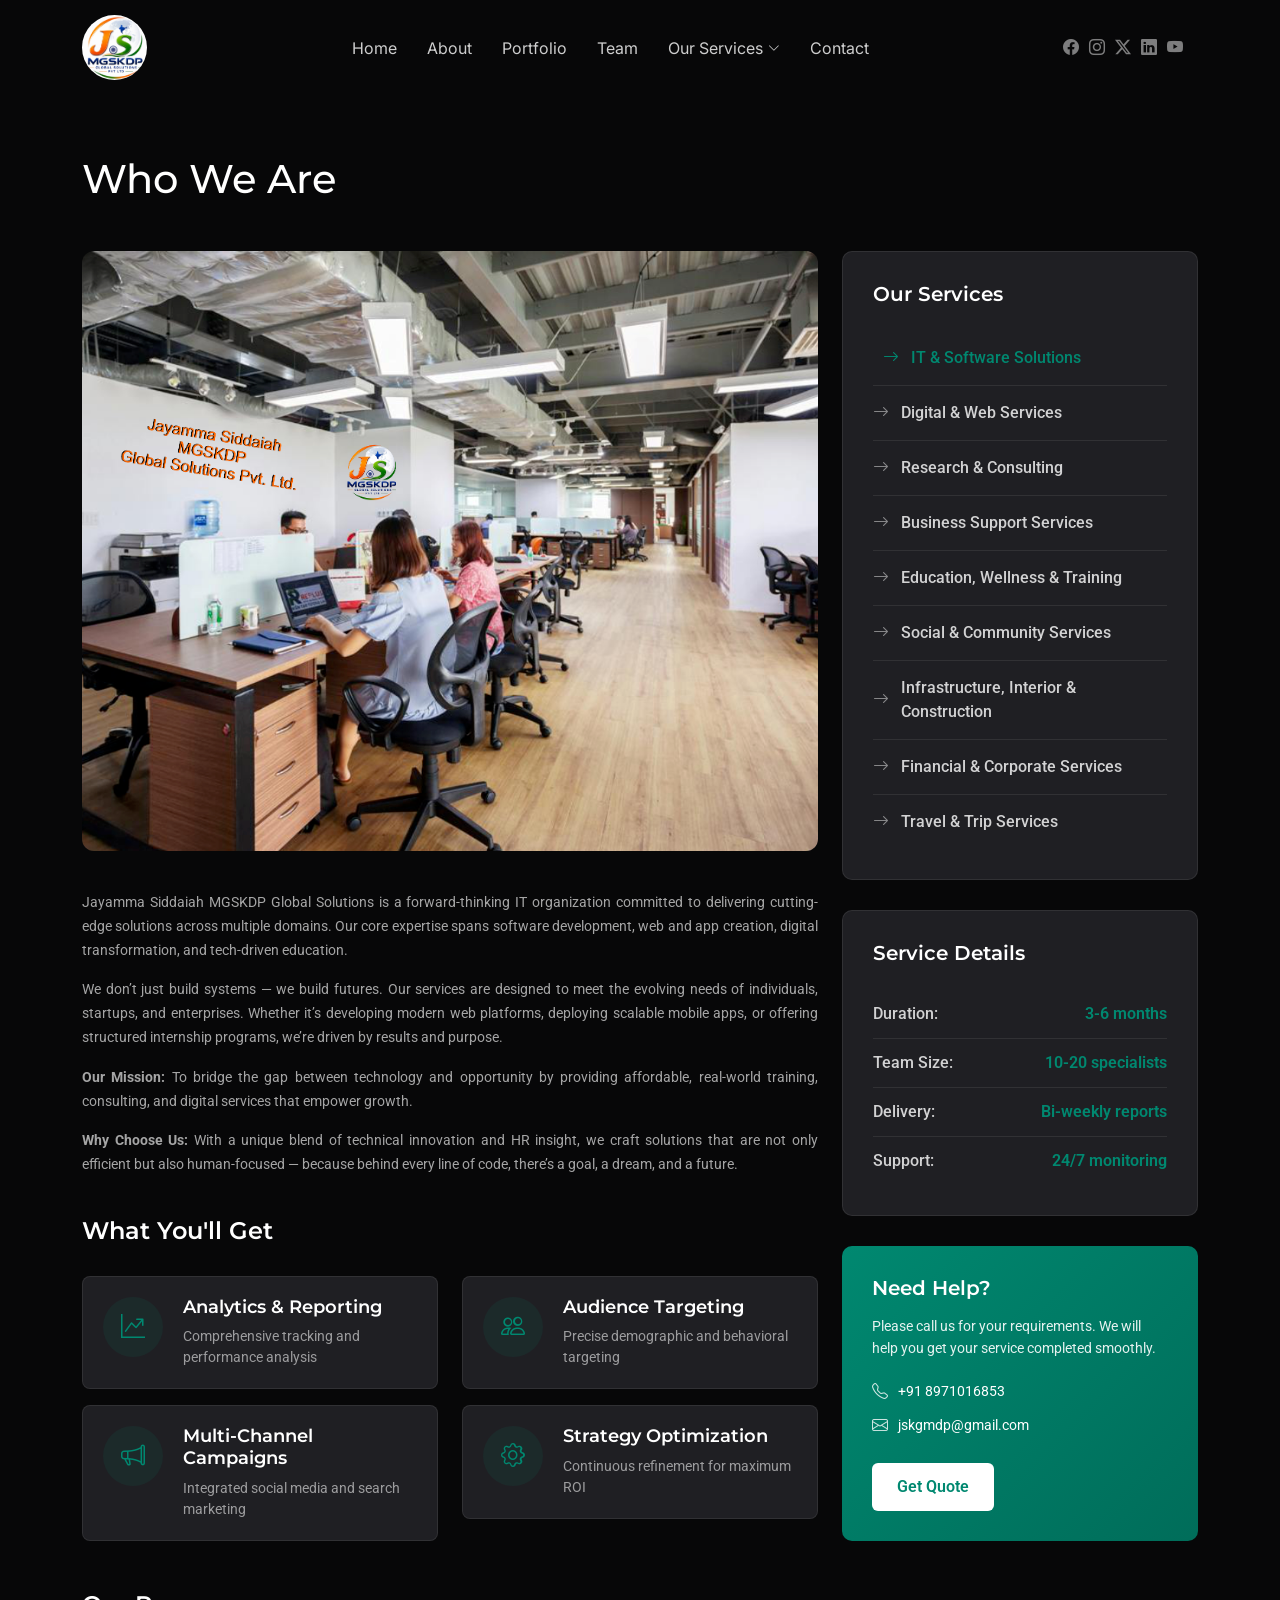
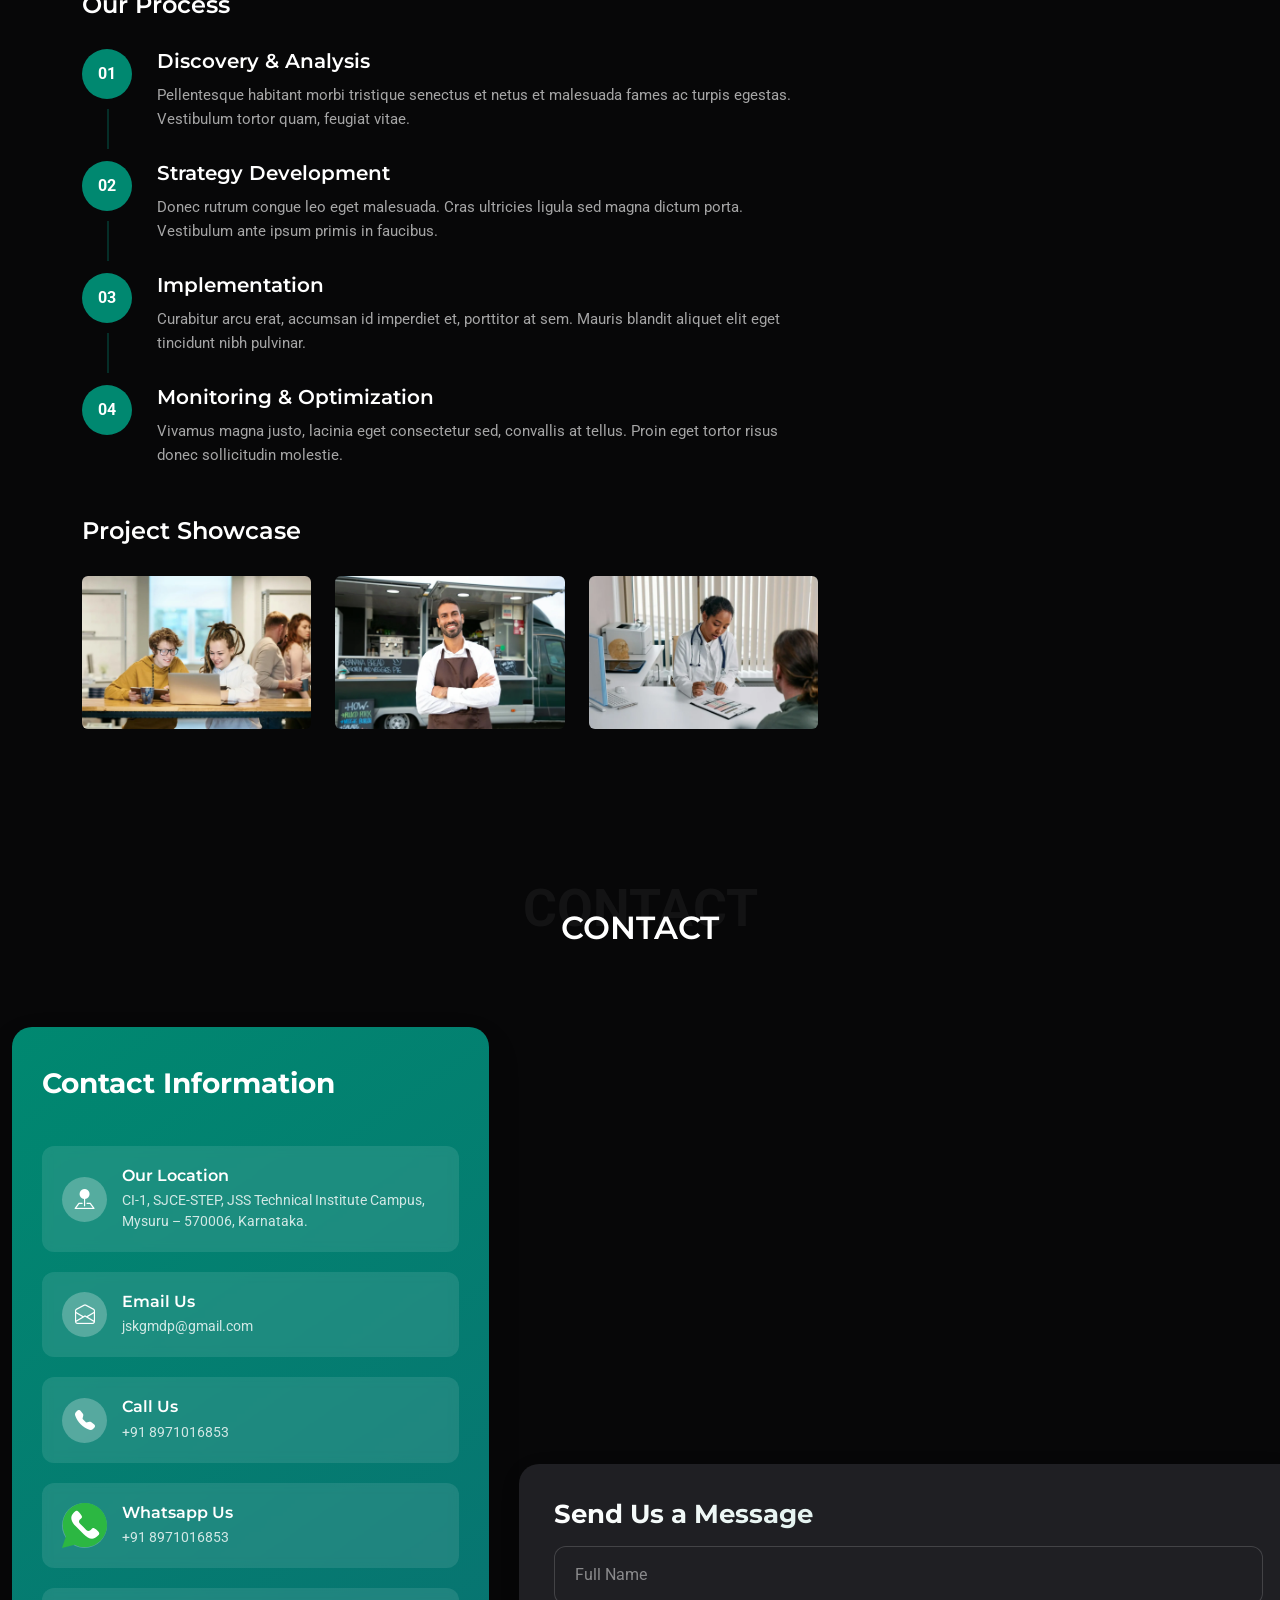
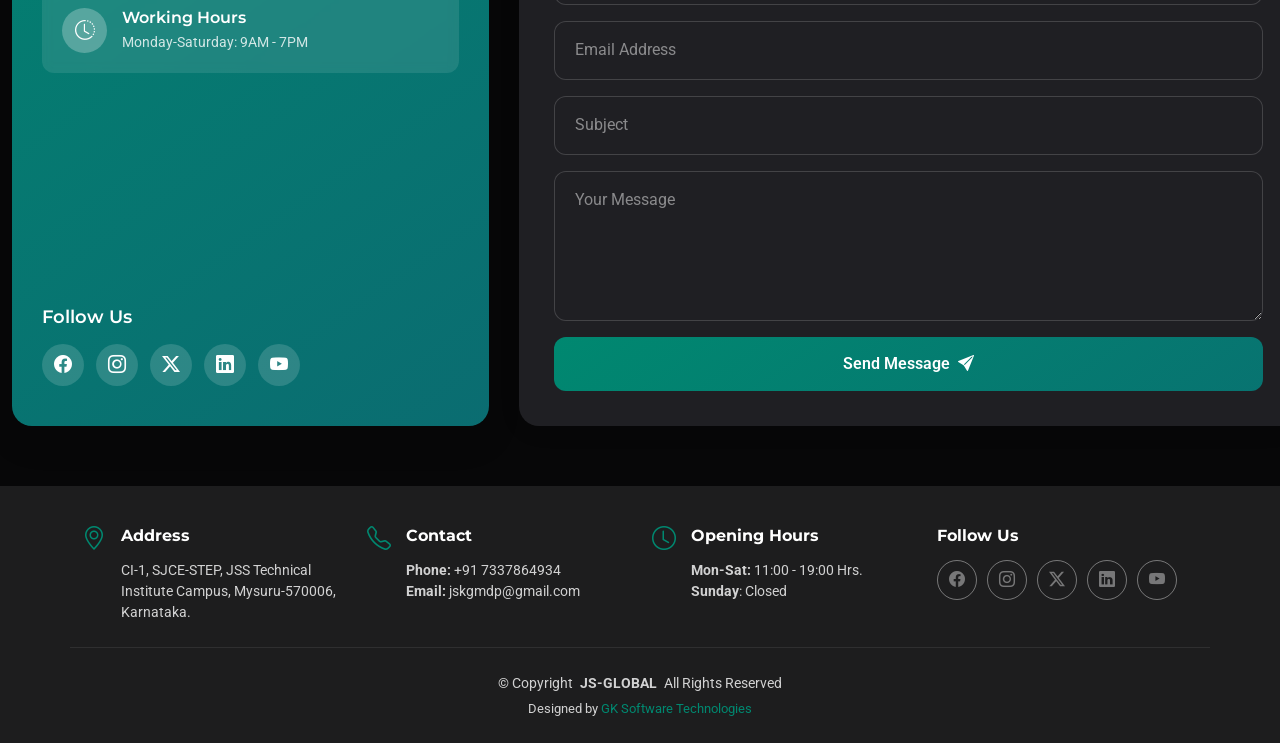
<file: about.html>
<!DOCTYPE html>
<html lang="en">

<head>
  <meta charset="utf-8">
  <meta content="width=device-width, initial-scale=1.0" name="viewport">
  <title>JS Global- Innovative Business Solutions for Tomorrow</title>
  <meta name="description" content="">
  <meta name="keywords" content="">

  <!-- Favicons -->
  <link href="assets/img/favicon.png" rel="icon">
  <link href="assets/img/apple-touch-icon.png" rel="apple-touch-icon">

  <!-- Fonts -->
  <link href="https://fonts.googleapis.com" rel="preconnect">
  <link href="https://fonts.gstatic.com" rel="preconnect" crossorigin>
  <link href="https://fonts.googleapis.com/css2?family=Roboto:ital,wght@0,100;0,300;0,400;0,500;0,700;0,900;1,100;1,300;1,400;1,500;1,700;1,900&family=Montserrat:ital,wght@0,100;0,200;0,300;0,400;0,500;0,600;0,700;0,800;0,900;1,100;1,200;1,300;1,400;1,500;1,600;1,700;1,800;1,900&family=Inter:wght@100;200;300;400;500;600;700;800;900&display=swap" rel="stylesheet">

  <!-- Vendor CSS Files -->
  <link href="assets/vendor/bootstrap/css/bootstrap.min.css" rel="stylesheet">
  <link href="assets/vendor/bootstrap-icons/bootstrap-icons.css" rel="stylesheet">
  <link href="assets/vendor/aos/aos.css" rel="stylesheet">
  <link href="assets/vendor/glightbox/css/glightbox.min.css" rel="stylesheet">
  <link href="assets/vendor/swiper/swiper-bundle.min.css" rel="stylesheet">

  <!-- Main CSS File -->
  <link href="assets/css/main.css" rel="stylesheet">

  <!-- =======================================================
  * Template Name: Nexa
  * Template URL: https://bootstrapmade.com/nexa-bootstrap-agency-template/
  * Updated: Aug 19 2025 with Bootstrap v5.3.7
  * Author: BootstrapMade.com
  * License: https://bootstrapmade.com/license/
  ======================================================== -->
</head>

<body class="service-details-page">

  <header id="header" class="header d-flex align-items-center sticky-top">
    <div class="container position-relative d-flex align-items-center justify-content-between">

      <a href="index.html" class="logo d-flex align-items-center me-auto me-xl-0">
        <!-- Uncomment the line below if you also wish to use an image logo -->
        <img src="assets/images/jslogonew.jpeg" alt="">
        <!-- <h1 class="sitename">Nexa</h1> -->
      </a>

      <nav id="navmenu" class="navmenu">
        <ul>
          <li><a href="index.html" class="active">Home</a></li>
          <li><a href="#about">About</a></li>
          <li><a href="#portfolio">Portfolio</a></li>
          <li><a href="#team">Team</a></li>
             <li class="dropdown"><a href="#"><span>Our Services</span> <i class="bi bi-chevron-down toggle-dropdown"></i></a>
            <ul>
               <li><a href="it-software.html">IT & Software Solutions</a></li>
              <li><a href="digital-web.html">Digital & Web Services</a></li>
              <li><a href="research-consult.html">Research & Consulting</a></li>
              <li><a href="business-support.html">Business Support Services</a></li>
              <li><a href="education-wellness.html">Education, Wellness & Training</a></li>
              <li><a href="social-community.html">Social & Community Services</a></li>
              <li><a href="infrastructure-construction.html">Infrastructure, Interior & Construction</a></li>
              <li><a href="financial-service.html">Financial & Corporate Services</a></li>
               <li><a href="travel-services.html">Travel & Trip Services</a></li>
            </ul>
          </li>
          <li><a href="#contact">Contact</a></li>
        </ul>
        <i class="mobile-nav-toggle d-xl-none bi bi-list"></i>
      </nav>

      <div class="header-social-links">
       <a href="https://www.facebook.com/profile.php?id=61589741126124"><i class="bi bi-facebook"></i></a>
            <a href="https://www.instagram.com/jaya12052026/"><i class="bi bi-instagram"></i></a>
               <a href="#"><i class="bi bi-twitter-x"></i></a>
                <a href="#"><i class="bi bi-linkedin"></i></a>
                <a href="#"><i class="bi bi-youtube"></i></a>
      </div>

    </div>
  </header>

  <main class="main">

    <!-- Page Title -->
    <!-- <div class="page-title light-background">
      <div class="container d-lg-flex justify-content-between align-items-center">
        <h1 class="mb-2 mb-lg-0">Who We Are</h1>
        <nav class="breadcrumbs">
          <ol>
            <li><a href="index.html">Home</a></li>
            <li class="current">Service Details</li>
          </ol>
        </nav>
      </div>
    </div> -->
    <!-- End Page Title -->

    <!-- Service Details Section -->
    <section id="service-details" class="service-details section">

      <div class="container" data-aos="fade-up" data-aos-delay="100">

        <div class="row gy-5">
          <h1 class="mb-2 mb-lg-0">Who We Are</h1>

          <div class="col-lg-8" data-aos="fade-up" data-aos-delay="200">
            <div class="service-hero">
              <img src="assets/images/about-js.png" alt="" class="img-fluid">
              <!-- <div class="service-badge">
                <span>Premium Service</span>
              </div> -->
            </div>

            <div class="service-content">
              <div class="service-header">
                <!-- <h2>About Us</h2> -->
                <p class="service-intro" style="text-align: justify;">Jayamma Siddaiah MGSKDP Global Solutions is a forward-thinking IT organization committed to delivering cutting-edge solutions across multiple domains. Our core expertise spans software development, web and app creation, digital transformation, and tech-driven education.</p>
                  <p class="service-intro" style="text-align: justify;">We don’t just build systems — we build futures. Our services are designed to meet the evolving needs of individuals, startups, and enterprises. Whether it’s developing modern web platforms, deploying scalable mobile apps, or offering structured internship programs, we’re driven by results and purpose.</p>
                    <p class="service-intro" style="text-align: justify;"> <strong>Our Mission:</strong> To bridge the gap between technology and opportunity by providing affordable, real-world training, consulting, and digital services that empower growth.</p>
                       <p class="service-intro" style="text-align: justify;"><strong> Why Choose Us:</strong> With a unique blend of technical innovation and HR insight, we craft solutions that are not only efficient but also human-focused — because behind every line of code, there’s a goal, a dream, and a future.</p>
              </div>

              <div class="service-features">
                <h4>What You'll Get</h4>
                <div class="row gy-3">
                  <div class="col-md-6">
                    <div class="feature-item">
                      <div class="feature-icon">
                        <i class="bi bi-graph-up-arrow"></i>
                      </div>
                      <div class="feature-content">
                        <h5>Analytics &amp; Reporting</h5>
                        <p>Comprehensive tracking and performance analysis</p>
                      </div>
                    </div>
                  </div>
                  <div class="col-md-6">
                    <div class="feature-item">
                      <div class="feature-icon">
                        <i class="bi bi-people"></i>
                      </div>
                      <div class="feature-content">
                        <h5>Audience Targeting</h5>
                        <p>Precise demographic and behavioral targeting</p>
                      </div>
                    </div>
                  </div>
                  <div class="col-md-6">
                    <div class="feature-item">
                      <div class="feature-icon">
                        <i class="bi bi-megaphone"></i>
                      </div>
                      <div class="feature-content">
                        <h5>Multi-Channel Campaigns</h5>
                        <p>Integrated social media and search marketing</p>
                      </div>
                    </div>
                  </div>
                  <div class="col-md-6">
                    <div class="feature-item">
                      <div class="feature-icon">
                        <i class="bi bi-gear"></i>
                      </div>
                      <div class="feature-content">
                        <h5>Strategy Optimization</h5>
                        <p>Continuous refinement for maximum ROI</p>
                      </div>
                    </div>
                  </div>
                </div>
              </div>

              <div class="service-process">
                <h4>Our Process</h4>
                <div class="process-steps">
                  <div class="process-step">
                    <div class="step-number">01</div>
                    <div class="step-content">
                      <h5>Discovery &amp; Analysis</h5>
                      <p>Pellentesque habitant morbi tristique senectus et netus et malesuada fames ac turpis egestas. Vestibulum tortor quam, feugiat vitae.</p>
                    </div>
                  </div>
                  <div class="process-step">
                    <div class="step-number">02</div>
                    <div class="step-content">
                      <h5>Strategy Development</h5>
                      <p>Donec rutrum congue leo eget malesuada. Cras ultricies ligula sed magna dictum porta. Vestibulum ante ipsum primis in faucibus.</p>
                    </div>
                  </div>
                  <div class="process-step">
                    <div class="step-number">03</div>
                    <div class="step-content">
                      <h5>Implementation</h5>
                      <p>Curabitur arcu erat, accumsan id imperdiet et, porttitor at sem. Mauris blandit aliquet elit eget tincidunt nibh pulvinar.</p>
                    </div>
                  </div>
                  <div class="process-step">
                    <div class="step-number">04</div>
                    <div class="step-content">
                      <h5>Monitoring &amp; Optimization</h5>
                      <p>Vivamus magna justo, lacinia eget consectetur sed, convallis at tellus. Proin eget tortor risus donec sollicitudin molestie.</p>
                    </div>
                  </div>
                </div>
              </div>

              <div class="service-gallery" data-aos="fade-up" data-aos-delay="300">
                <h4>Project Showcase</h4>
                <div class="row gy-3">
                  <div class="col-md-4">
                    <img src="assets/img/services/services-2.webp" alt="" class="img-fluid rounded">
                  </div>
                  <div class="col-md-4">
                    <img src="assets/img/services/services-8.webp" alt="" class="img-fluid rounded">
                  </div>
                  <div class="col-md-4">
                    <img src="assets/img/services/services-11.webp" alt="" class="img-fluid rounded">
                  </div>
                  </div>
              </div>
            </div>
          </div>

          <div class="col-lg-4" data-aos="fade-up" data-aos-delay="400">
            <div class="service-sidebar">

              <div class="service-menu">
                <h4>Our Services</h4>
                <div class="menu-list">
                  <a href="it-software.html" class="menu-item active">
                    <i class="bi bi-arrow-right"></i>
                    <span>IT & Software Solutions</span>
                  </a>
                  <a href="digital-web.html" class="menu-item">
                    <i class="bi bi-arrow-right"></i>
                    <span>Digital & Web Services</span>
                  </a>
                  <a href="research-consult.html" class="menu-item">
                    <i class="bi bi-arrow-right"></i>
                    <span>Research & Consulting</span>
                  </a>
                  <a href="business-support.html" class="menu-item">
                    <i class="bi bi-arrow-right"></i>
                    <span>Business Support Services</span>
                  </a>
                  <a href="education-wellness.html" class="menu-item">
                    <i class="bi bi-arrow-right"></i>
                    <span>Education, Wellness & Training</span>
                  </a>
                       <a href="social-community.html" class="menu-item">
                    <i class="bi bi-arrow-right"></i>
                    <span>Social & Community Services</span>
                  </a>
                       <a href="infrastructure-construction.html" class="menu-item">
                    <i class="bi bi-arrow-right"></i>
                    <span>Infrastructure, Interior & Construction</span>
                  </a>
                       <a href="financial-service.html" class="menu-item">
                    <i class="bi bi-arrow-right"></i>
                    <span>Financial & Corporate Services</span>
                  </a>
                         <a href="travel-services.html" class="menu-item">
                    <i class="bi bi-arrow-right"></i>
                    <span>Travel & Trip Services</span>
                  </a>
                </div>
              </div>

              <div class="service-info">
                <h4>Service Details</h4>
                <div class="info-list">
                  <div class="info-item">
                    <span class="info-label">Duration:</span>
                    <span class="info-value">3-6 months</span>
                  </div>
                  <div class="info-item">
                    <span class="info-label">Team Size:</span>
                    <span class="info-value">10-20 specialists</span>
                  </div>
                  <div class="info-item">
                    <span class="info-label">Delivery:</span>
                    <span class="info-value">Bi-weekly reports</span>
                  </div>
                  <div class="info-item">
                    <span class="info-label">Support:</span>
                    <span class="info-value">24/7 monitoring</span>
                  </div>
                </div>
              </div>

              <div class="contact-card">
                <div class="contact-content">
                  <h4>Need Help?</h4>
                  <p>Please call us for your requirements. We will help you get your service completed smoothly.
</p>
                  <div class="contact-info">
                    <div class="contact-item">
                      <i class="bi bi-telephone"></i>
                      <span>+91 8971016853</span>
                    </div>
                    <div class="contact-item">
                      <i class="bi bi-envelope"></i>
                      <span>jskgmdp@gmail.com</span>
                    </div>
                  </div>
                  <a href="#" class="btn btn-primary">Get Quote</a>
                </div>
              </div>

            </div>
          </div>

        </div>

      </div>

    </section><!-- /Service Details Section -->

    
    <!-- Contact Section -->
    <section id="contact" class="contact section">
      <!-- Section Title -->
      <div class="container section-title" data-aos="fade-up">
        <span class="description-title">Contact</span>
        <h2>Contact</h2>
        <!-- <p>Necessitatibus eius consequatur ex aliquid fuga eum quidem sint consectetur velit</p> -->
      </div><!-- End Section Title -->

      <div class="container">
        <div class="contact-wrapper">
          <div class="contact-info-panel">
            <div class="contact-info-header">
              <h3>Contact Information</h3>
              <!-- <p>Dignissimos deleniti accusamus rerum voluptate. Dignissimos rerum sit maiores reiciendis voluptate inventore ut.</p> -->
            </div>

            <div class="contact-info-cards">
              <div class="info-card">
                <div class="icon-container">
                  <i class="bi bi-pin-map-fill"></i>
                </div>
                <div class="card-content">
                  <h4>Our Location</h4>
                  <p>CI-1, SJCE-STEP, JSS Technical Institute Campus, Mysuru – 570006, Karnataka.</p>
                </div>
              </div>

              <a href="mailto:jskgmdp@gmail.com" class="call-card">
              <div class="info-card">
                <div class="icon-container">
                  <i class="bi bi-envelope-open"></i>
                </div>
                <div class="card-content">
                  <h4>Email Us</h4>
                  <p>jskgmdp@gmail.com</p>
                </div>
              </div></a>

              <a href="tel:+918971016853" class="call-card">
              <div class="info-card">
                <div class="icon-container">
                  <i class="bi bi-telephone-fill"></i>
                </div>

                <div class="card-content">
                  <h4>Call Us</h4>

                  <p>+91 8971016853</p>
                </div>
              </div> </a>

              <a href="https://wa.me/918971016853?text=Hi,%20I%20am%20interested%20in%20your%20services.%20Please%20provide%20more%20details."
                            class="call-card"
                            target="_blank">
              <div class="info-card">
                <div class="icon-container">
                  <svg version="1.1" id="Capa_1" xmlns="http://www.w3.org/2000/svg" xmlns:xlink="http://www.w3.org/1999/xlink" x="0px" y="0px"
	                      viewBox="0 0 58 58" style="enable-background:new 0 0 58 58;" xml:space="preserve">
                    <g>
	                    <path style="fill:#2CB742;" d="M0,58l4.988-14.963C2.457,38.78,1,33.812,1,28.5C1,12.76,13.76,0,29.5,0S58,12.76,58,28.5
		                        S45.24,57,29.5,57c-4.789,0-9.299-1.187-13.26-3.273L0,58z"/>
	                    <path style="fill:#FFFFFF;" d="M47.683,37.985c-1.316-2.487-6.169-5.331-6.169-5.331c-1.098-0.626-2.423-0.696-3.049,0.42
                            c0,0-1.577,1.891-1.978,2.163c-1.832,1.241-3.529,1.193-5.242-0.52l-3.981-3.981l-3.981-3.981c-1.713-1.713-1.761-3.41-0.52-5.242
                            c0.272-0.401,2.163-1.978,2.163-1.978c1.116-0.627,1.046-1.951,0.42-3.049c0,0-2.844-4.853-5.331-6.169
                            c-1.058-0.56-2.357-0.364-3.203,0.482l-1.758,1.758c-5.577,5.577-2.831,11.873,2.746,17.45l5.097,5.097l5.097,5.097
                            c5.577,5.577,11.873,8.323,17.45,2.746l1.758-1.758C48.048,40.341,48.243,39.042,47.683,37.985z"/>
                        </g>
                  </svg>
                </div>
                <div class="card-content">
                  <h4>Whatsapp Us</h4>
                  <p>+91 8971016853</p>
                </div>
              </div>  </a>
              


              <div class="info-card">
                <div class="icon-container">
                  <i class="bi bi-clock-history"></i>
                </div>
                <div class="card-content">
                  <h4>Working Hours</h4>
                  <p>Monday-Saturday: 9AM - 7PM</p>
                </div>
              </div>
            </div>

            <div class="social-links-panel">
              <h5>Follow Us</h5>
              <div class="social-icons">
                <a href="https://www.facebook.com/profile.php?id=61589741126124"><i class="bi bi-facebook"></i></a>
                        <a href="https://www.instagram.com/jaya12052026/"><i class="bi bi-instagram"></i></a>
                      <a href="#"><i class="bi bi-twitter-x"></i></a>
                <a href="#"><i class="bi bi-linkedin"></i></a>
                <a href="#"><i class="bi bi-youtube"></i></a>
              </div>
            </div>
          </div>
          <div class="contact-form-panel">
<div class="map-container">
  <iframe
   src="https://www.google.com/maps/embed?pb=!1m18!1m12!1m3!1d3897.9906392015014!2d76.61071902478491!3d12.316416728904521!2m3!1f0!2f0!3f0!3m2!1i1024!2i768!4f13.1!3m3!1m2!1s0x3baf7b67b7b7609b%3A0xb265f428562cf9ef!2sSJCE-STEP!5e0!3m2!1sen!2sin!4v1779540775762!5m2!1sen!2sin" width="600" height="450" style="border:0;" allowfullscreen="" loading="lazy" referrerpolicy="no-referrer-when-downgrade">
  </iframe>  
  <style>
  .map-container iframe {
    border-radius: 15px;
    border: 0;
    }
</style>
</div>
      <div class="form-container">
              <h3>Send Us a Message</h3>
              
              <form action="https://api.web3forms.com/submit" method="POST">
                <input type="hidden" name="access_key" value="e2772ad6-9057-434c-86b8-b969ebd08cb9">
                
                <div class="form-floating mb-3">
                  <input type="text" class="form-control" id="nameInput" name="name" placeholder="Full Name" required="">
                  <label for="nameInput">Full Name</label>
                </div>

                <div class="form-floating mb-3">
                  <input type="email" class="form-control" id="emailInput" name="email" placeholder="Email Address" required="">
                  <label for="emailInput">Email Address</label>
                </div>

                <div class="form-floating mb-3">
                  <input type="text" class="form-control" id="subjectInput" name="subject" placeholder="Subject" required="">
                  <label for="subjectInput">Subject</label>
                </div>

                <div class="form-floating mb-3">
                  <textarea class="form-control" id="messageInput" name="message" rows="5" placeholder="Your Message" style="height: 150px" required=""></textarea>
                  <label for="messageInput">Your Message</label>
                </div>

                <div class="d-grid">
                  <button type="submit" class="btn-submit">
                    Send Message <i class="bi bi-send-fill ms-2"></i>
                  </button>
                </div>

              </form>
            </div>
          </div>
        </div>
      </div>
    </section><!-- /Contact Section -->
  </main>

  <footer id="footer" class="footer light-background">

    <div class="container">
      <div class="row gy-3">
        <div class="col-lg-3 col-md-6 d-flex">
          <i class="bi bi-geo-alt icon"></i>
          <div class="address">
            <h4>Address</h4>
            <p>CI-1, SJCE-STEP, JSS Technical Institute Campus, Mysuru-570006, Karnataka.</p>
            <p></p>
            <p></p>
          </div>

        </div>

        <div class="col-lg-3 col-md-6 d-flex">
          <i class="bi bi-telephone icon"></i>
          <div>
            <h4>Contact</h4>
            <p>
              <strong>Phone:</strong> <span>+91 7337864934</span><br>
              <strong>Email:</strong> <span>jskgmdp@gmail.com</span><br>
            </p>
          </div>
        </div>

        <div class="col-lg-3 col-md-6 d-flex">
          <i class="bi bi-clock icon"></i>
          <div>
            <h4>Opening Hours</h4>
            <p>
              <strong>Mon-Sat:</strong> <span>11:00 - 19:00 Hrs.</span><br>
              <strong>Sunday</strong>: <span>Closed</span>
            </p>
          </div>
        </div>

        <div class="col-lg-3 col-md-6">
          <h4>Follow Us</h4>
          <div class="social-links d-flex">
                  <a href="https://www.facebook.com/profile.php?id=61589741126124"><i class="bi bi-facebook"></i></a>
                        <a href="https://www.instagram.com/jaya12052026/"><i class="bi bi-instagram"></i></a>
                      <a href="#"><i class="bi bi-twitter-x"></i></a>
                <a href="#"><i class="bi bi-linkedin"></i></a>
                <a href="#"><i class="bi bi-youtube"></i></a>
          </div>
        </div>

      </div>
    </div>

    <div class="container copyright text-center mt-4">
      <p>© <span>Copyright</span> <strong class="px-1 sitename">JS-GLOBAL</strong> <span>All Rights Reserved</span></p>
      <div class="credits">
        <!-- All the links in the footer should remain intact. -->
        <!-- You can delete the links only if you've purchased the pro version. -->
        <!-- Licensing information: https://bootstrapmade.com/license/ -->
        <!-- Purchase the pro version with working PHP/AJAX contact form: [buy-url] -->
        Designed by <a href="https://www.gksoftwaretechnologies.com/">GK Software Technologies</a>
      </div>
    </div>

  </footer>

  <!-- Scroll Top -->
  <a href="#" id="scroll-top" class="scroll-top d-flex align-items-center justify-content-center"></a>
<!-- <i class="bi bi-arrow-up-short"></i> -->

  <!-- Preloader -->
  <div id="preloader"></div>

  <!-- Vendor JS Files -->
  <script src="assets/vendor/bootstrap/js/bootstrap.bundle.min.js"></script>
  <script src="assets/vendor/php-email-form/validate.js"></script>
  <script src="assets/vendor/aos/aos.js"></script>
  <script src="assets/vendor/glightbox/js/glightbox.min.js"></script>
  <script src="assets/vendor/purecounter/purecounter_vanilla.js"></script>
  <script src="assets/vendor/swiper/swiper-bundle.min.js"></script>
  <script src="assets/vendor/imagesloaded/imagesloaded.pkgd.min.js"></script>
  <script src="assets/vendor/isotope-layout/isotope.pkgd.min.js"></script>

  <!-- Main JS File -->
  <script src="assets/js/main.js"></script>

</body>

</html>
</file>
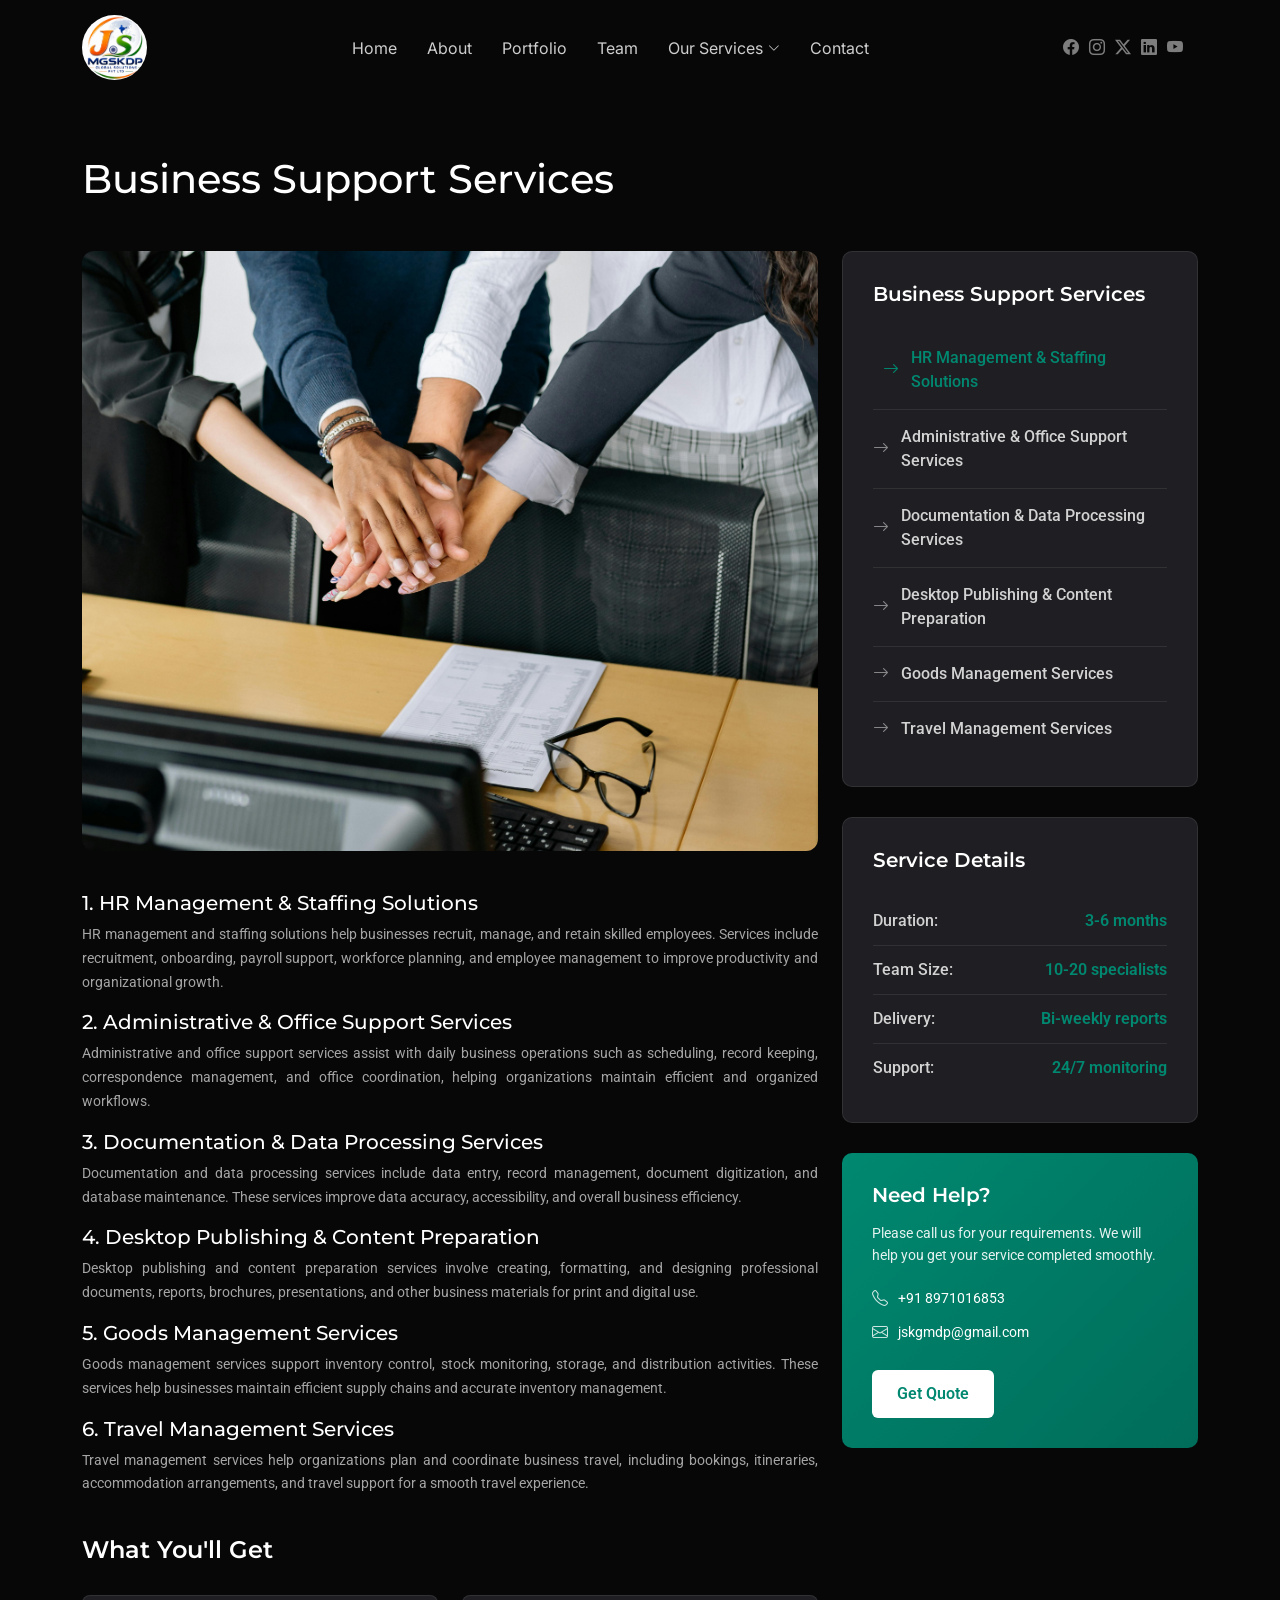
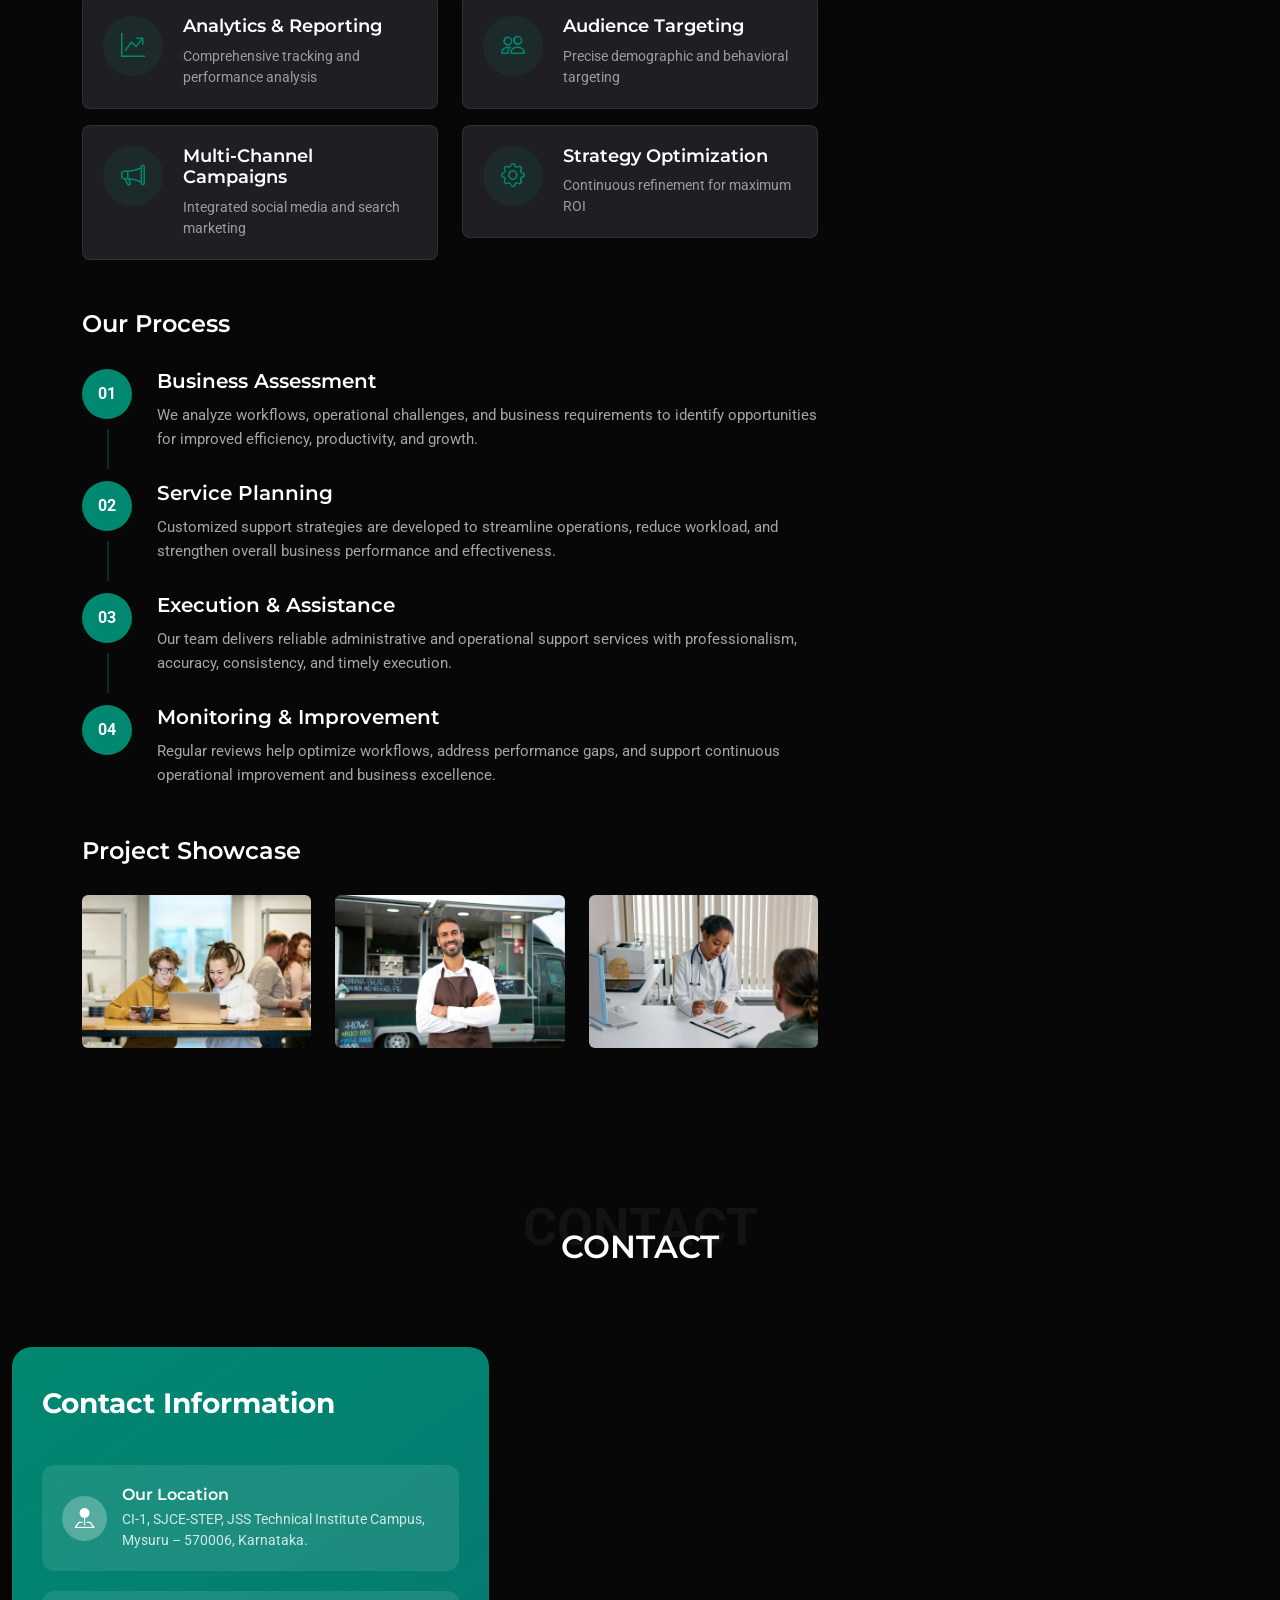
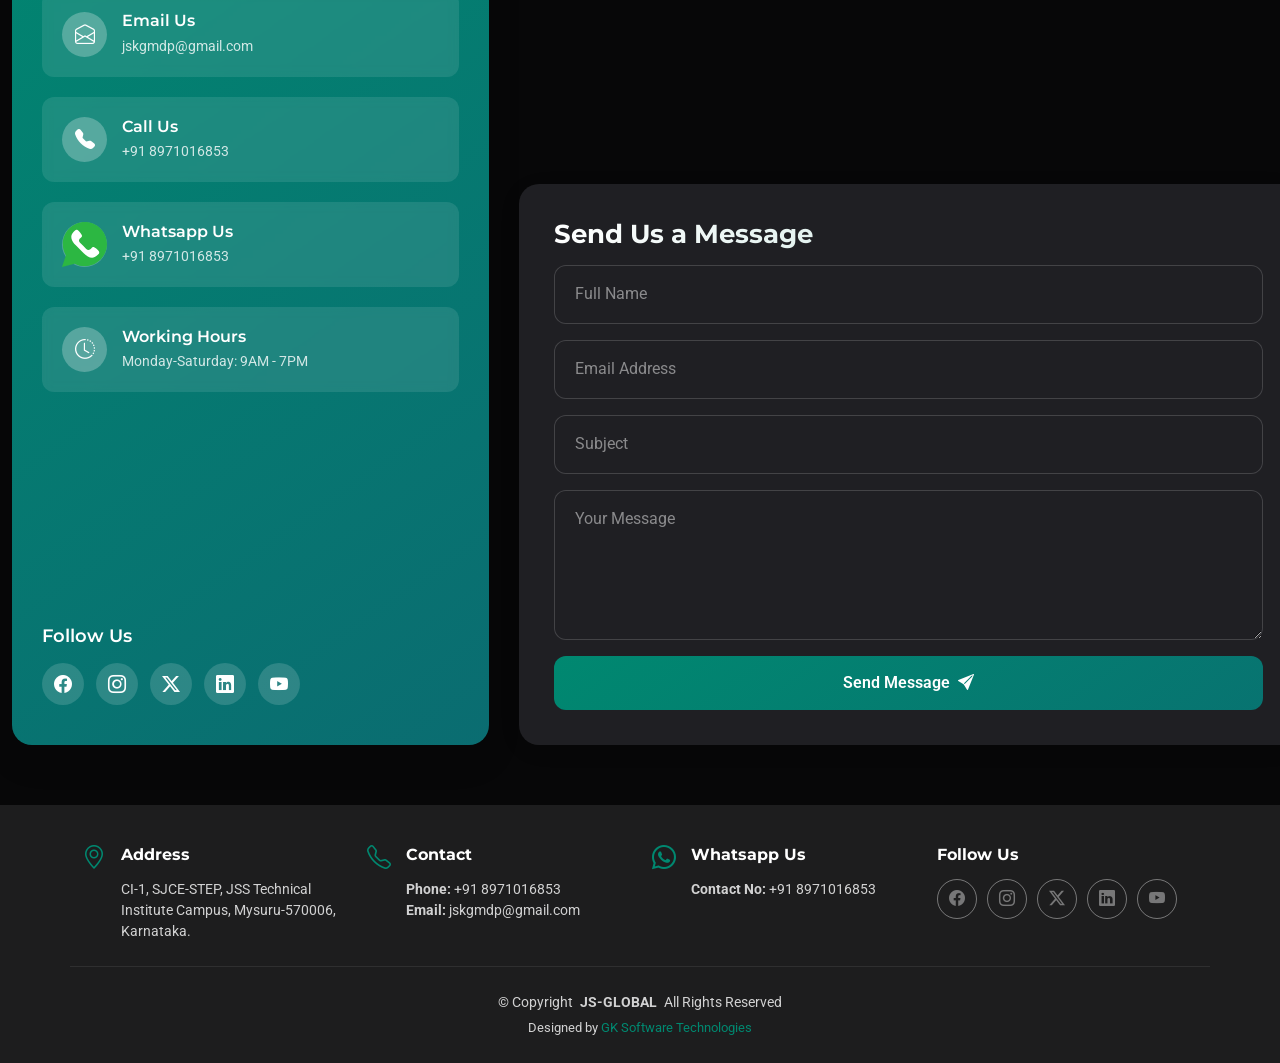
<file: business-support.html>
<!DOCTYPE html>
<html lang="en">

<head>
  <meta charset="utf-8">
  <meta content="width=device-width, initial-scale=1.0" name="viewport">
  <title>JS Global- Innovative Business Solutions for Tomorrow</title>
  <meta name="description" content="">
  <meta name="keywords" content="">

  <!-- Favicons -->
  <link href="assets/img/favicon.png" rel="icon">
  <link href="assets/img/apple-touch-icon.png" rel="apple-touch-icon">

  <!-- Fonts -->
  <link href="https://fonts.googleapis.com" rel="preconnect">
  <link href="https://fonts.gstatic.com" rel="preconnect" crossorigin>
  <link href="https://fonts.googleapis.com/css2?family=Roboto:ital,wght@0,100;0,300;0,400;0,500;0,700;0,900;1,100;1,300;1,400;1,500;1,700;1,900&family=Montserrat:ital,wght@0,100;0,200;0,300;0,400;0,500;0,600;0,700;0,800;0,900;1,100;1,200;1,300;1,400;1,500;1,600;1,700;1,800;1,900&family=Inter:wght@100;200;300;400;500;600;700;800;900&display=swap" rel="stylesheet">

  <!-- Vendor CSS Files -->
  <link href="assets/vendor/bootstrap/css/bootstrap.min.css" rel="stylesheet">
  <link href="assets/vendor/bootstrap-icons/bootstrap-icons.css" rel="stylesheet">
  <link href="assets/vendor/aos/aos.css" rel="stylesheet">
  <link href="assets/vendor/glightbox/css/glightbox.min.css" rel="stylesheet">
  <link href="assets/vendor/swiper/swiper-bundle.min.css" rel="stylesheet">

  <!-- Main CSS File -->
  <link href="assets/css/main.css" rel="stylesheet">

  <!-- =======================================================
  * Template Name: Nexa
  * Template URL: https://bootstrapmade.com/nexa-bootstrap-agency-template/
  * Updated: Aug 19 2025 with Bootstrap v5.3.7
  * Author: BootstrapMade.com
  * License: https://bootstrapmade.com/license/
  ======================================================== -->
</head>

<body class="service-details-page">

  <header id="header" class="header d-flex align-items-center sticky-top">
    <div class="container position-relative d-flex align-items-center justify-content-between">

      <a href="index.html" class="logo d-flex align-items-center me-auto me-xl-0">
        <!-- Uncomment the line below if you also wish to use an image logo -->
           <img src="assets/images/jslogonew.jpeg" alt="">
        <!-- <h1 class="sitename">Nexa</h1> -->
      </a>

      <nav id="navmenu" class="navmenu">
        <ul>
          <li><a href="index.html" class="active">Home</a></li>
          <li><a href="about.html">About</a></li>
          <li><a href="#portfolio">Portfolio</a></li>
          <li><a href="#team">Team</a></li>
             <li class="dropdown"><a href="#"><span>Our Services</span> <i class="bi bi-chevron-down toggle-dropdown"></i></a>
            <ul>
                <li><a href="it-software.html">IT & Software Solutions</a></li>
              <li><a href="digital-web.html">Digital & Web Services</a></li>
              <li><a href="research-consult.html">Research & Consulting</a></li>
              <li><a href="business-support.html">Business Support Services</a></li>
              <li><a href="education-wellness.html">Education, Wellness & Training</a></li>
              <li><a href="social-community.html">Social & Community Services</a></li>
              <li><a href="infrastructure-construction.html">Infrastructure, Interior & Construction</a></li>
              <li><a href="financial-service.html">Financial & Corporate Services</a></li>
               <li><a href="travel-services.html">Travel & Trip Services</a></li>
            </ul>
          </li>
          <li><a href="#contact">Contact</a></li>
        </ul>
        <i class="mobile-nav-toggle d-xl-none bi bi-list"></i>
      </nav>

      <div class="header-social-links">
       <a href="https://www.facebook.com/profile.php?id=61589741126124"><i class="bi bi-facebook"></i></a>
            <a href="https://www.instagram.com/jaya12052026/"><i class="bi bi-instagram"></i></a>
               <a href="#"><i class="bi bi-twitter-x"></i></a>
                <a href="#"><i class="bi bi-linkedin"></i></a>
                <a href="#"><i class="bi bi-youtube"></i></a>
      </div>

    </div>
  </header>

  <main class="main">

    <!-- Page Title -->
    <!-- <div class="page-title light-background">
      <div class="container d-lg-flex justify-content-between align-items-center">
        <h1 class="mb-2 mb-lg-0">Who We Are</h1>
        <nav class="breadcrumbs">
          <ol>
            <li><a href="index.html">Home</a></li>
            <li class="current">Service Details</li>
          </ol>
        </nav>
      </div>
    </div> -->
    <!-- End Page Title -->

    <!-- Service Details Section -->
    <section id="service-details" class="service-details section">

      <div class="container" data-aos="fade-up" data-aos-delay="100">

        <div class="row gy-5">
          <h1 class="mb-2 mb-lg-0">Business Support Services</h1>

          <div class="col-lg-8" data-aos="fade-up" data-aos-delay="200">
            <div class="service-hero">
              <img src="assets/pageimages/business-support.jpg" alt="" class="img-fluid">
              <!-- <div class="service-badge">
                <span>Premium Service</span>
              </div> -->
            </div>

            <div class="service-content">
              <div class="service-header">
                <h5>1. HR Management & Staffing Solutions</h5>
                <p class="service-intro" style="text-align: justify;">HR management and staffing solutions help businesses recruit, manage, and retain skilled employees. Services include recruitment, onboarding, payroll support, workforce planning, and employee management to improve productivity and organizational growth.</p>

                <h5>2. Administrative & Office Support Services</h5>
                 <p class="service-intro" style="text-align: justify;">Administrative and office support services assist with daily business operations such as scheduling, record keeping, correspondence management, and office coordination, helping organizations maintain efficient and organized workflows.</p>

                <h5>3. Documentation & Data Processing Services</h5>
                 <p class="service-intro" style="text-align: justify;">Documentation and data processing services include data entry, record management, document digitization, and database maintenance. These services improve data accuracy, accessibility, and overall business efficiency.</p>

                <h5>4. Desktop Publishing & Content Preparation</h5>
                 <p class="service-intro" style="text-align: justify;">Desktop publishing and content preparation services involve creating, formatting, and designing professional documents, reports, brochures, presentations, and other business materials for print and digital use.</p>

                <h5>5. Goods Management Services</h5>
                 <p class="service-intro" style="text-align: justify;">Goods management services support inventory control, stock monitoring, storage, and distribution activities. These services help businesses maintain efficient supply chains and accurate inventory management.</p>

                <h5>6. Travel Management Services</h5>
                 <p class="service-intro" style="text-align: justify;">Travel management services help organizations plan and coordinate business travel, including bookings, itineraries, accommodation arrangements, and travel support for a smooth travel experience.</p>

              </div>

              <div class="service-features">
                <h4>What You'll Get</h4>
                <div class="row gy-3">
                  <div class="col-md-6">
                    <div class="feature-item">
                      <div class="feature-icon">
                        <i class="bi bi-graph-up-arrow"></i>
                      </div>
                      <div class="feature-content">
                        <h5>Analytics &amp; Reporting</h5>
                        <p>Comprehensive tracking and performance analysis</p>
                      </div>
                    </div>
                  </div>
                  <div class="col-md-6">
                    <div class="feature-item">
                      <div class="feature-icon">
                        <i class="bi bi-people"></i>
                      </div>
                      <div class="feature-content">
                        <h5>Audience Targeting</h5>
                        <p>Precise demographic and behavioral targeting</p>
                      </div>
                    </div>
                  </div>
                  <div class="col-md-6">
                    <div class="feature-item">
                      <div class="feature-icon">
                        <i class="bi bi-megaphone"></i>
                      </div>
                      <div class="feature-content">
                        <h5>Multi-Channel Campaigns</h5>
                        <p>Integrated social media and search marketing</p>
                      </div>
                    </div>
                  </div>
                  <div class="col-md-6">
                    <div class="feature-item">
                      <div class="feature-icon">
                        <i class="bi bi-gear"></i>
                      </div>
                      <div class="feature-content">
                        <h5>Strategy Optimization</h5>
                        <p>Continuous refinement for maximum ROI</p>
                      </div>
                    </div>
                  </div>
                </div>
              </div>

              <div class="service-process">
                <h4>Our Process</h4>
                <div class="process-steps">
                  <div class="process-step">
                    <div class="step-number">01</div>
                    <div class="step-content">
                      <h5>Business Assessment</h5>
                      <p>We analyze workflows, operational challenges, and business requirements to identify opportunities for improved efficiency, productivity, and growth.</p>
                    </div>
                  </div>
                  <div class="process-step">
                    <div class="step-number">02</div>
                    <div class="step-content">
                      <h5>Service Planning</h5>
                      <p>Customized support strategies are developed to streamline operations, reduce workload, and strengthen overall business performance and effectiveness.</p>
                    </div>
                  </div>
                  <div class="process-step">
                    <div class="step-number">03</div>
                    <div class="step-content">
                      <h5>Execution & Assistance</h5>
                      <p>Our team delivers reliable administrative and operational support services with professionalism, accuracy, consistency, and timely execution.</p>
                    </div>
                  </div>
                  <div class="process-step">
                    <div class="step-number">04</div>
                    <div class="step-content">
                      <h5>Monitoring & Improvement</h5>
                      <p>Regular reviews help optimize workflows, address performance gaps, and support continuous operational improvement and business excellence.</p>                    
                    </div>
                  </div>
                </div>
              </div>

              <div class="service-gallery" data-aos="fade-up" data-aos-delay="300">
                <h4>Project Showcase</h4>
                <div class="row gy-3">
                  <div class="col-md-4">
                    <img src="assets/img/services/services-2.webp" alt="" class="img-fluid rounded">
                  </div>
                  <div class="col-md-4">
                    <img src="assets/img/services/services-8.webp" alt="" class="img-fluid rounded">
                  </div>
                  <div class="col-md-4">
                    <img src="assets/img/services/services-11.webp" alt="" class="img-fluid rounded">
                  </div>
                  </div>
              </div>
            </div>
          </div>

          <div class="col-lg-4" data-aos="fade-up" data-aos-delay="400">
            <div class="service-sidebar">

              <div class="service-menu">
                <h4>Business Support Services</h4>
                <div class="menu-list">
                  <a href="#" class="menu-item active">
                    <i class="bi bi-arrow-right"></i>
                    <span>HR Management & Staffing Solutions</span>
                  </a>
                  <a href="#" class="menu-item">
                    <i class="bi bi-arrow-right"></i>
                    <span>Administrative & Office Support Services</span>
                  </a>
                  <a href="#" class="menu-item">
                    <i class="bi bi-arrow-right"></i>
                    <span>Documentation & Data Processing Services</span>
                  </a>
                  <a href="#" class="menu-item">
                    <i class="bi bi-arrow-right"></i>
                    <span>Desktop Publishing & Content Preparation</span>
                  </a>
                  <a href="#" class="menu-item">
                    <i class="bi bi-arrow-right"></i>
                    <span>Goods Management Services</span>
                  </a>
                       <a href="#" class="menu-item">
                    <i class="bi bi-arrow-right"></i>
                    <span>Travel Management Services</span>
                  </a>
                       <!-- <a href="#" class="menu-item">
                    <i class="bi bi-arrow-right"></i>
                    <span>Infrastructure, Interior & Construction</span>
                  </a>
                       <a href="#" class="menu-item">
                    <i class="bi bi-arrow-right"></i>
                    <span>Financial & Corporate Services</span>
                  </a>
                         <a href="#" class="menu-item">
                    <i class="bi bi-arrow-right"></i>
                    <span>Travel & Trip Services</span>
                  </a> -->
                </div>
              </div>

              <div class="service-info">
                <h4>Service Details</h4>
                <div class="info-list">
                  <div class="info-item">
                    <span class="info-label">Duration:</span>
                    <span class="info-value">3-6 months</span>
                  </div>
                  <div class="info-item">
                    <span class="info-label">Team Size:</span>
                    <span class="info-value">10-20 specialists</span>
                  </div>
                  <div class="info-item">
                    <span class="info-label">Delivery:</span>
                    <span class="info-value">Bi-weekly reports</span>
                  </div>
                  <div class="info-item">
                    <span class="info-label">Support:</span>
                    <span class="info-value">24/7 monitoring</span>
                  </div>
                </div>
              </div>

              <div class="contact-card">
                <div class="contact-content">
                  <h4>Need Help?</h4>
                  <p>Please call us for your requirements. We will help you get your service completed smoothly.
</p>
                  <div class="contact-info">
                    <div class="contact-item">
                      <i class="bi bi-telephone"></i>
                      <span>+91 8971016853</span>
                    </div>
                    <div class="contact-item">
                      <i class="bi bi-envelope"></i>
                      <span>jskgmdp@gmail.com</span>
                    </div>
                  </div>
                  <a href="#" class="btn btn-primary">Get Quote</a>
                </div>
              </div>

            </div>
          </div>

        </div>

      </div>

    </section><!-- /Service Details Section -->


    <!-- Contact Section -->
    <section id="contact" class="contact section">
      <!-- Section Title -->
      <div class="container section-title" data-aos="fade-up">
        <span class="description-title">Contact</span>
        <h2>Contact</h2>
        <!-- <p>Necessitatibus eius consequatur ex aliquid fuga eum quidem sint consectetur velit</p> -->
      </div><!-- End Section Title -->

      <div class="container">
        <div class="contact-wrapper">
          <div class="contact-info-panel">
            <div class="contact-info-header">
              <h3>Contact Information</h3>
              <!-- <p>Dignissimos deleniti accusamus rerum voluptate. Dignissimos rerum sit maiores reiciendis voluptate inventore ut.</p> -->
            </div>

            <div class="contact-info-cards">
              <div class="info-card">
                <div class="icon-container">
                  <i class="bi bi-pin-map-fill"></i>
                </div>
                <div class="card-content">
                  <h4>Our Location</h4>
                  <p>CI-1, SJCE-STEP, JSS Technical Institute Campus, Mysuru – 570006, Karnataka.</p>
                </div>
              </div>

              <a href="mailto:jskgmdp@gmail.com" class="call-card">
              <div class="info-card">
                <div class="icon-container">
                  <i class="bi bi-envelope-open"></i>
                </div>
                <div class="card-content">
                  <h4>Email Us</h4>
                  <p>jskgmdp@gmail.com</p>
                </div>
              </div></a>

              <a href="tel:+918971016853" class="call-card">
              <div class="info-card">
                <div class="icon-container">
                  <i class="bi bi-telephone-fill"></i>
                </div>

                <div class="card-content">
                  <h4>Call Us</h4>

                  <p>+91 8971016853</p>
                </div>
              </div> </a>

              <a href="https://wa.me/918971016853?text=Hi,%20I%20am%20interested%20in%20your%20services.%20Please%20provide%20more%20details."
                            class="call-card"
                            target="_blank">
              <div class="info-card">
                <div class="icon-container">
                  <svg version="1.1" id="Capa_1" xmlns="http://www.w3.org/2000/svg" xmlns:xlink="http://www.w3.org/1999/xlink" x="0px" y="0px"
	                      viewBox="0 0 58 58" style="enable-background:new 0 0 58 58;" xml:space="preserve">
                    <g>
	                    <path style="fill:#2CB742;" d="M0,58l4.988-14.963C2.457,38.78,1,33.812,1,28.5C1,12.76,13.76,0,29.5,0S58,12.76,58,28.5
		                        S45.24,57,29.5,57c-4.789,0-9.299-1.187-13.26-3.273L0,58z"/>
	                    <path style="fill:#FFFFFF;" d="M47.683,37.985c-1.316-2.487-6.169-5.331-6.169-5.331c-1.098-0.626-2.423-0.696-3.049,0.42
                            c0,0-1.577,1.891-1.978,2.163c-1.832,1.241-3.529,1.193-5.242-0.52l-3.981-3.981l-3.981-3.981c-1.713-1.713-1.761-3.41-0.52-5.242
                            c0.272-0.401,2.163-1.978,2.163-1.978c1.116-0.627,1.046-1.951,0.42-3.049c0,0-2.844-4.853-5.331-6.169
                            c-1.058-0.56-2.357-0.364-3.203,0.482l-1.758,1.758c-5.577,5.577-2.831,11.873,2.746,17.45l5.097,5.097l5.097,5.097
                            c5.577,5.577,11.873,8.323,17.45,2.746l1.758-1.758C48.048,40.341,48.243,39.042,47.683,37.985z"/>
                        </g>
                  </svg>
                </div>
                <div class="card-content">
                  <h4>Whatsapp Us</h4>
                  <p>+91 8971016853</p>
                </div>
              </div>  </a>
              


              <div class="info-card">
                <div class="icon-container">
                  <i class="bi bi-clock-history"></i>
                </div>
                <div class="card-content">
                  <h4>Working Hours</h4>
                  <p>Monday-Saturday: 9AM - 7PM</p>
                </div>
              </div>
            </div>

            <div class="social-links-panel">
              <h5>Follow Us</h5>
              <div class="social-icons">
                <a href="https://www.facebook.com/profile.php?id=61589741126124"><i class="bi bi-facebook"></i></a>
                        <a href="https://www.instagram.com/jaya12052026/"><i class="bi bi-instagram"></i></a>
                      <a href="#"><i class="bi bi-twitter-x"></i></a>
                <a href="#"><i class="bi bi-linkedin"></i></a>
                <a href="#"><i class="bi bi-youtube"></i></a>
              </div>
            </div>
          </div>
          <div class="contact-form-panel">
<div class="map-container">
  <iframe
   src="https://www.google.com/maps/embed?pb=!1m18!1m12!1m3!1d3897.9906392015014!2d76.61071902478491!3d12.316416728904521!2m3!1f0!2f0!3f0!3m2!1i1024!2i768!4f13.1!3m3!1m2!1s0x3baf7b67b7b7609b%3A0xb265f428562cf9ef!2sSJCE-STEP!5e0!3m2!1sen!2sin!4v1779540775762!5m2!1sen!2sin" width="600" height="450" style="border:0;" allowfullscreen="" loading="lazy" referrerpolicy="no-referrer-when-downgrade">
  </iframe>  
  <style>
  .map-container iframe {
    border-radius: 15px;
    border: 0;
    }
</style>
</div>
      <div class="form-container">
              <h3>Send Us a Message</h3>
              
              <form action="https://api.web3forms.com/submit" method="POST">
                <input type="hidden" name="access_key" value="e2772ad6-9057-434c-86b8-b969ebd08cb9">
                
                <div class="form-floating mb-3">
                  <input type="text" class="form-control" id="nameInput" name="name" placeholder="Full Name" required="">
                  <label for="nameInput">Full Name</label>
                </div>

                <div class="form-floating mb-3">
                  <input type="email" class="form-control" id="emailInput" name="email" placeholder="Email Address" required="">
                  <label for="emailInput">Email Address</label>
                </div>

                <div class="form-floating mb-3">
                  <input type="text" class="form-control" id="subjectInput" name="subject" placeholder="Subject" required="">
                  <label for="subjectInput">Subject</label>
                </div>

                <div class="form-floating mb-3">
                  <textarea class="form-control" id="messageInput" name="message" rows="5" placeholder="Your Message" style="height: 150px" required=""></textarea>
                  <label for="messageInput">Your Message</label>
                </div>

                <div class="d-grid">
                  <button type="submit" class="btn-submit">
                    Send Message <i class="bi bi-send-fill ms-2"></i>
                  </button>
                </div>

              </form>
            </div>
          </div>
        </div>
      </div>
    </section><!-- /Contact Section -->    
  </main>

  <footer id="footer" class="footer light-background">

    <div class="container">
      <div class="row gy-3">
        <div class="col-lg-3 col-md-6 d-flex">
          <i class="bi bi-geo-alt icon"></i>
          <div class="address">
            <h4>Address</h4>
            <p>CI-1, SJCE-STEP, JSS Technical Institute Campus, Mysuru-570006, Karnataka.</p>
            <p></p>
            <p></p>
          </div>

        </div>

        <div class="col-lg-3 col-md-6 d-flex">
          <i class="bi bi-telephone icon"></i>
          <div>
            <h4>Contact</h4>
            <p>
              <strong>Phone:</strong> <span>+91 8971016853</span><br>
              <strong>Email:</strong> <span>jskgmdp@gmail.com</span><br>
            </p>
          </div>
        </div>

        <div class="col-lg-3 col-md-6 d-flex">
          <i class="bi bi-whatsapp icon"></i>
          <div>
            <h4>Whatsapp Us</h4>
            <p>
              <strong>Contact No:</strong> <span>+91 8971016853</span><br>
              
            </p>
          </div>
        </div>

        <div class="col-lg-3 col-md-6">
          <h4>Follow Us</h4>
          <div class="social-links d-flex">
                  <a href="https://www.facebook.com/profile.php?id=61589741126124"><i class="bi bi-facebook"></i></a>
                        <a href="https://www.instagram.com/jaya12052026/"><i class="bi bi-instagram"></i></a>
                      <a href="#"><i class="bi bi-twitter-x"></i></a>
                <a href="#"><i class="bi bi-linkedin"></i></a>
                <a href="#"><i class="bi bi-youtube"></i></a>
          </div>
        </div>

      </div>
    </div>

    <div class="container copyright text-center mt-4">
      <p>© <span>Copyright</span> <strong class="px-1 sitename">JS-GLOBAL</strong> <span>All Rights Reserved</span></p>
      <div class="credits">
        <!-- All the links in the footer should remain intact. -->
        <!-- You can delete the links only if you've purchased the pro version. -->
        <!-- Licensing information: https://bootstrapmade.com/license/ -->
        <!-- Purchase the pro version with working PHP/AJAX contact form: [buy-url] -->
        Designed by <a href="https://www.gksoftwaretechnologies.com/">GK Software Technologies</a>
      </div>
    </div>

  </footer>

  <!-- Scroll Top -->
  <a href="#" id="scroll-top" class="scroll-top d-flex align-items-center justify-content-center"></a>
<!-- <i class="bi bi-arrow-up-short"></i> -->

  <!-- Preloader -->
  <div id="preloader"></div>

  <!-- Vendor JS Files -->
  <script src="assets/vendor/bootstrap/js/bootstrap.bundle.min.js"></script>
  <script src="assets/vendor/php-email-form/validate.js"></script>
  <script src="assets/vendor/aos/aos.js"></script>
  <script src="assets/vendor/glightbox/js/glightbox.min.js"></script>
  <script src="assets/vendor/purecounter/purecounter_vanilla.js"></script>
  <script src="assets/vendor/swiper/swiper-bundle.min.js"></script>
  <script src="assets/vendor/imagesloaded/imagesloaded.pkgd.min.js"></script>
  <script src="assets/vendor/isotope-layout/isotope.pkgd.min.js"></script>

  <!-- Main JS File -->
  <script src="assets/js/main.js"></script>

</body>

</html>
</file>
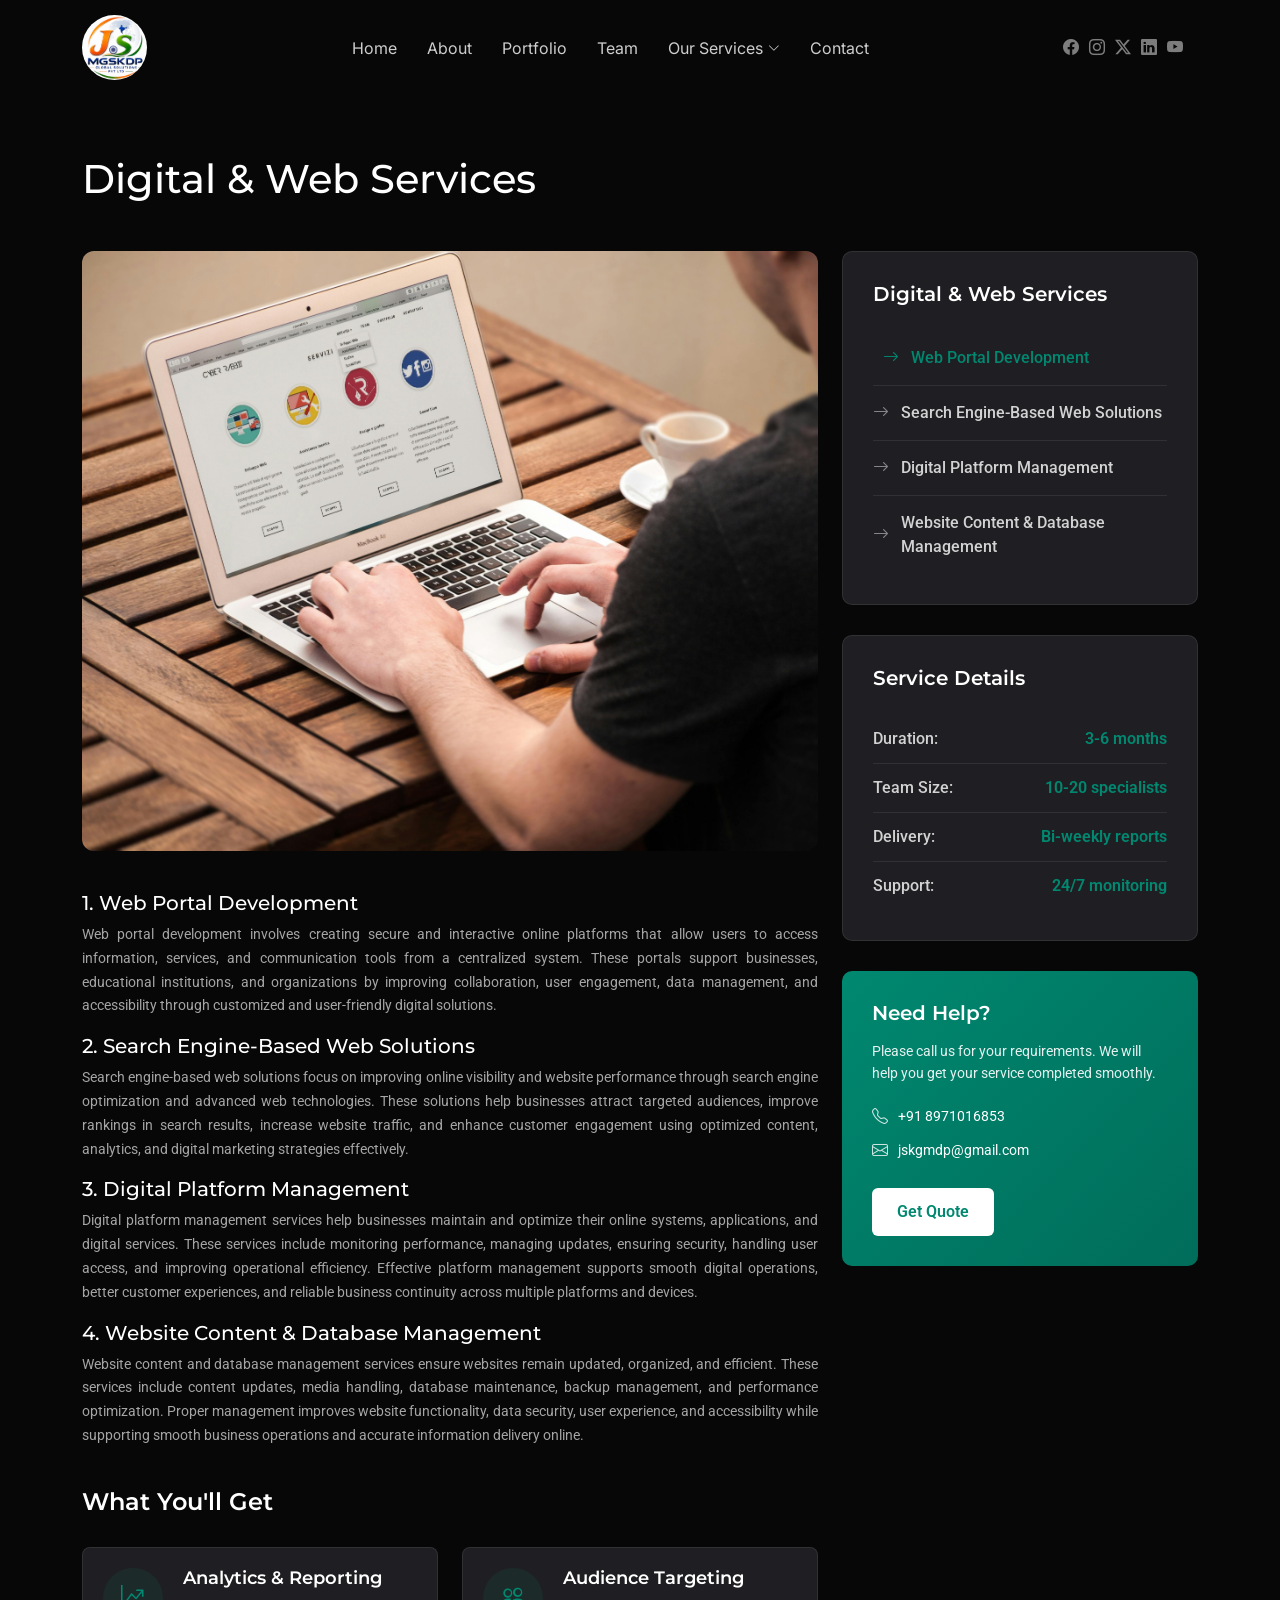
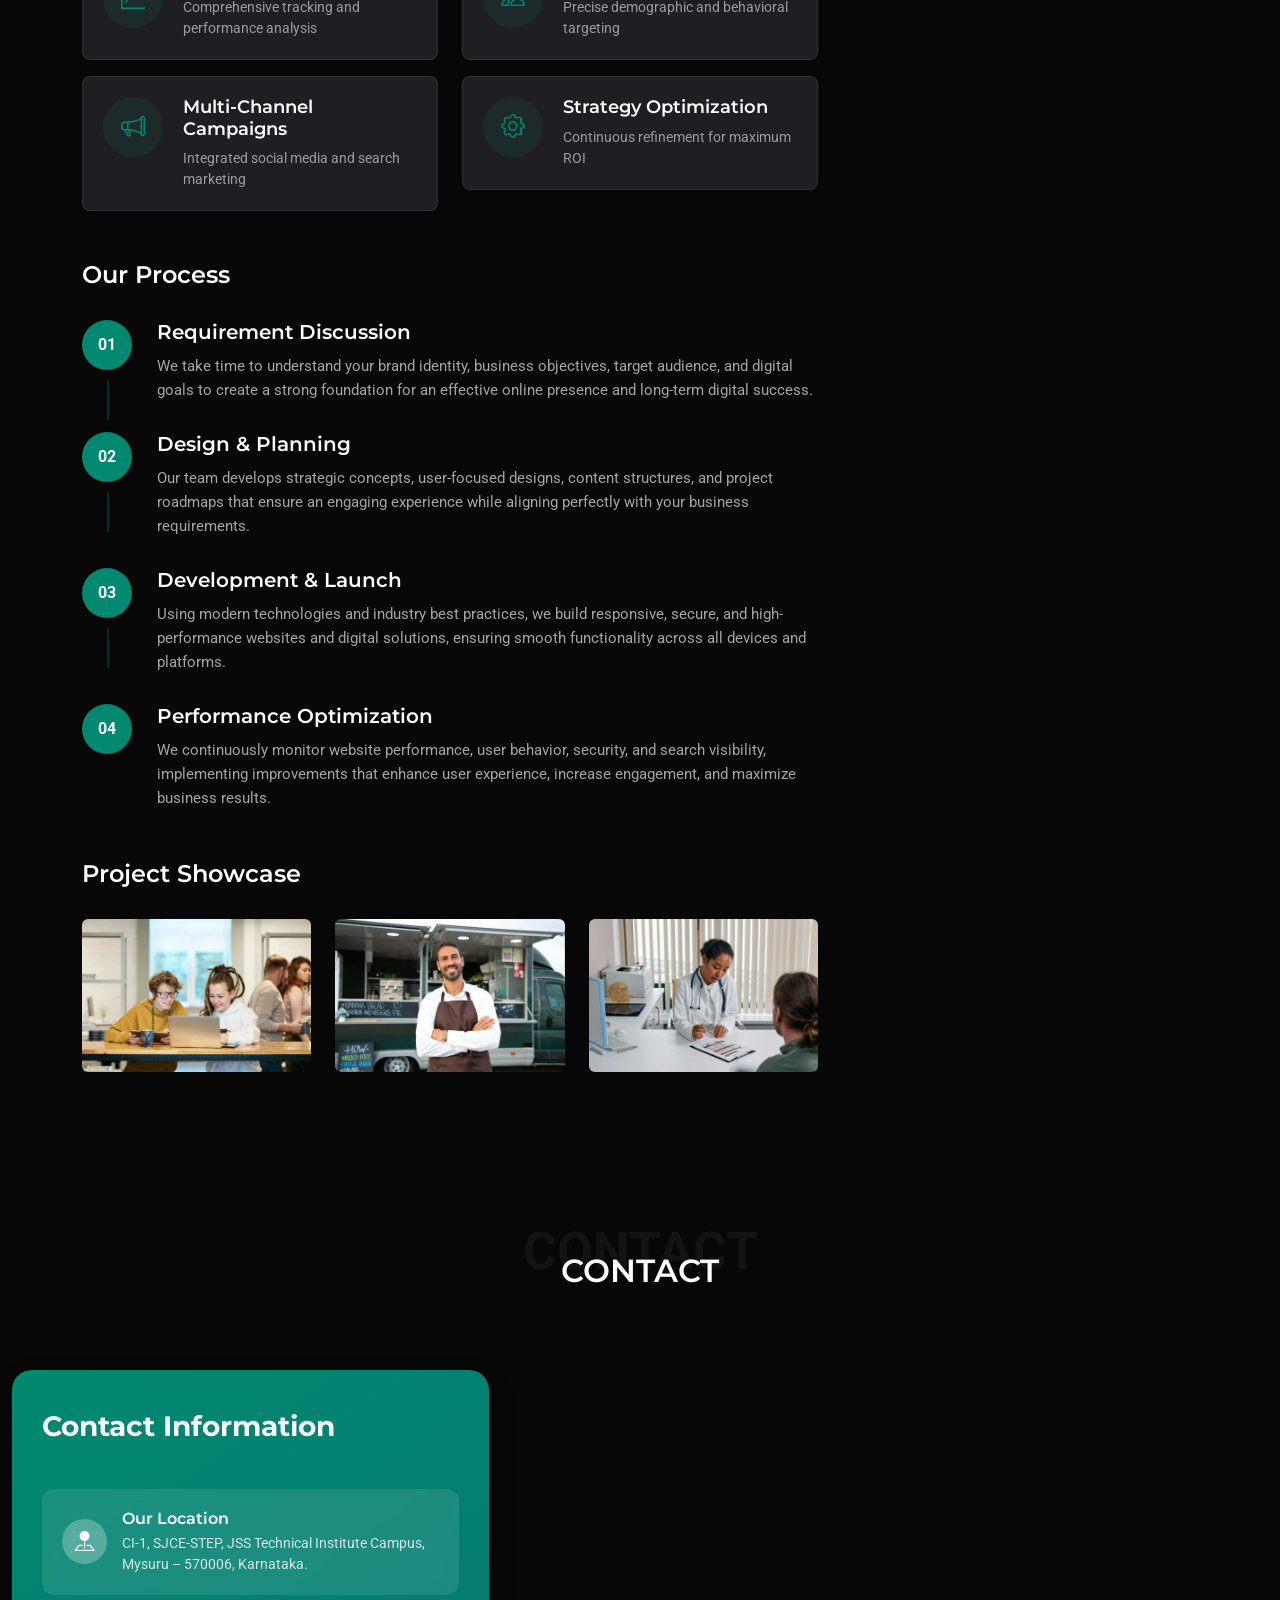
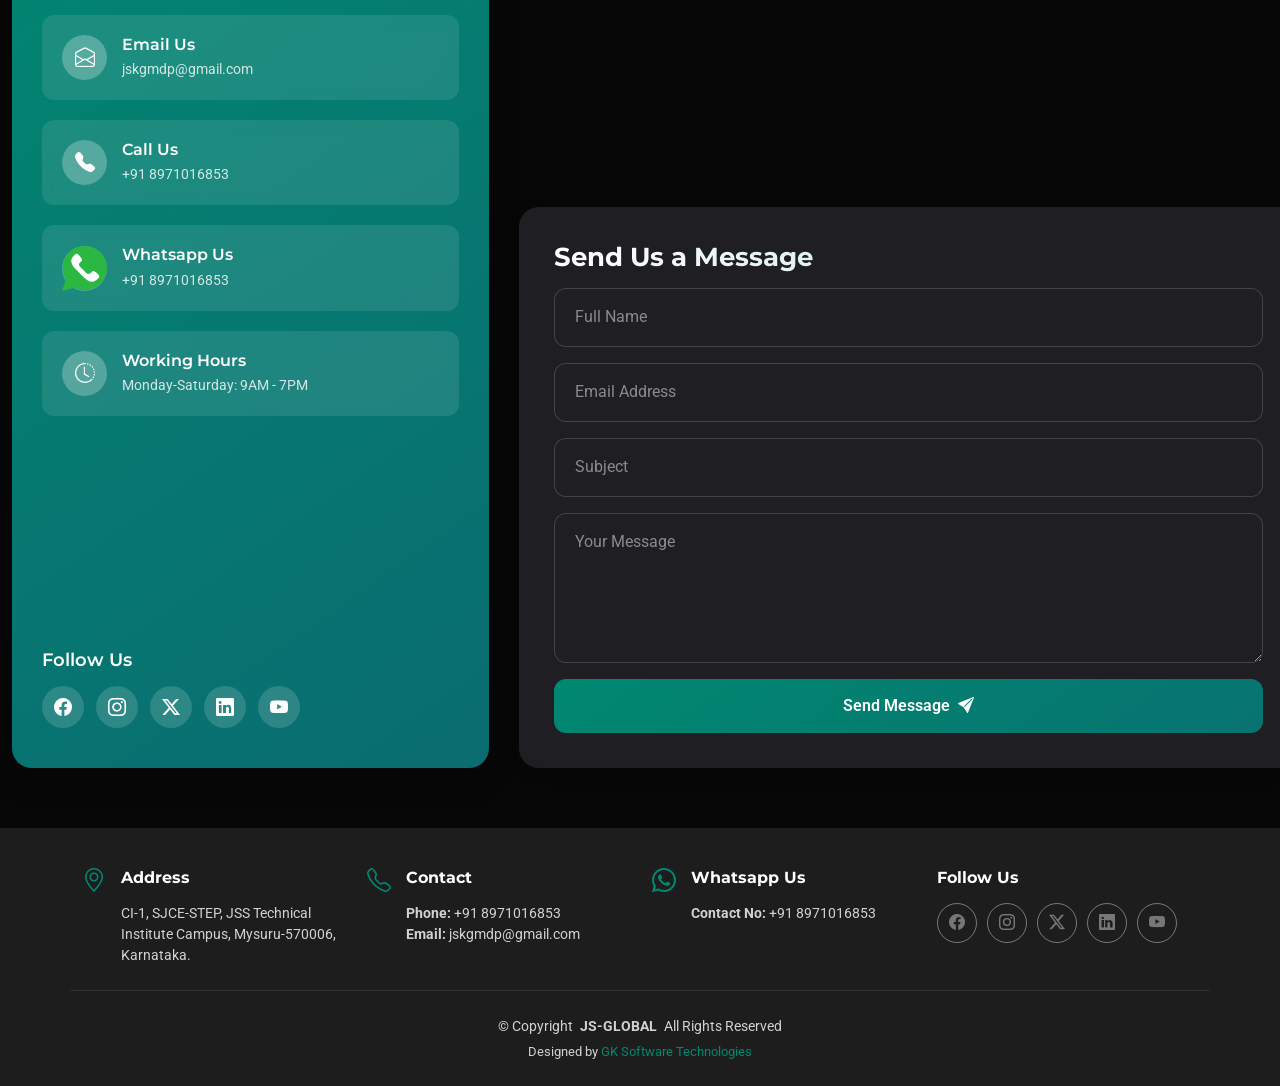
<file: digital-web.html>
<!DOCTYPE html>
<html lang="en">

<head>
  <meta charset="utf-8">
  <meta content="width=device-width, initial-scale=1.0" name="viewport">
  <title>JS Global- Innovative Business Solutions for Tomorrow</title>
  <meta name="description" content="">
  <meta name="keywords" content="">

  <!-- Favicons -->
  <link href="assets/img/favicon.png" rel="icon">
  <link href="assets/img/apple-touch-icon.png" rel="apple-touch-icon">

  <!-- Fonts -->
  <link href="https://fonts.googleapis.com" rel="preconnect">
  <link href="https://fonts.gstatic.com" rel="preconnect" crossorigin>
  <link href="https://fonts.googleapis.com/css2?family=Roboto:ital,wght@0,100;0,300;0,400;0,500;0,700;0,900;1,100;1,300;1,400;1,500;1,700;1,900&family=Montserrat:ital,wght@0,100;0,200;0,300;0,400;0,500;0,600;0,700;0,800;0,900;1,100;1,200;1,300;1,400;1,500;1,600;1,700;1,800;1,900&family=Inter:wght@100;200;300;400;500;600;700;800;900&display=swap" rel="stylesheet">

  <!-- Vendor CSS Files -->
  <link href="assets/vendor/bootstrap/css/bootstrap.min.css" rel="stylesheet">
  <link href="assets/vendor/bootstrap-icons/bootstrap-icons.css" rel="stylesheet">
  <link href="assets/vendor/aos/aos.css" rel="stylesheet">
  <link href="assets/vendor/glightbox/css/glightbox.min.css" rel="stylesheet">
  <link href="assets/vendor/swiper/swiper-bundle.min.css" rel="stylesheet">

  <!-- Main CSS File -->
  <link href="assets/css/main.css" rel="stylesheet">

  <!-- =======================================================
  * Template Name: Nexa
  * Template URL: https://bootstrapmade.com/nexa-bootstrap-agency-template/
  * Updated: Aug 19 2025 with Bootstrap v5.3.7
  * Author: BootstrapMade.com
  * License: https://bootstrapmade.com/license/
  ======================================================== -->
</head>

<body class="service-details-page">

  <header id="header" class="header d-flex align-items-center sticky-top">
    <div class="container position-relative d-flex align-items-center justify-content-between">

      <a href="index.html" class="logo d-flex align-items-center me-auto me-xl-0">
        <!-- Uncomment the line below if you also wish to use an image logo -->
        <img src="assets/images/jslogonew.jpeg" alt="">
        <!-- <h1 class="sitename">Nexa</h1> -->
      </a>

      <nav id="navmenu" class="navmenu">
        <ul>
          <li><a href="index.html" class="active">Home</a></li>
          <li><a href="about.html">About</a></li>
          <li><a href="#portfolio">Portfolio</a></li>
          <li><a href="#team">Team</a></li>
             <li class="dropdown"><a href="#"><span>Our Services</span> <i class="bi bi-chevron-down toggle-dropdown"></i></a>
            <ul>
              <li><a href="it-software.html">IT & Software Solutions</a></li>
              <li><a href="digital-web.html">Digital & Web Services</a></li>
              <li><a href="research-consult.html">Research & Consulting</a></li>
              <li><a href="business-support.html">Business Support Services</a></li>
              <li><a href="education-wellness.html">Education, Wellness & Training</a></li>
              <li><a href="social-community.html">Social & Community Services</a></li>
              <li><a href="infrastructure-construction.html">Infrastructure, Interior & Construction</a></li>
              <li><a href="financial-service.html">Financial & Corporate Services</a></li>
               <li><a href="travel-services.html">Travel & Trip Services</a></li>
            </ul>
          </li>
          <li><a href="#contact">Contact</a></li>
        </ul>
        <i class="mobile-nav-toggle d-xl-none bi bi-list"></i>
      </nav>

      <div class="header-social-links">
       <a href="https://www.facebook.com/profile.php?id=61589741126124"><i class="bi bi-facebook"></i></a>
            <a href="https://www.instagram.com/jaya12052026/"><i class="bi bi-instagram"></i></a>
               <a href="#"><i class="bi bi-twitter-x"></i></a>
                <a href="#"><i class="bi bi-linkedin"></i></a>
                <a href="#"><i class="bi bi-youtube"></i></a>
      </div>

    </div>
  </header>

  <main class="main">

    <!-- Page Title -->
    <!-- <div class="page-title light-background">
      <div class="container d-lg-flex justify-content-between align-items-center">
        <h1 class="mb-2 mb-lg-0">Who We Are</h1>
        <nav class="breadcrumbs">
          <ol>
            <li><a href="index.html">Home</a></li>
            <li class="current">Service Details</li>
          </ol>
        </nav>
      </div>
    </div> -->
    <!-- End Page Title -->

    <!-- Service Details Section -->
    <section id="service-details" class="service-details section">

      <div class="container" data-aos="fade-up" data-aos-delay="100">

        <div class="row gy-5">
          <h1 class="mb-2 mb-lg-0">Digital & Web Services</h1>

          <div class="col-lg-8" data-aos="fade-up" data-aos-delay="200">
            <div class="service-hero">
              <img src="assets/pageimages/digital-web.jpg" alt="" class="img-fluid">
              <!-- <div class="service-badge">
                <span>Premium Service</span>
              </div> -->
            </div>

            <div class="service-content">
              <div class="service-header">
                <h5>1. Web Portal Development</h5>
                <p class="service-intro" style="text-align: justify;">Web portal development involves creating secure and interactive online platforms that allow users to access information, services, and communication tools from a centralized system. These portals support businesses, educational institutions, and organizations by improving collaboration, user engagement, data management, and accessibility through customized and user-friendly digital solutions.</p>

                <h5>2.	Search Engine-Based Web Solutions</h5>
                  <p class="service-intro" style="text-align: justify;">Search engine-based web solutions focus on improving online visibility and website performance through search engine optimization and advanced web technologies. These solutions help businesses attract targeted audiences, improve rankings in search results, increase website traffic, and enhance customer engagement using optimized content, analytics, and digital marketing strategies effectively.</p>

                  <h5>3.	Digital Platform Management</h5>
                    <p class="service-intro" style="text-align: justify;">Digital platform management services help businesses maintain and optimize their online systems, applications, and digital services. These services include monitoring performance, managing updates, ensuring security, handling user access, and improving operational efficiency. Effective platform management supports smooth digital operations, better customer experiences, and reliable business continuity across multiple platforms and devices.</p>

                    <h5>4.	Website Content & Database Management</h5>
                       <p class="service-intro" style="text-align: justify;">Website content and database management services ensure websites remain updated, organized, and efficient. These services include content updates, media handling, database maintenance, backup management, and performance optimization. Proper management improves website functionality, data security, user experience, and accessibility while supporting smooth business operations and accurate information delivery online.</p>
              </div>

              <div class="service-features">
                <h4>What You'll Get</h4>
                <div class="row gy-3">
                  <div class="col-md-6">
                    <div class="feature-item">
                      <div class="feature-icon">
                        <i class="bi bi-graph-up-arrow"></i>
                      </div>
                      <div class="feature-content">
                        <h5>Analytics & Reporting</h5>
                        <p>Comprehensive tracking and performance analysis</p>
                      </div>
                    </div>
                  </div>
                  <div class="col-md-6">
                    <div class="feature-item">
                      <div class="feature-icon">
                        <i class="bi bi-people"></i>
                      </div>
                      <div class="feature-content">
                        <h5>Audience Targeting</h5>
                        <p>Precise demographic and behavioral targeting</p>
                      </div>
                    </div>
                  </div>
                  <div class="col-md-6">
                    <div class="feature-item">
                      <div class="feature-icon">
                        <i class="bi bi-megaphone"></i>
                      </div>
                      <div class="feature-content">
                        <h5>Multi-Channel Campaigns</h5>
                        <p>Integrated social media and search marketing</p>
                      </div>
                    </div>
                  </div>
                  <div class="col-md-6">
                    <div class="feature-item">
                      <div class="feature-icon">
                        <i class="bi bi-gear"></i>
                      </div>
                      <div class="feature-content">
                        <h5>Strategy Optimization</h5>
                        <p>Continuous refinement for maximum ROI</p>
                      </div>
                    </div>
                  </div>
                </div>
              </div>

              <div class="service-process">
                <h4>Our Process</h4>
                <div class="process-steps">
                  <div class="process-step">
                    <div class="step-number">01</div>
                    <div class="step-content">
                      <h5>Requirement Discussion</h5>
                      <p>We take time to understand your brand identity, business objectives, target audience, and digital goals to create a strong foundation for an effective online presence and long-term digital success.</p>
                    </div>
                  </div>
                  <div class="process-step">
                    <div class="step-number">02</div>
                    <div class="step-content">
                      <h5>Design & Planning</h5>
                      <p>Our team develops strategic concepts, user-focused designs, content structures, and project roadmaps that ensure an engaging experience while aligning perfectly with your business requirements.</p>
                    </div>
                  </div>
                  <div class="process-step">
                    <div class="step-number">03</div>
                    <div class="step-content">
                      <h5>Development & Launch</h5>
                      <p>Using modern technologies and industry best practices, we build responsive, secure, and high-performance websites and digital solutions, ensuring smooth functionality across all devices and platforms.</p>
                    </div>
                  </div>
                  <div class="process-step">
                    <div class="step-number">04</div>
                    <div class="step-content">
                      <h5>Performance Optimization</h5>
                      <p>We continuously monitor website performance, user behavior, security, and search visibility, implementing improvements that enhance user experience, increase engagement, and maximize business results.</p>
                    </div>
                  </div>
                </div>
              </div>

              <div class="service-gallery" data-aos="fade-up" data-aos-delay="300">
                <h4>Project Showcase</h4>
                <div class="row gy-3">
                  <div class="col-md-4">
                    <img src="assets/img/services/services-2.webp" alt="" class="img-fluid rounded">
                  </div>
                  <div class="col-md-4">
                    <img src="assets/img/services/services-8.webp" alt="" class="img-fluid rounded">
                  </div>
                  <div class="col-md-4">
                    <img src="assets/img/services/services-11.webp" alt="" class="img-fluid rounded">
                  </div>
                  </div>
              </div>
            </div>
          </div>

          <div class="col-lg-4" data-aos="fade-up" data-aos-delay="400">
            <div class="service-sidebar">

              <div class="service-menu">
                <h4>Digital & Web Services</h4>
                <div class="menu-list">
                  <a href="#" class="menu-item active">
                    <i class="bi bi-arrow-right"></i>
                    <span>Web Portal Development</span>
                  </a>
                  <a href="#" class="menu-item">
                    <i class="bi bi-arrow-right"></i>
                    <span>Search Engine-Based Web Solutions</span>
                  </a>
                  <a href="#" class="menu-item">
                    <i class="bi bi-arrow-right"></i>
                    <span>Digital Platform Management</span>
                  </a>
                  <a href="#" class="menu-item">
                    <i class="bi bi-arrow-right"></i>
                    <span>Website Content & Database Management</span>
                  </a>
                  <!-- <a href="#" class="menu-item">
                    <i class="bi bi-arrow-right"></i>
                    <span>Education, Wellness & Training</span>
                  </a>
                       <a href="#" class="menu-item">
                    <i class="bi bi-arrow-right"></i>
                    <span>Social & Community Services</span>
                  </a>
                       <a href="#" class="menu-item">
                    <i class="bi bi-arrow-right"></i>
                    <span>Infrastructure, Interior & Construction</span>
                  </a>
                       <a href="#" class="menu-item">
                    <i class="bi bi-arrow-right"></i>
                    <span>Financial & Corporate Services</span>
                  </a>
                         <a href="#" class="menu-item">
                    <i class="bi bi-arrow-right"></i>
                    <span>Travel & Trip Services</span>
                  </a> -->
                </div>
              </div>

              <div class="service-info">
                <h4>Service Details</h4>
                <div class="info-list">
                  <div class="info-item">
                    <span class="info-label">Duration:</span>
                    <span class="info-value">3-6 months</span>
                  </div>
                  <div class="info-item">
                    <span class="info-label">Team Size:</span>
                    <span class="info-value">10-20 specialists</span>
                  </div>
                  <div class="info-item">
                    <span class="info-label">Delivery:</span>
                    <span class="info-value">Bi-weekly reports</span>
                  </div>
                  <div class="info-item">
                    <span class="info-label">Support:</span>
                    <span class="info-value">24/7 monitoring</span>
                  </div>
                </div>
              </div>

              <div class="contact-card">
                <div class="contact-content">
                  <h4>Need Help?</h4>
                  <p>Please call us for your requirements. We will help you get your service completed smoothly.
</p>
                  <div class="contact-info">
                    <div class="contact-item">
                      <i class="bi bi-telephone"></i>
                      <span>+91 8971016853</span>
                    </div>
                    <div class="contact-item">
                      <i class="bi bi-envelope"></i>
                      <span>jskgmdp@gmail.com</span>
                    </div>
                  </div>
                  <a href="#" class="btn btn-primary">Get Quote</a>
                </div>
              </div>

            </div>
          </div>

        </div>

      </div>

    </section><!-- /Service Details Section -->

    <!-- Contact Section -->
    <section id="contact" class="contact section">
      <!-- Section Title -->
      <div class="container section-title" data-aos="fade-up">
        <span class="description-title">Contact</span>
        <h2>Contact</h2>
        <!-- <p>Necessitatibus eius consequatur ex aliquid fuga eum quidem sint consectetur velit</p> -->
      </div><!-- End Section Title -->

      <div class="container">
        <div class="contact-wrapper">
          <div class="contact-info-panel">
            <div class="contact-info-header">
              <h3>Contact Information</h3>
              <!-- <p>Dignissimos deleniti accusamus rerum voluptate. Dignissimos rerum sit maiores reiciendis voluptate inventore ut.</p> -->
            </div>

            <div class="contact-info-cards">
              <div class="info-card">
                <div class="icon-container">
                  <i class="bi bi-pin-map-fill"></i>
                </div>
                <div class="card-content">
                  <h4>Our Location</h4>
                  <p>CI-1, SJCE-STEP, JSS Technical Institute Campus, Mysuru – 570006, Karnataka.</p>
                </div>
              </div>

              <a href="mailto:jskgmdp@gmail.com" class="call-card">
              <div class="info-card">
                <div class="icon-container">
                  <i class="bi bi-envelope-open"></i>
                </div>
                <div class="card-content">
                  <h4>Email Us</h4>
                  <p>jskgmdp@gmail.com</p>
                </div>
              </div></a>

              <a href="tel:+918971016853" class="call-card">
              <div class="info-card">
                <div class="icon-container">
                  <i class="bi bi-telephone-fill"></i>
                </div>

                <div class="card-content">
                  <h4>Call Us</h4>

                  <p>+91 8971016853</p>
                </div>
              </div> </a>

              <a href="https://wa.me/918971016853?text=Hi,%20I%20am%20interested%20in%20your%20services.%20Please%20provide%20more%20details."
                            class="call-card"
                            target="_blank">
              <div class="info-card">
                <div class="icon-container">
                  <svg version="1.1" id="Capa_1" xmlns="http://www.w3.org/2000/svg" xmlns:xlink="http://www.w3.org/1999/xlink" x="0px" y="0px"
	                      viewBox="0 0 58 58" style="enable-background:new 0 0 58 58;" xml:space="preserve">
                    <g>
	                    <path style="fill:#2CB742;" d="M0,58l4.988-14.963C2.457,38.78,1,33.812,1,28.5C1,12.76,13.76,0,29.5,0S58,12.76,58,28.5
		                        S45.24,57,29.5,57c-4.789,0-9.299-1.187-13.26-3.273L0,58z"/>
	                    <path style="fill:#FFFFFF;" d="M47.683,37.985c-1.316-2.487-6.169-5.331-6.169-5.331c-1.098-0.626-2.423-0.696-3.049,0.42
                            c0,0-1.577,1.891-1.978,2.163c-1.832,1.241-3.529,1.193-5.242-0.52l-3.981-3.981l-3.981-3.981c-1.713-1.713-1.761-3.41-0.52-5.242
                            c0.272-0.401,2.163-1.978,2.163-1.978c1.116-0.627,1.046-1.951,0.42-3.049c0,0-2.844-4.853-5.331-6.169
                            c-1.058-0.56-2.357-0.364-3.203,0.482l-1.758,1.758c-5.577,5.577-2.831,11.873,2.746,17.45l5.097,5.097l5.097,5.097
                            c5.577,5.577,11.873,8.323,17.45,2.746l1.758-1.758C48.048,40.341,48.243,39.042,47.683,37.985z"/>
                        </g>
                  </svg>
                </div>
                <div class="card-content">
                  <h4>Whatsapp Us</h4>
                  <p>+91 8971016853</p>
                </div>
              </div>  </a>
              


              <div class="info-card">
                <div class="icon-container">
                  <i class="bi bi-clock-history"></i>
                </div>
                <div class="card-content">
                  <h4>Working Hours</h4>
                  <p>Monday-Saturday: 9AM - 7PM</p>
                </div>
              </div>
            </div>

            <div class="social-links-panel">
              <h5>Follow Us</h5>
              <div class="social-icons">
                <a href="https://www.facebook.com/profile.php?id=61589741126124"><i class="bi bi-facebook"></i></a>
                        <a href="https://www.instagram.com/jaya12052026/"><i class="bi bi-instagram"></i></a>
                      <a href="#"><i class="bi bi-twitter-x"></i></a>
                <a href="#"><i class="bi bi-linkedin"></i></a>
                <a href="#"><i class="bi bi-youtube"></i></a>
              </div>
            </div>
          </div>
          <div class="contact-form-panel">
<div class="map-container">
  <iframe
   src="https://www.google.com/maps/embed?pb=!1m18!1m12!1m3!1d3897.9906392015014!2d76.61071902478491!3d12.316416728904521!2m3!1f0!2f0!3f0!3m2!1i1024!2i768!4f13.1!3m3!1m2!1s0x3baf7b67b7b7609b%3A0xb265f428562cf9ef!2sSJCE-STEP!5e0!3m2!1sen!2sin!4v1779540775762!5m2!1sen!2sin" width="600" height="450" style="border:0;" allowfullscreen="" loading="lazy" referrerpolicy="no-referrer-when-downgrade">
  </iframe>  
  <style>
  .map-container iframe {
    border-radius: 15px;
    border: 0;
    }
</style>
</div>
      <div class="form-container">
              <h3>Send Us a Message</h3>
              
              <form action="https://api.web3forms.com/submit" method="POST">
                <input type="hidden" name="access_key" value="e2772ad6-9057-434c-86b8-b969ebd08cb9">
                
                <div class="form-floating mb-3">
                  <input type="text" class="form-control" id="nameInput" name="name" placeholder="Full Name" required="">
                  <label for="nameInput">Full Name</label>
                </div>

                <div class="form-floating mb-3">
                  <input type="email" class="form-control" id="emailInput" name="email" placeholder="Email Address" required="">
                  <label for="emailInput">Email Address</label>
                </div>

                <div class="form-floating mb-3">
                  <input type="text" class="form-control" id="subjectInput" name="subject" placeholder="Subject" required="">
                  <label for="subjectInput">Subject</label>
                </div>

                <div class="form-floating mb-3">
                  <textarea class="form-control" id="messageInput" name="message" rows="5" placeholder="Your Message" style="height: 150px" required=""></textarea>
                  <label for="messageInput">Your Message</label>
                </div>

                <div class="d-grid">
                  <button type="submit" class="btn-submit">
                    Send Message <i class="bi bi-send-fill ms-2"></i>
                  </button>
                </div>

              </form>
            </div>
          </div>
        </div>
      </div>
    </section><!-- /Contact Section -->
  </main>

  <footer id="footer" class="footer light-background">

    <div class="container">
      <div class="row gy-3">
        <div class="col-lg-3 col-md-6 d-flex">
          <i class="bi bi-geo-alt icon"></i>
          <div class="address">
            <h4>Address</h4>
            <p>CI-1, SJCE-STEP, JSS Technical Institute Campus, Mysuru-570006, Karnataka.</p>
            <p></p>
            <p></p>
          </div>

        </div>

        <div class="col-lg-3 col-md-6 d-flex">
          <i class="bi bi-telephone icon"></i>
          <div>
            <h4>Contact</h4>
            <p>
              <strong>Phone:</strong> <span>+91 8971016853</span><br>
              <strong>Email:</strong> <span>jskgmdp@gmail.com</span><br>
            </p>
          </div>
        </div>

        <div class="col-lg-3 col-md-6 d-flex">
           <i class="bi bi-whatsapp icon"></i>
          <div>
            <h4>Whatsapp Us</h4>
            <p>
              <strong>Contact No:</strong> <span>+91 8971016853</span><br>
              
            </p>
          </div>
        </div>

        <div class="col-lg-3 col-md-6">
          <h4>Follow Us</h4>
          <div class="social-links d-flex">
                  <a href="https://www.facebook.com/profile.php?id=61589741126124"><i class="bi bi-facebook"></i></a>
                        <a href="https://www.instagram.com/jaya12052026/"><i class="bi bi-instagram"></i></a>
                      <a href="#"><i class="bi bi-twitter-x"></i></a>
                <a href="#"><i class="bi bi-linkedin"></i></a>
                <a href="#"><i class="bi bi-youtube"></i></a>
          </div>
        </div>

      </div>
    </div>

    <div class="container copyright text-center mt-4">
      <p>© <span>Copyright</span> <strong class="px-1 sitename">JS-GLOBAL</strong> <span>All Rights Reserved</span></p>
      <div class="credits">
        <!-- All the links in the footer should remain intact. -->
        <!-- You can delete the links only if you've purchased the pro version. -->
        <!-- Licensing information: https://bootstrapmade.com/license/ -->
        <!-- Purchase the pro version with working PHP/AJAX contact form: [buy-url] -->
        Designed by <a href="https://www.gksoftwaretechnologies.com/">GK Software Technologies</a>
      </div>
    </div>

  </footer>
  <!-- Scroll Top -->
  <a href="#" id="scroll-top" class="scroll-top d-flex align-items-center justify-content-center"></a>
<!-- <i class="bi bi-arrow-up-short"></i> -->

  <!-- Preloader -->
  <div id="preloader"></div>

  <!-- Vendor JS Files -->
  <script src="assets/vendor/bootstrap/js/bootstrap.bundle.min.js"></script>
  <script src="assets/vendor/php-email-form/validate.js"></script>
  <script src="assets/vendor/aos/aos.js"></script>
  <script src="assets/vendor/glightbox/js/glightbox.min.js"></script>
  <script src="assets/vendor/purecounter/purecounter_vanilla.js"></script>
  <script src="assets/vendor/swiper/swiper-bundle.min.js"></script>
  <script src="assets/vendor/imagesloaded/imagesloaded.pkgd.min.js"></script>
  <script src="assets/vendor/isotope-layout/isotope.pkgd.min.js"></script>

  <!-- Main JS File -->
  <script src="assets/js/main.js"></script>

</body>

</html>
</file>
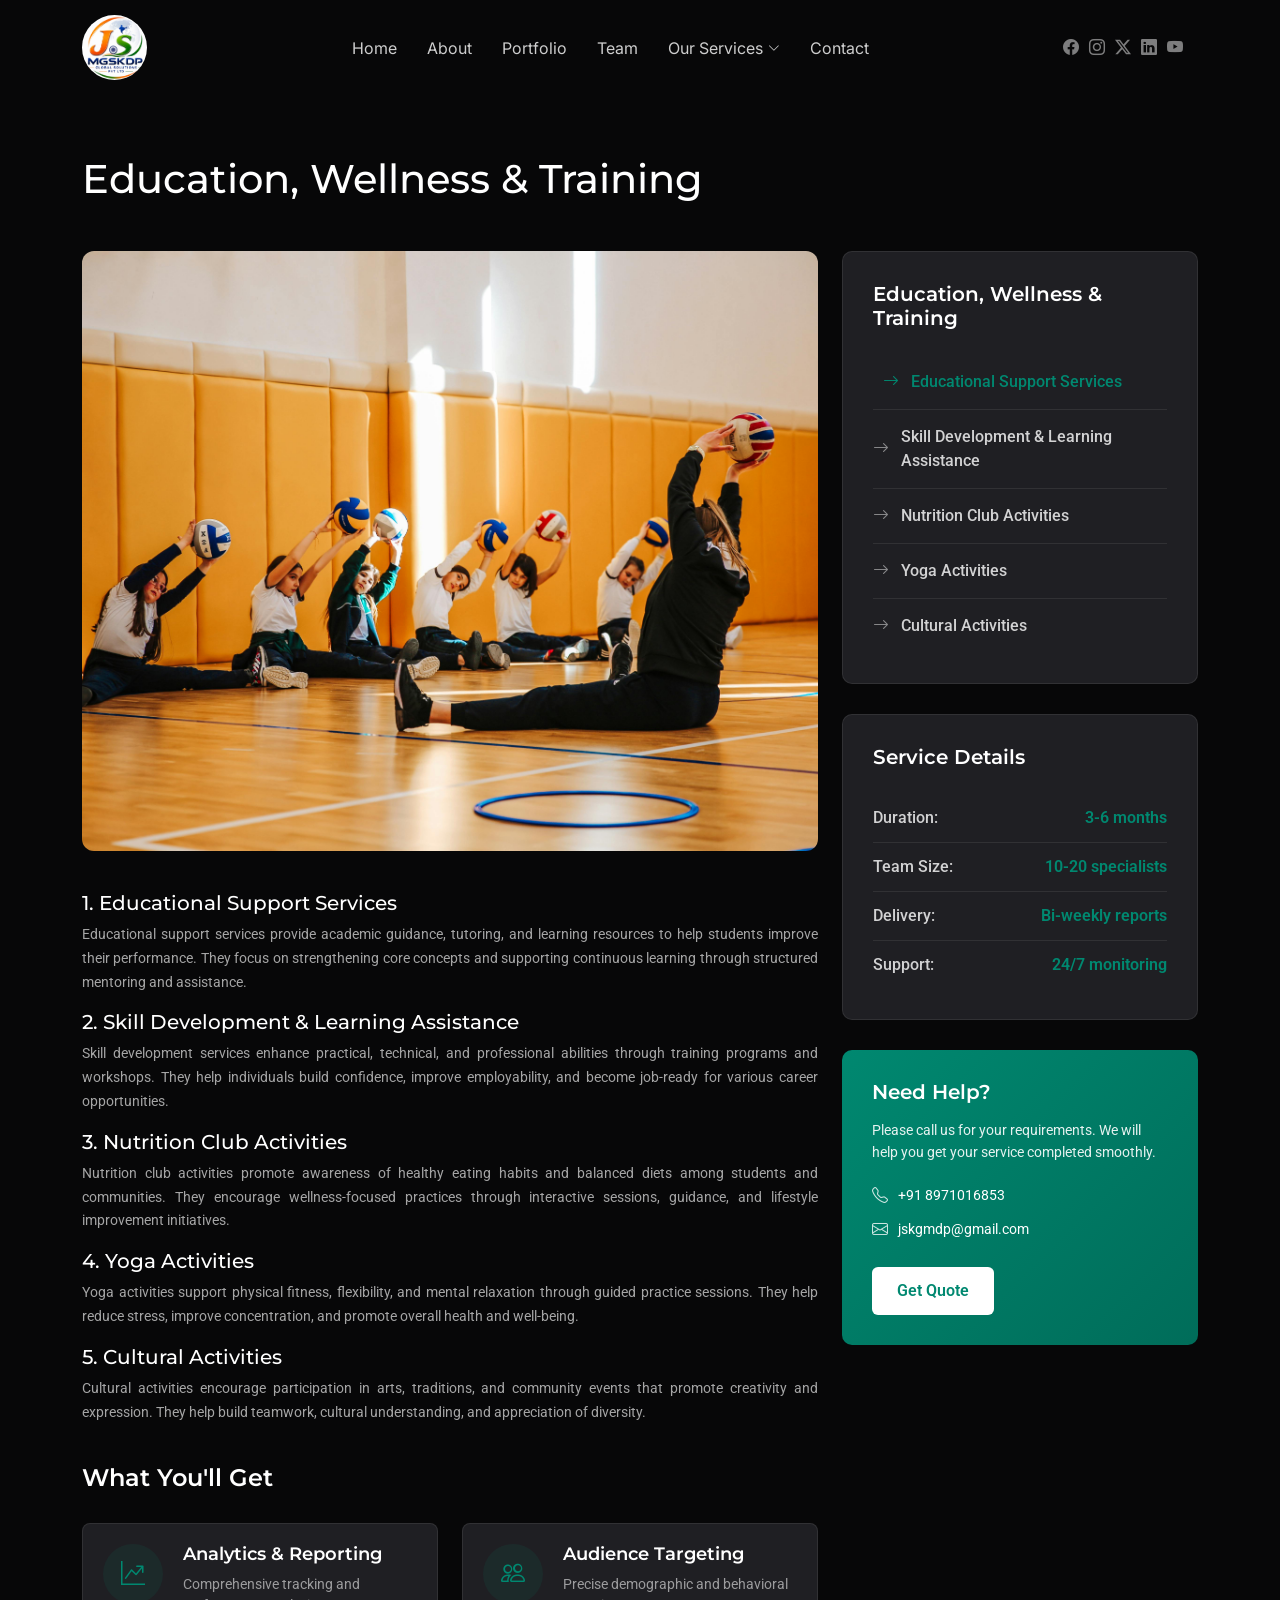
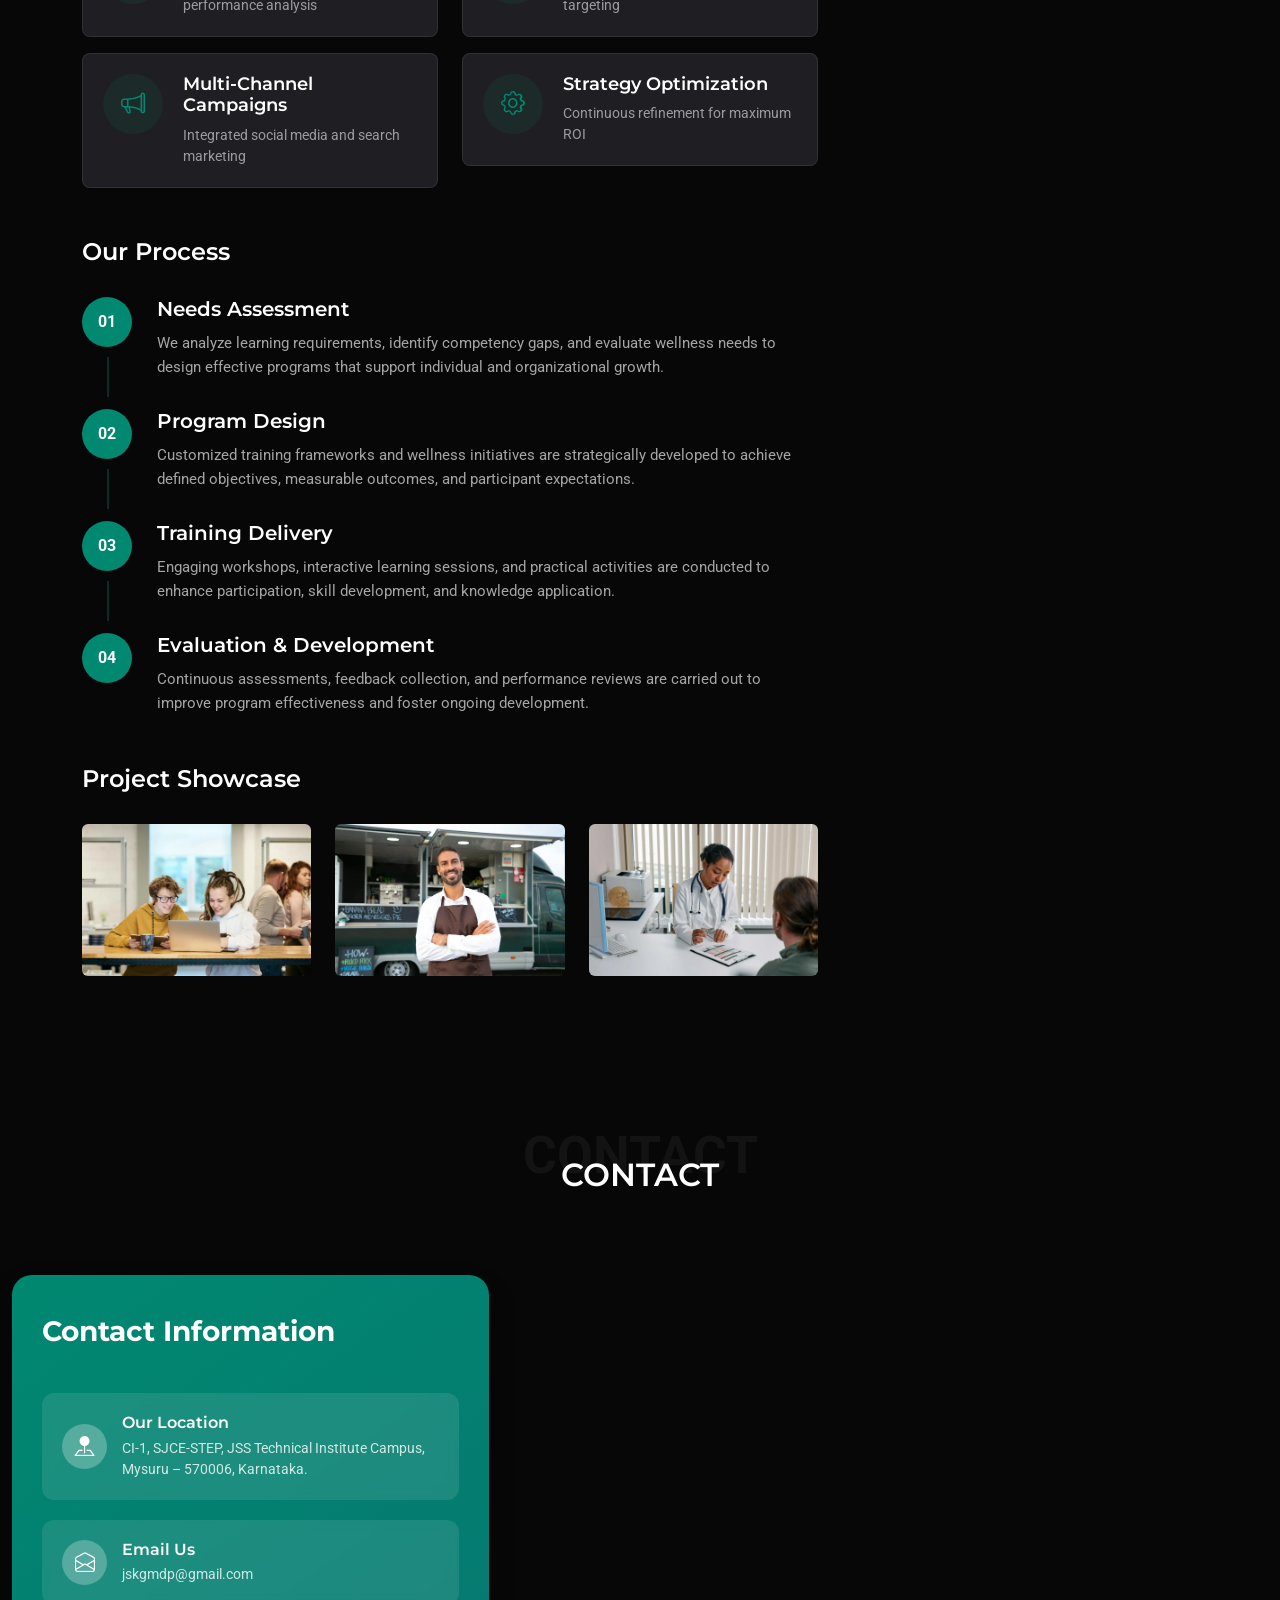
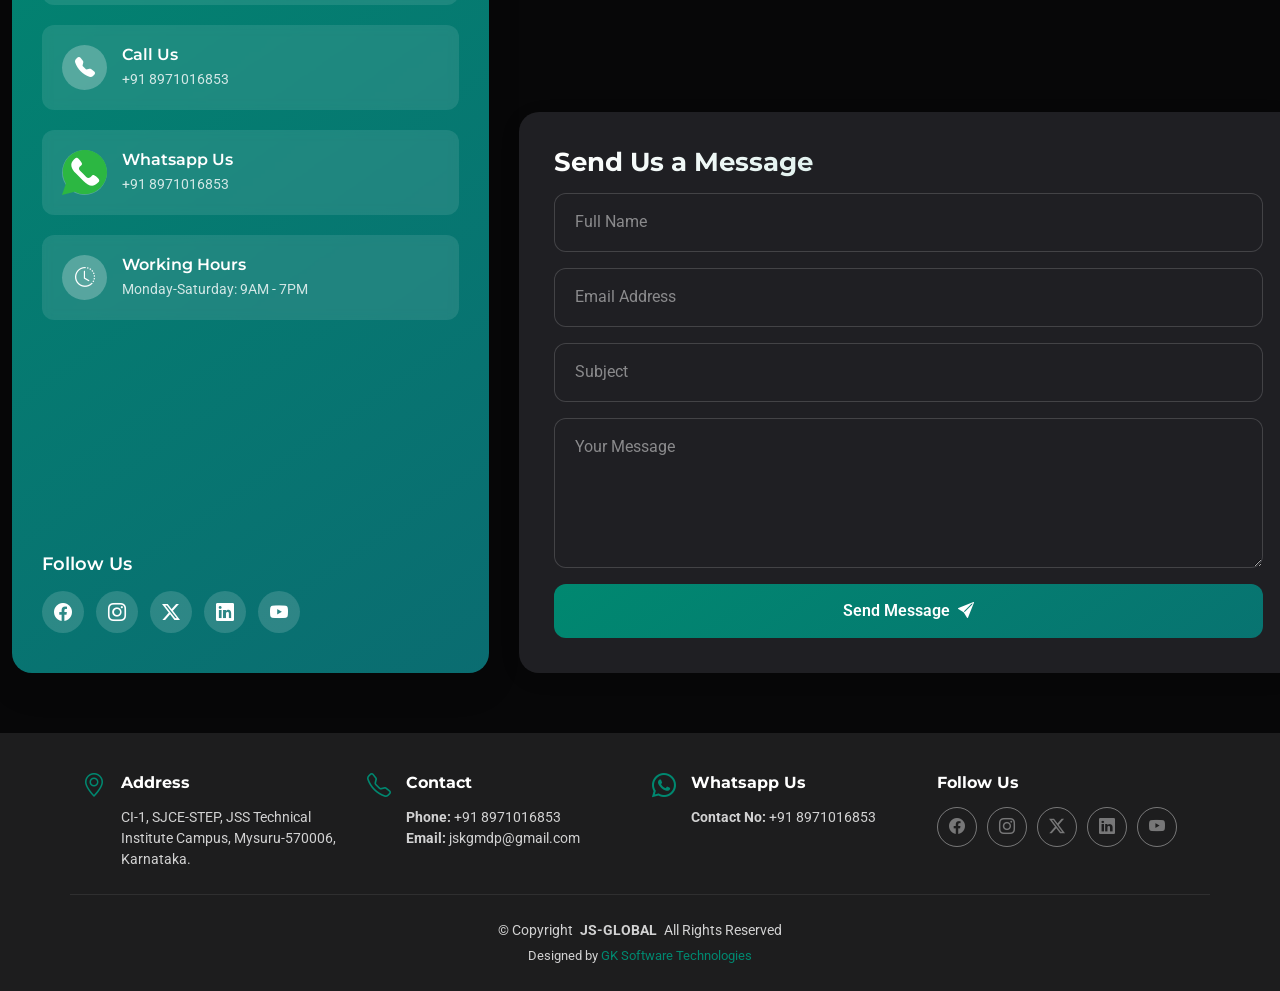
<file: education-wellness.html>
<!DOCTYPE html>
<html lang="en">

<head>
  <meta charset="utf-8">
  <meta content="width=device-width, initial-scale=1.0" name="viewport">
  <title>JS Global- Innovative Business Solutions for Tomorrow</title>
  <meta name="description" content="">
  <meta name="keywords" content="">

  <!-- Favicons -->
  <link href="assets/img/favicon.png" rel="icon">
  <link href="assets/img/apple-touch-icon.png" rel="apple-touch-icon">

  <!-- Fonts -->
  <link href="https://fonts.googleapis.com" rel="preconnect">
  <link href="https://fonts.gstatic.com" rel="preconnect" crossorigin>
  <link href="https://fonts.googleapis.com/css2?family=Roboto:ital,wght@0,100;0,300;0,400;0,500;0,700;0,900;1,100;1,300;1,400;1,500;1,700;1,900&family=Montserrat:ital,wght@0,100;0,200;0,300;0,400;0,500;0,600;0,700;0,800;0,900;1,100;1,200;1,300;1,400;1,500;1,600;1,700;1,800;1,900&family=Inter:wght@100;200;300;400;500;600;700;800;900&display=swap" rel="stylesheet">

  <!-- Vendor CSS Files -->
  <link href="assets/vendor/bootstrap/css/bootstrap.min.css" rel="stylesheet">
  <link href="assets/vendor/bootstrap-icons/bootstrap-icons.css" rel="stylesheet">
  <link href="assets/vendor/aos/aos.css" rel="stylesheet">
  <link href="assets/vendor/glightbox/css/glightbox.min.css" rel="stylesheet">
  <link href="assets/vendor/swiper/swiper-bundle.min.css" rel="stylesheet">

  <!-- Main CSS File -->
  <link href="assets/css/main.css" rel="stylesheet">

  <!-- =======================================================
  * Template Name: Nexa
  * Template URL: https://bootstrapmade.com/nexa-bootstrap-agency-template/
  * Updated: Aug 19 2025 with Bootstrap v5.3.7
  * Author: BootstrapMade.com
  * License: https://bootstrapmade.com/license/
  ======================================================== -->
</head>

<body class="service-details-page">

  <header id="header" class="header d-flex align-items-center sticky-top">
    <div class="container position-relative d-flex align-items-center justify-content-between">

      <a href="index.html" class="logo d-flex align-items-center me-auto me-xl-0">
        <!-- Uncomment the line below if you also wish to use an image logo -->
         <img src="assets/images/jslogonew.jpeg" alt="">
        <!-- <h1 class="sitename">Nexa</h1> -->
      </a>

      <nav id="navmenu" class="navmenu">
        <ul>
          <li><a href="index.html" class="active">Home</a></li>
          <li><a href="about.html">About</a></li>
          <li><a href="#portfolio">Portfolio</a></li>
          <li><a href="#team">Team</a></li>
             <li class="dropdown"><a href="#"><span>Our Services</span> <i class="bi bi-chevron-down toggle-dropdown"></i></a>
            <ul>
              <li><a href="it-software.html">IT & Software Solutions</a></li>
              <li><a href="digital-web.html">Digital & Web Services</a></li>
              <li><a href="research-consult.html">Research & Consulting</a></li>
              <li><a href="business-support.html">Business Support Services</a></li>
              <li><a href="education-wellness.html">Education, Wellness & Training</a></li>
              <li><a href="social-community.html">Social & Community Services</a></li>
              <li><a href="infrastructure-construction.html">Infrastructure, Interior & Construction</a></li>
              <li><a href="financial-service.html">Financial & Corporate Services</a></li>
               <li><a href="travel-services.html">Travel & Trip Services</a></li>
            </ul>
          </li>
          <li><a href="#contact">Contact</a></li>
        </ul>
        <i class="mobile-nav-toggle d-xl-none bi bi-list"></i>
      </nav>

      <div class="header-social-links">
       <a href="https://www.facebook.com/profile.php?id=61589741126124"><i class="bi bi-facebook"></i></a>
            <a href="https://www.instagram.com/jaya12052026/"><i class="bi bi-instagram"></i></a>
               <a href="#"><i class="bi bi-twitter-x"></i></a>
                <a href="#"><i class="bi bi-linkedin"></i></a>
                <a href="#"><i class="bi bi-youtube"></i></a>
      </div>

    </div>
  </header>

  <main class="main">

    <!-- Page Title -->
    <!-- <div class="page-title light-background">
      <div class="container d-lg-flex justify-content-between align-items-center">
        <h1 class="mb-2 mb-lg-0">Who We Are</h1>
        <nav class="breadcrumbs">
          <ol>
            <li><a href="index.html">Home</a></li>
            <li class="current">Service Details</li>
          </ol>
        </nav>
      </div>
    </div> -->
    <!-- End Page Title -->

    <!-- Service Details Section -->
    <section id="service-details" class="service-details section">

      <div class="container" data-aos="fade-up" data-aos-delay="100">

        <div class="row gy-5">
          <h1 class="mb-2 mb-lg-0">Education, Wellness & Training</h1>

          <div class="col-lg-8" data-aos="fade-up" data-aos-delay="200">
            <div class="service-hero">
              <img src="assets/pageimages/education-wellness.jpg" alt="" class="img-fluid">
              <!-- <div class="service-badge">
                <span>Premium Service</span>
              </div> -->
            </div>

            <div class="service-content">
              <div class="service-header">
                <h5>1. Educational Support Services</h5>
                  <p class="service-intro" style="text-align: justify;">Educational support services provide academic guidance, tutoring, and learning resources to help students improve their performance. They focus on strengthening core concepts and supporting continuous learning through structured mentoring and assistance.</p>

                <h5>2. Skill Development & Learning Assistance</h5>
                  <p class="service-intro" style="text-align: justify;">Skill development services enhance practical, technical, and professional abilities through training programs and workshops. They help individuals build confidence, improve employability, and become job-ready for various career opportunities.</p>

                <h5>3. Nutrition Club Activities</h5>
                  <p class="service-intro" style="text-align: justify;">Nutrition club activities promote awareness of healthy eating habits and balanced diets among students and communities. They encourage wellness-focused practices through interactive sessions, guidance, and lifestyle improvement initiatives.</p>

                <h5>4. Yoga Activities</h5>
                  <p class="service-intro" style="text-align: justify;">Yoga activities support physical fitness, flexibility, and mental relaxation through guided practice sessions. They help reduce stress, improve concentration, and promote overall health and well-being.</p>

                <h5>5. Cultural Activities</h5>
                  <p class="service-intro" style="text-align: justify;">Cultural activities encourage participation in arts, traditions, and community events that promote creativity and expression. They help build teamwork, cultural understanding, and appreciation of diversity.</p>
              
                </div>

              <div class="service-features">
                <h4>What You'll Get</h4>
                <div class="row gy-3">
                  <div class="col-md-6">
                    <div class="feature-item">
                      <div class="feature-icon">
                        <i class="bi bi-graph-up-arrow"></i>
                      </div>
                      <div class="feature-content">
                        <h5>Analytics &amp; Reporting</h5>
                        <p>Comprehensive tracking and performance analysis</p>
                      </div>
                    </div>
                  </div>
                  <div class="col-md-6">
                    <div class="feature-item">
                      <div class="feature-icon">
                        <i class="bi bi-people"></i>
                      </div>
                      <div class="feature-content">
                        <h5>Audience Targeting</h5>
                        <p>Precise demographic and behavioral targeting</p>
                      </div>
                    </div>
                  </div>
                  <div class="col-md-6">
                    <div class="feature-item">
                      <div class="feature-icon">
                        <i class="bi bi-megaphone"></i>
                      </div>
                      <div class="feature-content">
                        <h5>Multi-Channel Campaigns</h5>
                        <p>Integrated social media and search marketing</p>
                      </div>
                    </div>
                  </div>
                  <div class="col-md-6">
                    <div class="feature-item">
                      <div class="feature-icon">
                        <i class="bi bi-gear"></i>
                      </div>
                      <div class="feature-content">
                        <h5>Strategy Optimization</h5>
                        <p>Continuous refinement for maximum ROI</p>
                      </div>
                    </div>
                  </div>
                </div>
              </div>

              <div class="service-process">
                <h4>Our Process</h4>
                <div class="process-steps">
                  <div class="process-step">
                    <div class="step-number">01</div>
                    <div class="step-content">
                      <h5>Needs Assessment</h5>
                      <p>We analyze learning requirements, identify competency gaps, and evaluate wellness needs to design effective programs that support individual and organizational growth.</p>
                    </div>
                  </div>
                  <div class="process-step">
                    <div class="step-number">02</div>
                    <div class="step-content">
                      <h5>Program Design</h5>
                      <p>Customized training frameworks and wellness initiatives are strategically developed to achieve defined objectives, measurable outcomes, and participant expectations.</p>
                    </div>
                  </div>
                  <div class="process-step">
                    <div class="step-number">03</div>
                    <div class="step-content">
                      <h5>Training Delivery</h5>
                      <p>Engaging workshops, interactive learning sessions, and practical activities are conducted to enhance participation, skill development, and knowledge application.</p>
                    </div>
                  </div>
                  <div class="process-step">
                    <div class="step-number">04</div>
                    <div class="step-content">
                      <h5>Evaluation & Development</h5>
                      <p>Continuous assessments, feedback collection, and performance reviews are carried out to improve program effectiveness and foster ongoing development.</p>                    
                    </div>
                  </div>
                </div>
              </div> 

              <div class="service-gallery" data-aos="fade-up" data-aos-delay="300">
                <h4>Project Showcase</h4>
                <div class="row gy-3">
                  <div class="col-md-4">
                    <img src="assets/img/services/services-2.webp" alt="" class="img-fluid rounded">
                  </div>
                  <div class="col-md-4">
                    <img src="assets/img/services/services-8.webp" alt="" class="img-fluid rounded">
                  </div>
                  <div class="col-md-4">
                    <img src="assets/img/services/services-11.webp" alt="" class="img-fluid rounded">
                  </div>
                  </div>
              </div>
            </div>
          </div>

          <div class="col-lg-4" data-aos="fade-up" data-aos-delay="400">
            <div class="service-sidebar">

              <div class="service-menu">
                <h4>Education, Wellness & Training</h4>
                <div class="menu-list">
                  <a href="#" class="menu-item active">
                    <i class="bi bi-arrow-right"></i>
                    <span>Educational Support Services</span>
                  </a>
                  <a href="#" class="menu-item">
                    <i class="bi bi-arrow-right"></i>
                    <span>Skill Development & Learning Assistance</span>
                  </a>
                  <a href="#" class="menu-item">
                    <i class="bi bi-arrow-right"></i>
                    <span>Nutrition Club Activities</span>
                  </a>
                  <a href="#" class="menu-item">
                    <i class="bi bi-arrow-right"></i>
                    <span>Yoga Activities</span>
                  </a>
                  <a href="#" class="menu-item">
                    <i class="bi bi-arrow-right"></i>
                    <span>Cultural Activities</span>
                  </a>
                       <!-- <a href="#" class="menu-item">
                    <i class="bi bi-arrow-right"></i>
                    <span>Social & Community Services</span>
                  </a>
                       <a href="#" class="menu-item">
                    <i class="bi bi-arrow-right"></i>
                    <span>Infrastructure, Interior & Construction</span>
                  </a>
                       <a href="#" class="menu-item">
                    <i class="bi bi-arrow-right"></i>
                    <span>Financial & Corporate Services</span>
                  </a>
                         <a href="#" class="menu-item">
                    <i class="bi bi-arrow-right"></i>
                    <span>Travel & Trip Services</span>
                  </a> -->
                </div>
              </div>

              <div class="service-info">
                <h4>Service Details</h4>
                <div class="info-list">
                  <div class="info-item">
                    <span class="info-label">Duration:</span>
                    <span class="info-value">3-6 months</span>
                  </div>
                  <div class="info-item">
                    <span class="info-label">Team Size:</span>
                    <span class="info-value">10-20 specialists</span>
                  </div>
                  <div class="info-item">
                    <span class="info-label">Delivery:</span>
                    <span class="info-value">Bi-weekly reports</span>
                  </div>
                  <div class="info-item">
                    <span class="info-label">Support:</span>
                    <span class="info-value">24/7 monitoring</span>
                  </div>
                </div>
              </div>

              <div class="contact-card">
                <div class="contact-content">
                  <h4>Need Help?</h4>
                  <p>Please call us for your requirements. We will help you get your service completed smoothly.
</p>
                  <div class="contact-info">
                    <div class="contact-item">
                      <i class="bi bi-telephone"></i>
                      <span>+91 8971016853</span>
                    </div>
                    <div class="contact-item">
                      <i class="bi bi-envelope"></i>
                      <span>jskgmdp@gmail.com</span>
                    </div>
                  </div>
                  <a href="#" class="btn btn-primary">Get Quote</a>
                </div>
              </div>

            </div>
          </div>

        </div>

      </div>

    </section><!-- /Service Details Section -->


    <!-- Contact Section -->
    <section id="contact" class="contact section">
      <!-- Section Title -->
      <div class="container section-title" data-aos="fade-up">
        <span class="description-title">Contact</span>
        <h2>Contact</h2>
        <!-- <p>Necessitatibus eius consequatur ex aliquid fuga eum quidem sint consectetur velit</p> -->
      </div><!-- End Section Title -->

      <div class="container">
        <div class="contact-wrapper">
          <div class="contact-info-panel">
            <div class="contact-info-header">
              <h3>Contact Information</h3>
              <!-- <p>Dignissimos deleniti accusamus rerum voluptate. Dignissimos rerum sit maiores reiciendis voluptate inventore ut.</p> -->
            </div>

            <div class="contact-info-cards">
              <div class="info-card">
                <div class="icon-container">
                  <i class="bi bi-pin-map-fill"></i>
                </div>
                <div class="card-content">
                  <h4>Our Location</h4>
                  <p>CI-1, SJCE-STEP, JSS Technical Institute Campus, Mysuru – 570006, Karnataka.</p>
                </div>
              </div>

              <a href="mailto:jskgmdp@gmail.com" class="call-card">
              <div class="info-card">
                <div class="icon-container">
                  <i class="bi bi-envelope-open"></i>
                </div>
                <div class="card-content">
                  <h4>Email Us</h4>
                  <p>jskgmdp@gmail.com</p>
                </div>
              </div></a>

              <a href="tel:+918971016853" class="call-card">
              <div class="info-card">
                <div class="icon-container">
                  <i class="bi bi-telephone-fill"></i>
                </div>

                <div class="card-content">
                  <h4>Call Us</h4>

                  <p>+91 8971016853</p>
                </div>
              </div> </a>

              <a href="https://wa.me/918971016853?text=Hi,%20I%20am%20interested%20in%20your%20services.%20Please%20provide%20more%20details."
                            class="call-card"
                            target="_blank">
              <div class="info-card">
                <div class="icon-container">
                  <svg version="1.1" id="Capa_1" xmlns="http://www.w3.org/2000/svg" xmlns:xlink="http://www.w3.org/1999/xlink" x="0px" y="0px"
	                      viewBox="0 0 58 58" style="enable-background:new 0 0 58 58;" xml:space="preserve">
                    <g>
	                    <path style="fill:#2CB742;" d="M0,58l4.988-14.963C2.457,38.78,1,33.812,1,28.5C1,12.76,13.76,0,29.5,0S58,12.76,58,28.5
		                        S45.24,57,29.5,57c-4.789,0-9.299-1.187-13.26-3.273L0,58z"/>
	                    <path style="fill:#FFFFFF;" d="M47.683,37.985c-1.316-2.487-6.169-5.331-6.169-5.331c-1.098-0.626-2.423-0.696-3.049,0.42
                            c0,0-1.577,1.891-1.978,2.163c-1.832,1.241-3.529,1.193-5.242-0.52l-3.981-3.981l-3.981-3.981c-1.713-1.713-1.761-3.41-0.52-5.242
                            c0.272-0.401,2.163-1.978,2.163-1.978c1.116-0.627,1.046-1.951,0.42-3.049c0,0-2.844-4.853-5.331-6.169
                            c-1.058-0.56-2.357-0.364-3.203,0.482l-1.758,1.758c-5.577,5.577-2.831,11.873,2.746,17.45l5.097,5.097l5.097,5.097
                            c5.577,5.577,11.873,8.323,17.45,2.746l1.758-1.758C48.048,40.341,48.243,39.042,47.683,37.985z"/>
                        </g>
                  </svg>
                </div>
                <div class="card-content">
                  <h4>Whatsapp Us</h4>
                  <p>+91 8971016853</p>
                </div>
              </div>  </a>
              


              <div class="info-card">
                <div class="icon-container">
                  <i class="bi bi-clock-history"></i>
                </div>
                <div class="card-content">
                  <h4>Working Hours</h4>
                  <p>Monday-Saturday: 9AM - 7PM</p>
                </div>
              </div>
            </div>

            <div class="social-links-panel">
              <h5>Follow Us</h5>
              <div class="social-icons">
                <a href="https://www.facebook.com/profile.php?id=61589741126124"><i class="bi bi-facebook"></i></a>
                        <a href="https://www.instagram.com/jaya12052026/"><i class="bi bi-instagram"></i></a>
                      <a href="#"><i class="bi bi-twitter-x"></i></a>
                <a href="#"><i class="bi bi-linkedin"></i></a>
                <a href="#"><i class="bi bi-youtube"></i></a>
              </div>
            </div>
          </div>
          <div class="contact-form-panel">
<div class="map-container">
  <iframe
   src="https://www.google.com/maps/embed?pb=!1m18!1m12!1m3!1d3897.9906392015014!2d76.61071902478491!3d12.316416728904521!2m3!1f0!2f0!3f0!3m2!1i1024!2i768!4f13.1!3m3!1m2!1s0x3baf7b67b7b7609b%3A0xb265f428562cf9ef!2sSJCE-STEP!5e0!3m2!1sen!2sin!4v1779540775762!5m2!1sen!2sin" width="600" height="450" style="border:0;" allowfullscreen="" loading="lazy" referrerpolicy="no-referrer-when-downgrade">
  </iframe>  
  <style>
  .map-container iframe {
    border-radius: 15px;
    border: 0;
    }
</style>
</div>
      <div class="form-container">
              <h3>Send Us a Message</h3>
              
              <form action="https://api.web3forms.com/submit" method="POST">
                <input type="hidden" name="access_key" value="e2772ad6-9057-434c-86b8-b969ebd08cb9">
                
                <div class="form-floating mb-3">
                  <input type="text" class="form-control" id="nameInput" name="name" placeholder="Full Name" required="">
                  <label for="nameInput">Full Name</label>
                </div>

                <div class="form-floating mb-3">
                  <input type="email" class="form-control" id="emailInput" name="email" placeholder="Email Address" required="">
                  <label for="emailInput">Email Address</label>
                </div>

                <div class="form-floating mb-3">
                  <input type="text" class="form-control" id="subjectInput" name="subject" placeholder="Subject" required="">
                  <label for="subjectInput">Subject</label>
                </div>

                <div class="form-floating mb-3">
                  <textarea class="form-control" id="messageInput" name="message" rows="5" placeholder="Your Message" style="height: 150px" required=""></textarea>
                  <label for="messageInput">Your Message</label>
                </div>

                <div class="d-grid">
                  <button type="submit" class="btn-submit">
                    Send Message <i class="bi bi-send-fill ms-2"></i>
                  </button>
                </div>

              </form>
            </div>
          </div>
        </div>
      </div>
    </section><!-- /Contact Section -->    
  </main>

  <footer id="footer" class="footer light-background">

    <div class="container">
      <div class="row gy-3">
        <div class="col-lg-3 col-md-6 d-flex">
          <i class="bi bi-geo-alt icon"></i>
          <div class="address">
            <h4>Address</h4>
            <p>CI-1, SJCE-STEP, JSS Technical Institute Campus, Mysuru-570006, Karnataka.</p>
            <p></p>
            <p></p>
          </div>

        </div>

        <div class="col-lg-3 col-md-6 d-flex">
          <i class="bi bi-telephone icon"></i>
          <div>
            <h4>Contact</h4>
            <p>
              <strong>Phone:</strong> <span>+91 8971016853</span><br>
              <strong>Email:</strong> <span>jskgmdp@gmail.com</span><br>
            </p>
          </div>
        </div>

        <div class="col-lg-3 col-md-6 d-flex">
           <i class="bi bi-whatsapp icon"></i>
          <div>
            <h4>Whatsapp Us</h4>
            <p>
              <strong>Contact No:</strong> <span>+91 8971016853</span><br>
              
            </p>
          </div>
        </div>

        <div class="col-lg-3 col-md-6">
          <h4>Follow Us</h4>
          <div class="social-links d-flex">
                  <a href="https://www.facebook.com/profile.php?id=61589741126124"><i class="bi bi-facebook"></i></a>
                        <a href="https://www.instagram.com/jaya12052026/"><i class="bi bi-instagram"></i></a>
                      <a href="#"><i class="bi bi-twitter-x"></i></a>
                <a href="#"><i class="bi bi-linkedin"></i></a>
                <a href="#"><i class="bi bi-youtube"></i></a>
          </div>
        </div>

      </div>
    </div>

    <div class="container copyright text-center mt-4">
      <p>© <span>Copyright</span> <strong class="px-1 sitename">JS-GLOBAL</strong> <span>All Rights Reserved</span></p>
      <div class="credits">
        <!-- All the links in the footer should remain intact. -->
        <!-- You can delete the links only if you've purchased the pro version. -->
        <!-- Licensing information: https://bootstrapmade.com/license/ -->
        <!-- Purchase the pro version with working PHP/AJAX contact form: [buy-url] -->
        Designed by <a href="https://www.gksoftwaretechnologies.com/">GK Software Technologies</a>
      </div>
    </div>

  </footer>
  <!-- Scroll Top -->
  <a href="#" id="scroll-top" class="scroll-top d-flex align-items-center justify-content-center"></a>
<!-- <i class="bi bi-arrow-up-short"></i> -->

  <!-- Preloader -->
  <div id="preloader"></div>

  <!-- Vendor JS Files -->
  <script src="assets/vendor/bootstrap/js/bootstrap.bundle.min.js"></script>
  <script src="assets/vendor/php-email-form/validate.js"></script>
  <script src="assets/vendor/aos/aos.js"></script>
  <script src="assets/vendor/glightbox/js/glightbox.min.js"></script>
  <script src="assets/vendor/purecounter/purecounter_vanilla.js"></script>
  <script src="assets/vendor/swiper/swiper-bundle.min.js"></script>
  <script src="assets/vendor/imagesloaded/imagesloaded.pkgd.min.js"></script>
  <script src="assets/vendor/isotope-layout/isotope.pkgd.min.js"></script>

  <!-- Main JS File -->
  <script src="assets/js/main.js"></script>

</body>

</html>
</file>
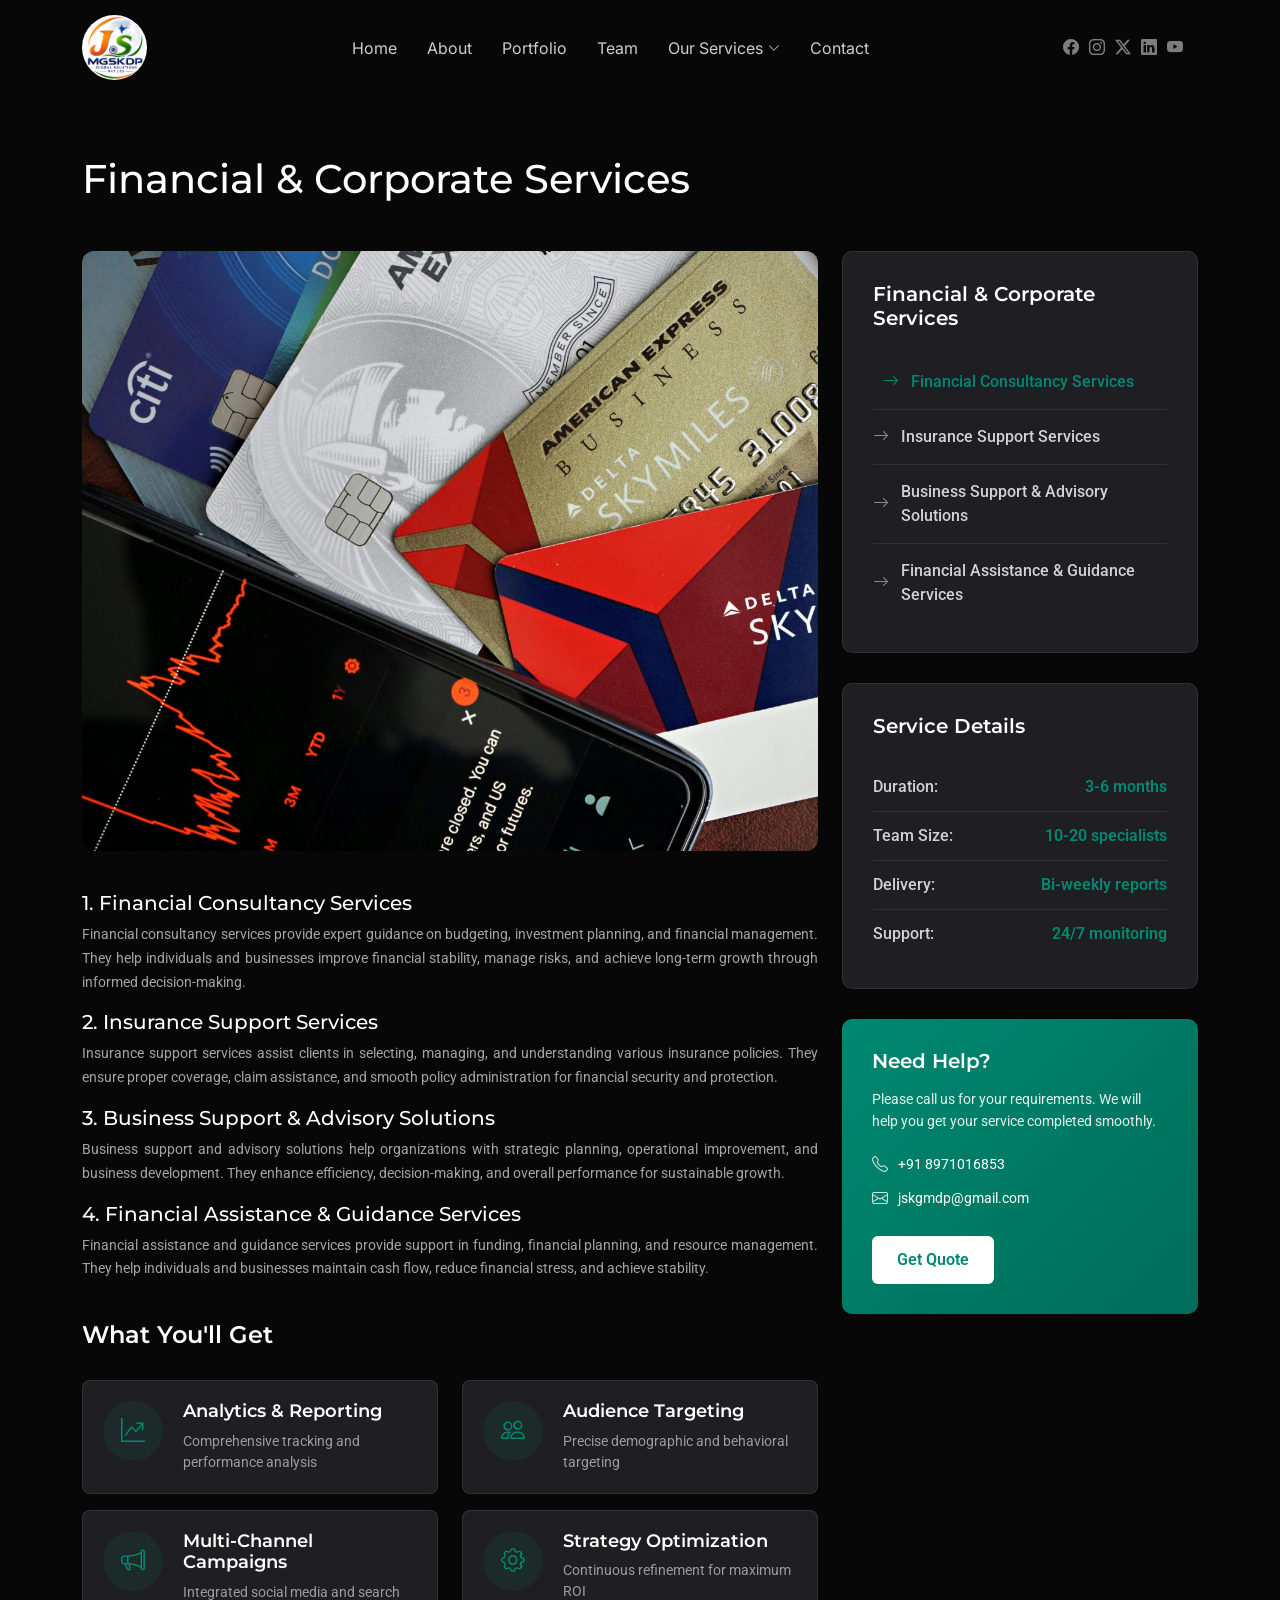
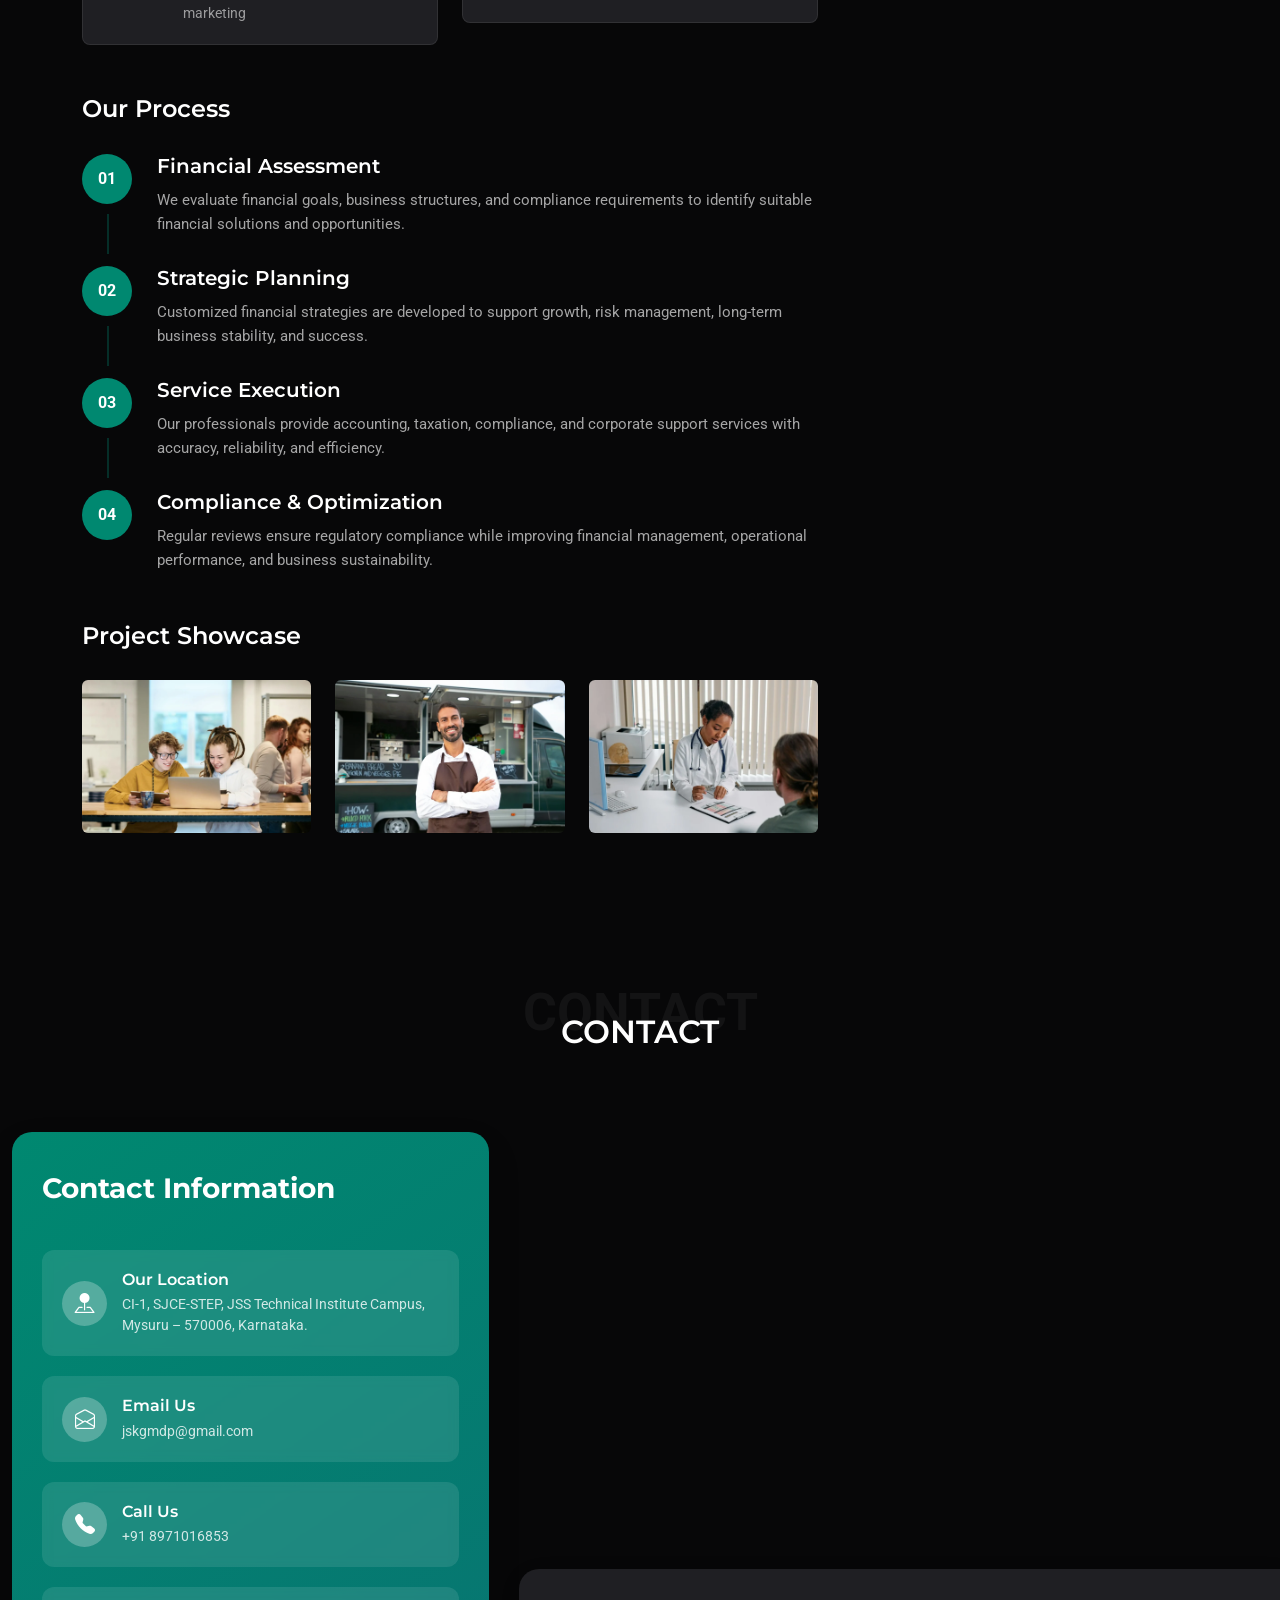
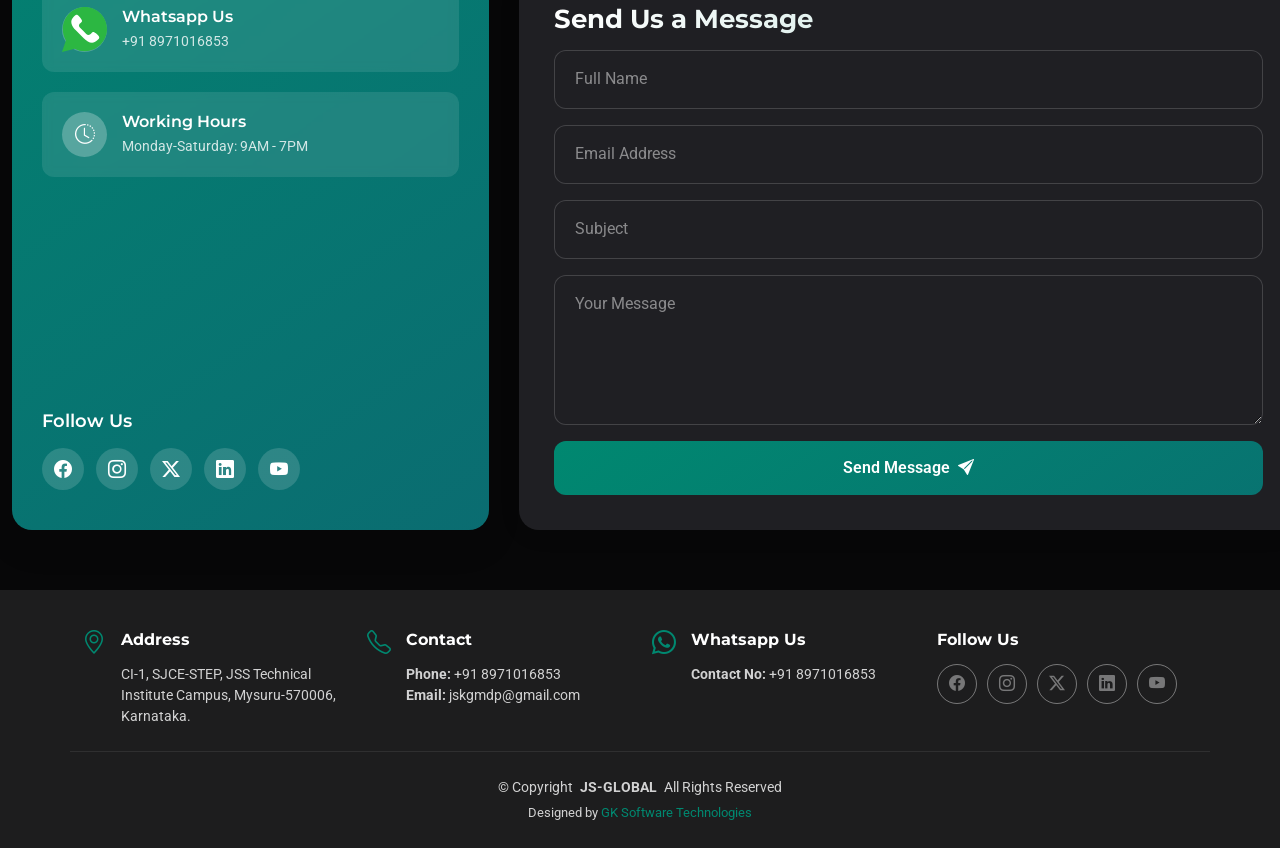
<file: financial-service.html>
<!DOCTYPE html>
<html lang="en">

<head>
  <meta charset="utf-8">
  <meta content="width=device-width, initial-scale=1.0" name="viewport">
  <title>JS Global- Innovative Business Solutions for Tomorrow</title>
  <meta name="description" content="">
  <meta name="keywords" content="">

  <!-- Favicons -->
  <link href="assets/img/favicon.png" rel="icon">
  <link href="assets/img/apple-touch-icon.png" rel="apple-touch-icon">

  <!-- Fonts -->
  <link href="https://fonts.googleapis.com" rel="preconnect">
  <link href="https://fonts.gstatic.com" rel="preconnect" crossorigin>
  <link href="https://fonts.googleapis.com/css2?family=Roboto:ital,wght@0,100;0,300;0,400;0,500;0,700;0,900;1,100;1,300;1,400;1,500;1,700;1,900&family=Montserrat:ital,wght@0,100;0,200;0,300;0,400;0,500;0,600;0,700;0,800;0,900;1,100;1,200;1,300;1,400;1,500;1,600;1,700;1,800;1,900&family=Inter:wght@100;200;300;400;500;600;700;800;900&display=swap" rel="stylesheet">

  <!-- Vendor CSS Files -->
  <link href="assets/vendor/bootstrap/css/bootstrap.min.css" rel="stylesheet">
  <link href="assets/vendor/bootstrap-icons/bootstrap-icons.css" rel="stylesheet">
  <link href="assets/vendor/aos/aos.css" rel="stylesheet">
  <link href="assets/vendor/glightbox/css/glightbox.min.css" rel="stylesheet">
  <link href="assets/vendor/swiper/swiper-bundle.min.css" rel="stylesheet">

  <!-- Main CSS File -->
  <link href="assets/css/main.css" rel="stylesheet">

  <!-- =======================================================
  * Template Name: Nexa
  * Template URL: https://bootstrapmade.com/nexa-bootstrap-agency-template/
  * Updated: Aug 19 2025 with Bootstrap v5.3.7
  * Author: BootstrapMade.com
  * License: https://bootstrapmade.com/license/
  ======================================================== -->
</head>

<body class="service-details-page">

  <header id="header" class="header d-flex align-items-center sticky-top">
    <div class="container position-relative d-flex align-items-center justify-content-between">

      <a href="index.html" class="logo d-flex align-items-center me-auto me-xl-0">
        <!-- Uncomment the line below if you also wish to use an image logo -->
          <img src="assets/images/jslogonew.jpeg" alt="">
        <!-- <h1 class="sitename">Nexa</h1> -->
      </a>

      <nav id="navmenu" class="navmenu">
        <ul>
          <li><a href="index.html" class="active">Home</a></li>
          <li><a href="about.html">About</a></li>
          <li><a href="#portfolio">Portfolio</a></li>
          <li><a href="#team">Team</a></li>
             <li class="dropdown"><a href="#"><span>Our Services</span> <i class="bi bi-chevron-down toggle-dropdown"></i></a>
            <ul>
              <li><a href="it-software.html">IT & Software Solutions</a></li>
              <li><a href="digital-web.html">Digital & Web Services</a></li>
              <li><a href="research-consult.html">Research & Consulting</a></li>
              <li><a href="business-support.html">Business Support Services</a></li>
              <li><a href="education-wellness.html">Education, Wellness & Training</a></li>
              <li><a href="social-community.html">Social & Community Services</a></li>
              <li><a href="infrastructure-construction.html">Infrastructure, Interior & Construction</a></li>
              <li><a href="financial-service.html">Financial & Corporate Services</a></li>
               <li><a href="travel-services.html">Travel & Trip Services</a></li>
            </ul>
          </li>
          <li><a href="#contact">Contact</a></li>
        </ul>
        <i class="mobile-nav-toggle d-xl-none bi bi-list"></i>
      </nav>

      <div class="header-social-links">
       <a href="https://www.facebook.com/profile.php?id=61589741126124"><i class="bi bi-facebook"></i></a>
            <a href="https://www.instagram.com/jaya12052026/"><i class="bi bi-instagram"></i></a>
               <a href="#"><i class="bi bi-twitter-x"></i></a>
                <a href="#"><i class="bi bi-linkedin"></i></a>
                <a href="#"><i class="bi bi-youtube"></i></a>
      </div>

    </div>
  </header>

  <main class="main">

    <!-- Page Title -->
    <!-- <div class="page-title light-background">
      <div class="container d-lg-flex justify-content-between align-items-center">
        <h1 class="mb-2 mb-lg-0">Who We Are</h1>
        <nav class="breadcrumbs">
          <ol>
            <li><a href="index.html">Home</a></li>
            <li class="current">Service Details</li>
          </ol>
        </nav>
      </div>
    </div> -->
    <!-- End Page Title -->

    <!-- Service Details Section -->
    <section id="service-details" class="service-details section">

      <div class="container" data-aos="fade-up" data-aos-delay="100">

        <div class="row gy-5">
          <h1 class="mb-2 mb-lg-0">Financial & Corporate Services</h1>

          <div class="col-lg-8" data-aos="fade-up" data-aos-delay="200">
            <div class="service-hero">
              <img src="assets/pageimages/financial.jpg" alt="" class="img-fluid">
              <!-- <div class="service-badge">
                <span>Premium Service</span>
              </div> -->
            </div>

            <div class="service-content">
              <div class="service-header">
                
                <h5>1. Financial Consultancy Services</h5>
                 <p class="service-intro" style="text-align: justify;">Financial consultancy services provide expert guidance on budgeting, investment planning, and financial management. They help individuals and businesses improve financial stability, manage risks, and achieve long-term growth through informed decision-making.</p>

                <h5>2. Insurance Support Services</h5>
                 <p class="service-intro" style="text-align: justify;">Insurance support services assist clients in selecting, managing, and understanding various insurance policies. They ensure proper coverage, claim assistance, and smooth policy administration for financial security and protection.</p>

                <h5>3. Business Support & Advisory Solutions</h5>
                 <p class="service-intro" style="text-align: justify;">Business support and advisory solutions help organizations with strategic planning, operational improvement, and business development. They enhance efficiency, decision-making, and overall performance for sustainable growth.</p>

                <h5>4. Financial Assistance & Guidance Services</h5>
                 <p class="service-intro" style="text-align: justify;">Financial assistance and guidance services provide support in funding, financial planning, and resource management. They help individuals and businesses maintain cash flow, reduce financial stress, and achieve stability.</p>

              </div>

              <div class="service-features">
                <h4>What You'll Get</h4>
                <div class="row gy-3">
                  <div class="col-md-6">
                    <div class="feature-item">
                      <div class="feature-icon">
                        <i class="bi bi-graph-up-arrow"></i>
                      </div>
                      <div class="feature-content">
                        <h5>Analytics &amp; Reporting</h5>
                        <p>Comprehensive tracking and performance analysis</p>
                      </div>
                    </div>
                  </div>
                  <div class="col-md-6">
                    <div class="feature-item">
                      <div class="feature-icon">
                        <i class="bi bi-people"></i>
                      </div>
                      <div class="feature-content">
                        <h5>Audience Targeting</h5>
                        <p>Precise demographic and behavioral targeting</p>
                      </div>
                    </div>
                  </div>
                  <div class="col-md-6">
                    <div class="feature-item">
                      <div class="feature-icon">
                        <i class="bi bi-megaphone"></i>
                      </div>
                      <div class="feature-content">
                        <h5>Multi-Channel Campaigns</h5>
                        <p>Integrated social media and search marketing</p>
                      </div>
                    </div>
                  </div>
                  <div class="col-md-6">
                    <div class="feature-item">
                      <div class="feature-icon">
                        <i class="bi bi-gear"></i>
                      </div>
                      <div class="feature-content">
                        <h5>Strategy Optimization</h5>
                        <p>Continuous refinement for maximum ROI</p>
                      </div>
                    </div>
                  </div>
                </div>
              </div>

              <div class="service-process">
                <h4>Our Process</h4>
                <div class="process-steps">
                  <div class="process-step">
                    <div class="step-number">01</div>
                    <div class="step-content">
                      <h5>Financial Assessment</h5>
                      <p>We evaluate financial goals, business structures, and compliance requirements to identify suitable financial solutions and opportunities.</p>
                    </div>
                  </div>
                  <div class="process-step">
                    <div class="step-number">02</div>
                    <div class="step-content">
                      <h5>Strategic Planning</h5>
                      <p>Customized financial strategies are developed to support growth, risk management, long-term business stability, and success.</p>
                    </div>
                  </div>
                  <div class="process-step">
                    <div class="step-number">03</div>
                    <div class="step-content">
                      <h5>Service Execution</h5>
                      <p>Our professionals provide accounting, taxation, compliance, and corporate support services with accuracy, reliability, and efficiency.</p>
                    </div>
                  </div>
                  <div class="process-step">
                    <div class="step-number">04</div>
                    <div class="step-content">
                      <h5>Compliance & Optimization</h5>
                      <p>Regular reviews ensure regulatory compliance while improving financial management, operational performance, and business sustainability.</p>                    
                    </div>
                  </div>
                </div>
              </div>

              <div class="service-gallery" data-aos="fade-up" data-aos-delay="300">
                <h4>Project Showcase</h4>
                <div class="row gy-3">
                  <div class="col-md-4">
                    <img src="assets/img/services/services-2.webp" alt="" class="img-fluid rounded">
                  </div>
                  <div class="col-md-4">
                    <img src="assets/img/services/services-8.webp" alt="" class="img-fluid rounded">
                  </div>
                  <div class="col-md-4">
                    <img src="assets/img/services/services-11.webp" alt="" class="img-fluid rounded">
                  </div>
                  </div>
              </div>
            </div>
          </div>

          <div class="col-lg-4" data-aos="fade-up" data-aos-delay="400">
            <div class="service-sidebar">

              <div class="service-menu">
                <h4>Financial & Corporate Services</h4>
                <div class="menu-list">
                  <a href="#" class="menu-item active">
                    <i class="bi bi-arrow-right"></i>
                    <span>Financial Consultancy Services</span>
                  </a>
                  <a href="#" class="menu-item">
                    <i class="bi bi-arrow-right"></i>
                    <span>Insurance Support Services</span>
                  </a>
                  <a href="#" class="menu-item">
                    <i class="bi bi-arrow-right"></i>
                    <span>Business Support & Advisory Solutions</span>
                  </a>
                  <a href="#" class="menu-item">
                    <i class="bi bi-arrow-right"></i>
                    <span>Financial Assistance & Guidance Services</span>
                  </a>
                  <!-- <a href="#" class="menu-item">
                    <i class="bi bi-arrow-right"></i>
                    <span>Education, Wellness & Training</span>
                  </a>
                       <a href="#" class="menu-item">
                    <i class="bi bi-arrow-right"></i>
                    <span>Social & Community Services</span>
                  </a>
                       <a href="#" class="menu-item">
                    <i class="bi bi-arrow-right"></i>
                    <span>Infrastructure, Interior & Construction</span>
                  </a>
                       <a href="#" class="menu-item">
                    <i class="bi bi-arrow-right"></i>
                    <span>Financial & Corporate Services</span>
                  </a>
                         <a href="#" class="menu-item">
                    <i class="bi bi-arrow-right"></i>
                    <span>Travel & Trip Services</span>
                  </a> -->
                </div>
              </div>

              <div class="service-info">
                <h4>Service Details</h4>
                <div class="info-list">
                  <div class="info-item">
                    <span class="info-label">Duration:</span>
                    <span class="info-value">3-6 months</span>
                  </div>
                  <div class="info-item">
                    <span class="info-label">Team Size:</span>
                    <span class="info-value">10-20 specialists</span>
                  </div>
                  <div class="info-item">
                    <span class="info-label">Delivery:</span>
                    <span class="info-value">Bi-weekly reports</span>
                  </div>
                  <div class="info-item">
                    <span class="info-label">Support:</span>
                    <span class="info-value">24/7 monitoring</span>
                  </div>
                </div>
              </div>

              <div class="contact-card">
                <div class="contact-content">
                  <h4>Need Help?</h4>
                  <p>Please call us for your requirements. We will help you get your service completed smoothly.
</p>
                  <div class="contact-info">
                    <div class="contact-item">
                      <i class="bi bi-telephone"></i>
                      <span>+91 8971016853</span>
                    </div>
                    <div class="contact-item">
                      <i class="bi bi-envelope"></i>
                      <span>jskgmdp@gmail.com</span>
                    </div>
                  </div>
                  <a href="#" class="btn btn-primary">Get Quote</a>
                </div>
              </div>

            </div>
          </div>

        </div>

      </div>

    </section><!-- /Service Details Section -->

    <!-- Contact Section -->
    <section id="contact" class="contact section">
      <!-- Section Title -->
      <div class="container section-title" data-aos="fade-up">
        <span class="description-title">Contact</span>
        <h2>Contact</h2>
        <!-- <p>Necessitatibus eius consequatur ex aliquid fuga eum quidem sint consectetur velit</p> -->
      </div><!-- End Section Title -->

      <div class="container">
        <div class="contact-wrapper">
          <div class="contact-info-panel">
            <div class="contact-info-header">
              <h3>Contact Information</h3>
              <!-- <p>Dignissimos deleniti accusamus rerum voluptate. Dignissimos rerum sit maiores reiciendis voluptate inventore ut.</p> -->
            </div>

            <div class="contact-info-cards">
              <div class="info-card">
                <div class="icon-container">
                  <i class="bi bi-pin-map-fill"></i>
                </div>
                <div class="card-content">
                  <h4>Our Location</h4>
                  <p>CI-1, SJCE-STEP, JSS Technical Institute Campus, Mysuru – 570006, Karnataka.</p>
                </div>
              </div>

              <a href="mailto:jskgmdp@gmail.com" class="call-card">
              <div class="info-card">
                <div class="icon-container">
                  <i class="bi bi-envelope-open"></i>
                </div>
                <div class="card-content">
                  <h4>Email Us</h4>
                  <p>jskgmdp@gmail.com</p>
                </div>
              </div></a>

              <a href="tel:+918971016853" class="call-card">
              <div class="info-card">
                <div class="icon-container">
                  <i class="bi bi-telephone-fill"></i>
                </div>

                <div class="card-content">
                  <h4>Call Us</h4>

                  <p>+91 8971016853</p>
                </div>
              </div> </a>

              <a href="https://wa.me/918971016853?text=Hi,%20I%20am%20interested%20in%20your%20services.%20Please%20provide%20more%20details."
                            class="call-card"
                            target="_blank">
              <div class="info-card">
                <div class="icon-container">
                  <svg version="1.1" id="Capa_1" xmlns="http://www.w3.org/2000/svg" xmlns:xlink="http://www.w3.org/1999/xlink" x="0px" y="0px"
	                      viewBox="0 0 58 58" style="enable-background:new 0 0 58 58;" xml:space="preserve">
                    <g>
	                    <path style="fill:#2CB742;" d="M0,58l4.988-14.963C2.457,38.78,1,33.812,1,28.5C1,12.76,13.76,0,29.5,0S58,12.76,58,28.5
		                        S45.24,57,29.5,57c-4.789,0-9.299-1.187-13.26-3.273L0,58z"/>
	                    <path style="fill:#FFFFFF;" d="M47.683,37.985c-1.316-2.487-6.169-5.331-6.169-5.331c-1.098-0.626-2.423-0.696-3.049,0.42
                            c0,0-1.577,1.891-1.978,2.163c-1.832,1.241-3.529,1.193-5.242-0.52l-3.981-3.981l-3.981-3.981c-1.713-1.713-1.761-3.41-0.52-5.242
                            c0.272-0.401,2.163-1.978,2.163-1.978c1.116-0.627,1.046-1.951,0.42-3.049c0,0-2.844-4.853-5.331-6.169
                            c-1.058-0.56-2.357-0.364-3.203,0.482l-1.758,1.758c-5.577,5.577-2.831,11.873,2.746,17.45l5.097,5.097l5.097,5.097
                            c5.577,5.577,11.873,8.323,17.45,2.746l1.758-1.758C48.048,40.341,48.243,39.042,47.683,37.985z"/>
                        </g>
                  </svg>
                </div>
                <div class="card-content">
                  <h4>Whatsapp Us</h4>
                  <p>+91 8971016853</p>
                </div>
              </div>  </a>
              


              <div class="info-card">
                <div class="icon-container">
                  <i class="bi bi-clock-history"></i>
                </div>
                <div class="card-content">
                  <h4>Working Hours</h4>
                  <p>Monday-Saturday: 9AM - 7PM</p>
                </div>
              </div>
            </div>

            <div class="social-links-panel">
              <h5>Follow Us</h5>
              <div class="social-icons">
                <a href="https://www.facebook.com/profile.php?id=61589741126124"><i class="bi bi-facebook"></i></a>
                        <a href="https://www.instagram.com/jaya12052026/"><i class="bi bi-instagram"></i></a>
                      <a href="#"><i class="bi bi-twitter-x"></i></a>
                <a href="#"><i class="bi bi-linkedin"></i></a>
                <a href="#"><i class="bi bi-youtube"></i></a>
              </div>
            </div>
          </div>
          <div class="contact-form-panel">
<div class="map-container">
  <iframe
   src="https://www.google.com/maps/embed?pb=!1m18!1m12!1m3!1d3897.9906392015014!2d76.61071902478491!3d12.316416728904521!2m3!1f0!2f0!3f0!3m2!1i1024!2i768!4f13.1!3m3!1m2!1s0x3baf7b67b7b7609b%3A0xb265f428562cf9ef!2sSJCE-STEP!5e0!3m2!1sen!2sin!4v1779540775762!5m2!1sen!2sin" width="600" height="450" style="border:0;" allowfullscreen="" loading="lazy" referrerpolicy="no-referrer-when-downgrade">
  </iframe>  
  <style>
  .map-container iframe {
    border-radius: 15px;
    border: 0;
    }
</style>
</div>
      <div class="form-container">
              <h3>Send Us a Message</h3>
              
              <form action="https://api.web3forms.com/submit" method="POST">
                <input type="hidden" name="access_key" value="e2772ad6-9057-434c-86b8-b969ebd08cb9">
                
                <div class="form-floating mb-3">
                  <input type="text" class="form-control" id="nameInput" name="name" placeholder="Full Name" required="">
                  <label for="nameInput">Full Name</label>
                </div>

                <div class="form-floating mb-3">
                  <input type="email" class="form-control" id="emailInput" name="email" placeholder="Email Address" required="">
                  <label for="emailInput">Email Address</label>
                </div>

                <div class="form-floating mb-3">
                  <input type="text" class="form-control" id="subjectInput" name="subject" placeholder="Subject" required="">
                  <label for="subjectInput">Subject</label>
                </div>

                <div class="form-floating mb-3">
                  <textarea class="form-control" id="messageInput" name="message" rows="5" placeholder="Your Message" style="height: 150px" required=""></textarea>
                  <label for="messageInput">Your Message</label>
                </div>

                <div class="d-grid">
                  <button type="submit" class="btn-submit">
                    Send Message <i class="bi bi-send-fill ms-2"></i>
                  </button>
                </div>

              </form>
            </div>
          </div>
        </div>
      </div>
    </section><!-- /Contact Section -->    

  </main>

  <footer id="footer" class="footer light-background">

    <div class="container">
      <div class="row gy-3">
        <div class="col-lg-3 col-md-6 d-flex">
          <i class="bi bi-geo-alt icon"></i>
          <div class="address">
            <h4>Address</h4>
            <p>CI-1, SJCE-STEP, JSS Technical Institute Campus, Mysuru-570006, Karnataka.</p>
            <p></p>
            <p></p>
          </div>

        </div>

        <div class="col-lg-3 col-md-6 d-flex">
          <i class="bi bi-telephone icon"></i>
          <div>
            <h4>Contact</h4>
            <p>
              <strong>Phone:</strong> <span>+91 8971016853</span><br>
              <strong>Email:</strong> <span>jskgmdp@gmail.com</span><br>
            </p>
          </div>
        </div>

        <div class="col-lg-3 col-md-6 d-flex">
           <i class="bi bi-whatsapp icon"></i>
          <div>
            <h4>Whatsapp Us</h4>
            <p>
              <strong>Contact No:</strong> <span>+91 8971016853</span><br>
              
            </p>
          </div>
        </div>

        <div class="col-lg-3 col-md-6">
          <h4>Follow Us</h4>
          <div class="social-links d-flex">
                  <a href="https://www.facebook.com/profile.php?id=61589741126124"><i class="bi bi-facebook"></i></a>
                        <a href="https://www.instagram.com/jaya12052026/"><i class="bi bi-instagram"></i></a>
                      <a href="#"><i class="bi bi-twitter-x"></i></a>
                <a href="#"><i class="bi bi-linkedin"></i></a>
                <a href="#"><i class="bi bi-youtube"></i></a>
          </div>
        </div>

      </div>
    </div>

    <div class="container copyright text-center mt-4">
      <p>© <span>Copyright</span> <strong class="px-1 sitename">JS-GLOBAL</strong> <span>All Rights Reserved</span></p>
      <div class="credits">
        <!-- All the links in the footer should remain intact. -->
        <!-- You can delete the links only if you've purchased the pro version. -->
        <!-- Licensing information: https://bootstrapmade.com/license/ -->
        <!-- Purchase the pro version with working PHP/AJAX contact form: [buy-url] -->
        Designed by <a href="https://www.gksoftwaretechnologies.com/">GK Software Technologies</a>
      </div>
    </div>

  </footer>

  <!-- Scroll Top -->
  <a href="#" id="scroll-top" class="scroll-top d-flex align-items-center justify-content-center"></a>
<!-- <i class="bi bi-arrow-up-short"></i> -->

  <!-- Preloader -->
  <div id="preloader"></div>

  <!-- Vendor JS Files -->
  <script src="assets/vendor/bootstrap/js/bootstrap.bundle.min.js"></script>
  <script src="assets/vendor/php-email-form/validate.js"></script>
  <script src="assets/vendor/aos/aos.js"></script>
  <script src="assets/vendor/glightbox/js/glightbox.min.js"></script>
  <script src="assets/vendor/purecounter/purecounter_vanilla.js"></script>
  <script src="assets/vendor/swiper/swiper-bundle.min.js"></script>
  <script src="assets/vendor/imagesloaded/imagesloaded.pkgd.min.js"></script>
  <script src="assets/vendor/isotope-layout/isotope.pkgd.min.js"></script>

  <!-- Main JS File -->
  <script src="assets/js/main.js"></script>

</body>

</html>
</file>
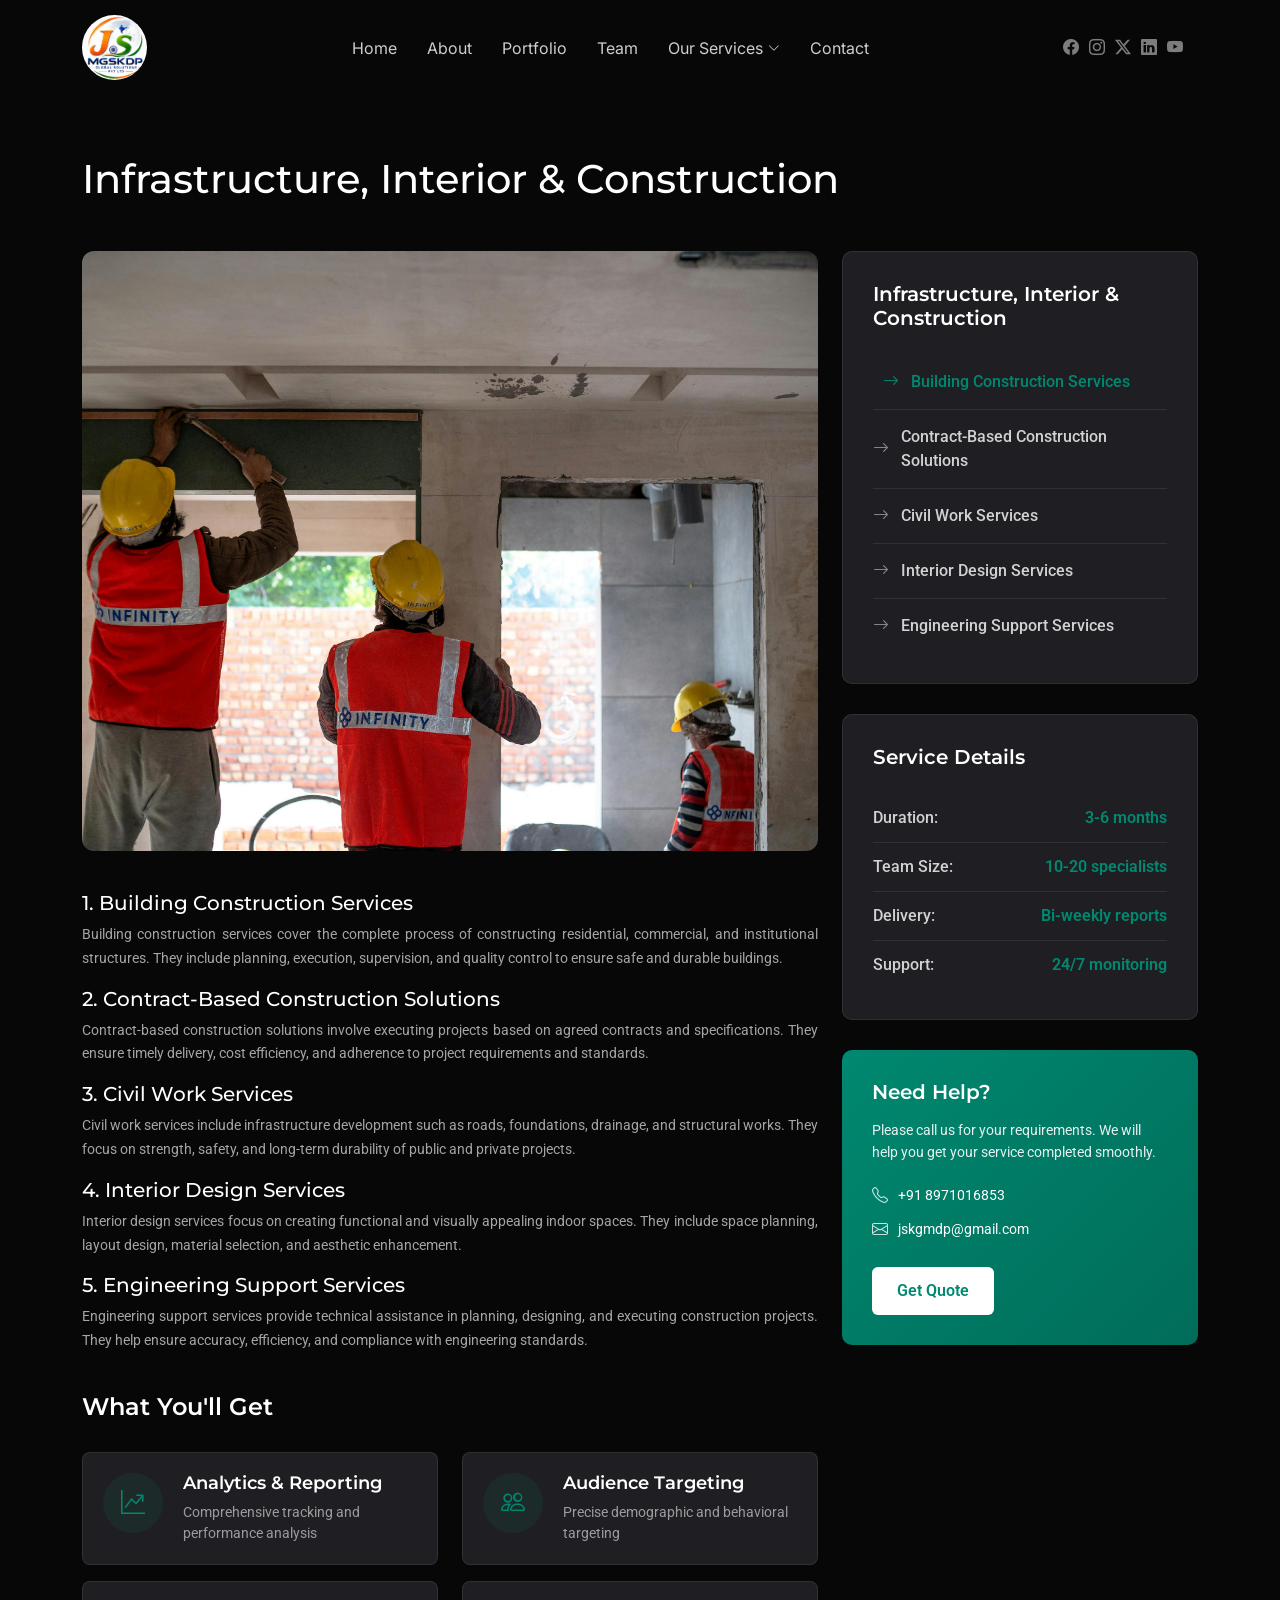
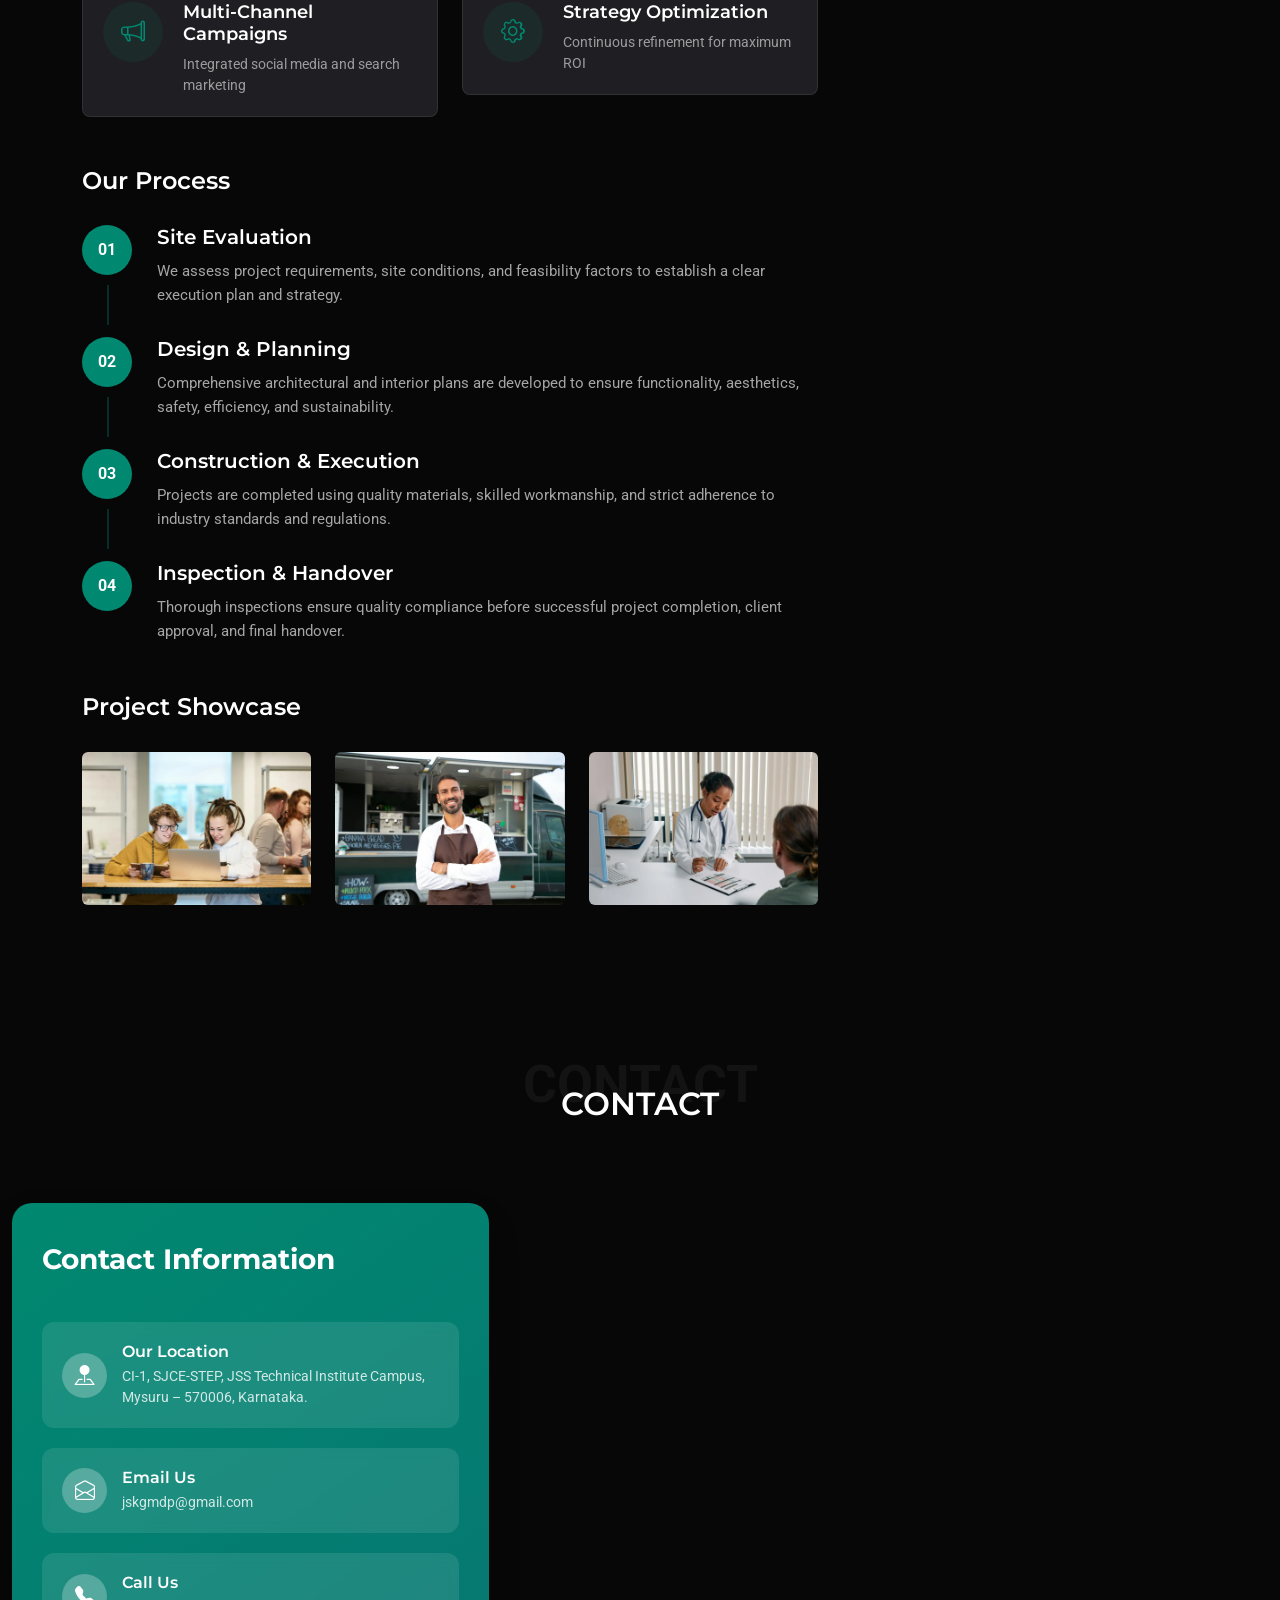
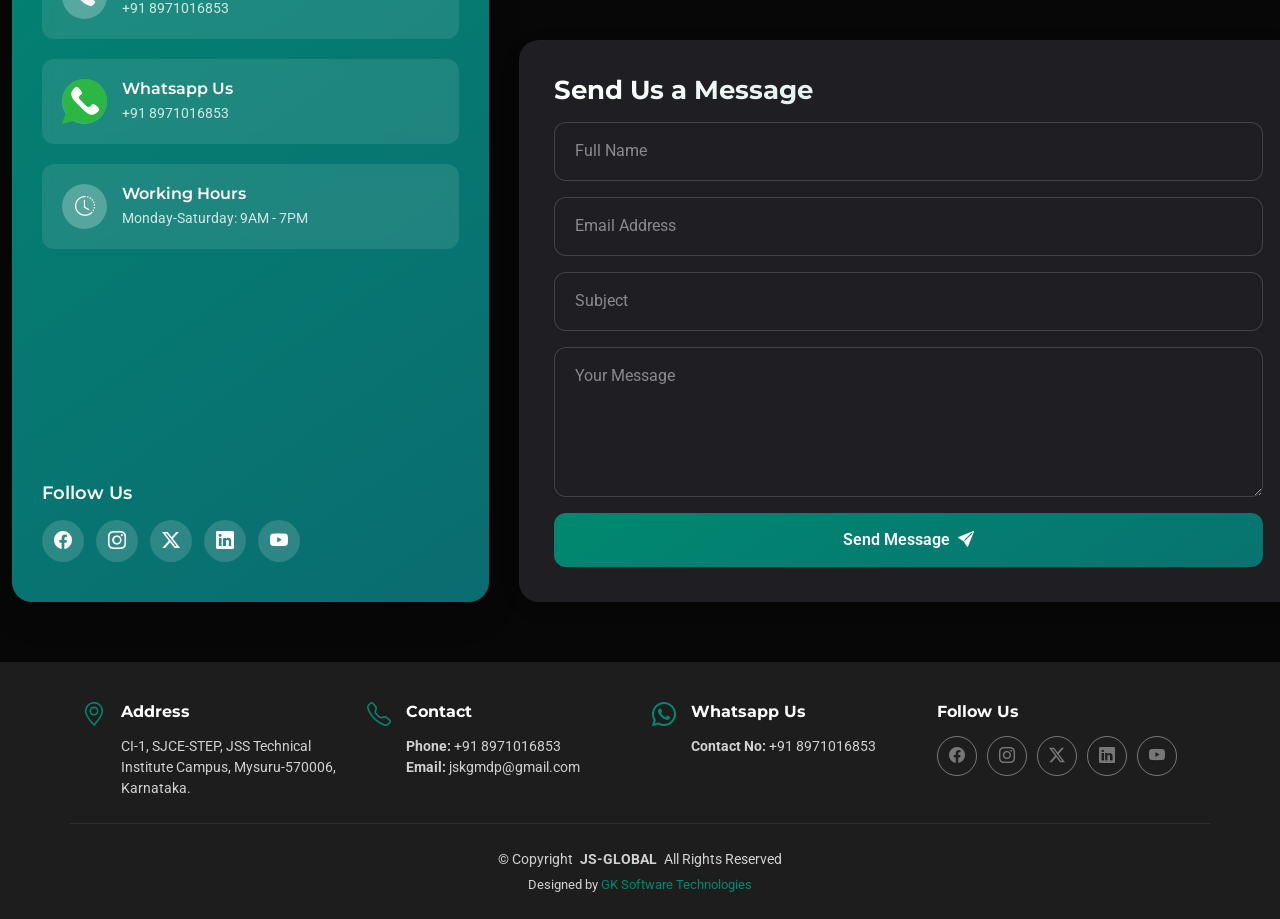
<file: infrastructure-construction.html>
<!DOCTYPE html>
<html lang="en">

<head>
  <meta charset="utf-8">
  <meta content="width=device-width, initial-scale=1.0" name="viewport">
  <title>JS Global- Innovative Business Solutions for Tomorrow</title>
  <meta name="description" content="">
  <meta name="keywords" content="">

  <!-- Favicons -->
  <link href="assets/img/favicon.png" rel="icon">
  <link href="assets/img/apple-touch-icon.png" rel="apple-touch-icon">

  <!-- Fonts -->
  <link href="https://fonts.googleapis.com" rel="preconnect">
  <link href="https://fonts.gstatic.com" rel="preconnect" crossorigin>
  <link href="https://fonts.googleapis.com/css2?family=Roboto:ital,wght@0,100;0,300;0,400;0,500;0,700;0,900;1,100;1,300;1,400;1,500;1,700;1,900&family=Montserrat:ital,wght@0,100;0,200;0,300;0,400;0,500;0,600;0,700;0,800;0,900;1,100;1,200;1,300;1,400;1,500;1,600;1,700;1,800;1,900&family=Inter:wght@100;200;300;400;500;600;700;800;900&display=swap" rel="stylesheet">

  <!-- Vendor CSS Files -->
  <link href="assets/vendor/bootstrap/css/bootstrap.min.css" rel="stylesheet">
  <link href="assets/vendor/bootstrap-icons/bootstrap-icons.css" rel="stylesheet">
  <link href="assets/vendor/aos/aos.css" rel="stylesheet">
  <link href="assets/vendor/glightbox/css/glightbox.min.css" rel="stylesheet">
  <link href="assets/vendor/swiper/swiper-bundle.min.css" rel="stylesheet">

  <!-- Main CSS File -->
  <link href="assets/css/main.css" rel="stylesheet">

  <!-- =======================================================
  * Template Name: Nexa
  * Template URL: https://bootstrapmade.com/nexa-bootstrap-agency-template/
  * Updated: Aug 19 2025 with Bootstrap v5.3.7
  * Author: BootstrapMade.com
  * License: https://bootstrapmade.com/license/
  ======================================================== -->
</head>

<body class="service-details-page">

  <header id="header" class="header d-flex align-items-center sticky-top">
    <div class="container position-relative d-flex align-items-center justify-content-between">

      <a href="index.html" class="logo d-flex align-items-center me-auto me-xl-0">
        <!-- Uncomment the line below if you also wish to use an image logo -->
         <img src="assets/images/jslogonew.jpeg" alt="">
        <!-- <h1 class="sitename">Nexa</h1> -->
      </a>

      <nav id="navmenu" class="navmenu">
        <ul>
          <li><a href="index.html" class="active">Home</a></li>
          <li><a href="about.html">About</a></li>
          <li><a href="#portfolio">Portfolio</a></li>
          <li><a href="#team">Team</a></li>
             <li class="dropdown"><a href="#"><span>Our Services</span> <i class="bi bi-chevron-down toggle-dropdown"></i></a>
            <ul>
              <li><a href="it-software.html">IT & Software Solutions</a></li>
              <li><a href="digital-web.html">Digital & Web Services</a></li>
              <li><a href="research-consult.html">Research & Consulting</a></li>
              <li><a href="business-support.html">Business Support Services</a></li>
              <li><a href="education-wellness.html">Education, Wellness & Training</a></li>
              <li><a href="social-community.html">Social & Community Services</a></li>
              <li><a href="infrastructure-construction.html">Infrastructure, Interior & Construction</a></li>
              <li><a href="financial-service.html">Financial & Corporate Services</a></li>
               <li><a href="travel-services.html">Travel & Trip Services</a></li>
            </ul>
          </li>
          <li><a href="#contact">Contact</a></li>
        </ul>
        <i class="mobile-nav-toggle d-xl-none bi bi-list"></i>
      </nav>

      <div class="header-social-links">
       <a href="https://www.facebook.com/profile.php?id=61589741126124"><i class="bi bi-facebook"></i></a>
            <a href="https://www.instagram.com/jaya12052026/"><i class="bi bi-instagram"></i></a>
               <a href="#"><i class="bi bi-twitter-x"></i></a>
                <a href="#"><i class="bi bi-linkedin"></i></a>
                <a href="#"><i class="bi bi-youtube"></i></a>
      </div>

    </div>
  </header>

  <main class="main">

    <!-- Page Title -->
    <!-- <div class="page-title light-background">
      <div class="container d-lg-flex justify-content-between align-items-center">
        <h1 class="mb-2 mb-lg-0">Who We Are</h1>
        <nav class="breadcrumbs">
          <ol>
            <li><a href="index.html">Home</a></li>
            <li class="current">Service Details</li>
          </ol>
        </nav>
      </div>
    </div> -->
    <!-- End Page Title -->

    <!-- Service Details Section -->
    <section id="service-details" class="service-details section">

      <div class="container" data-aos="fade-up" data-aos-delay="100">

        <div class="row gy-5">
          <h1 class="mb-2 mb-lg-0">Infrastructure, Interior & Construction</h1>

          <div class="col-lg-8" data-aos="fade-up" data-aos-delay="200">
            <div class="service-hero">
              <img src="assets/pageimages/infrastructure.jpg" alt="" class="img-fluid">
              <!-- <div class="service-badge">
                <span>Premium Service</span>
              </div> -->
            </div>

            <div class="service-content">
              <div class="service-header">
                <h5>1. Building Construction Services</h5>
                 <p class="service-intro" style="text-align: justify;">Building construction services cover the complete process of constructing residential, commercial, and institutional structures. They include planning, execution, supervision, and quality control to ensure safe and durable buildings.</p>

                <h5>2. Contract-Based Construction Solutions</h5>
                 <p class="service-intro" style="text-align: justify;">Contract-based construction solutions involve executing projects based on agreed contracts and specifications. They ensure timely delivery, cost efficiency, and adherence to project requirements and standards.</p>

                <h5>3. Civil Work Services</h5>
                 <p class="service-intro" style="text-align: justify;">Civil work services include infrastructure development such as roads, foundations, drainage, and structural works. They focus on strength, safety, and long-term durability of public and private projects.</p>

                <h5>4. Interior Design Services</h5>
                 <p class="service-intro" style="text-align: justify;">Interior design services focus on creating functional and visually appealing indoor spaces. They include space planning, layout design, material selection, and aesthetic enhancement.</p>

                <h5>5. Engineering Support Services</h5>
                 <p class="service-intro" style="text-align: justify;">Engineering support services provide technical assistance in planning, designing, and executing construction projects. They help ensure accuracy, efficiency, and compliance with engineering standards.</p>
                
                  </div>

              <div class="service-features">
                <h4>What You'll Get</h4>
                <div class="row gy-3">
                  <div class="col-md-6">
                    <div class="feature-item">
                      <div class="feature-icon">
                        <i class="bi bi-graph-up-arrow"></i>
                      </div>
                      <div class="feature-content">
                        <h5>Analytics &amp; Reporting</h5>
                        <p>Comprehensive tracking and performance analysis</p>
                      </div>
                    </div>
                  </div>
                  <div class="col-md-6">
                    <div class="feature-item">
                      <div class="feature-icon">
                        <i class="bi bi-people"></i>
                      </div>
                      <div class="feature-content">
                        <h5>Audience Targeting</h5>
                        <p>Precise demographic and behavioral targeting</p>
                      </div>
                    </div>
                  </div>
                  <div class="col-md-6">
                    <div class="feature-item">
                      <div class="feature-icon">
                        <i class="bi bi-megaphone"></i>
                      </div>
                      <div class="feature-content">
                        <h5>Multi-Channel Campaigns</h5>
                        <p>Integrated social media and search marketing</p>
                      </div>
                    </div>
                  </div>
                  <div class="col-md-6">
                    <div class="feature-item">
                      <div class="feature-icon">
                        <i class="bi bi-gear"></i>
                      </div>
                      <div class="feature-content">
                        <h5>Strategy Optimization</h5>
                        <p>Continuous refinement for maximum ROI</p>
                      </div>
                    </div>
                  </div>
                </div>
              </div>

              <div class="service-process">
                <h4>Our Process</h4>
                <div class="process-steps">
                  <div class="process-step">
                    <div class="step-number">01</div>
                    <div class="step-content">
                      <h5>Site Evaluation</h5>
                      <p>We assess project requirements, site conditions, and feasibility factors to establish a clear execution plan and strategy.</p>
                    </div>
                  </div>
                  <div class="process-step">
                    <div class="step-number">02</div>
                    <div class="step-content">
                      <h5>Design & Planning</h5>
                      <p>Comprehensive architectural and interior plans are developed to ensure functionality, aesthetics, safety, efficiency, and sustainability.</p>
                    </div>
                  </div>
                  <div class="process-step">
                    <div class="step-number">03</div>
                    <div class="step-content">
                      <h5>Construction & Execution</h5>
                      <p>Projects are completed using quality materials, skilled workmanship, and strict adherence to industry standards and regulations.</p>
                    </div>
                  </div>
                  <div class="process-step">
                    <div class="step-number">04</div>
                    <div class="step-content">
                      <h5>Inspection & Handover</h5>
                      <p>Thorough inspections ensure quality compliance before successful project completion, client approval, and final handover.</p>                    
                    </div>
                  </div>
                </div>
              </div>

              <div class="service-gallery" data-aos="fade-up" data-aos-delay="300">
                <h4>Project Showcase</h4>
                <div class="row gy-3">
                  <div class="col-md-4">
                    <img src="assets/img/services/services-2.webp" alt="" class="img-fluid rounded">
                  </div>
                  <div class="col-md-4">
                    <img src="assets/img/services/services-8.webp" alt="" class="img-fluid rounded">
                  </div>
                  <div class="col-md-4">
                    <img src="assets/img/services/services-11.webp" alt="" class="img-fluid rounded">
                  </div>
                  </div>
              </div>
            </div>
          </div>

          <div class="col-lg-4" data-aos="fade-up" data-aos-delay="400">
            <div class="service-sidebar">

              <div class="service-menu">
                <h4>Infrastructure, Interior & Construction</h4>
                <div class="menu-list">
                  <a href="#" class="menu-item active">
                    <i class="bi bi-arrow-right"></i>
                    <span>Building Construction Services</span>
                  </a>
                  <a href="#" class="menu-item">
                    <i class="bi bi-arrow-right"></i>
                    <span>Contract-Based Construction Solutions</span>
                  </a>
                  <a href="#" class="menu-item">
                    <i class="bi bi-arrow-right"></i>
                    <span>Civil Work Services</span>
                  </a>
                  <a href="#" class="menu-item">
                    <i class="bi bi-arrow-right"></i>
                    <span>Interior Design Services</span>
                  </a>
                  <a href="#" class="menu-item">
                    <i class="bi bi-arrow-right"></i>
                    <span>Engineering Support Services</span>
                  </a>
                       <!-- <a href="#" class="menu-item">
                    <i class="bi bi-arrow-right"></i>
                    <span>Social & Community Services</span>
                  </a>
                       <a href="#" class="menu-item">
                    <i class="bi bi-arrow-right"></i>
                    <span>Infrastructure, Interior & Construction</span>
                  </a>
                       <a href="#" class="menu-item">
                    <i class="bi bi-arrow-right"></i>
                    <span>Financial & Corporate Services</span>
                  </a>
                         <a href="#" class="menu-item">
                    <i class="bi bi-arrow-right"></i>
                    <span>Travel & Trip Services</span>
                  </a> -->
                </div>
              </div>

              <div class="service-info">
                <h4>Service Details</h4>
                <div class="info-list">
                  <div class="info-item">
                    <span class="info-label">Duration:</span>
                    <span class="info-value">3-6 months</span>
                  </div>
                  <div class="info-item">
                    <span class="info-label">Team Size:</span>
                    <span class="info-value">10-20 specialists</span>
                  </div>
                  <div class="info-item">
                    <span class="info-label">Delivery:</span>
                    <span class="info-value">Bi-weekly reports</span>
                  </div>
                  <div class="info-item">
                    <span class="info-label">Support:</span>
                    <span class="info-value">24/7 monitoring</span>
                  </div>
                </div>
              </div>

              <div class="contact-card">
                <div class="contact-content">
                  <h4>Need Help?</h4>
                  <p>Please call us for your requirements. We will help you get your service completed smoothly.
</p>
                  <div class="contact-info">
                    <div class="contact-item">
                      <i class="bi bi-telephone"></i>
                      <span>+91 8971016853</span>
                    </div>
                    <div class="contact-item">
                      <i class="bi bi-envelope"></i>
                      <span>jskgmdp@gmail.com</span>
                    </div>
                  </div>
                  <a href="#" class="btn btn-primary">Get Quote</a>
                </div>
              </div>

            </div>
          </div>

        </div>

      </div>

    </section><!-- /Service Details Section -->


    <!-- Contact Section -->
    <section id="contact" class="contact section">
      <!-- Section Title -->
      <div class="container section-title" data-aos="fade-up">
        <span class="description-title">Contact</span>
        <h2>Contact</h2>
        <!-- <p>Necessitatibus eius consequatur ex aliquid fuga eum quidem sint consectetur velit</p> -->
      </div><!-- End Section Title -->

      <div class="container">
        <div class="contact-wrapper">
          <div class="contact-info-panel">
            <div class="contact-info-header">
              <h3>Contact Information</h3>
              <!-- <p>Dignissimos deleniti accusamus rerum voluptate. Dignissimos rerum sit maiores reiciendis voluptate inventore ut.</p> -->
            </div>

            <div class="contact-info-cards">
              <div class="info-card">
                <div class="icon-container">
                  <i class="bi bi-pin-map-fill"></i>
                </div>
                <div class="card-content">
                  <h4>Our Location</h4>
                  <p>CI-1, SJCE-STEP, JSS Technical Institute Campus, Mysuru – 570006, Karnataka.</p>
                </div>
              </div>

              <a href="mailto:jskgmdp@gmail.com" class="call-card">
              <div class="info-card">
                <div class="icon-container">
                  <i class="bi bi-envelope-open"></i>
                </div>
                <div class="card-content">
                  <h4>Email Us</h4>
                  <p>jskgmdp@gmail.com</p>
                </div>
              </div></a>

              <a href="tel:+918971016853" class="call-card">
              <div class="info-card">
                <div class="icon-container">
                  <i class="bi bi-telephone-fill"></i>
                </div>

                <div class="card-content">
                  <h4>Call Us</h4>

                  <p>+91 8971016853</p>
                </div>
              </div> </a>

              <a href="https://wa.me/918971016853?text=Hi,%20I%20am%20interested%20in%20your%20services.%20Please%20provide%20more%20details."
                            class="call-card"
                            target="_blank">
              <div class="info-card">
                <div class="icon-container">
                  <svg version="1.1" id="Capa_1" xmlns="http://www.w3.org/2000/svg" xmlns:xlink="http://www.w3.org/1999/xlink" x="0px" y="0px"
	                      viewBox="0 0 58 58" style="enable-background:new 0 0 58 58;" xml:space="preserve">
                    <g>
	                    <path style="fill:#2CB742;" d="M0,58l4.988-14.963C2.457,38.78,1,33.812,1,28.5C1,12.76,13.76,0,29.5,0S58,12.76,58,28.5
		                        S45.24,57,29.5,57c-4.789,0-9.299-1.187-13.26-3.273L0,58z"/>
	                    <path style="fill:#FFFFFF;" d="M47.683,37.985c-1.316-2.487-6.169-5.331-6.169-5.331c-1.098-0.626-2.423-0.696-3.049,0.42
                            c0,0-1.577,1.891-1.978,2.163c-1.832,1.241-3.529,1.193-5.242-0.52l-3.981-3.981l-3.981-3.981c-1.713-1.713-1.761-3.41-0.52-5.242
                            c0.272-0.401,2.163-1.978,2.163-1.978c1.116-0.627,1.046-1.951,0.42-3.049c0,0-2.844-4.853-5.331-6.169
                            c-1.058-0.56-2.357-0.364-3.203,0.482l-1.758,1.758c-5.577,5.577-2.831,11.873,2.746,17.45l5.097,5.097l5.097,5.097
                            c5.577,5.577,11.873,8.323,17.45,2.746l1.758-1.758C48.048,40.341,48.243,39.042,47.683,37.985z"/>
                        </g>
                  </svg>
                </div>
                <div class="card-content">
                  <h4>Whatsapp Us</h4>
                  <p>+91 8971016853</p>
                </div>
              </div>  </a>
              


              <div class="info-card">
                <div class="icon-container">
                  <i class="bi bi-clock-history"></i>
                </div>
                <div class="card-content">
                  <h4>Working Hours</h4>
                  <p>Monday-Saturday: 9AM - 7PM</p>
                </div>
              </div>
            </div>

            <div class="social-links-panel">
              <h5>Follow Us</h5>
              <div class="social-icons">
                <a href="https://www.facebook.com/profile.php?id=61589741126124"><i class="bi bi-facebook"></i></a>
                        <a href="https://www.instagram.com/jaya12052026/"><i class="bi bi-instagram"></i></a>
                      <a href="#"><i class="bi bi-twitter-x"></i></a>
                <a href="#"><i class="bi bi-linkedin"></i></a>
                <a href="#"><i class="bi bi-youtube"></i></a>
              </div>
            </div>
          </div>
          <div class="contact-form-panel">
<div class="map-container">
  <iframe
   src="https://www.google.com/maps/embed?pb=!1m18!1m12!1m3!1d3897.9906392015014!2d76.61071902478491!3d12.316416728904521!2m3!1f0!2f0!3f0!3m2!1i1024!2i768!4f13.1!3m3!1m2!1s0x3baf7b67b7b7609b%3A0xb265f428562cf9ef!2sSJCE-STEP!5e0!3m2!1sen!2sin!4v1779540775762!5m2!1sen!2sin" width="600" height="450" style="border:0;" allowfullscreen="" loading="lazy" referrerpolicy="no-referrer-when-downgrade">
  </iframe>  
  <style>
  .map-container iframe {
    border-radius: 15px;
    border: 0;
    }
</style>
</div>
      <div class="form-container">
              <h3>Send Us a Message</h3>
              
              <form action="https://api.web3forms.com/submit" method="POST">
                <input type="hidden" name="access_key" value="e2772ad6-9057-434c-86b8-b969ebd08cb9">
                
                <div class="form-floating mb-3">
                  <input type="text" class="form-control" id="nameInput" name="name" placeholder="Full Name" required="">
                  <label for="nameInput">Full Name</label>
                </div>

                <div class="form-floating mb-3">
                  <input type="email" class="form-control" id="emailInput" name="email" placeholder="Email Address" required="">
                  <label for="emailInput">Email Address</label>
                </div>

                <div class="form-floating mb-3">
                  <input type="text" class="form-control" id="subjectInput" name="subject" placeholder="Subject" required="">
                  <label for="subjectInput">Subject</label>
                </div>

                <div class="form-floating mb-3">
                  <textarea class="form-control" id="messageInput" name="message" rows="5" placeholder="Your Message" style="height: 150px" required=""></textarea>
                  <label for="messageInput">Your Message</label>
                </div>

                <div class="d-grid">
                  <button type="submit" class="btn-submit">
                    Send Message <i class="bi bi-send-fill ms-2"></i>
                  </button>
                </div>

              </form>
            </div>
          </div>
        </div>
      </div>
    </section><!-- /Contact Section -->
  </main>

  <footer id="footer" class="footer light-background">

    <div class="container">
      <div class="row gy-3">
        <div class="col-lg-3 col-md-6 d-flex">
          <i class="bi bi-geo-alt icon"></i>
          <div class="address">
            <h4>Address</h4>
            <p>CI-1, SJCE-STEP, JSS Technical Institute Campus, Mysuru-570006, Karnataka.</p>
            <p></p>
            <p></p>
          </div>

        </div>

        <div class="col-lg-3 col-md-6 d-flex">
          <i class="bi bi-telephone icon"></i>
          <div>
            <h4>Contact</h4>
            <p>
              <strong>Phone:</strong> <span>+91 8971016853</span><br>
              <strong>Email:</strong> <span>jskgmdp@gmail.com</span><br>
            </p>
          </div>
        </div>

        <div class="col-lg-3 col-md-6 d-flex">
          <i class="bi bi-whatsapp icon"></i>
          <div>
            <h4>Whatsapp Us</h4>
            <p>
              <strong>Contact No:</strong> <span>+91 8971016853</span><br>
              
            </p>
          </div>
        </div>

        <div class="col-lg-3 col-md-6">
          <h4>Follow Us</h4>
          <div class="social-links d-flex">
                  <a href="https://www.facebook.com/profile.php?id=61589741126124"><i class="bi bi-facebook"></i></a>
                        <a href="https://www.instagram.com/jaya12052026/"><i class="bi bi-instagram"></i></a>
                      <a href="#"><i class="bi bi-twitter-x"></i></a>
                <a href="#"><i class="bi bi-linkedin"></i></a>
                <a href="#"><i class="bi bi-youtube"></i></a>
          </div>
        </div>

      </div>
    </div>

    <div class="container copyright text-center mt-4">
      <p>© <span>Copyright</span> <strong class="px-1 sitename">JS-GLOBAL</strong> <span>All Rights Reserved</span></p>
      <div class="credits">
        <!-- All the links in the footer should remain intact. -->
        <!-- You can delete the links only if you've purchased the pro version. -->
        <!-- Licensing information: https://bootstrapmade.com/license/ -->
        <!-- Purchase the pro version with working PHP/AJAX contact form: [buy-url] -->
        Designed by <a href="https://www.gksoftwaretechnologies.com/">GK Software Technologies</a>
      </div>
    </div>

  </footer>

  <!-- Scroll Top -->
  <a href="#" id="scroll-top" class="scroll-top d-flex align-items-center justify-content-center"></a>
<!-- <i class="bi bi-arrow-up-short"></i> -->

  <!-- Preloader -->
  <div id="preloader"></div>

  <!-- Vendor JS Files -->
  <script src="assets/vendor/bootstrap/js/bootstrap.bundle.min.js"></script>
  <script src="assets/vendor/php-email-form/validate.js"></script>
  <script src="assets/vendor/aos/aos.js"></script>
  <script src="assets/vendor/glightbox/js/glightbox.min.js"></script>
  <script src="assets/vendor/purecounter/purecounter_vanilla.js"></script>
  <script src="assets/vendor/swiper/swiper-bundle.min.js"></script>
  <script src="assets/vendor/imagesloaded/imagesloaded.pkgd.min.js"></script>
  <script src="assets/vendor/isotope-layout/isotope.pkgd.min.js"></script>

  <!-- Main JS File -->
  <script src="assets/js/main.js"></script>

</body>

</html>
</file>
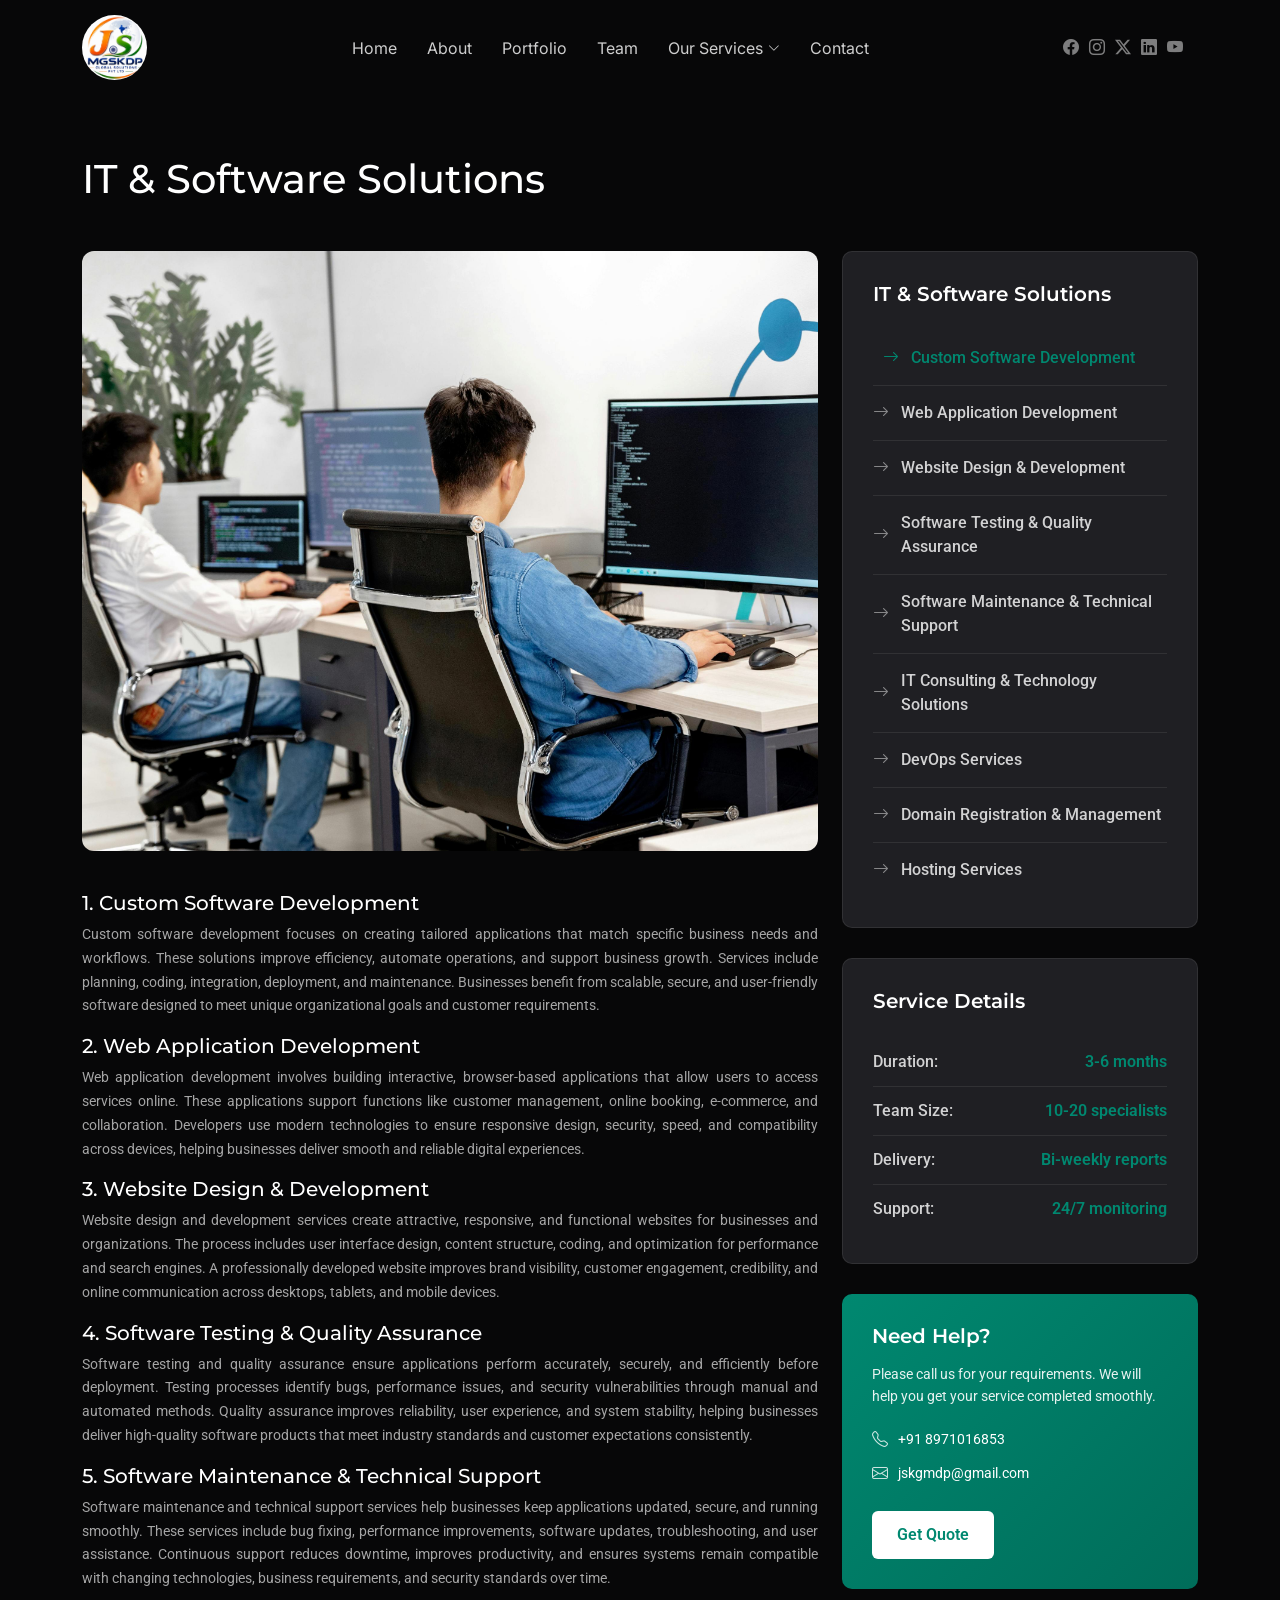
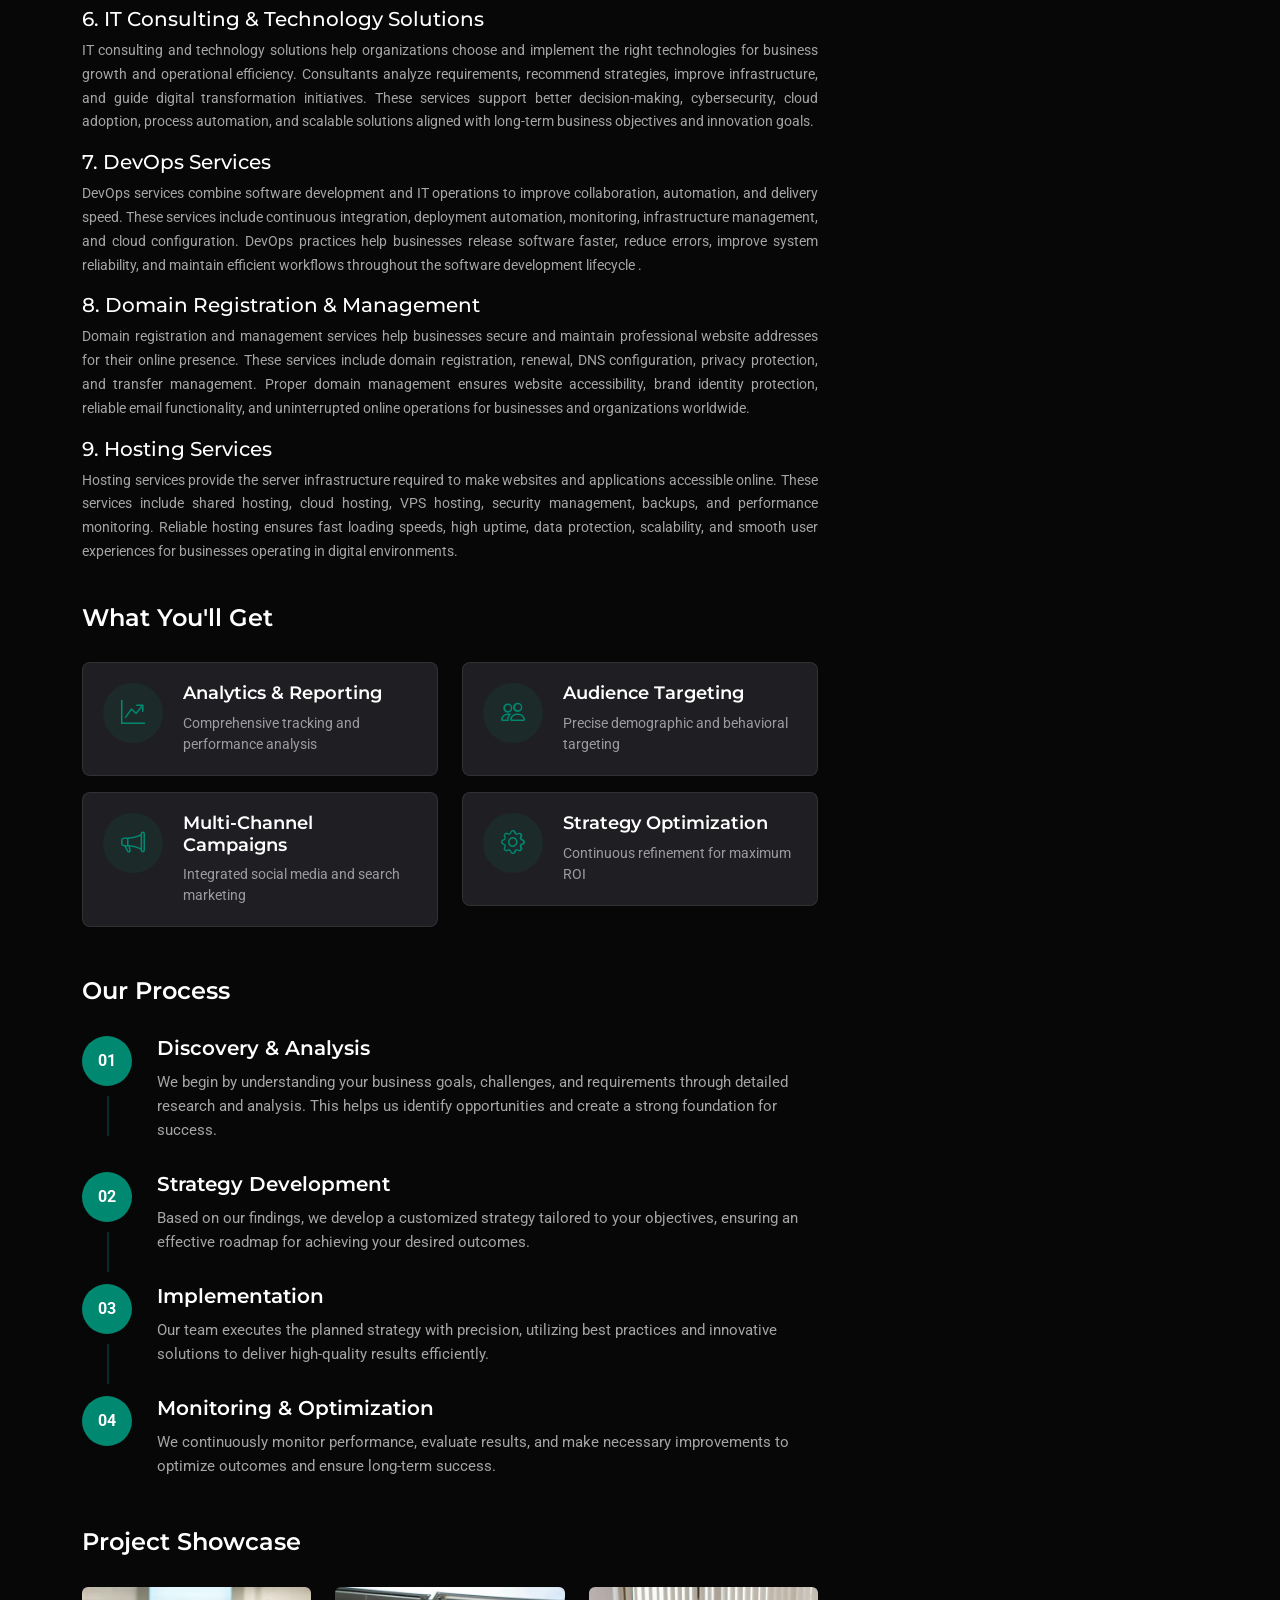
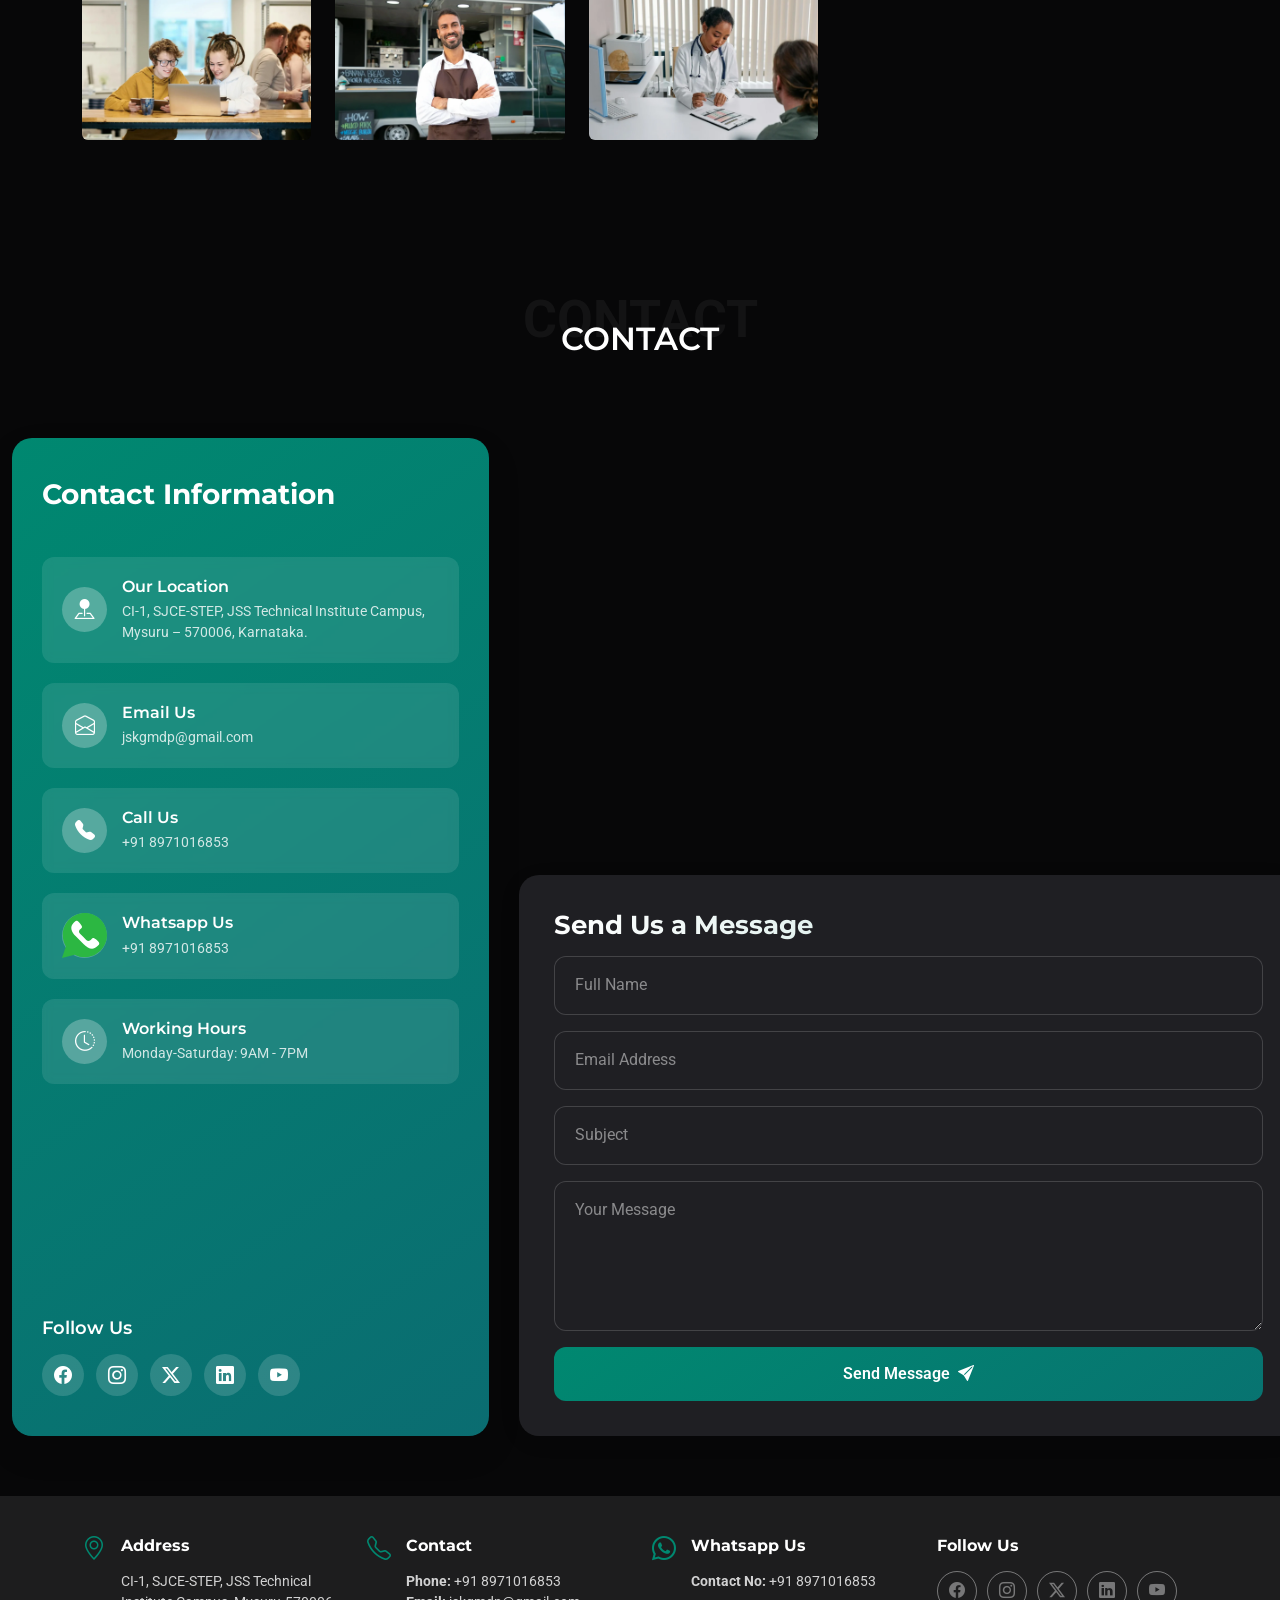
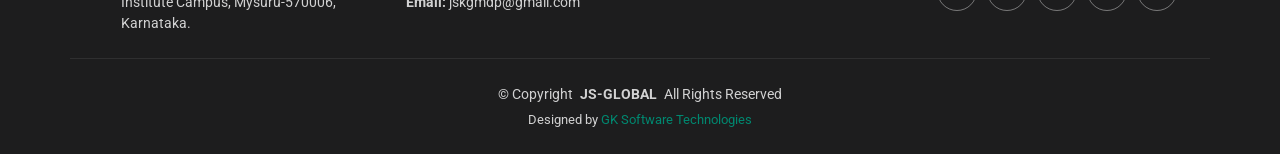
<file: it-software.html>
<!DOCTYPE html>
<html lang="en">

<head>
  <meta charset="utf-8">
  <meta content="width=device-width, initial-scale=1.0" name="viewport">
  <title>JS Global- Innovative Business Solutions for Tomorrow</title>
  <meta name="description" content="">
  <meta name="keywords" content="">

  <!-- Favicons -->
  <link href="assets/img/favicon.png" rel="icon">
  <link href="assets/img/apple-touch-icon.png" rel="apple-touch-icon">

  <!-- Fonts -->
  <link href="https://fonts.googleapis.com" rel="preconnect">
  <link href="https://fonts.gstatic.com" rel="preconnect" crossorigin>
  <link href="https://fonts.googleapis.com/css2?family=Roboto:ital,wght@0,100;0,300;0,400;0,500;0,700;0,900;1,100;1,300;1,400;1,500;1,700;1,900&family=Montserrat:ital,wght@0,100;0,200;0,300;0,400;0,500;0,600;0,700;0,800;0,900;1,100;1,200;1,300;1,400;1,500;1,600;1,700;1,800;1,900&family=Inter:wght@100;200;300;400;500;600;700;800;900&display=swap" rel="stylesheet">

  <!-- Vendor CSS Files -->
  <link href="assets/vendor/bootstrap/css/bootstrap.min.css" rel="stylesheet">
  <link href="assets/vendor/bootstrap-icons/bootstrap-icons.css" rel="stylesheet">
  <link href="assets/vendor/aos/aos.css" rel="stylesheet">
  <link href="assets/vendor/glightbox/css/glightbox.min.css" rel="stylesheet">
  <link href="assets/vendor/swiper/swiper-bundle.min.css" rel="stylesheet">

  <!-- Main CSS File -->
  <link href="assets/css/main.css" rel="stylesheet">

  <!-- =======================================================
  * Template Name: Nexa
  * Template URL: https://bootstrapmade.com/nexa-bootstrap-agency-template/
  * Updated: Aug 19 2025 with Bootstrap v5.3.7
  * Author: BootstrapMade.com
  * License: https://bootstrapmade.com/license/
  ======================================================== -->
</head>

<body class="service-details-page">

  <header id="header" class="header d-flex align-items-center sticky-top">
    <div class="container position-relative d-flex align-items-center justify-content-between">

      <a href="index.html" class="logo d-flex align-items-center me-auto me-xl-0">
        <!-- Uncomment the line below if you also wish to use an image logo -->
         <img src="assets/images/jslogonew.jpeg" alt="">
        <!-- <h1 class="sitename">Nexa</h1> -->
      </a>

      <nav id="navmenu" class="navmenu">
        <ul>
          <li><a href="index.html" class="active">Home</a></li>
          <li><a href="about.html">About</a></li>
          <li><a href="#portfolio">Portfolio</a></li>
          <li><a href="#team">Team</a></li>
             <li class="dropdown"><a href="#"><span>Our Services</span> <i class="bi bi-chevron-down toggle-dropdown"></i></a>
            <ul>
              <li><a href="it-software.html">IT & Software Solutions</a></li>
              <li><a href="digital-web.html">Digital & Web Services</a></li>
              <li><a href="research-consult.html">Research & Consulting</a></li>
              <li><a href="business-support.html">Business Support Services</a></li>
              <li><a href="education-wellness.html">Education, Wellness & Training</a></li>
              <li><a href="social-community.html">Social & Community Services</a></li>
              <li><a href="infrastructure-construction.html">Infrastructure, Interior & Construction</a></li>
              <li><a href="financial-service.html">Financial & Corporate Services</a></li>
               <li><a href="travel-services.html">Travel & Trip Services</a></li>
            </ul>
          </li>
          <li><a href="#contact">Contact</a></li>
        </ul>
        <i class="mobile-nav-toggle d-xl-none bi bi-list"></i>
      </nav>

      <div class="header-social-links">
       <a href="https://www.facebook.com/profile.php?id=61589741126124"><i class="bi bi-facebook"></i></a>
            <a href="https://www.instagram.com/jaya12052026/"><i class="bi bi-instagram"></i></a>
               <a href="#"><i class="bi bi-twitter-x"></i></a>
                <a href="#"><i class="bi bi-linkedin"></i></a>
                <a href="#"><i class="bi bi-youtube"></i></a>
      </div>

    </div>
  </header>

  <main class="main">

    <!-- Page Title -->
    <!-- <div class="page-title light-background">
      <div class="container d-lg-flex justify-content-between align-items-center">
        <h1 class="mb-2 mb-lg-0">Who We Are</h1>
        <nav class="breadcrumbs">
          <ol>
            <li><a href="index.html">Home</a></li>
            <li class="current">Service Details</li>
          </ol>
        </nav>
      </div>
    </div> -->
    <!-- End Page Title -->

    <!-- Service Details Section -->
    <section id="service-details" class="service-details section">

      <div class="container" data-aos="fade-up" data-aos-delay="100">

        <div class="row gy-5">
          <h1 class="mb-2 mb-lg-0">IT & Software Solutions</h1>

          <div class="col-lg-8" data-aos="fade-up" data-aos-delay="200">
            <div class="service-hero">
              <img src="assets/pageimages/it-software.jpg" alt="" class="img-fluid">
              <!-- <div class="service-badge">
                <span>Premium Service</span>
              </div> -->
            </div>

            <div class="service-content">
              <div class="service-header">
                <h5>1.	Custom Software Development</h5>
                <p class="service-intro" style="text-align: justify;">Custom software development focuses on creating tailored applications that match specific business needs and workflows. These solutions improve efficiency, automate operations, and support business growth. Services include planning, coding, integration, deployment, and maintenance. Businesses benefit from scalable, secure, and user-friendly software designed to meet unique organizational goals and customer requirements.</p>

                <h5>2.	Web Application Development</h5>
                  <p class="service-intro" style="text-align: justify;">Web application development involves building interactive, browser-based applications that allow users to access services online. These applications support functions like customer management, online booking, e-commerce, and collaboration. Developers use modern technologies to ensure responsive design, security, speed, and compatibility across devices, helping businesses deliver smooth and reliable digital experiences.</p>

                  <h5>3.	Website Design & Development</h5>
                    <p class="service-intro" style="text-align: justify;"> Website design and development services create attractive, responsive, and functional websites for businesses and organizations. The process includes user interface design, content structure, coding, and optimization for performance and search engines. A professionally developed website improves brand visibility, customer engagement, credibility, and online communication across desktops, tablets, and mobile devices.</p>

                    <h5>4.	Software Testing & Quality Assurance</h5>
                    
                       <p class="service-intro" style="text-align: justify;">Software testing and quality assurance ensure applications perform accurately, securely, and efficiently before deployment. Testing processes identify bugs, performance issues, and security vulnerabilities through manual and automated methods. Quality assurance improves reliability, user experience, and system stability, helping businesses deliver high-quality software products that meet industry standards and customer expectations consistently.</p>

                       <h5>5.	Software Maintenance & Technical Support</h5>
                         <p class="service-intro" style="text-align: justify;">Software maintenance and technical support services help businesses keep applications updated, secure, and running smoothly. These services include bug fixing, performance improvements, software updates, troubleshooting, and user assistance. Continuous support reduces downtime, improves productivity, and ensures systems remain compatible with changing technologies, business requirements, and security standards over time.</p>

                         <h5>6.	IT Consulting & Technology Solutions</h5>
                           <p class="service-intro" style="text-align: justify;">IT consulting and technology solutions help organizations choose and implement the right technologies for business growth and operational efficiency. Consultants analyze requirements, recommend strategies, improve infrastructure, and guide digital transformation initiatives. These services support better decision-making, cybersecurity, cloud adoption, process automation, and scalable solutions aligned with long-term business objectives and innovation goals.</p>

                           <h5>7.	DevOps Services</h5>
                             <p class="service-intro" style="text-align: justify;">DevOps services combine software development and IT operations to improve collaboration, automation, and delivery speed. These services include continuous integration, deployment automation, monitoring, infrastructure management, and cloud configuration. DevOps practices help businesses release software faster, reduce errors, improve system reliability, and maintain efficient workflows throughout the software development lifecycle .</p>

                             <h5>8.	Domain Registration & Management</h5>
                              <p class="service-intro" style="text-align: justify;">Domain registration and management services help businesses secure and maintain professional website addresses for their online presence. These services include domain registration, renewal, DNS configuration, privacy protection, and transfer management. Proper domain management ensures website accessibility, brand identity protection, reliable email functionality, and uninterrupted online operations for businesses and organizations worldwide.</p>

                              <h5>9.	Hosting Services</h5>
                              <p class="service-intro" style="text-align: justify;">Hosting services provide the server infrastructure required to make websites and applications accessible online. These services include shared hosting, cloud hosting, VPS hosting, security management, backups, and performance monitoring. Reliable hosting ensures fast loading speeds, high uptime, data protection, scalability, and smooth user experiences for businesses operating in digital environments.</p>

                              </div>

              <div class="service-features">
                <h4>What You'll Get</h4>
                <div class="row gy-3">
                  <div class="col-md-6">
                    <div class="feature-item">
                      <div class="feature-icon">
                        <i class="bi bi-graph-up-arrow"></i>
                      </div>
                      <div class="feature-content">
                        <h5>Analytics &amp; Reporting</h5>
                        <p>Comprehensive tracking and performance analysis</p>
                      </div>
                    </div>
                  </div>
                  <div class="col-md-6">
                    <div class="feature-item">
                      <div class="feature-icon">
                        <i class="bi bi-people"></i>
                      </div>
                      <div class="feature-content">
                        <h5>Audience Targeting</h5>
                        <p>Precise demographic and behavioral targeting</p>
                      </div>
                    </div>
                  </div>
                  <div class="col-md-6">
                    <div class="feature-item">
                      <div class="feature-icon">
                        <i class="bi bi-megaphone"></i>
                      </div>
                      <div class="feature-content">
                        <h5>Multi-Channel Campaigns</h5>
                        <p>Integrated social media and search marketing</p>
                      </div>
                    </div>
                  </div>
                  <div class="col-md-6">
                    <div class="feature-item">
                      <div class="feature-icon">
                        <i class="bi bi-gear"></i>
                      </div>
                      <div class="feature-content">
                        <h5>Strategy Optimization</h5>
                        <p>Continuous refinement for maximum ROI</p>
                      </div>
                    </div>
                  </div>
                </div>
              </div>

              <div class="service-process">
                <h4>Our Process</h4>
                <div class="process-steps">
                  <div class="process-step">
                    <div class="step-number">01</div>
                    <div class="step-content">
                      <h5>Discovery & Analysis</h5>
                      <p>We begin by understanding your business goals, challenges, and requirements through detailed research and analysis. This helps us identify opportunities and create a strong foundation for success.</p>
                    </div>
                  </div>
                  <div class="process-step">
                    <div class="step-number">02</div>
                    <div class="step-content">
                      <h5>Strategy Development</h5>
                      <p>Based on our findings, we develop a customized strategy tailored to your objectives, ensuring an effective roadmap for achieving your desired outcomes.</p>
                    </div>
                  </div>
                  <div class="process-step">
                    <div class="step-number">03</div>
                    <div class="step-content">
                      <h5>Implementation</h5>
                      <p>Our team executes the planned strategy with precision, utilizing best practices and innovative solutions to deliver high-quality results efficiently.</p>
                    </div>
                  </div>
                  <div class="process-step">
                    <div class="step-number">04</div>
                    <div class="step-content">
                      <h5>Monitoring & Optimization</h5>
                      <p>We continuously monitor performance, evaluate results, and make necessary improvements to optimize outcomes and ensure long-term success.</p>
                    </div>
                  </div>
                </div>
              </div>

              <div class="service-gallery" data-aos="fade-up" data-aos-delay="300">
                <h4>Project Showcase</h4>
                <div class="row gy-3">
                  <div class="col-md-4">
                    <img src="assets/img/services/services-2.webp" alt="" class="img-fluid rounded">
                  </div>
                  <div class="col-md-4">
                    <img src="assets/img/services/services-8.webp" alt="" class="img-fluid rounded">
                  </div>
                  <div class="col-md-4">
                    <img src="assets/img/services/services-11.webp" alt="" class="img-fluid rounded">
                  </div>
                  </div>
              </div>
            </div>
          </div>

          <div class="col-lg-4" data-aos="fade-up" data-aos-delay="400">
            <div class="service-sidebar">

              <div class="service-menu">
                <h4>IT & Software Solutions</h4>
                <div class="menu-list">
                  <a href="#" class="menu-item active">
                    <i class="bi bi-arrow-right"></i>
                    <span>Custom Software Development</span>
                  </a>
                  <a href="#" class="menu-item">
                    <i class="bi bi-arrow-right"></i>
                    <span>Web Application Development</span>
                  </a>
                  <a href="#" class="menu-item">
                    <i class="bi bi-arrow-right"></i>
                    <span>Website Design & Development</span>
                  </a>
                  <a href="#" class="menu-item">
                    <i class="bi bi-arrow-right"></i>
                    <span>Software Testing & Quality Assurance</span>
                  </a>
                  <a href="#" class="menu-item">
                    <i class="bi bi-arrow-right"></i>
                    <span>Software Maintenance & Technical Support</span>
                  </a>
                       <a href="#" class="menu-item">
                    <i class="bi bi-arrow-right"></i>
                    <span>IT Consulting & Technology Solutions</span>
                  </a>
                       <a href="#" class="menu-item">
                    <i class="bi bi-arrow-right"></i>
                    <span>DevOps Services</span>
                  </a>
                     <a href="#" class="menu-item">
                    <i class="bi bi-arrow-right"></i>
                    <span>Domain Registration & Management</span>
                  </a>
                    <a href="#" class="menu-item">
                    <i class="bi bi-arrow-right"></i>
                    <span>Hosting Services</span>
                  </a>
                </div>
              </div>

              <div class="service-info">
                <h4>Service Details</h4>
                <div class="info-list">
                  <div class="info-item">
                    <span class="info-label">Duration:</span>
                    <span class="info-value">3-6 months</span>
                  </div>
                  <div class="info-item">
                    <span class="info-label">Team Size:</span>
                    <span class="info-value">10-20 specialists</span>
                  </div>
                  <div class="info-item">
                    <span class="info-label">Delivery:</span>
                    <span class="info-value">Bi-weekly reports</span>
                  </div>
                  <div class="info-item">
                    <span class="info-label">Support:</span>
                    <span class="info-value">24/7 monitoring</span>
                  </div>
                </div>
              </div>

              <div class="contact-card">
                <div class="contact-content">
                  <h4>Need Help?</h4>
                  <p>Please call us for your requirements. We will help you get your service completed smoothly.
</p>
                  <div class="contact-info">
                    <div class="contact-item">
                      <i class="bi bi-telephone"></i>
                      <span>+91 8971016853</span>
                    </div>
                    <div class="contact-item">
                      <i class="bi bi-envelope"></i>
                      <span>jskgmdp@gmail.com</span>
                    </div>
                  </div>
                  <a href="#" class="btn btn-primary">Get Quote</a>
                </div>
              </div>

            </div>
          </div>

        </div>

      </div>

    </section><!-- /Service Details Section -->


    <!-- Contact Section -->
    <section id="contact" class="contact section">
      <!-- Section Title -->
      <div class="container section-title" data-aos="fade-up">
        <span class="description-title">Contact</span>
        <h2>Contact</h2>
        <!-- <p>Necessitatibus eius consequatur ex aliquid fuga eum quidem sint consectetur velit</p> -->
      </div><!-- End Section Title -->

      <div class="container">
        <div class="contact-wrapper">
          <div class="contact-info-panel">
            <div class="contact-info-header">
              <h3>Contact Information</h3>
              <!-- <p>Dignissimos deleniti accusamus rerum voluptate. Dignissimos rerum sit maiores reiciendis voluptate inventore ut.</p> -->
            </div>

            <div class="contact-info-cards">
              <div class="info-card">
                <div class="icon-container">
                  <i class="bi bi-pin-map-fill"></i>
                </div>
                <div class="card-content">
                  <h4>Our Location</h4>
                  <p>CI-1, SJCE-STEP, JSS Technical Institute Campus, Mysuru – 570006, Karnataka.</p>
                </div>
              </div>

              <a href="mailto:jskgmdp@gmail.com" class="call-card">
              <div class="info-card">
                <div class="icon-container">
                  <i class="bi bi-envelope-open"></i>
                </div>
                <div class="card-content">
                  <h4>Email Us</h4>
                  <p>jskgmdp@gmail.com</p>
                </div>
              </div></a>

              <a href="tel:+918971016853" class="call-card">
              <div class="info-card">
                <div class="icon-container">
                  <i class="bi bi-telephone-fill"></i>
                </div>

                <div class="card-content">
                  <h4>Call Us</h4>

                  <p>+91 8971016853</p>
                </div>
              </div> </a>

              <a href="https://wa.me/918971016853?text=Hi,%20I%20am%20interested%20in%20your%20services.%20Please%20provide%20more%20details."
                            class="call-card"
                            target="_blank">
              <div class="info-card">
                <div class="icon-container">
                  <svg version="1.1" id="Capa_1" xmlns="http://www.w3.org/2000/svg" xmlns:xlink="http://www.w3.org/1999/xlink" x="0px" y="0px"
	                      viewBox="0 0 58 58" style="enable-background:new 0 0 58 58;" xml:space="preserve">
                    <g>
	                    <path style="fill:#2CB742;" d="M0,58l4.988-14.963C2.457,38.78,1,33.812,1,28.5C1,12.76,13.76,0,29.5,0S58,12.76,58,28.5
		                        S45.24,57,29.5,57c-4.789,0-9.299-1.187-13.26-3.273L0,58z"/>
	                    <path style="fill:#FFFFFF;" d="M47.683,37.985c-1.316-2.487-6.169-5.331-6.169-5.331c-1.098-0.626-2.423-0.696-3.049,0.42
                            c0,0-1.577,1.891-1.978,2.163c-1.832,1.241-3.529,1.193-5.242-0.52l-3.981-3.981l-3.981-3.981c-1.713-1.713-1.761-3.41-0.52-5.242
                            c0.272-0.401,2.163-1.978,2.163-1.978c1.116-0.627,1.046-1.951,0.42-3.049c0,0-2.844-4.853-5.331-6.169
                            c-1.058-0.56-2.357-0.364-3.203,0.482l-1.758,1.758c-5.577,5.577-2.831,11.873,2.746,17.45l5.097,5.097l5.097,5.097
                            c5.577,5.577,11.873,8.323,17.45,2.746l1.758-1.758C48.048,40.341,48.243,39.042,47.683,37.985z"/>
                        </g>
                  </svg>
                </div>
                <div class="card-content">
                  <h4>Whatsapp Us</h4>
                  <p>+91 8971016853</p>
                </div>
              </div>  </a>
              


              <div class="info-card">
                <div class="icon-container">
                  <i class="bi bi-clock-history"></i>
                </div>
                <div class="card-content">
                  <h4>Working Hours</h4>
                  <p>Monday-Saturday: 9AM - 7PM</p>
                </div>
              </div>
            </div>

            <div class="social-links-panel">
              <h5>Follow Us</h5>
              <div class="social-icons">
                <a href="https://www.facebook.com/profile.php?id=61589741126124"><i class="bi bi-facebook"></i></a>
                        <a href="https://www.instagram.com/jaya12052026/"><i class="bi bi-instagram"></i></a>
                      <a href="#"><i class="bi bi-twitter-x"></i></a>
                <a href="#"><i class="bi bi-linkedin"></i></a>
                <a href="#"><i class="bi bi-youtube"></i></a>
              </div>
            </div>
          </div>
          <div class="contact-form-panel">
<div class="map-container">
  <iframe
   src="https://www.google.com/maps/embed?pb=!1m18!1m12!1m3!1d3897.9906392015014!2d76.61071902478491!3d12.316416728904521!2m3!1f0!2f0!3f0!3m2!1i1024!2i768!4f13.1!3m3!1m2!1s0x3baf7b67b7b7609b%3A0xb265f428562cf9ef!2sSJCE-STEP!5e0!3m2!1sen!2sin!4v1779540775762!5m2!1sen!2sin" width="600" height="450" style="border:0;" allowfullscreen="" loading="lazy" referrerpolicy="no-referrer-when-downgrade">
  </iframe>  
  <style>
  .map-container iframe {
    border-radius: 15px;
    border: 0;
    }
</style>
</div>
      <div class="form-container">
              <h3>Send Us a Message</h3>
              
              <form action="https://api.web3forms.com/submit" method="POST">
                <input type="hidden" name="access_key" value="e2772ad6-9057-434c-86b8-b969ebd08cb9">
                
                <div class="form-floating mb-3">
                  <input type="text" class="form-control" id="nameInput" name="name" placeholder="Full Name" required="">
                  <label for="nameInput">Full Name</label>
                </div>

                <div class="form-floating mb-3">
                  <input type="email" class="form-control" id="emailInput" name="email" placeholder="Email Address" required="">
                  <label for="emailInput">Email Address</label>
                </div>

                <div class="form-floating mb-3">
                  <input type="text" class="form-control" id="subjectInput" name="subject" placeholder="Subject" required="">
                  <label for="subjectInput">Subject</label>
                </div>

                <div class="form-floating mb-3">
                  <textarea class="form-control" id="messageInput" name="message" rows="5" placeholder="Your Message" style="height: 150px" required=""></textarea>
                  <label for="messageInput">Your Message</label>
                </div>

                <div class="d-grid">
                  <button type="submit" class="btn-submit">
                    Send Message <i class="bi bi-send-fill ms-2"></i>
                  </button>
                </div>

              </form>
            </div>
          </div>
        </div>
      </div>
    </section><!-- /Contact Section -->    
  </main>

  <footer id="footer" class="footer light-background">

    <div class="container">
      <div class="row gy-3">
        <div class="col-lg-3 col-md-6 d-flex">
          <i class="bi bi-geo-alt icon"></i>
          <div class="address">
            <h4>Address</h4>
            <p>CI-1, SJCE-STEP, JSS Technical Institute Campus, Mysuru-570006, Karnataka.</p>
            <p></p>
            <p></p>
          </div>

        </div>

        <div class="col-lg-3 col-md-6 d-flex">
          <i class="bi bi-telephone icon"></i>
          <div>
            <h4>Contact</h4>
            <p>
              <strong>Phone:</strong> <span>+91 8971016853</span><br>
              <strong>Email:</strong> <span>jskgmdp@gmail.com</span><br>
            </p>
          </div>
        </div>

        <div class="col-lg-3 col-md-6 d-flex">
           <i class="bi bi-whatsapp icon"></i>
          <div>
            <h4>Whatsapp Us</h4>
            <p>
              <strong>Contact No:</strong> <span>+91 8971016853</span><br>
              
            </p>
          </div>
        </div>

        <div class="col-lg-3 col-md-6">
          <h4>Follow Us</h4>
          <div class="social-links d-flex">
                  <a href="https://www.facebook.com/profile.php?id=61589741126124"><i class="bi bi-facebook"></i></a>
                        <a href="https://www.instagram.com/jaya12052026/"><i class="bi bi-instagram"></i></a>
                      <a href="#"><i class="bi bi-twitter-x"></i></a>
                <a href="#"><i class="bi bi-linkedin"></i></a>
                <a href="#"><i class="bi bi-youtube"></i></a>
          </div>
        </div>

      </div>
    </div>

    <div class="container copyright text-center mt-4">
      <p>© <span>Copyright</span> <strong class="px-1 sitename">JS-GLOBAL</strong> <span>All Rights Reserved</span></p>
      <div class="credits">
        <!-- All the links in the footer should remain intact. -->
        <!-- You can delete the links only if you've purchased the pro version. -->
        <!-- Licensing information: https://bootstrapmade.com/license/ -->
        <!-- Purchase the pro version with working PHP/AJAX contact form: [buy-url] -->
        Designed by <a href="https://www.gksoftwaretechnologies.com/">GK Software Technologies</a>
      </div>
    </div>

  </footer>

  <!-- Scroll Top -->
  <a href="#" id="scroll-top" class="scroll-top d-flex align-items-center justify-content-center"></a>
<!-- <i class="bi bi-arrow-up-short"></i> -->

  <!-- Preloader -->
  <div id="preloader"></div>

  <!-- Vendor JS Files -->
  <script src="assets/vendor/bootstrap/js/bootstrap.bundle.min.js"></script>
  <script src="assets/vendor/php-email-form/validate.js"></script>
  <script src="assets/vendor/aos/aos.js"></script>
  <script src="assets/vendor/glightbox/js/glightbox.min.js"></script>
  <script src="assets/vendor/purecounter/purecounter_vanilla.js"></script>
  <script src="assets/vendor/swiper/swiper-bundle.min.js"></script>
  <script src="assets/vendor/imagesloaded/imagesloaded.pkgd.min.js"></script>
  <script src="assets/vendor/isotope-layout/isotope.pkgd.min.js"></script>

  <!-- Main JS File -->
  <script src="assets/js/main.js"></script>

</body>

</html>
</file>
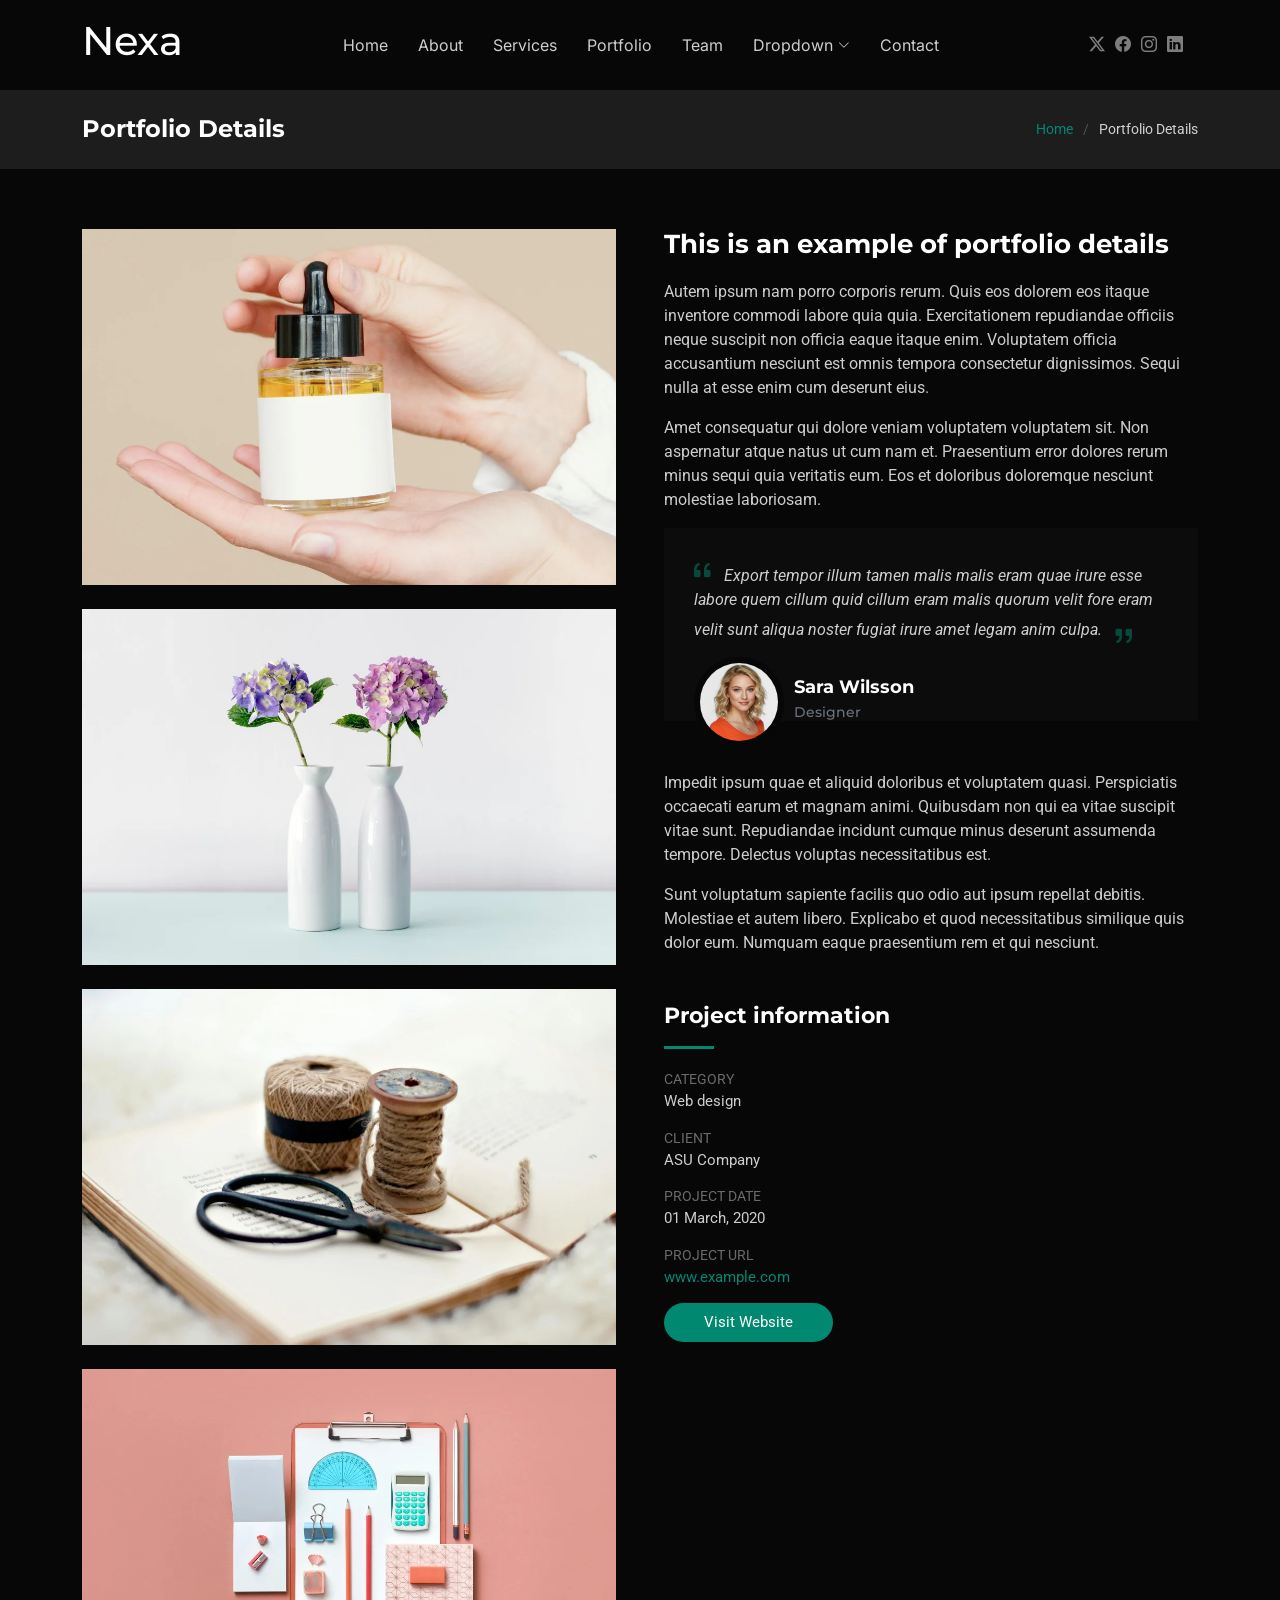
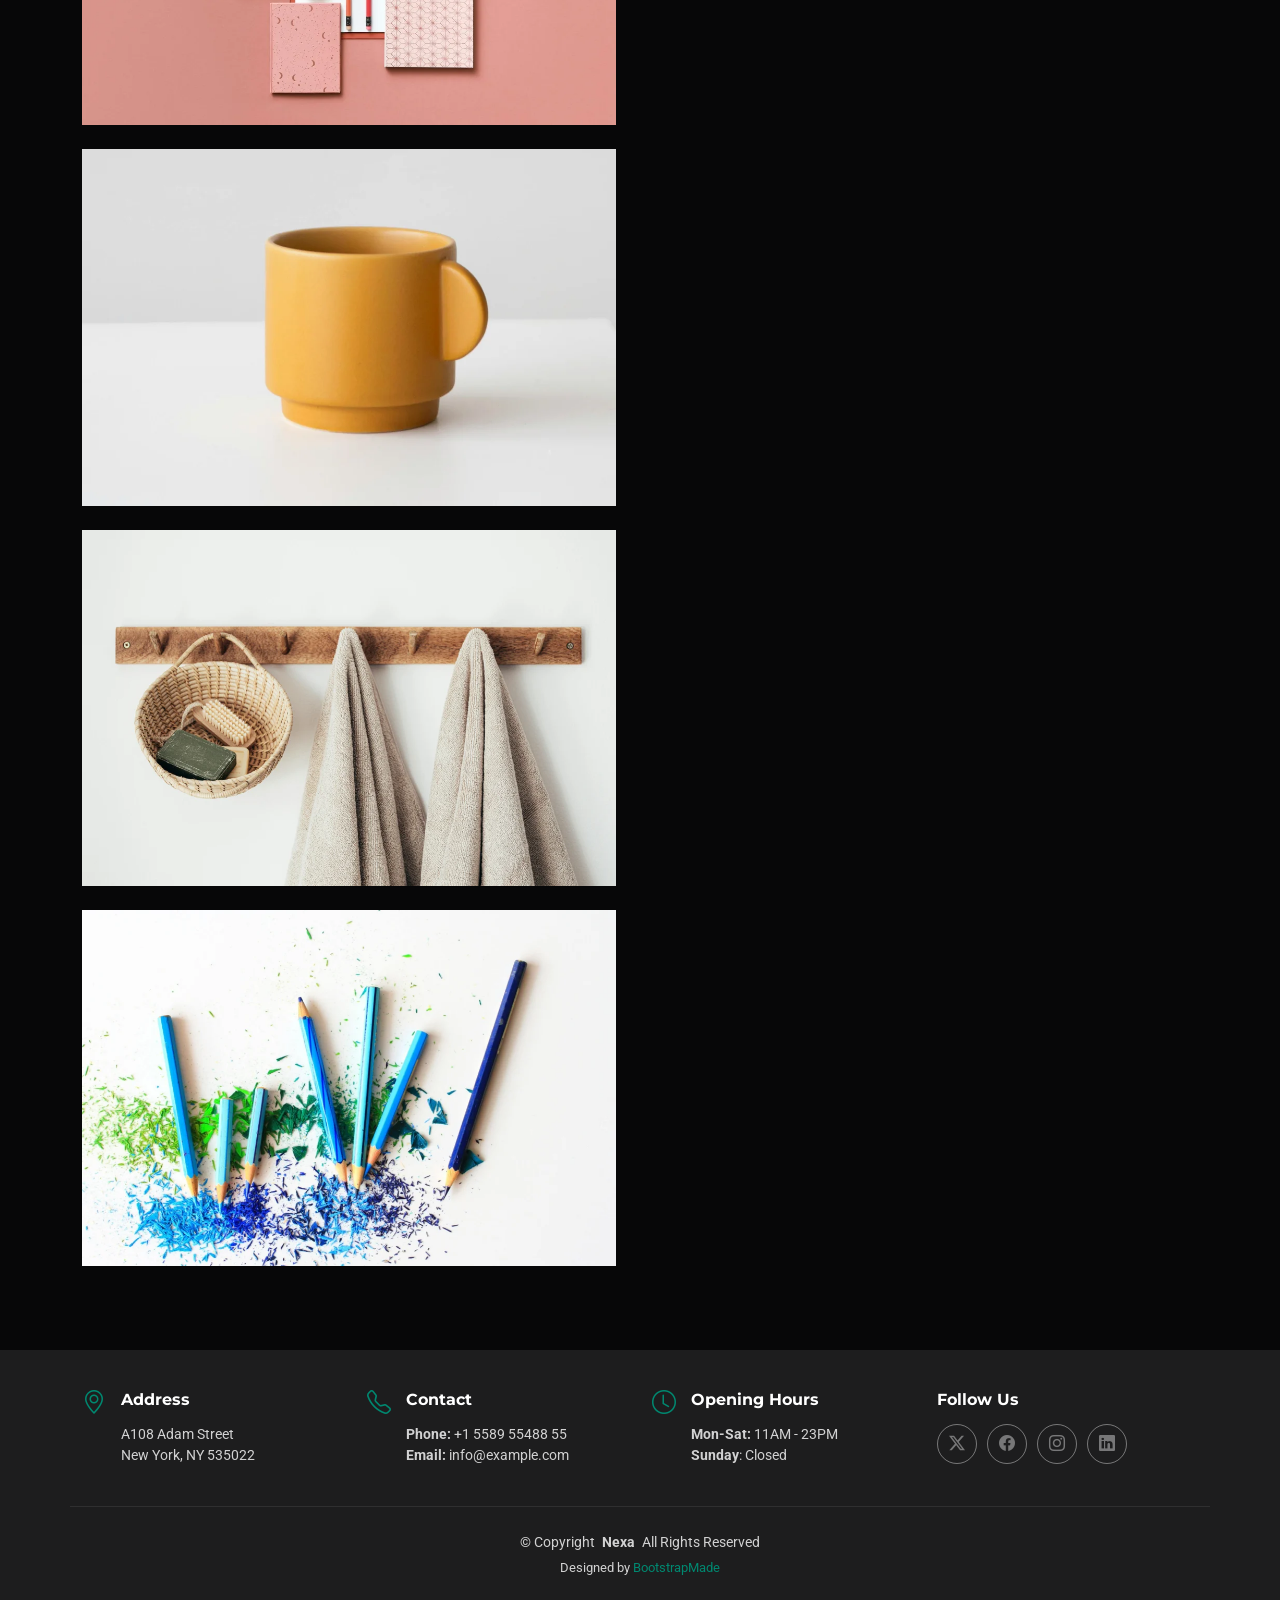
<file: portfolio-details.html>
<!DOCTYPE html>
<html lang="en">

<head>
  <meta charset="utf-8">
  <meta content="width=device-width, initial-scale=1.0" name="viewport">
  <title>Portfolio Details - Nexa Bootstrap Template</title>
  <meta name="description" content="">
  <meta name="keywords" content="">

  <!-- Favicons -->
  <link href="assets/img/favicon.png" rel="icon">
  <link href="assets/img/apple-touch-icon.png" rel="apple-touch-icon">

  <!-- Fonts -->
  <link href="https://fonts.googleapis.com" rel="preconnect">
  <link href="https://fonts.gstatic.com" rel="preconnect" crossorigin>
  <link href="https://fonts.googleapis.com/css2?family=Roboto:ital,wght@0,100;0,300;0,400;0,500;0,700;0,900;1,100;1,300;1,400;1,500;1,700;1,900&family=Montserrat:ital,wght@0,100;0,200;0,300;0,400;0,500;0,600;0,700;0,800;0,900;1,100;1,200;1,300;1,400;1,500;1,600;1,700;1,800;1,900&family=Inter:wght@100;200;300;400;500;600;700;800;900&display=swap" rel="stylesheet">

  <!-- Vendor CSS Files -->
  <link href="assets/vendor/bootstrap/css/bootstrap.min.css" rel="stylesheet">
  <link href="assets/vendor/bootstrap-icons/bootstrap-icons.css" rel="stylesheet">
  <link href="assets/vendor/aos/aos.css" rel="stylesheet">
  <link href="assets/vendor/glightbox/css/glightbox.min.css" rel="stylesheet">
  <link href="assets/vendor/swiper/swiper-bundle.min.css" rel="stylesheet">

  <!-- Main CSS File -->
  <link href="assets/css/main.css" rel="stylesheet">

  <!-- =======================================================
  * Template Name: Nexa
  * Template URL: https://bootstrapmade.com/nexa-bootstrap-agency-template/
  * Updated: Aug 19 2025 with Bootstrap v5.3.7
  * Author: BootstrapMade.com
  * License: https://bootstrapmade.com/license/
  ======================================================== -->
</head>

<body class="portfolio-details-page">

  <header id="header" class="header d-flex align-items-center sticky-top">
    <div class="container position-relative d-flex align-items-center justify-content-between">

      <a href="index.html" class="logo d-flex align-items-center me-auto me-xl-0">
        <!-- Uncomment the line below if you also wish to use an image logo -->
        <!-- <img src="assets/img/logo.webp" alt=""> -->
        <h1 class="sitename">Nexa</h1>
      </a>

      <nav id="navmenu" class="navmenu">
        <ul>
          <li><a href="#hero">Home</a></li>
          <li><a href="#about">About</a></li>
          <li><a href="#services">Services</a></li>
          <li><a href="#portfolio">Portfolio</a></li>
          <li><a href="#team">Team</a></li>
          <li class="dropdown"><a href="#"><span>Dropdown</span> <i class="bi bi-chevron-down toggle-dropdown"></i></a>
            <ul>
              <li><a href="#">Dropdown 1</a></li>
              <li class="dropdown"><a href="#"><span>Deep Dropdown</span> <i class="bi bi-chevron-down toggle-dropdown"></i></a>
                <ul>
                  <li><a href="#">Deep Dropdown 1</a></li>
                  <li><a href="#">Deep Dropdown 2</a></li>
                  <li><a href="#">Deep Dropdown 3</a></li>
                  <li><a href="#">Deep Dropdown 4</a></li>
                  <li><a href="#">Deep Dropdown 5</a></li>
                </ul>
              </li>
              <li><a href="#">Dropdown 2</a></li>
              <li><a href="#">Dropdown 3</a></li>
              <li><a href="#">Dropdown 4</a></li>
            </ul>
          </li>
          <li><a href="#contact">Contact</a></li>
        </ul>
        <i class="mobile-nav-toggle d-xl-none bi bi-list"></i>
      </nav>

      <div class="header-social-links">
        <a href="#" class="twitter"><i class="bi bi-twitter-x"></i></a>
        <a href="#" class="facebook"><i class="bi bi-facebook"></i></a>
        <a href="#" class="instagram"><i class="bi bi-instagram"></i></a>
        <a href="#" class="linkedin"><i class="bi bi-linkedin"></i></a>
      </div>

    </div>
  </header>

  <main class="main">

    <!-- Page Title -->
    <div class="page-title light-background">
      <div class="container d-lg-flex justify-content-between align-items-center">
        <h1 class="mb-2 mb-lg-0">Portfolio Details</h1>
        <nav class="breadcrumbs">
          <ol>
            <li><a href="index.html">Home</a></li>
            <li class="current">Portfolio Details</li>
          </ol>
        </nav>
      </div>
    </div><!-- End Page Title -->

    <!-- Portfolio Details Section -->
    <section id="portfolio-details" class="portfolio-details section">

      <div class="container" data-aos="fade-up">

        <div class="row gy-4 g-lg-5">
          <div class="col-lg-6">
            <img src="assets/img/portfolio/portfolio-1.webp" class="img-fluid mb-4" alt="">
            <img src="assets/img/portfolio/portfolio-10.webp" class="img-fluid mb-4" alt="">
            <img src="assets/img/portfolio/portfolio-7.webp" class="img-fluid mb-4" alt="">
            <img src="assets/img/portfolio/portfolio-4.webp" class="img-fluid mb-4" alt="">
            <img src="assets/img/portfolio/portfolio-5.webp" class="img-fluid mb-4" alt="">
            <img src="assets/img/portfolio/portfolio-11.webp" class="img-fluid mb-4" alt="">
            <img src="assets/img/portfolio/portfolio-8.webp" class="img-fluid mb-4" alt="">
          </div>

          <div class="col-lg-6">

            <div class="position-sticky" style="top: 40px">
              <div class="portfolio-description">
                <h2>This is an example of portfolio details</h2>
                <p>
                  Autem ipsum nam porro corporis rerum. Quis eos dolorem eos itaque inventore commodi labore quia quia. Exercitationem repudiandae officiis neque suscipit non officia eaque itaque enim. Voluptatem officia accusantium nesciunt est omnis tempora consectetur dignissimos. Sequi nulla at esse enim cum deserunt eius.
                </p>
                <p>
                  Amet consequatur qui dolore veniam voluptatem voluptatem sit. Non aspernatur atque natus ut cum nam et. Praesentium error dolores rerum minus sequi quia veritatis eum. Eos et doloribus doloremque nesciunt molestiae laboriosam.
                </p>

                <div class="testimonial-item">
                  <p>
                    <i class="bi bi-quote quote-icon-left"></i>
                    <span>Export tempor illum tamen malis malis eram quae irure esse labore quem cillum quid cillum eram malis quorum velit fore eram velit sunt aliqua noster fugiat irure amet legam anim culpa.</span>
                    <i class="bi bi-quote quote-icon-right"></i>
                  </p>
                  <div>
                    <img src="assets/img/person/person-f-5.webp" class="testimonial-img" alt="">
                    <h3>Sara Wilsson</h3>
                    <h4>Designer</h4>
                  </div>
                </div>

                <p>
                  Impedit ipsum quae et aliquid doloribus et voluptatem quasi. Perspiciatis occaecati earum et magnam animi. Quibusdam non qui ea vitae suscipit vitae sunt. Repudiandae incidunt cumque minus deserunt assumenda tempore. Delectus voluptas necessitatibus est.
                </p>

                <p>
                  Sunt voluptatum sapiente facilis quo odio aut ipsum repellat debitis. Molestiae et autem libero. Explicabo et quod necessitatibus similique quis dolor eum. Numquam eaque praesentium rem et qui nesciunt.
                </p>

              </div>

              <div class="portfolio-info mt-5">
                <h3>Project information</h3>
                <ul>
                  <li><strong>Category</strong> Web design</li>
                  <li><strong>Client</strong> ASU Company</li>
                  <li><strong>Project date</strong> 01 March, 2020</li>
                  <li><strong>Project URL</strong> <a href="#">www.example.com</a></li>
                  <li><a href="#" class="btn-visit align-self-start">Visit Website</a></li>
                </ul>
              </div>
            </div>

          </div>
        </div>

      </div>

    </section><!-- /Portfolio Details Section -->

  </main>

  <footer id="footer" class="footer light-background">

    <div class="container">
      <div class="row gy-3">
        <div class="col-lg-3 col-md-6 d-flex">
          <i class="bi bi-geo-alt icon"></i>
          <div class="address">
            <h4>Address</h4>
            <p>A108 Adam Street</p>
            <p>New York, NY 535022</p>
            <p></p>
          </div>

        </div>

        <div class="col-lg-3 col-md-6 d-flex">
          <i class="bi bi-telephone icon"></i>
          <div>
            <h4>Contact</h4>
            <p>
              <strong>Phone:</strong> <span>+1 5589 55488 55</span><br>
              <strong>Email:</strong> <span>info@example.com</span><br>
            </p>
          </div>
        </div>

        <div class="col-lg-3 col-md-6 d-flex">
          <i class="bi bi-clock icon"></i>
          <div>
            <h4>Opening Hours</h4>
            <p>
              <strong>Mon-Sat:</strong> <span>11AM - 23PM</span><br>
              <strong>Sunday</strong>: <span>Closed</span>
            </p>
          </div>
        </div>

        <div class="col-lg-3 col-md-6">
          <h4>Follow Us</h4>
          <div class="social-links d-flex">
            <a href="#" class="twitter"><i class="bi bi-twitter-x"></i></a>
            <a href="#" class="facebook"><i class="bi bi-facebook"></i></a>
            <a href="#" class="instagram"><i class="bi bi-instagram"></i></a>
            <a href="#" class="linkedin"><i class="bi bi-linkedin"></i></a>
          </div>
        </div>

      </div>
    </div>

    <div class="container copyright text-center mt-4">
      <p>© <span>Copyright</span> <strong class="px-1 sitename">Nexa</strong> <span>All Rights Reserved</span></p>
      <div class="credits">
        <!-- All the links in the footer should remain intact. -->
        <!-- You can delete the links only if you've purchased the pro version. -->
        <!-- Licensing information: https://bootstrapmade.com/license/ -->
        <!-- Purchase the pro version with working PHP/AJAX contact form: [buy-url] -->
        Designed by <a href="https://bootstrapmade.com/">BootstrapMade</a>
      </div>
    </div>

  </footer>

  <!-- Scroll Top -->
  <a href="#" id="scroll-top" class="scroll-top d-flex align-items-center justify-content-center"><i class="bi bi-arrow-up-short"></i></a>

  <!-- Preloader -->
  <div id="preloader"></div>

  <!-- Vendor JS Files -->
  <script src="assets/vendor/bootstrap/js/bootstrap.bundle.min.js"></script>
  <script src="assets/vendor/php-email-form/validate.js"></script>
  <script src="assets/vendor/aos/aos.js"></script>
  <script src="assets/vendor/glightbox/js/glightbox.min.js"></script>
  <script src="assets/vendor/purecounter/purecounter_vanilla.js"></script>
  <script src="assets/vendor/swiper/swiper-bundle.min.js"></script>
  <script src="assets/vendor/imagesloaded/imagesloaded.pkgd.min.js"></script>
  <script src="assets/vendor/isotope-layout/isotope.pkgd.min.js"></script>

  <!-- Main JS File -->
  <script src="assets/js/main.js"></script>

</body>

</html>
</file>
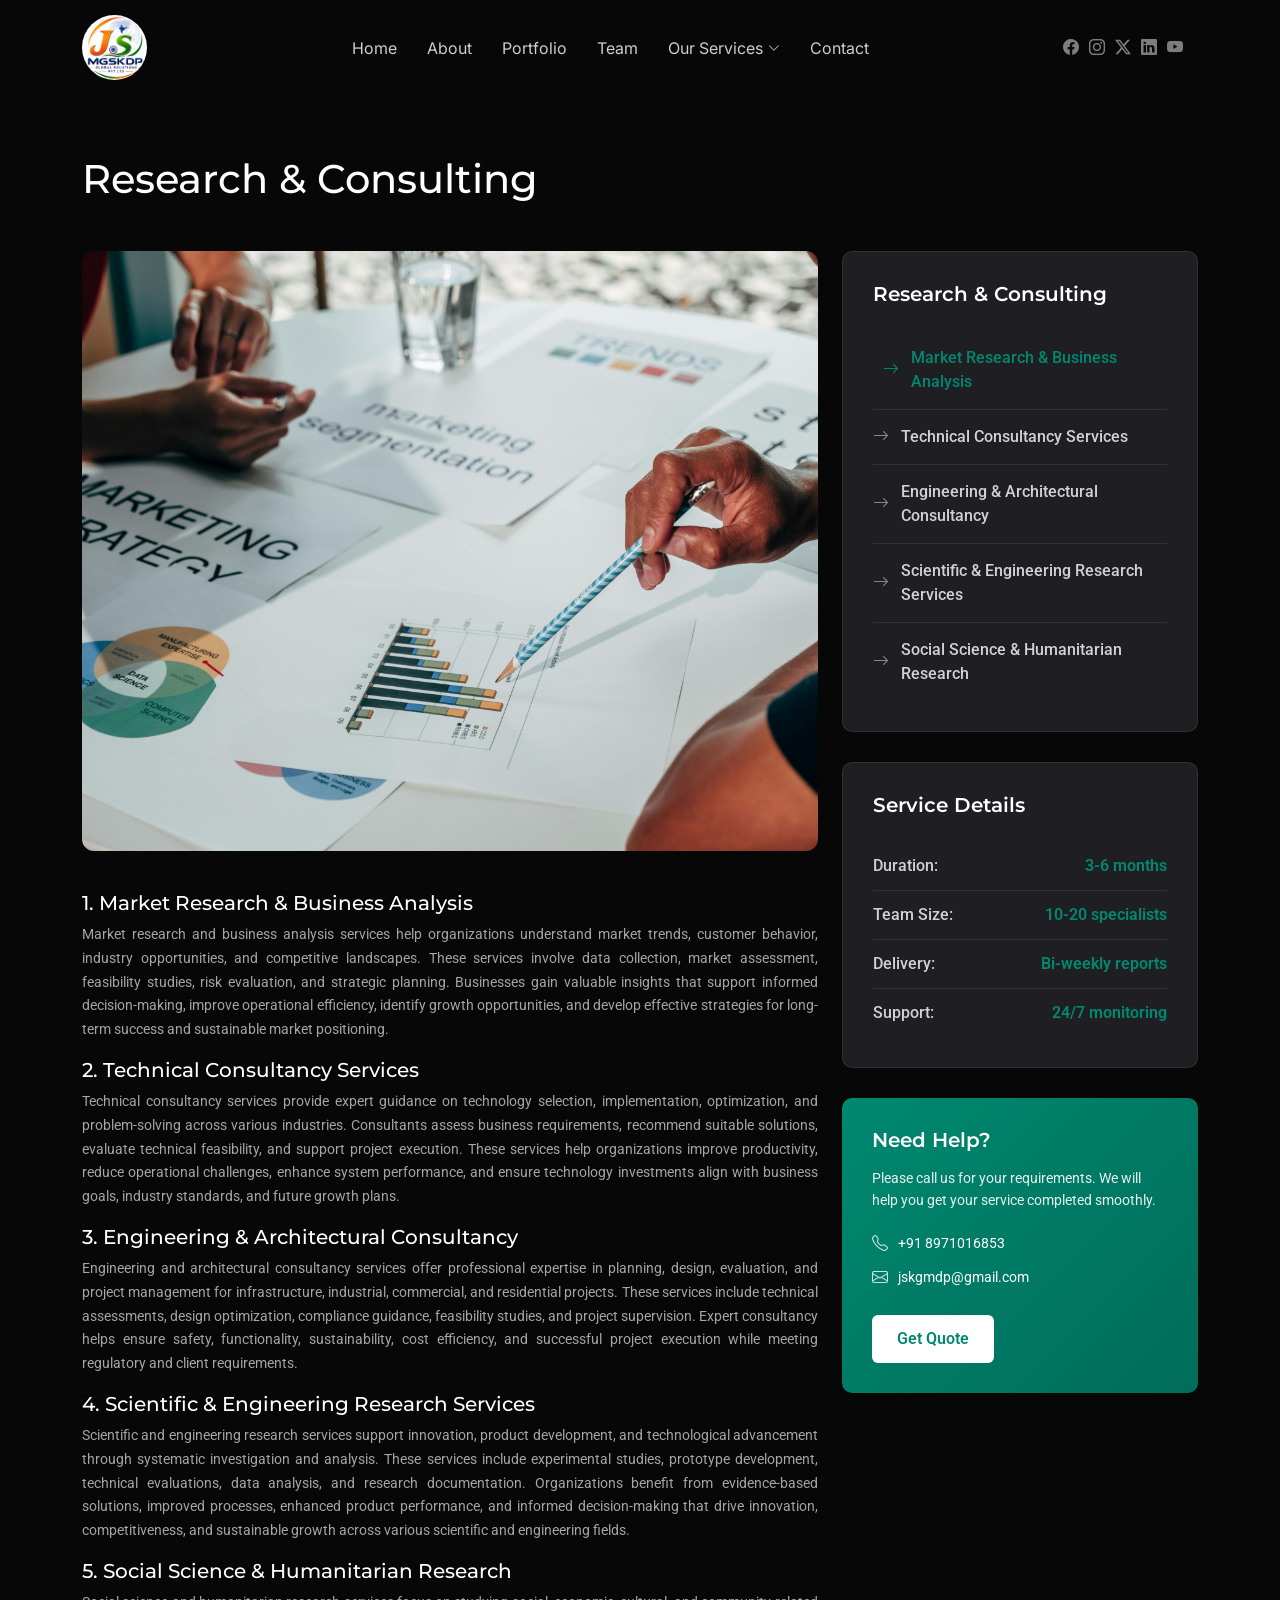
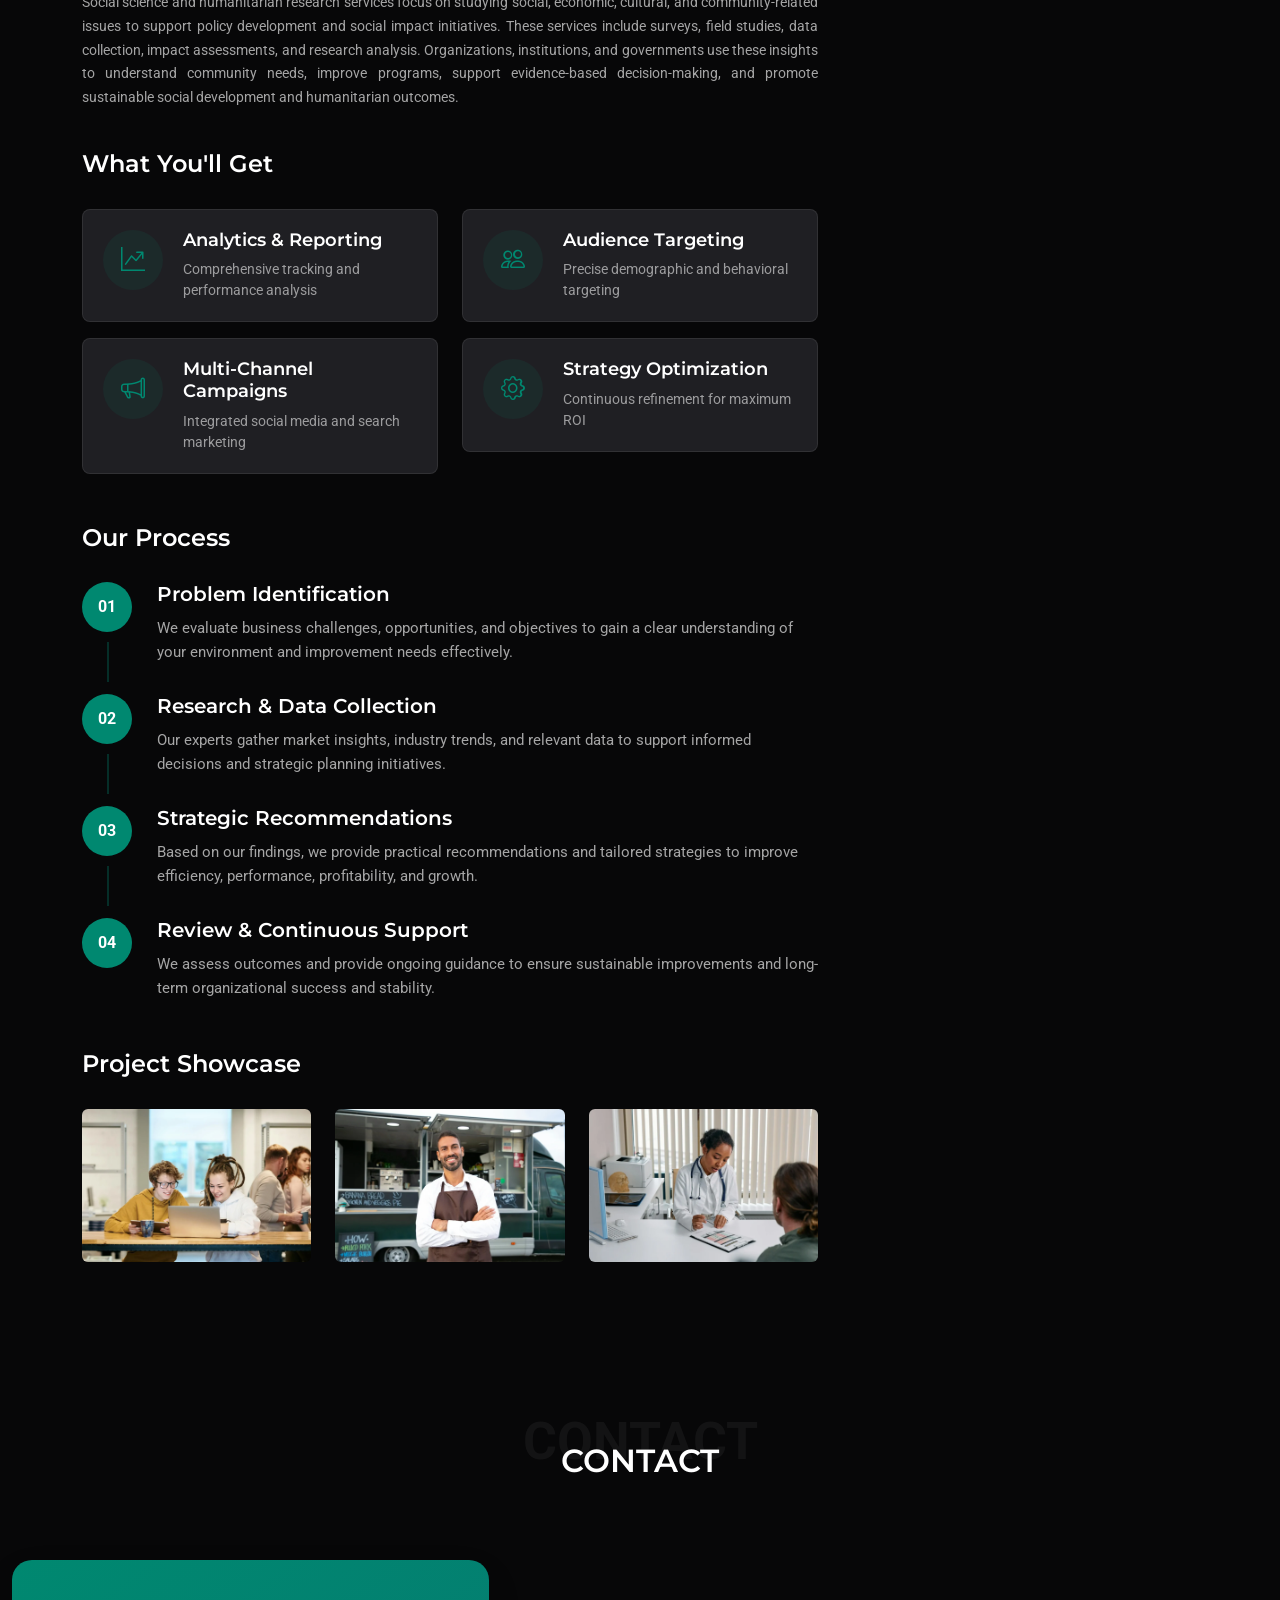
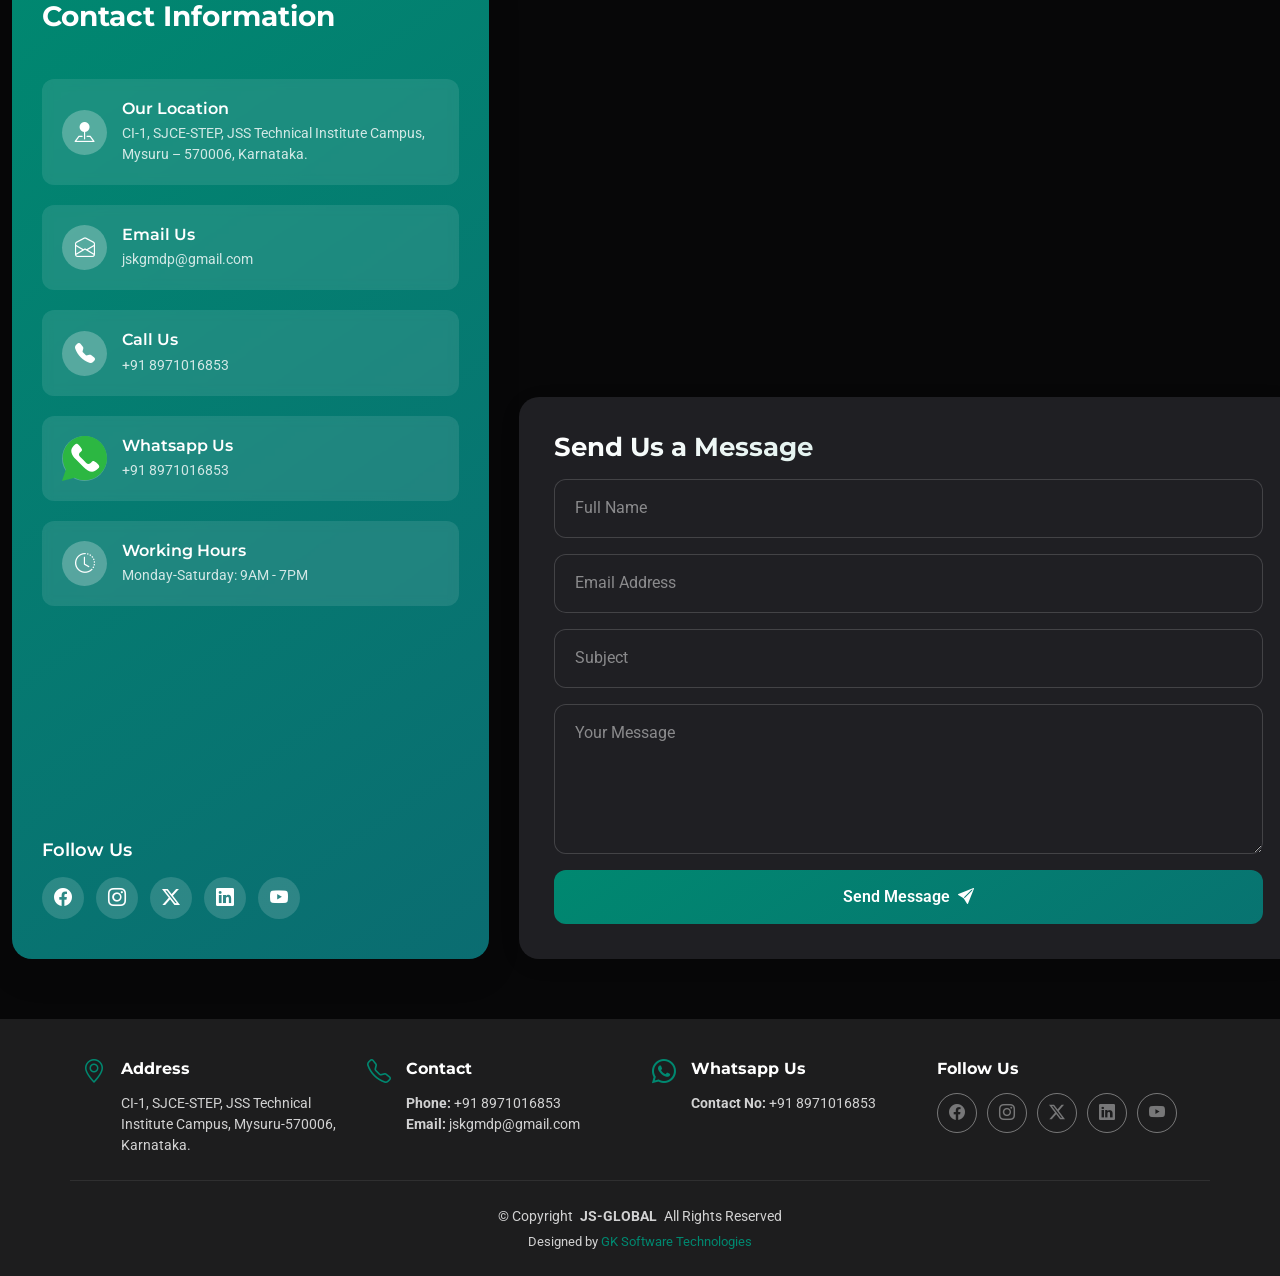
<file: research-consult.html>
<!DOCTYPE html>
<html lang="en">

<head>
  <meta charset="utf-8">
  <meta content="width=device-width, initial-scale=1.0" name="viewport">
  <title>JS Global- Innovative Business Solutions for Tomorrow</title>
  <meta name="description" content="">
  <meta name="keywords" content="">

  <!-- Favicons -->
  <link href="assets/img/favicon.png" rel="icon">
  <link href="assets/img/apple-touch-icon.png" rel="apple-touch-icon">

  <!-- Fonts -->
  <link href="https://fonts.googleapis.com" rel="preconnect">
  <link href="https://fonts.gstatic.com" rel="preconnect" crossorigin>
  <link href="https://fonts.googleapis.com/css2?family=Roboto:ital,wght@0,100;0,300;0,400;0,500;0,700;0,900;1,100;1,300;1,400;1,500;1,700;1,900&family=Montserrat:ital,wght@0,100;0,200;0,300;0,400;0,500;0,600;0,700;0,800;0,900;1,100;1,200;1,300;1,400;1,500;1,600;1,700;1,800;1,900&family=Inter:wght@100;200;300;400;500;600;700;800;900&display=swap" rel="stylesheet">

  <!-- Vendor CSS Files -->
  <link href="assets/vendor/bootstrap/css/bootstrap.min.css" rel="stylesheet">
  <link href="assets/vendor/bootstrap-icons/bootstrap-icons.css" rel="stylesheet">
  <link href="assets/vendor/aos/aos.css" rel="stylesheet">
  <link href="assets/vendor/glightbox/css/glightbox.min.css" rel="stylesheet">
  <link href="assets/vendor/swiper/swiper-bundle.min.css" rel="stylesheet">

  <!-- Main CSS File -->
  <link href="assets/css/main.css" rel="stylesheet">

  <!-- =======================================================
  * Template Name: Nexa
  * Template URL: https://bootstrapmade.com/nexa-bootstrap-agency-template/
  * Updated: Aug 19 2025 with Bootstrap v5.3.7
  * Author: BootstrapMade.com
  * License: https://bootstrapmade.com/license/
  ======================================================== -->
</head>

<body class="service-details-page">

  <header id="header" class="header d-flex align-items-center sticky-top">
    <div class="container position-relative d-flex align-items-center justify-content-between">

      <a href="index.html" class="logo d-flex align-items-center me-auto me-xl-0">
        <!-- Uncomment the line below if you also wish to use an image logo -->
         <img src="assets/images/jslogonew.jpeg" alt="">
        <!-- <h1 class="sitename">Nexa</h1> -->
      </a>

      <nav id="navmenu" class="navmenu">
        <ul>
          <li><a href="index.html" class="active">Home</a></li>
          <li><a href="about.html">About</a></li>
          <li><a href="#portfolio">Portfolio</a></li>
          <li><a href="#team">Team</a></li>
             <li class="dropdown"><a href="#"><span>Our Services</span> <i class="bi bi-chevron-down toggle-dropdown"></i></a>
            <ul>
              <li><a href="it-software.html">IT & Software Solutions</a></li>
              <li><a href="digital-web.html">Digital & Web Services</a></li>
              <li><a href="research-consult.html">Research & Consulting</a></li>
              <li><a href="business-support.html">Business Support Services</a></li>
              <li><a href="education-wellness.html">Education, Wellness & Training</a></li>
              <li><a href="social-community.html">Social & Community Services</a></li>
              <li><a href="infrastructure-construction.html">Infrastructure, Interior & Construction</a></li>
              <li><a href="financial-service.html">Financial & Corporate Services</a></li>
               <li><a href="travel-services.html">Travel & Trip Services</a></li>
            </ul>
          </li>
          <li><a href="#contact">Contact</a></li>
        </ul>
        <i class="mobile-nav-toggle d-xl-none bi bi-list"></i>
      </nav>

      <div class="header-social-links">
       <a href="https://www.facebook.com/profile.php?id=61589741126124"><i class="bi bi-facebook"></i></a>
            <a href="https://www.instagram.com/jaya12052026/"><i class="bi bi-instagram"></i></a>
               <a href="#"><i class="bi bi-twitter-x"></i></a>
                <a href="#"><i class="bi bi-linkedin"></i></a>
                <a href="#"><i class="bi bi-youtube"></i></a>
      </div>

    </div>
  </header>

  <main class="main">

    <!-- Page Title -->
    <!-- <div class="page-title light-background">
      <div class="container d-lg-flex justify-content-between align-items-center">
        <h1 class="mb-2 mb-lg-0">Who We Are</h1>
        <nav class="breadcrumbs">
          <ol>
            <li><a href="index.html">Home</a></li>
            <li class="current">Service Details</li>
          </ol>
        </nav>
      </div>
    </div> -->
    <!-- End Page Title -->

    <!-- Service Details Section -->
    <section id="service-details" class="service-details section">

      <div class="container" data-aos="fade-up" data-aos-delay="100">

        <div class="row gy-5">
          <h1 class="mb-2 mb-lg-0">Research & Consulting</h1>

          <div class="col-lg-8" data-aos="fade-up" data-aos-delay="200">
            <div class="service-hero">
              <img src="assets/pageimages/research-consulting.jpg" alt="" class="img-fluid">
              <!-- <div class="service-badge">
                <span>Premium Service</span>
              </div> -->
            </div>

            <div class="service-content">
              <div class="service-header">
                <h5>1. Market Research & Business Analysis</h5>
                  <p class="service-intro" style="text-align: justify;">Market research and business analysis services help organizations understand market trends, customer behavior, industry opportunities, and competitive landscapes. These services involve data collection, market assessment, feasibility studies, risk evaluation, and strategic planning. Businesses gain valuable insights that support informed decision-making, improve operational efficiency, identify growth opportunities, and develop effective strategies for long-term success and sustainable market positioning.</p>

                <h5>2. Technical Consultancy Services</h5>
                  <p class="service-intro" style="text-align: justify;">Technical consultancy services provide expert guidance on technology selection, implementation, optimization, and problem-solving across various industries. Consultants assess business requirements, recommend suitable solutions, evaluate technical feasibility, and support project execution. These services help organizations improve productivity, reduce operational challenges, enhance system performance, and ensure technology investments align with business goals, industry standards, and future growth plans.</p>

                <h5>3. Engineering & Architectural Consultancy</h5>
                  <p class="service-intro" style="text-align: justify;">Engineering and architectural consultancy services offer professional expertise in planning, design, evaluation, and project management for infrastructure, industrial, commercial, and residential projects. These services include technical assessments, design optimization, compliance guidance, feasibility studies, and project supervision. Expert consultancy helps ensure safety, functionality, sustainability, cost efficiency, and successful project execution while meeting regulatory and client requirements.</p>

                <h5>4. Scientific & Engineering Research Services</h5>
                  <p class="service-intro" style="text-align: justify;">Scientific and engineering research services support innovation, product development, and technological advancement through systematic investigation and analysis. These services include experimental studies, prototype development, technical evaluations, data analysis, and research documentation. Organizations benefit from evidence-based solutions, improved processes, enhanced product performance, and informed decision-making that drive innovation, competitiveness, and sustainable growth across various scientific and engineering fields.</p>

                <h5>5. Social Science & Humanitarian Research</h5>
                  <p class="service-intro" style="text-align: justify;">Social science and humanitarian research services focus on studying social, economic, cultural, and community-related issues to support policy development and social impact initiatives. These services include surveys, field studies, data collection, impact assessments, and research analysis. Organizations, institutions, and governments use these insights to understand community needs, improve programs, support evidence-based decision-making, and promote sustainable social development and humanitarian outcomes.</p>
              </div>

              <div class="service-features">
                <h4>What You'll Get</h4>
                <div class="row gy-3">
                  <div class="col-md-6">
                    <div class="feature-item">
                      <div class="feature-icon">
                        <i class="bi bi-graph-up-arrow"></i>
                      </div>
                      <div class="feature-content">
                        <h5>Analytics &amp; Reporting</h5>
                        <p>Comprehensive tracking and performance analysis</p>
                      </div>
                    </div>
                  </div>
                  <div class="col-md-6">
                    <div class="feature-item">
                      <div class="feature-icon">
                        <i class="bi bi-people"></i>
                      </div>
                      <div class="feature-content">
                        <h5>Audience Targeting</h5>
                        <p>Precise demographic and behavioral targeting</p>
                      </div>
                    </div>
                  </div>
                  <div class="col-md-6">
                    <div class="feature-item">
                      <div class="feature-icon">
                        <i class="bi bi-megaphone"></i>
                      </div>
                      <div class="feature-content">
                        <h5>Multi-Channel Campaigns</h5>
                        <p>Integrated social media and search marketing</p>
                      </div>
                    </div>
                  </div>
                  <div class="col-md-6">
                    <div class="feature-item">
                      <div class="feature-icon">
                        <i class="bi bi-gear"></i>
                      </div>
                      <div class="feature-content">
                        <h5>Strategy Optimization</h5>
                        <p>Continuous refinement for maximum ROI</p>
                      </div>
                    </div>
                  </div>
                </div>
              </div>

              <div class="service-process">
                <h4>Our Process</h4>
                <div class="process-steps">
                  <div class="process-step">
                    <div class="step-number">01</div>
                    <div class="step-content">
                      <h5>Problem Identification</h5>
                      <p>We evaluate business challenges, opportunities, and objectives to gain a clear understanding of your environment and improvement needs effectively.</p>
                    </div>
                  </div>
                  <div class="process-step">
                    <div class="step-number">02</div>
                    <div class="step-content">
                      <h5>Research & Data Collection</h5>
                      <p>Our experts gather market insights, industry trends, and relevant data to support informed decisions and strategic planning initiatives.</p>
                    </div>
                  </div>
                  <div class="process-step">
                    <div class="step-number">03</div>
                    <div class="step-content">
                      <h5>Strategic Recommendations</h5>
                      <p>Based on our findings, we provide practical recommendations and tailored strategies to improve efficiency, performance, profitability, and growth.</p>
                    </div>
                  </div>
                  <div class="process-step">
                    <div class="step-number">04</div>
                    <div class="step-content">
                      <h5>Review & Continuous Support</h5>
                      <p>We assess outcomes and provide ongoing guidance to ensure sustainable improvements and long-term organizational success and stability.</p>                    </div>
                  </div>
                </div>
              </div>

              <div class="service-gallery" data-aos="fade-up" data-aos-delay="300">
                <h4>Project Showcase</h4>
                <div class="row gy-3">
                  <div class="col-md-4">
                    <img src="assets/img/services/services-2.webp" alt="" class="img-fluid rounded">
                  </div>
                  <div class="col-md-4">
                    <img src="assets/img/services/services-8.webp" alt="" class="img-fluid rounded">
                  </div>
                  <div class="col-md-4">
                    <img src="assets/img/services/services-11.webp" alt="" class="img-fluid rounded">
                  </div>
                  </div>
              </div>
            </div>
          </div>

          <div class="col-lg-4" data-aos="fade-up" data-aos-delay="400">
            <div class="service-sidebar">

              <div class="service-menu">
                <h4>Research & Consulting</h4>
                <div class="menu-list">
                  <a href="#" class="menu-item active">
                    <i class="bi bi-arrow-right"></i>
                    <span>Market Research & Business Analysis</span>
                  </a>
                  <a href="#" class="menu-item">
                    <i class="bi bi-arrow-right"></i>
                    <span>Technical Consultancy Services</span>
                  </a>
                  <a href="#" class="menu-item">
                    <i class="bi bi-arrow-right"></i>
                    <span>Engineering & Architectural Consultancy</span>
                  </a>
                  <a href="#" class="menu-item">
                    <i class="bi bi-arrow-right"></i>
                    <span>Scientific & Engineering Research Services</span>
                  </a>
                  <a href="#" class="menu-item">
                    <i class="bi bi-arrow-right"></i>
                    <span>Social Science & Humanitarian Research</span>
                  </a>
                       <!-- <a href="#" class="menu-item">
                    <i class="bi bi-arrow-right"></i>
                    <span>Social & Community Services</span>
                  </a>
                       <a href="#" class="menu-item">
                    <i class="bi bi-arrow-right"></i>
                    <span>Infrastructure, Interior & Construction</span>
                  </a>
                       <a href="#" class="menu-item">
                    <i class="bi bi-arrow-right"></i>
                    <span>Financial & Corporate Services</span>
                  </a>
                         <a href="#" class="menu-item">
                    <i class="bi bi-arrow-right"></i>
                    <span>Travel & Trip Services</span>
                  </a> -->
                </div>
              </div>

              <div class="service-info">
                <h4>Service Details</h4>
                <div class="info-list">
                  <div class="info-item">
                    <span class="info-label">Duration:</span>
                    <span class="info-value">3-6 months</span>
                  </div>
                  <div class="info-item">
                    <span class="info-label">Team Size:</span>
                    <span class="info-value">10-20 specialists</span>
                  </div>
                  <div class="info-item">
                    <span class="info-label">Delivery:</span>
                    <span class="info-value">Bi-weekly reports</span>
                  </div>
                  <div class="info-item">
                    <span class="info-label">Support:</span>
                    <span class="info-value">24/7 monitoring</span>
                  </div>
                </div>
              </div>

              <div class="contact-card">
                <div class="contact-content">
                  <h4>Need Help?</h4>
                  <p>Please call us for your requirements. We will help you get your service completed smoothly.
</p>
                  <div class="contact-info">
                    <div class="contact-item">
                      <i class="bi bi-telephone"></i>
                      <span>+91 8971016853</span>
                    </div>
                    <div class="contact-item">
                      <i class="bi bi-envelope"></i>
                      <span>jskgmdp@gmail.com</span>
                    </div>
                  </div>
                  <a href="#" class="btn btn-primary">Get Quote</a>
                </div>
              </div>

            </div>
          </div>

        </div>

      </div>

    </section><!-- /Service Details Section -->



    <!-- Contact Section -->
    <section id="contact" class="contact section">
      <!-- Section Title -->
      <div class="container section-title" data-aos="fade-up">
        <span class="description-title">Contact</span>
        <h2>Contact</h2>
        <!-- <p>Necessitatibus eius consequatur ex aliquid fuga eum quidem sint consectetur velit</p> -->
      </div><!-- End Section Title -->

      <div class="container">
        <div class="contact-wrapper">
          <div class="contact-info-panel">
            <div class="contact-info-header">
              <h3>Contact Information</h3>
              <!-- <p>Dignissimos deleniti accusamus rerum voluptate. Dignissimos rerum sit maiores reiciendis voluptate inventore ut.</p> -->
            </div>

            <div class="contact-info-cards">
              <div class="info-card">
                <div class="icon-container">
                  <i class="bi bi-pin-map-fill"></i>
                </div>
                <div class="card-content">
                  <h4>Our Location</h4>
                  <p>CI-1, SJCE-STEP, JSS Technical Institute Campus, Mysuru – 570006, Karnataka.</p>
                </div>
              </div>

              <a href="mailto:jskgmdp@gmail.com" class="call-card">
              <div class="info-card">
                <div class="icon-container">
                  <i class="bi bi-envelope-open"></i>
                </div>
                <div class="card-content">
                  <h4>Email Us</h4>
                  <p>jskgmdp@gmail.com</p>
                </div>
              </div></a>

              <a href="tel:+918971016853" class="call-card">
              <div class="info-card">
                <div class="icon-container">
                  <i class="bi bi-telephone-fill"></i>
                </div>

                <div class="card-content">
                  <h4>Call Us</h4>

                  <p>+91 8971016853</p>
                </div>
              </div> </a>

              <a href="https://wa.me/918971016853?text=Hi,%20I%20am%20interested%20in%20your%20services.%20Please%20provide%20more%20details."
                            class="call-card"
                            target="_blank">
              <div class="info-card">
                <div class="icon-container">
                  <svg version="1.1" id="Capa_1" xmlns="http://www.w3.org/2000/svg" xmlns:xlink="http://www.w3.org/1999/xlink" x="0px" y="0px"
	                      viewBox="0 0 58 58" style="enable-background:new 0 0 58 58;" xml:space="preserve">
                    <g>
	                    <path style="fill:#2CB742;" d="M0,58l4.988-14.963C2.457,38.78,1,33.812,1,28.5C1,12.76,13.76,0,29.5,0S58,12.76,58,28.5
		                        S45.24,57,29.5,57c-4.789,0-9.299-1.187-13.26-3.273L0,58z"/>
	                    <path style="fill:#FFFFFF;" d="M47.683,37.985c-1.316-2.487-6.169-5.331-6.169-5.331c-1.098-0.626-2.423-0.696-3.049,0.42
                            c0,0-1.577,1.891-1.978,2.163c-1.832,1.241-3.529,1.193-5.242-0.52l-3.981-3.981l-3.981-3.981c-1.713-1.713-1.761-3.41-0.52-5.242
                            c0.272-0.401,2.163-1.978,2.163-1.978c1.116-0.627,1.046-1.951,0.42-3.049c0,0-2.844-4.853-5.331-6.169
                            c-1.058-0.56-2.357-0.364-3.203,0.482l-1.758,1.758c-5.577,5.577-2.831,11.873,2.746,17.45l5.097,5.097l5.097,5.097
                            c5.577,5.577,11.873,8.323,17.45,2.746l1.758-1.758C48.048,40.341,48.243,39.042,47.683,37.985z"/>
                        </g>
                  </svg>
                </div>
                <div class="card-content">
                  <h4>Whatsapp Us</h4>
                  <p>+91 8971016853</p>
                </div>
              </div>  </a>
              


              <div class="info-card">
                <div class="icon-container">
                  <i class="bi bi-clock-history"></i>
                </div>
                <div class="card-content">
                  <h4>Working Hours</h4>
                  <p>Monday-Saturday: 9AM - 7PM</p>
                </div>
              </div>
            </div>

            <div class="social-links-panel">
              <h5>Follow Us</h5>
              <div class="social-icons">
                <a href="https://www.facebook.com/profile.php?id=61589741126124"><i class="bi bi-facebook"></i></a>
                        <a href="https://www.instagram.com/jaya12052026/"><i class="bi bi-instagram"></i></a>
                      <a href="#"><i class="bi bi-twitter-x"></i></a>
                <a href="#"><i class="bi bi-linkedin"></i></a>
                <a href="#"><i class="bi bi-youtube"></i></a>
              </div>
            </div>
          </div>
          <div class="contact-form-panel">
<div class="map-container">
  <iframe
   src="https://www.google.com/maps/embed?pb=!1m18!1m12!1m3!1d3897.9906392015014!2d76.61071902478491!3d12.316416728904521!2m3!1f0!2f0!3f0!3m2!1i1024!2i768!4f13.1!3m3!1m2!1s0x3baf7b67b7b7609b%3A0xb265f428562cf9ef!2sSJCE-STEP!5e0!3m2!1sen!2sin!4v1779540775762!5m2!1sen!2sin" width="600" height="450" style="border:0;" allowfullscreen="" loading="lazy" referrerpolicy="no-referrer-when-downgrade">
  </iframe>  
  <style>
  .map-container iframe {
    border-radius: 15px;
    border: 0;
    }
</style>
</div>
      <div class="form-container">
              <h3>Send Us a Message</h3>
              
              <form action="https://api.web3forms.com/submit" method="POST">
                <input type="hidden" name="access_key" value="e2772ad6-9057-434c-86b8-b969ebd08cb9">
                
                <div class="form-floating mb-3">
                  <input type="text" class="form-control" id="nameInput" name="name" placeholder="Full Name" required="">
                  <label for="nameInput">Full Name</label>
                </div>

                <div class="form-floating mb-3">
                  <input type="email" class="form-control" id="emailInput" name="email" placeholder="Email Address" required="">
                  <label for="emailInput">Email Address</label>
                </div>

                <div class="form-floating mb-3">
                  <input type="text" class="form-control" id="subjectInput" name="subject" placeholder="Subject" required="">
                  <label for="subjectInput">Subject</label>
                </div>

                <div class="form-floating mb-3">
                  <textarea class="form-control" id="messageInput" name="message" rows="5" placeholder="Your Message" style="height: 150px" required=""></textarea>
                  <label for="messageInput">Your Message</label>
                </div>

                <div class="d-grid">
                  <button type="submit" class="btn-submit">
                    Send Message <i class="bi bi-send-fill ms-2"></i>
                  </button>
                </div>

              </form>
            </div>
          </div>
        </div>
      </div>
    </section><!-- /Contact Section -->
  </main>

  <footer id="footer" class="footer light-background">

    <div class="container">
      <div class="row gy-3">
        <div class="col-lg-3 col-md-6 d-flex">
          <i class="bi bi-geo-alt icon"></i>
          <div class="address">
            <h4>Address</h4>
            <p>CI-1, SJCE-STEP, JSS Technical Institute Campus, Mysuru-570006, Karnataka.</p>
            <p></p>
            <p></p>
          </div>

        </div>

        <div class="col-lg-3 col-md-6 d-flex">
          <i class="bi bi-telephone icon"></i>
          <div>
            <h4>Contact</h4>
            <p>
              <strong>Phone:</strong> <span>+91 8971016853</span><br>
              <strong>Email:</strong> <span>jskgmdp@gmail.com</span><br>
            </p>
          </div>
        </div>

        <div class="col-lg-3 col-md-6 d-flex">
           <i class="bi bi-whatsapp icon"></i>
          <div>
            <h4>Whatsapp Us</h4>
            <p>
              <strong>Contact No:</strong> <span>+91 8971016853</span><br>
              
            </p>
          </div>
        </div>

        <div class="col-lg-3 col-md-6">
          <h4>Follow Us</h4>
          <div class="social-links d-flex">
                  <a href="https://www.facebook.com/profile.php?id=61589741126124"><i class="bi bi-facebook"></i></a>
                        <a href="https://www.instagram.com/jaya12052026/"><i class="bi bi-instagram"></i></a>
                      <a href="#"><i class="bi bi-twitter-x"></i></a>
                <a href="#"><i class="bi bi-linkedin"></i></a>
                <a href="#"><i class="bi bi-youtube"></i></a>
          </div>
        </div>

      </div>
    </div>

    <div class="container copyright text-center mt-4">
      <p>© <span>Copyright</span> <strong class="px-1 sitename">JS-GLOBAL</strong> <span>All Rights Reserved</span></p>
      <div class="credits">
        <!-- All the links in the footer should remain intact. -->
        <!-- You can delete the links only if you've purchased the pro version. -->
        <!-- Licensing information: https://bootstrapmade.com/license/ -->
        <!-- Purchase the pro version with working PHP/AJAX contact form: [buy-url] -->
        Designed by <a href="https://www.gksoftwaretechnologies.com/">GK Software Technologies</a>
      </div>
    </div>

  </footer>

  <!-- Scroll Top -->
  <a href="#" id="scroll-top" class="scroll-top d-flex align-items-center justify-content-center"></a>
<!-- <i class="bi bi-arrow-up-short"></i> -->

  <!-- Preloader -->
  <div id="preloader"></div>

  <!-- Vendor JS Files -->
  <script src="assets/vendor/bootstrap/js/bootstrap.bundle.min.js"></script>
  <script src="assets/vendor/php-email-form/validate.js"></script>
  <script src="assets/vendor/aos/aos.js"></script>
  <script src="assets/vendor/glightbox/js/glightbox.min.js"></script>
  <script src="assets/vendor/purecounter/purecounter_vanilla.js"></script>
  <script src="assets/vendor/swiper/swiper-bundle.min.js"></script>
  <script src="assets/vendor/imagesloaded/imagesloaded.pkgd.min.js"></script>
  <script src="assets/vendor/isotope-layout/isotope.pkgd.min.js"></script>

  <!-- Main JS File -->
  <script src="assets/js/main.js"></script>

</body>

</html>
</file>
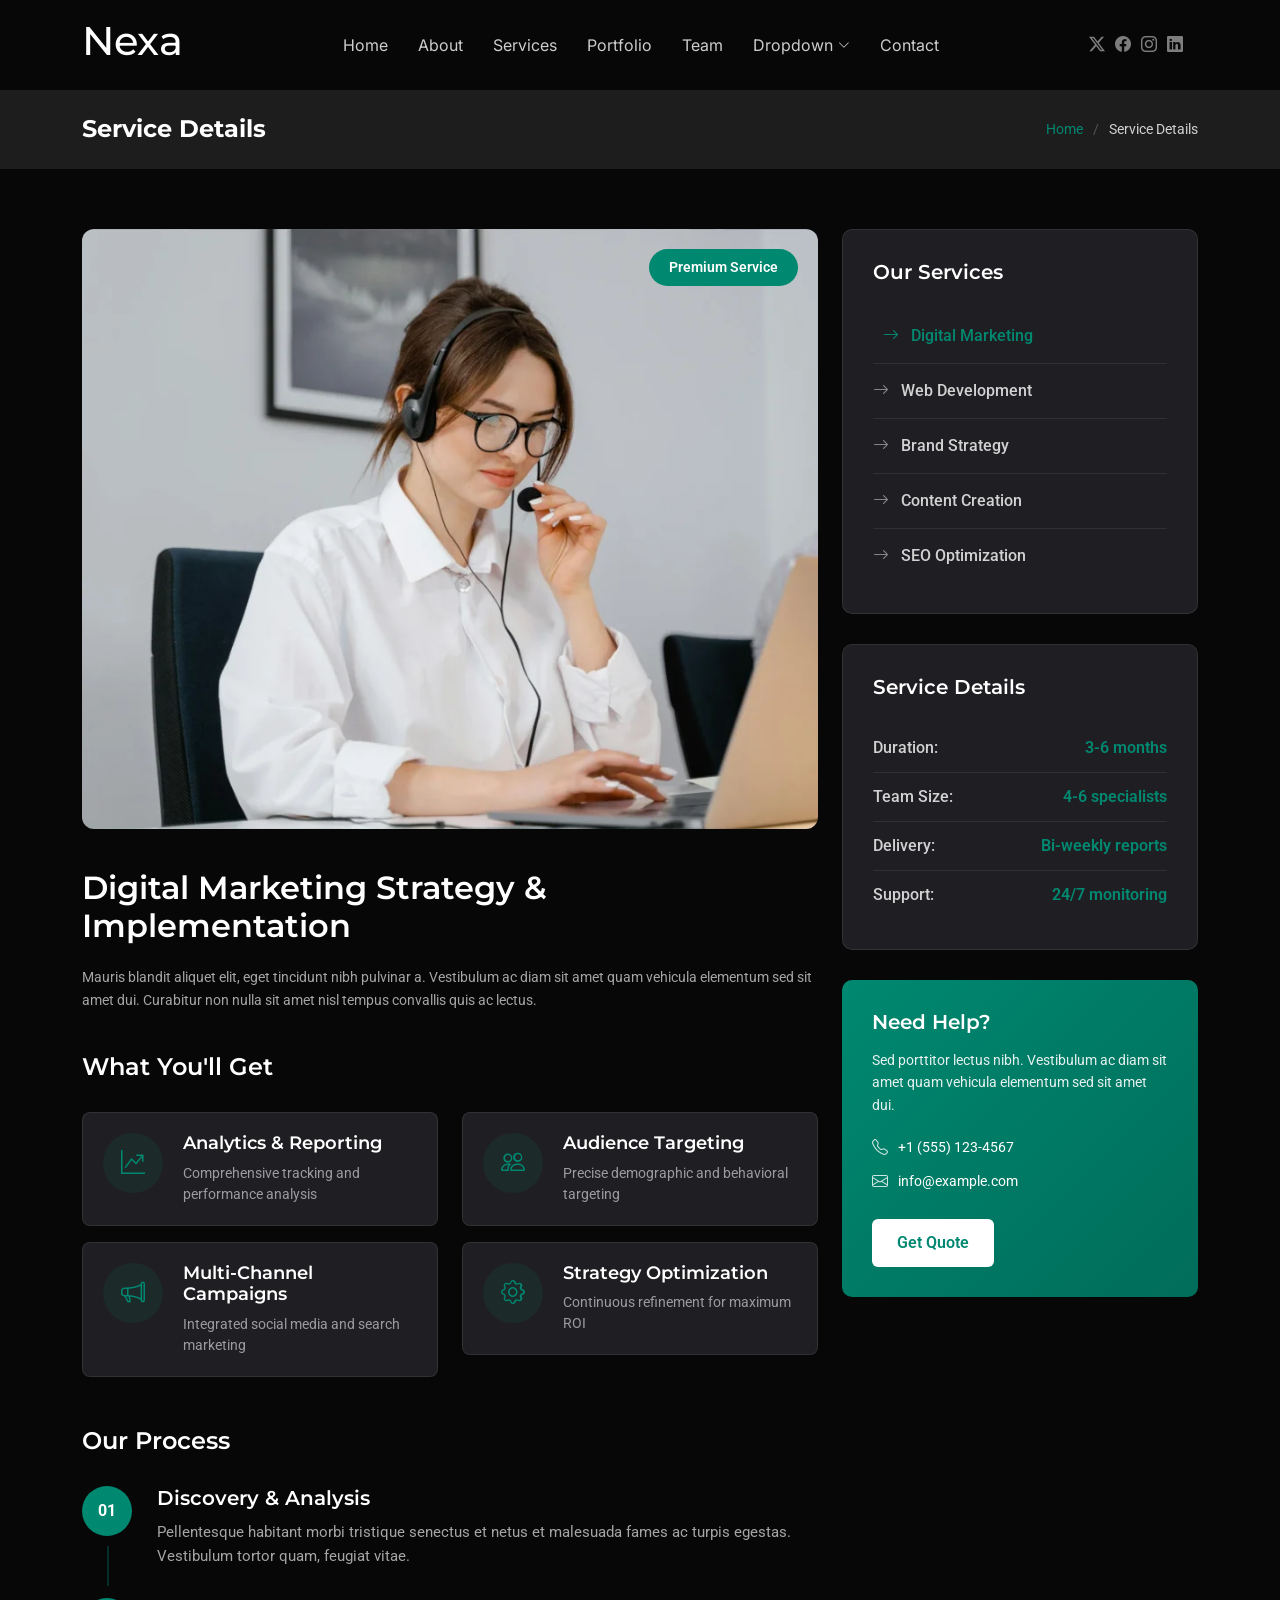
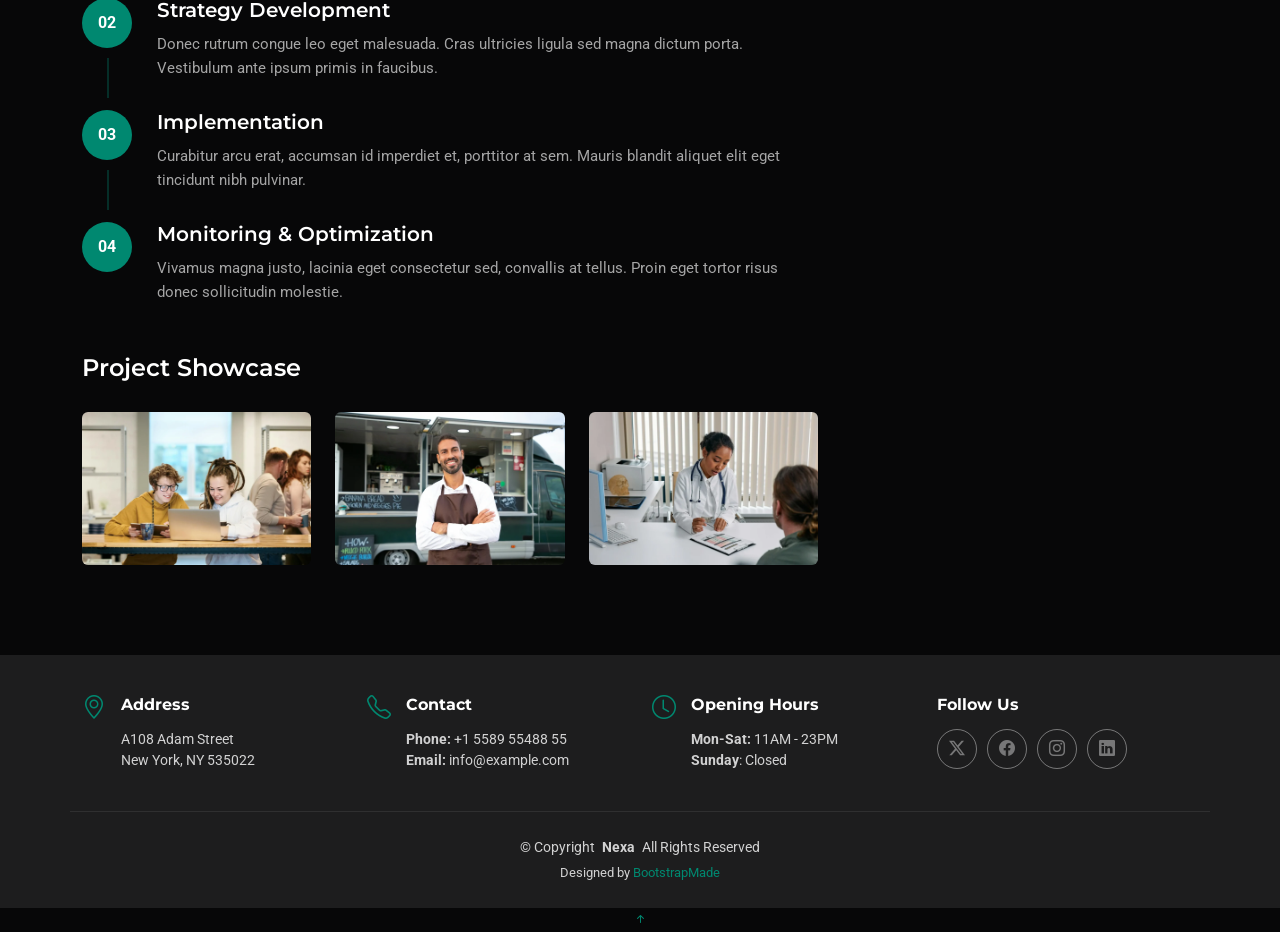
<file: service-details.html>
<!DOCTYPE html>
<html lang="en">

<head>
  <meta charset="utf-8">
  <meta content="width=device-width, initial-scale=1.0" name="viewport">
  <title>Service Details - Nexa Bootstrap Template</title>
  <meta name="description" content="">
  <meta name="keywords" content="">

  <!-- Favicons -->
  <link href="assets/img/favicon.png" rel="icon">
  <link href="assets/img/apple-touch-icon.png" rel="apple-touch-icon">

  <!-- Fonts -->
  <link href="https://fonts.googleapis.com" rel="preconnect">
  <link href="https://fonts.gstatic.com" rel="preconnect" crossorigin>
  <link href="https://fonts.googleapis.com/css2?family=Roboto:ital,wght@0,100;0,300;0,400;0,500;0,700;0,900;1,100;1,300;1,400;1,500;1,700;1,900&family=Montserrat:ital,wght@0,100;0,200;0,300;0,400;0,500;0,600;0,700;0,800;0,900;1,100;1,200;1,300;1,400;1,500;1,600;1,700;1,800;1,900&family=Inter:wght@100;200;300;400;500;600;700;800;900&display=swap" rel="stylesheet">

  <!-- Vendor CSS Files -->
  <link href="assets/vendor/bootstrap/css/bootstrap.min.css" rel="stylesheet">
  <link href="assets/vendor/bootstrap-icons/bootstrap-icons.css" rel="stylesheet">
  <link href="assets/vendor/aos/aos.css" rel="stylesheet">
  <link href="assets/vendor/glightbox/css/glightbox.min.css" rel="stylesheet">
  <link href="assets/vendor/swiper/swiper-bundle.min.css" rel="stylesheet">

  <!-- Main CSS File -->
  <link href="assets/css/main.css" rel="stylesheet">

  <!-- =======================================================
  * Template Name: Nexa
  * Template URL: https://bootstrapmade.com/nexa-bootstrap-agency-template/
  * Updated: Aug 19 2025 with Bootstrap v5.3.7
  * Author: BootstrapMade.com
  * License: https://bootstrapmade.com/license/
  ======================================================== -->
</head>

<body class="service-details-page">

  <header id="header" class="header d-flex align-items-center sticky-top">
    <div class="container position-relative d-flex align-items-center justify-content-between">

      <a href="index.html" class="logo d-flex align-items-center me-auto me-xl-0">
        <!-- Uncomment the line below if you also wish to use an image logo -->
        <!-- <img src="assets/img/logo.webp" alt=""> -->
        <h1 class="sitename">Nexa</h1>
      </a>

      <nav id="navmenu" class="navmenu">
        <ul>
          <li><a href="#hero">Home</a></li>
          <li><a href="#about">About</a></li>
          <li><a href="#services">Services</a></li>
          <li><a href="#portfolio">Portfolio</a></li>
          <li><a href="#team">Team</a></li>
          <li class="dropdown"><a href="#"><span>Dropdown</span> <i class="bi bi-chevron-down toggle-dropdown"></i></a>
            <ul>
              <li><a href="#">Dropdown 1</a></li>
              <li class="dropdown"><a href="#"><span>Deep Dropdown</span> <i class="bi bi-chevron-down toggle-dropdown"></i></a>
                <ul>
                  <li><a href="#">Deep Dropdown 1</a></li>
                  <li><a href="#">Deep Dropdown 2</a></li>
                  <li><a href="#">Deep Dropdown 3</a></li>
                  <li><a href="#">Deep Dropdown 4</a></li>
                  <li><a href="#">Deep Dropdown 5</a></li>
                </ul>
              </li>
              <li><a href="#">Dropdown 2</a></li>
              <li><a href="#">Dropdown 3</a></li>
              <li><a href="#">Dropdown 4</a></li>
            </ul>
          </li>
          <li><a href="#contact">Contact</a></li>
        </ul>
        <i class="mobile-nav-toggle d-xl-none bi bi-list"></i>
      </nav>

      <div class="header-social-links">
        <a href="#" class="twitter"><i class="bi bi-twitter-x"></i></a>
        <a href="#" class="facebook"><i class="bi bi-facebook"></i></a>
        <a href="#" class="instagram"><i class="bi bi-instagram"></i></a>
        <a href="#" class="linkedin"><i class="bi bi-linkedin"></i></a>
      </div>

    </div>
  </header>

  <main class="main">

    <!-- Page Title -->
    <div class="page-title light-background">
      <div class="container d-lg-flex justify-content-between align-items-center">
        <h1 class="mb-2 mb-lg-0">Service Details</h1>
        <nav class="breadcrumbs">
          <ol>
            <li><a href="index.html">Home</a></li>
            <li class="current">Service Details</li>
          </ol>
        </nav>
      </div>
    </div><!-- End Page Title -->

    <!-- Service Details Section -->
    <section id="service-details" class="service-details section">

      <div class="container" data-aos="fade-up" data-aos-delay="100">

        <div class="row gy-5">

          <div class="col-lg-8" data-aos="fade-up" data-aos-delay="200">
            <div class="service-hero">
              <img src="assets/img/services/services-7.webp" alt="" class="img-fluid">
              <div class="service-badge">
                <span>Premium Service</span>
              </div>
            </div>

            <div class="service-content">
              <div class="service-header">
                <h2>Digital Marketing Strategy &amp; Implementation</h2>
                <p class="service-intro">Mauris blandit aliquet elit, eget tincidunt nibh pulvinar a. Vestibulum ac diam sit amet quam vehicula elementum sed sit amet dui. Curabitur non nulla sit amet nisl tempus convallis quis ac lectus.</p>
              </div>

              <div class="service-features">
                <h4>What You'll Get</h4>
                <div class="row gy-3">
                  <div class="col-md-6">
                    <div class="feature-item">
                      <div class="feature-icon">
                        <i class="bi bi-graph-up-arrow"></i>
                      </div>
                      <div class="feature-content">
                        <h5>Analytics &amp; Reporting</h5>
                        <p>Comprehensive tracking and performance analysis</p>
                      </div>
                    </div>
                  </div>
                  <div class="col-md-6">
                    <div class="feature-item">
                      <div class="feature-icon">
                        <i class="bi bi-people"></i>
                      </div>
                      <div class="feature-content">
                        <h5>Audience Targeting</h5>
                        <p>Precise demographic and behavioral targeting</p>
                      </div>
                    </div>
                  </div>
                  <div class="col-md-6">
                    <div class="feature-item">
                      <div class="feature-icon">
                        <i class="bi bi-megaphone"></i>
                      </div>
                      <div class="feature-content">
                        <h5>Multi-Channel Campaigns</h5>
                        <p>Integrated social media and search marketing</p>
                      </div>
                    </div>
                  </div>
                  <div class="col-md-6">
                    <div class="feature-item">
                      <div class="feature-icon">
                        <i class="bi bi-gear"></i>
                      </div>
                      <div class="feature-content">
                        <h5>Strategy Optimization</h5>
                        <p>Continuous refinement for maximum ROI</p>
                      </div>
                    </div>
                  </div>
                </div>
              </div>

              <div class="service-process">
                <h4>Our Process</h4>
                <div class="process-steps">
                  <div class="process-step">
                    <div class="step-number">01</div>
                    <div class="step-content">
                      <h5>Discovery &amp; Analysis</h5>
                      <p>Pellentesque habitant morbi tristique senectus et netus et malesuada fames ac turpis egestas. Vestibulum tortor quam, feugiat vitae.</p>
                    </div>
                  </div>
                  <div class="process-step">
                    <div class="step-number">02</div>
                    <div class="step-content">
                      <h5>Strategy Development</h5>
                      <p>Donec rutrum congue leo eget malesuada. Cras ultricies ligula sed magna dictum porta. Vestibulum ante ipsum primis in faucibus.</p>
                    </div>
                  </div>
                  <div class="process-step">
                    <div class="step-number">03</div>
                    <div class="step-content">
                      <h5>Implementation</h5>
                      <p>Curabitur arcu erat, accumsan id imperdiet et, porttitor at sem. Mauris blandit aliquet elit eget tincidunt nibh pulvinar.</p>
                    </div>
                  </div>
                  <div class="process-step">
                    <div class="step-number">04</div>
                    <div class="step-content">
                      <h5>Monitoring &amp; Optimization</h5>
                      <p>Vivamus magna justo, lacinia eget consectetur sed, convallis at tellus. Proin eget tortor risus donec sollicitudin molestie.</p>
                    </div>
                  </div>
                </div>
              </div>

              <div class="service-gallery" data-aos="fade-up" data-aos-delay="300">
                <h4>Project Showcase</h4>
                <div class="row gy-3">
                  <div class="col-md-4">
                    <img src="assets/img/services/services-2.webp" alt="" class="img-fluid rounded">
                  </div>
                  <div class="col-md-4">
                    <img src="assets/img/services/services-8.webp" alt="" class="img-fluid rounded">
                  </div>
                  <div class="col-md-4">
                    <img src="assets/img/services/services-11.webp" alt="" class="img-fluid rounded">
                  </div>
                </div>
              </div>
            </div>
          </div>

          <div class="col-lg-4" data-aos="fade-up" data-aos-delay="400">
            <div class="service-sidebar">

              <div class="service-menu">
                <h4>Our Services</h4>
                <div class="menu-list">
                  <a href="#" class="menu-item active">
                    <i class="bi bi-arrow-right"></i>
                    <span>Digital Marketing</span>
                  </a>
                  <a href="#" class="menu-item">
                    <i class="bi bi-arrow-right"></i>
                    <span>Web Development</span>
                  </a>
                  <a href="#" class="menu-item">
                    <i class="bi bi-arrow-right"></i>
                    <span>Brand Strategy</span>
                  </a>
                  <a href="#" class="menu-item">
                    <i class="bi bi-arrow-right"></i>
                    <span>Content Creation</span>
                  </a>
                  <a href="#" class="menu-item">
                    <i class="bi bi-arrow-right"></i>
                    <span>SEO Optimization</span>
                  </a>
                </div>
              </div>

              <div class="service-info">
                <h4>Service Details</h4>
                <div class="info-list">
                  <div class="info-item">
                    <span class="info-label">Duration:</span>
                    <span class="info-value">3-6 months</span>
                  </div>
                  <div class="info-item">
                    <span class="info-label">Team Size:</span>
                    <span class="info-value">4-6 specialists</span>
                  </div>
                  <div class="info-item">
                    <span class="info-label">Delivery:</span>
                    <span class="info-value">Bi-weekly reports</span>
                  </div>
                  <div class="info-item">
                    <span class="info-label">Support:</span>
                    <span class="info-value">24/7 monitoring</span>
                  </div>
                </div>
              </div>

              <div class="contact-card">
                <div class="contact-content">
                  <h4>Need Help?</h4>
                  <p>Sed porttitor lectus nibh. Vestibulum ac diam sit amet quam vehicula elementum sed sit amet dui.</p>
                  <div class="contact-info">
                    <div class="contact-item">
                      <i class="bi bi-telephone"></i>
                      <span>+1 (555) 123-4567</span>
                    </div>
                    <div class="contact-item">
                      <i class="bi bi-envelope"></i>
                      <span>info@example.com</span>
                    </div>
                  </div>
                  <a href="#" class="btn btn-primary">Get Quote</a>
                </div>
              </div>

            </div>
          </div>

        </div>

      </div>

    </section><!-- /Service Details Section -->

  </main>

  <footer id="footer" class="footer light-background">

    <div class="container">
      <div class="row gy-3">
        <div class="col-lg-3 col-md-6 d-flex">
          <i class="bi bi-geo-alt icon"></i>
          <div class="address">
            <h4>Address</h4>
            <p>A108 Adam Street</p>
            <p>New York, NY 535022</p>
            <p></p>
          </div>

        </div>

        <div class="col-lg-3 col-md-6 d-flex">
          <i class="bi bi-telephone icon"></i>
          <div>
            <h4>Contact</h4>
            <p>
              <strong>Phone:</strong> <span>+1 5589 55488 55</span><br>
              <strong>Email:</strong> <span>info@example.com</span><br>
            </p>
          </div>
        </div>

        <div class="col-lg-3 col-md-6 d-flex">
          <i class="bi bi-clock icon"></i>
          <div>
            <h4>Opening Hours</h4>
            <p>
              <strong>Mon-Sat:</strong> <span>11AM - 23PM</span><br>
              <strong>Sunday</strong>: <span>Closed</span>
            </p>
          </div>
        </div>

        <div class="col-lg-3 col-md-6">
          <h4>Follow Us</h4>
          <div class="social-links d-flex">
            <a href="#" class="twitter"><i class="bi bi-twitter-x"></i></a>
            <a href="#" class="facebook"><i class="bi bi-facebook"></i></a>
            <a href="#" class="instagram"><i class="bi bi-instagram"></i></a>
            <a href="#" class="linkedin"><i class="bi bi-linkedin"></i></a>
          </div>
        </div>

      </div>
    </div>

    <div class="container copyright text-center mt-4">
      <p>© <span>Copyright</span> <strong class="px-1 sitename">Nexa</strong> <span>All Rights Reserved</span></p>
      <div class="credits">
        <!-- All the links in the footer should remain intact. -->
        <!-- You can delete the links only if you've purchased the pro version. -->
        <!-- Licensing information: https://bootstrapmade.com/license/ -->
        <!-- Purchase the pro version with working PHP/AJAX contact form: [buy-url] -->
        Designed by <a href="https://bootstrapmade.com/">BootstrapMade</a>
      </div>
    </div>

  </footer>

  <!-- Scroll Top -->
  <a href="#" id="scroll-top" class="scroll-top d-flex align-items-center justify-content-center"><i class="bi bi-arrow-up-short"></i></a>

  <!-- Preloader -->
  <div id="preloader"></div>

  <!-- Vendor JS Files -->
  <script src="assets/vendor/bootstrap/js/bootstrap.bundle.min.js"></script>
  <script src="assets/vendor/php-email-form/validate.js"></script>
  <script src="assets/vendor/aos/aos.js"></script>
  <script src="assets/vendor/glightbox/js/glightbox.min.js"></script>
  <script src="assets/vendor/purecounter/purecounter_vanilla.js"></script>
  <script src="assets/vendor/swiper/swiper-bundle.min.js"></script>
  <script src="assets/vendor/imagesloaded/imagesloaded.pkgd.min.js"></script>
  <script src="assets/vendor/isotope-layout/isotope.pkgd.min.js"></script>

  <!-- Main JS File -->
  <script src="assets/js/main.js"></script>

</body>

</html>
</file>
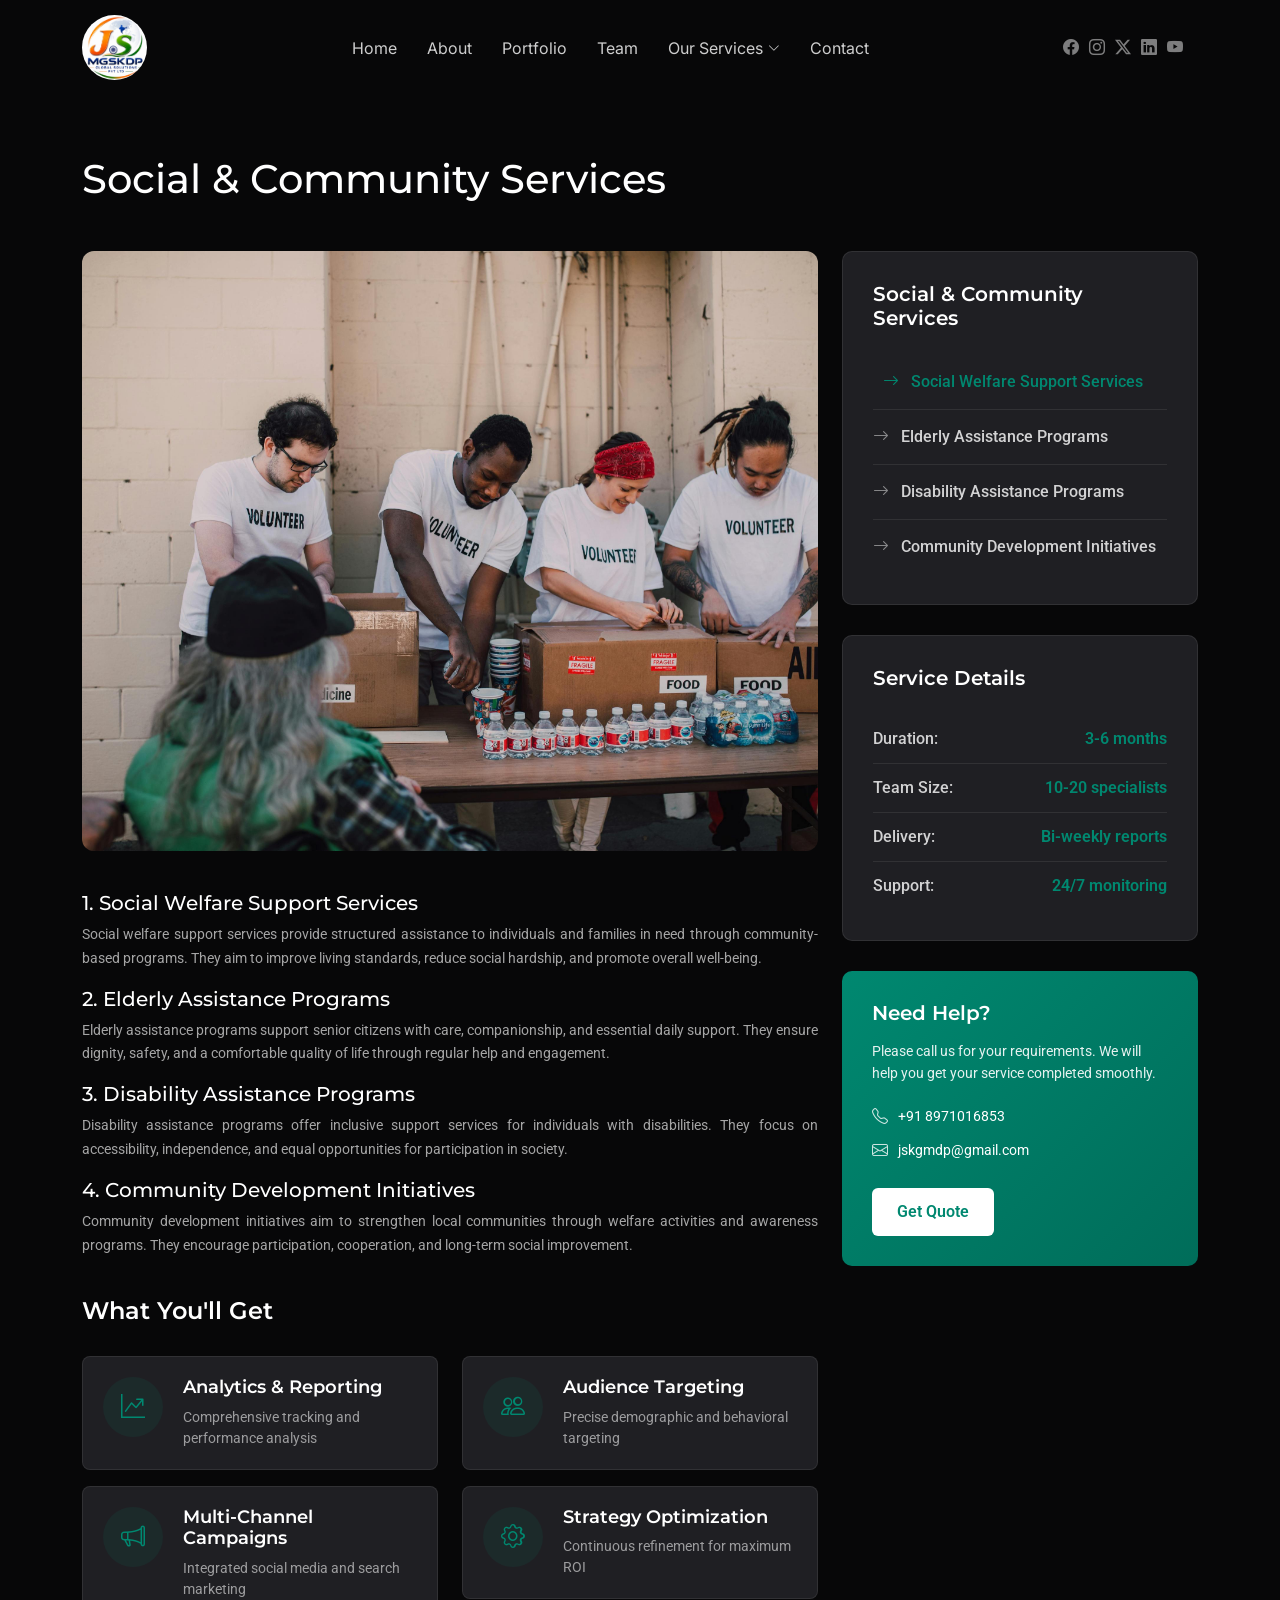
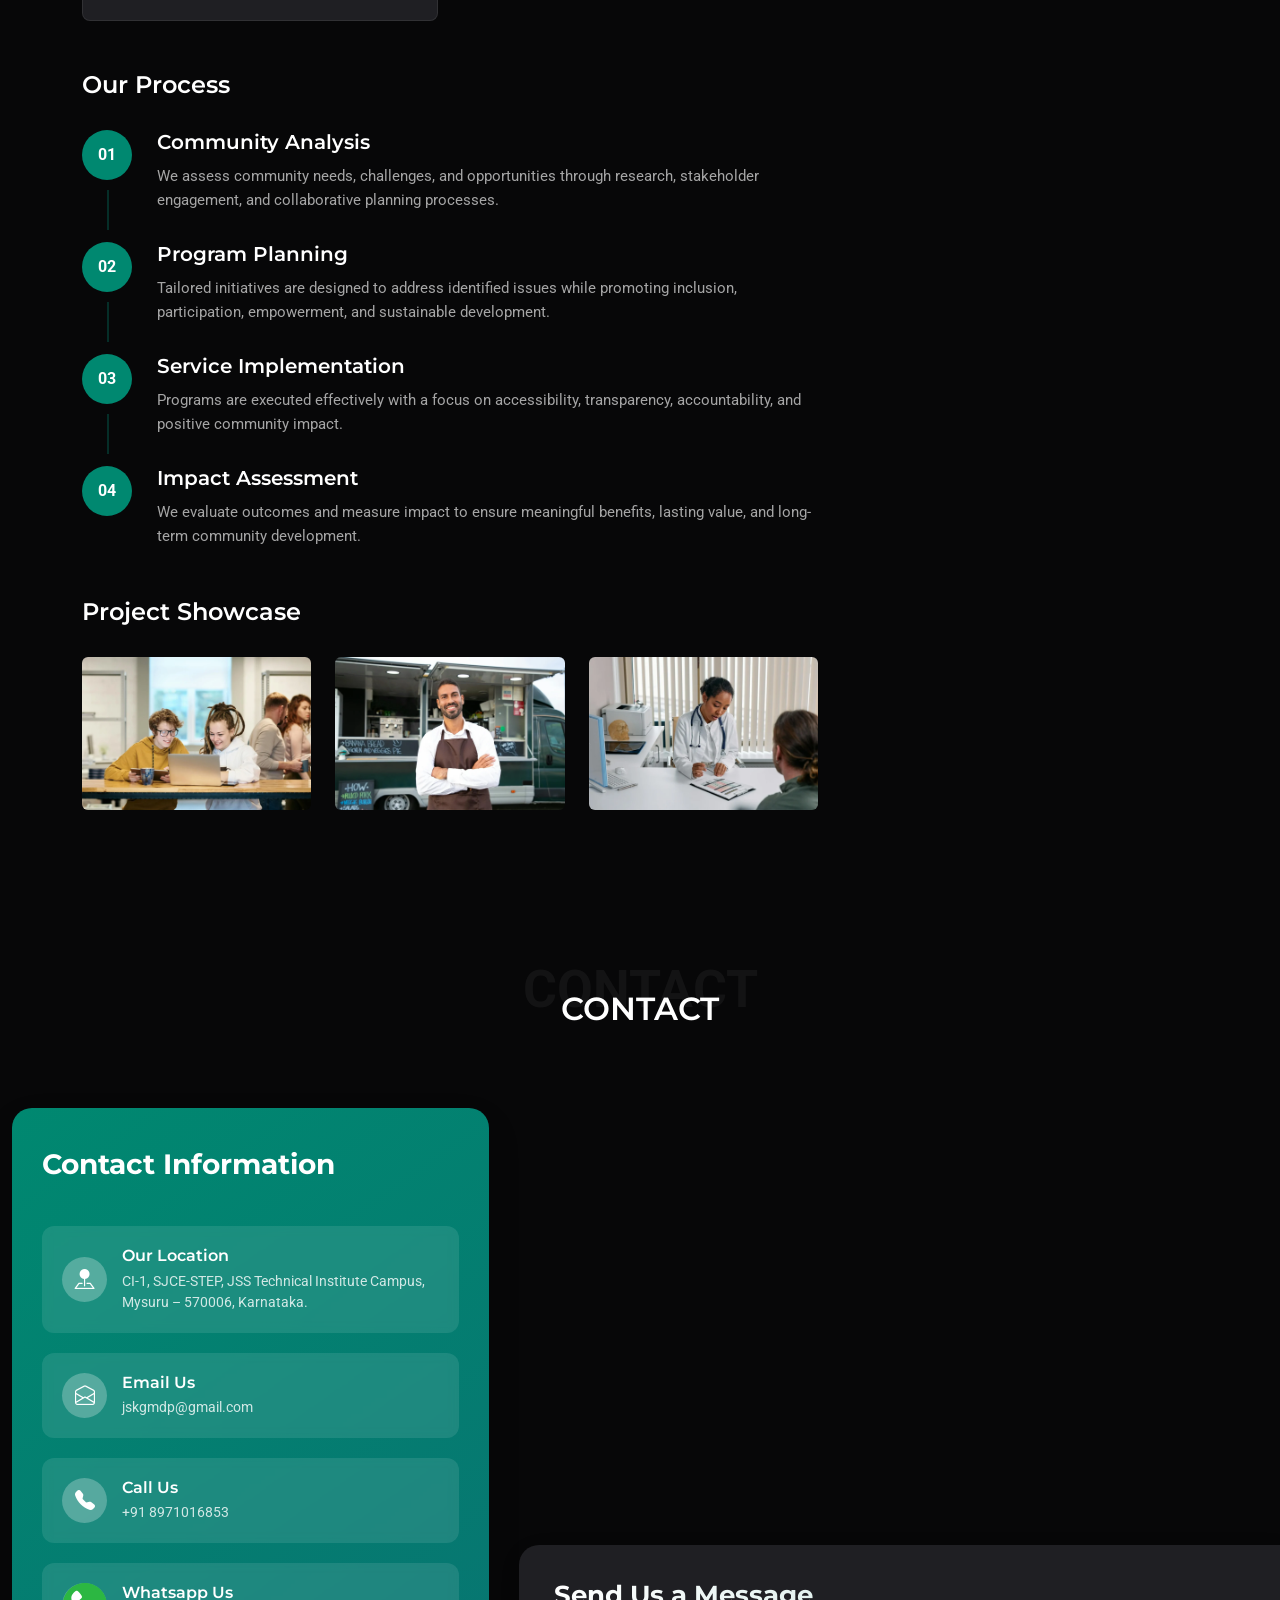
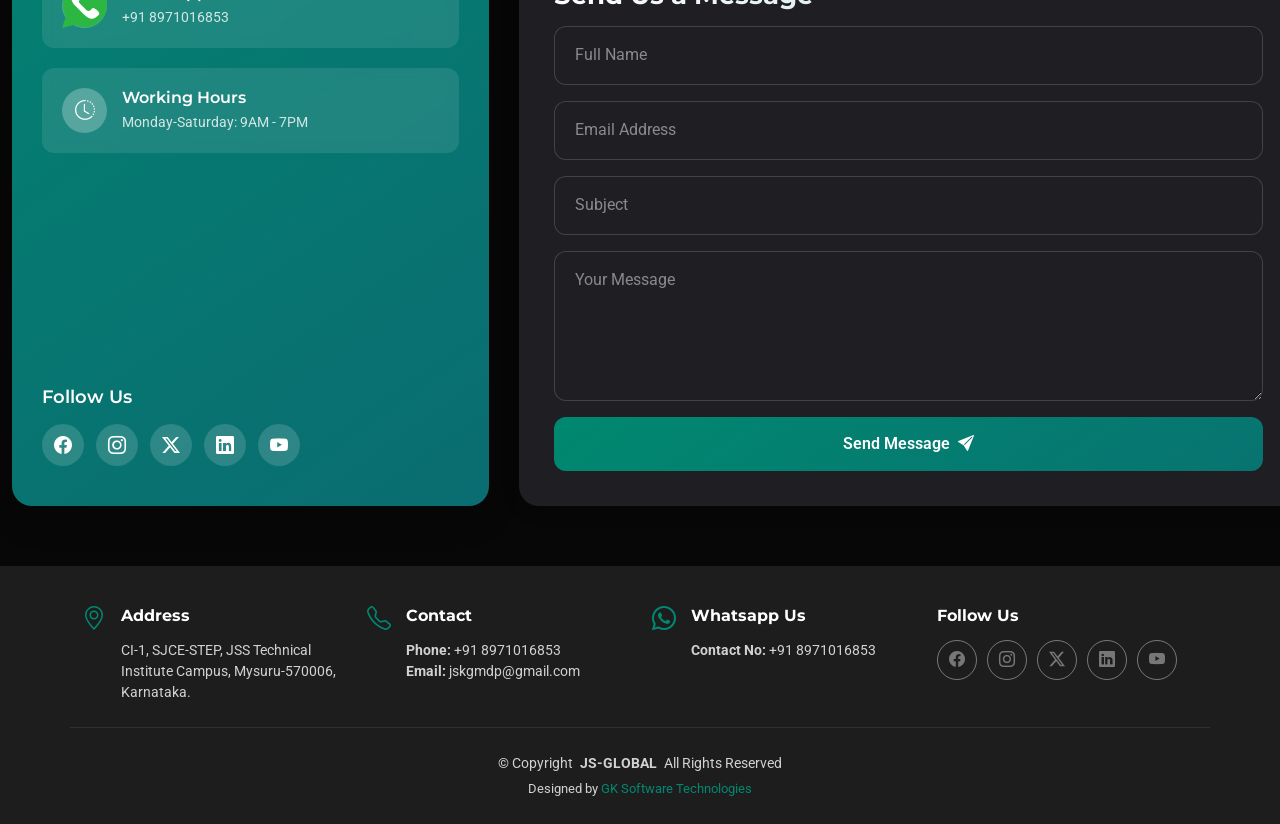
<file: social-community.html>
<!DOCTYPE html>
<html lang="en">

<head>
  <meta charset="utf-8">
  <meta content="width=device-width, initial-scale=1.0" name="viewport">
  <title>JS Global- Innovative Business Solutions for Tomorrow</title>
  <meta name="description" content="">
  <meta name="keywords" content="">

  <!-- Favicons -->
  <link href="assets/img/favicon.png" rel="icon">
  <link href="assets/img/apple-touch-icon.png" rel="apple-touch-icon">

  <!-- Fonts -->
  <link href="https://fonts.googleapis.com" rel="preconnect">
  <link href="https://fonts.gstatic.com" rel="preconnect" crossorigin>
  <link href="https://fonts.googleapis.com/css2?family=Roboto:ital,wght@0,100;0,300;0,400;0,500;0,700;0,900;1,100;1,300;1,400;1,500;1,700;1,900&family=Montserrat:ital,wght@0,100;0,200;0,300;0,400;0,500;0,600;0,700;0,800;0,900;1,100;1,200;1,300;1,400;1,500;1,600;1,700;1,800;1,900&family=Inter:wght@100;200;300;400;500;600;700;800;900&display=swap" rel="stylesheet">

  <!-- Vendor CSS Files -->
  <link href="assets/vendor/bootstrap/css/bootstrap.min.css" rel="stylesheet">
  <link href="assets/vendor/bootstrap-icons/bootstrap-icons.css" rel="stylesheet">
  <link href="assets/vendor/aos/aos.css" rel="stylesheet">
  <link href="assets/vendor/glightbox/css/glightbox.min.css" rel="stylesheet">
  <link href="assets/vendor/swiper/swiper-bundle.min.css" rel="stylesheet">

  <!-- Main CSS File -->
  <link href="assets/css/main.css" rel="stylesheet">

  <!-- =======================================================
  * Template Name: Nexa
  * Template URL: https://bootstrapmade.com/nexa-bootstrap-agency-template/
  * Updated: Aug 19 2025 with Bootstrap v5.3.7
  * Author: BootstrapMade.com
  * License: https://bootstrapmade.com/license/
  ======================================================== -->
</head>

<body class="service-details-page">

  <header id="header" class="header d-flex align-items-center sticky-top">
    <div class="container position-relative d-flex align-items-center justify-content-between">

      <a href="index.html" class="logo d-flex align-items-center me-auto me-xl-0">
        <!-- Uncomment the line below if you also wish to use an image logo -->
          <img src="assets/images/jslogonew.jpeg" alt="">
        <!-- <h1 class="sitename">Nexa</h1> -->
      </a>

      <nav id="navmenu" class="navmenu">
        <ul>
          <li><a href="index.html" class="active">Home</a></li>
          <li><a href="about.html">About</a></li>
          <li><a href="#portfolio">Portfolio</a></li>
          <li><a href="#team">Team</a></li>
             <li class="dropdown"><a href="#"><span>Our Services</span> <i class="bi bi-chevron-down toggle-dropdown"></i></a>
            <ul>
              <li><a href="it-software.html">IT & Software Solutions</a></li>
              <li><a href="digital-web.html">Digital & Web Services</a></li>
              <li><a href="research-consult.html">Research & Consulting</a></li>
              <li><a href="business-support.html">Business Support Services</a></li>
              <li><a href="education-wellness.html">Education, Wellness & Training</a></li>
              <li><a href="social-community.html">Social & Community Services</a></li>
              <li><a href="infrastructure-construction.html">Infrastructure, Interior & Construction</a></li>
              <li><a href="financial-service.html">Financial & Corporate Services</a></li>
               <li><a href="travel-services.html">Travel & Trip Services</a></li>
            </ul>
          </li>
          <li><a href="#contact">Contact</a></li>
        </ul>
        <i class="mobile-nav-toggle d-xl-none bi bi-list"></i>
      </nav>

      <div class="header-social-links">
       <a href="https://www.facebook.com/profile.php?id=61589741126124"><i class="bi bi-facebook"></i></a>
            <a href="https://www.instagram.com/jaya12052026/"><i class="bi bi-instagram"></i></a>
               <a href="#"><i class="bi bi-twitter-x"></i></a>
                <a href="#"><i class="bi bi-linkedin"></i></a>
                <a href="#"><i class="bi bi-youtube"></i></a>
      </div>

    </div>
  </header>

  <main class="main">

    <!-- Page Title -->
    <!-- <div class="page-title light-background">
      <div class="container d-lg-flex justify-content-between align-items-center">
        <h1 class="mb-2 mb-lg-0">Who We Are</h1>
        <nav class="breadcrumbs">
          <ol>
            <li><a href="index.html">Home</a></li>
            <li class="current">Service Details</li>
          </ol>
        </nav>
      </div>
    </div> -->
    <!-- End Page Title -->

    <!-- Service Details Section -->
    <section id="service-details" class="service-details section">

      <div class="container" data-aos="fade-up" data-aos-delay="100">

        <div class="row gy-5">
          <h1 class="mb-2 mb-lg-0">Social & Community Services</h1>

          <div class="col-lg-8" data-aos="fade-up" data-aos-delay="200">
            <div class="service-hero">
              <img src="assets/pageimages/social-community.jpg" alt="" class="img-fluid">
              <!-- <div class="service-badge">
                <span>Premium Service</span>
              </div> -->
            </div>

            <div class="service-content">
              <div class="service-header">
                <h5>1. Social Welfare Support Services</h5>
                  <p class="service-intro" style="text-align: justify;">Social welfare support services provide structured assistance to individuals and families in need through community-based programs. They aim to improve living standards, reduce social hardship, and promote overall well-being.</p>

                <h5>2. Elderly Assistance Programs</h5>
                 <p class="service-intro" style="text-align: justify;">Elderly assistance programs support senior citizens with care, companionship, and essential daily support. They ensure dignity, safety, and a comfortable quality of life through regular help and engagement.</p>

                <h5>3. Disability Assistance Programs</h5>
                  <p class="service-intro" style="text-align: justify;">Disability assistance programs offer inclusive support services for individuals with disabilities. They focus on accessibility, independence, and equal opportunities for participation in society.</p>

                <h5>4. Community Development Initiatives</h5>
                  <p class="service-intro" style="text-align: justify;">Community development initiatives aim to strengthen local communities through welfare activities and awareness programs. They encourage participation, cooperation, and long-term social improvement.</p>

              </div>

              <div class="service-features">
                <h4>What You'll Get</h4>
                <div class="row gy-3">
                  <div class="col-md-6">
                    <div class="feature-item">
                      <div class="feature-icon">
                        <i class="bi bi-graph-up-arrow"></i>
                      </div>
                      <div class="feature-content">
                        <h5>Analytics &amp; Reporting</h5>
                        <p>Comprehensive tracking and performance analysis</p>
                      </div>
                    </div>
                  </div>
                  <div class="col-md-6">
                    <div class="feature-item">
                      <div class="feature-icon">
                        <i class="bi bi-people"></i>
                      </div>
                      <div class="feature-content">
                        <h5>Audience Targeting</h5>
                        <p>Precise demographic and behavioral targeting</p>
                      </div>
                    </div>
                  </div>
                  <div class="col-md-6">
                    <div class="feature-item">
                      <div class="feature-icon">
                        <i class="bi bi-megaphone"></i>
                      </div>
                      <div class="feature-content">
                        <h5>Multi-Channel Campaigns</h5>
                        <p>Integrated social media and search marketing</p>
                      </div>
                    </div>
                  </div>
                  <div class="col-md-6">
                    <div class="feature-item">
                      <div class="feature-icon">
                        <i class="bi bi-gear"></i>
                      </div>
                      <div class="feature-content">
                        <h5>Strategy Optimization</h5>
                        <p>Continuous refinement for maximum ROI</p>
                      </div>
                    </div>
                  </div>
                </div>
              </div>

              <div class="service-process">
                <h4>Our Process</h4>
                <div class="process-steps">
                  <div class="process-step">
                    <div class="step-number">01</div>
                    <div class="step-content">
                      <h5>Community Analysis</h5>
                      <p>We assess community needs, challenges, and opportunities through research, stakeholder engagement, and collaborative planning processes.</p>
                    </div>
                  </div>
                  <div class="process-step">
                    <div class="step-number">02</div>
                    <div class="step-content">
                      <h5>Program Planning</h5>
                      <p>Tailored initiatives are designed to address identified issues while promoting inclusion, participation, empowerment, and sustainable development.</p>
                    </div>
                  </div>
                  <div class="process-step">
                    <div class="step-number">03</div>
                    <div class="step-content">
                      <h5>Service Implementation</h5>
                      <p>Programs are executed effectively with a focus on accessibility, transparency, accountability, and positive community impact.</p>
                    </div>
                  </div>
                  <div class="process-step">
                    <div class="step-number">04</div>
                    <div class="step-content">
                      <h5>Impact Assessment</h5>
                      <p>We evaluate outcomes and measure impact to ensure meaningful benefits, lasting value, and long-term community development.</p>                    </div>
                  </div>
                </div>
              </div>

              <div class="service-gallery" data-aos="fade-up" data-aos-delay="300">
                <h4>Project Showcase</h4>
                <div class="row gy-3">
                  <div class="col-md-4">
                    <img src="assets/img/services/services-2.webp" alt="" class="img-fluid rounded">
                  </div>
                  <div class="col-md-4">
                    <img src="assets/img/services/services-8.webp" alt="" class="img-fluid rounded">
                  </div>
                  <div class="col-md-4">
                    <img src="assets/img/services/services-11.webp" alt="" class="img-fluid rounded">
                  </div>
                  </div>
              </div>
            </div>
          </div>

          <div class="col-lg-4" data-aos="fade-up" data-aos-delay="400">
            <div class="service-sidebar">

              <div class="service-menu">
                <h4>Social & Community Services</h4>
                <div class="menu-list">
                  <a href="#" class="menu-item active">
                    <i class="bi bi-arrow-right"></i>
                    <span>Social Welfare Support Services</span>
                  </a>
                  <a href="#" class="menu-item">
                    <i class="bi bi-arrow-right"></i>
                    <span>Elderly Assistance Programs</span>
                  </a>
                  <a href="#" class="menu-item">
                    <i class="bi bi-arrow-right"></i>
                    <span>Disability Assistance Programs</span>
                  </a>
                  <a href="#" class="menu-item">
                    <i class="bi bi-arrow-right"></i>
                    <span>Community Development Initiatives</span>
                  </a>
                  <!-- <a href="#" class="menu-item">
                    <i class="bi bi-arrow-right"></i>
                    <span>Education, Wellness & Training</span>
                  </a>
                       <a href="#" class="menu-item">
                    <i class="bi bi-arrow-right"></i>
                    <span>Social & Community Services</span>
                  </a>
                       <a href="#" class="menu-item">
                    <i class="bi bi-arrow-right"></i>
                    <span>Infrastructure, Interior & Construction</span>
                  </a>
                       <a href="#" class="menu-item">
                    <i class="bi bi-arrow-right"></i>
                    <span>Financial & Corporate Services</span>
                  </a>
                         <a href="#" class="menu-item">
                    <i class="bi bi-arrow-right"></i>
                    <span>Travel & Trip Services</span>
                  </a> -->
                </div>
              </div>

              <div class="service-info">
                <h4>Service Details</h4>
                <div class="info-list">
                  <div class="info-item">
                    <span class="info-label">Duration:</span>
                    <span class="info-value">3-6 months</span>
                  </div>
                  <div class="info-item">
                    <span class="info-label">Team Size:</span>
                    <span class="info-value">10-20 specialists</span>
                  </div>
                  <div class="info-item">
                    <span class="info-label">Delivery:</span>
                    <span class="info-value">Bi-weekly reports</span>
                  </div>
                  <div class="info-item">
                    <span class="info-label">Support:</span>
                    <span class="info-value">24/7 monitoring</span>
                  </div>
                </div>
              </div>

              <div class="contact-card">
                <div class="contact-content">
                  <h4>Need Help?</h4>
                  <p>Please call us for your requirements. We will help you get your service completed smoothly.
</p>
                  <div class="contact-info">
                    <div class="contact-item">
                      <i class="bi bi-telephone"></i>
                      <span>+91 8971016853</span>
                    </div>
                    <div class="contact-item">
                      <i class="bi bi-envelope"></i>
                      <span>jskgmdp@gmail.com</span>
                    </div>
                  </div>
                  <a href="#" class="btn btn-primary">Get Quote</a>
                </div>
              </div>

            </div>
          </div>

        </div>

      </div>

    </section><!-- /Service Details Section -->


    <!-- Contact Section -->
    <section id="contact" class="contact section">
      <!-- Section Title -->
      <div class="container section-title" data-aos="fade-up">
        <span class="description-title">Contact</span>
        <h2>Contact</h2>
        <!-- <p>Necessitatibus eius consequatur ex aliquid fuga eum quidem sint consectetur velit</p> -->
      </div><!-- End Section Title -->

      <div class="container">
        <div class="contact-wrapper">
          <div class="contact-info-panel">
            <div class="contact-info-header">
              <h3>Contact Information</h3>
              <!-- <p>Dignissimos deleniti accusamus rerum voluptate. Dignissimos rerum sit maiores reiciendis voluptate inventore ut.</p> -->
            </div>

            <div class="contact-info-cards">
              <div class="info-card">
                <div class="icon-container">
                  <i class="bi bi-pin-map-fill"></i>
                </div>
                <div class="card-content">
                  <h4>Our Location</h4>
                  <p>CI-1, SJCE-STEP, JSS Technical Institute Campus, Mysuru – 570006, Karnataka.</p>
                </div>
              </div>

              <a href="mailto:jskgmdp@gmail.com" class="call-card">
              <div class="info-card">
                <div class="icon-container">
                  <i class="bi bi-envelope-open"></i>
                </div>
                <div class="card-content">
                  <h4>Email Us</h4>
                  <p>jskgmdp@gmail.com</p>
                </div>
              </div></a>

              <a href="tel:+918971016853" class="call-card">
              <div class="info-card">
                <div class="icon-container">
                  <i class="bi bi-telephone-fill"></i>
                </div>

                <div class="card-content">
                  <h4>Call Us</h4>

                  <p>+91 8971016853</p>
                </div>
              </div> </a>

              <a href="https://wa.me/918971016853?text=Hi,%20I%20am%20interested%20in%20your%20services.%20Please%20provide%20more%20details."
                            class="call-card"
                            target="_blank">
              <div class="info-card">
                <div class="icon-container">
                  <svg version="1.1" id="Capa_1" xmlns="http://www.w3.org/2000/svg" xmlns:xlink="http://www.w3.org/1999/xlink" x="0px" y="0px"
	                      viewBox="0 0 58 58" style="enable-background:new 0 0 58 58;" xml:space="preserve">
                    <g>
	                    <path style="fill:#2CB742;" d="M0,58l4.988-14.963C2.457,38.78,1,33.812,1,28.5C1,12.76,13.76,0,29.5,0S58,12.76,58,28.5
		                        S45.24,57,29.5,57c-4.789,0-9.299-1.187-13.26-3.273L0,58z"/>
	                    <path style="fill:#FFFFFF;" d="M47.683,37.985c-1.316-2.487-6.169-5.331-6.169-5.331c-1.098-0.626-2.423-0.696-3.049,0.42
                            c0,0-1.577,1.891-1.978,2.163c-1.832,1.241-3.529,1.193-5.242-0.52l-3.981-3.981l-3.981-3.981c-1.713-1.713-1.761-3.41-0.52-5.242
                            c0.272-0.401,2.163-1.978,2.163-1.978c1.116-0.627,1.046-1.951,0.42-3.049c0,0-2.844-4.853-5.331-6.169
                            c-1.058-0.56-2.357-0.364-3.203,0.482l-1.758,1.758c-5.577,5.577-2.831,11.873,2.746,17.45l5.097,5.097l5.097,5.097
                            c5.577,5.577,11.873,8.323,17.45,2.746l1.758-1.758C48.048,40.341,48.243,39.042,47.683,37.985z"/>
                        </g>
                  </svg>
                </div>
                <div class="card-content">
                  <h4>Whatsapp Us</h4>
                  <p>+91 8971016853</p>
                </div>
              </div>  </a>
              


              <div class="info-card">
                <div class="icon-container">
                  <i class="bi bi-clock-history"></i>
                </div>
                <div class="card-content">
                  <h4>Working Hours</h4>
                  <p>Monday-Saturday: 9AM - 7PM</p>
                </div>
              </div>
            </div>

            <div class="social-links-panel">
              <h5>Follow Us</h5>
              <div class="social-icons">
                <a href="https://www.facebook.com/profile.php?id=61589741126124"><i class="bi bi-facebook"></i></a>
                        <a href="https://www.instagram.com/jaya12052026/"><i class="bi bi-instagram"></i></a>
                      <a href="#"><i class="bi bi-twitter-x"></i></a>
                <a href="#"><i class="bi bi-linkedin"></i></a>
                <a href="#"><i class="bi bi-youtube"></i></a>
              </div>
            </div>
          </div>
          <div class="contact-form-panel">
<div class="map-container">
  <iframe
   src="https://www.google.com/maps/embed?pb=!1m18!1m12!1m3!1d3897.9906392015014!2d76.61071902478491!3d12.316416728904521!2m3!1f0!2f0!3f0!3m2!1i1024!2i768!4f13.1!3m3!1m2!1s0x3baf7b67b7b7609b%3A0xb265f428562cf9ef!2sSJCE-STEP!5e0!3m2!1sen!2sin!4v1779540775762!5m2!1sen!2sin" width="600" height="450" style="border:0;" allowfullscreen="" loading="lazy" referrerpolicy="no-referrer-when-downgrade">
  </iframe>  
  <style>
  .map-container iframe {
    border-radius: 15px;
    border: 0;
    }
</style>
</div>
      <div class="form-container">
              <h3>Send Us a Message</h3>
              
              <form action="https://api.web3forms.com/submit" method="POST">
                <input type="hidden" name="access_key" value="e2772ad6-9057-434c-86b8-b969ebd08cb9">
                
                <div class="form-floating mb-3">
                  <input type="text" class="form-control" id="nameInput" name="name" placeholder="Full Name" required="">
                  <label for="nameInput">Full Name</label>
                </div>

                <div class="form-floating mb-3">
                  <input type="email" class="form-control" id="emailInput" name="email" placeholder="Email Address" required="">
                  <label for="emailInput">Email Address</label>
                </div>

                <div class="form-floating mb-3">
                  <input type="text" class="form-control" id="subjectInput" name="subject" placeholder="Subject" required="">
                  <label for="subjectInput">Subject</label>
                </div>

                <div class="form-floating mb-3">
                  <textarea class="form-control" id="messageInput" name="message" rows="5" placeholder="Your Message" style="height: 150px" required=""></textarea>
                  <label for="messageInput">Your Message</label>
                </div>

                <div class="d-grid">
                  <button type="submit" class="btn-submit">
                    Send Message <i class="bi bi-send-fill ms-2"></i>
                  </button>
                </div>

              </form>
            </div>
          </div>
        </div>
      </div>
    </section><!-- /Contact Section -->
  </main>

  <footer id="footer" class="footer light-background">

    <div class="container">
      <div class="row gy-3">
        <div class="col-lg-3 col-md-6 d-flex">
          <i class="bi bi-geo-alt icon"></i>
          <div class="address">
            <h4>Address</h4>
            <p>CI-1, SJCE-STEP, JSS Technical Institute Campus, Mysuru-570006, Karnataka.</p>
            <p></p>
            <p></p>
          </div>

        </div>

        <div class="col-lg-3 col-md-6 d-flex">
          <i class="bi bi-telephone icon"></i>
          <div>
            <h4>Contact</h4>
            <p>
              <strong>Phone:</strong> <span>+91 8971016853</span><br>
              <strong>Email:</strong> <span>jskgmdp@gmail.com</span><br>
            </p>
          </div>
        </div>

        <div class="col-lg-3 col-md-6 d-flex">
           <i class="bi bi-whatsapp icon"></i>
          <div>
            <h4>Whatsapp Us</h4>
            <p>
              <strong>Contact No:</strong> <span>+91 8971016853</span><br>
              
            </p>
          </div>
        </div>

        <div class="col-lg-3 col-md-6">
          <h4>Follow Us</h4>
          <div class="social-links d-flex">
                  <a href="https://www.facebook.com/profile.php?id=61589741126124"><i class="bi bi-facebook"></i></a>
                        <a href="https://www.instagram.com/jaya12052026/"><i class="bi bi-instagram"></i></a>
                      <a href="#"><i class="bi bi-twitter-x"></i></a>
                <a href="#"><i class="bi bi-linkedin"></i></a>
                <a href="#"><i class="bi bi-youtube"></i></a>
          </div>
        </div>

      </div>
    </div>

    <div class="container copyright text-center mt-4">
      <p>© <span>Copyright</span> <strong class="px-1 sitename">JS-GLOBAL</strong> <span>All Rights Reserved</span></p>
      <div class="credits">
        <!-- All the links in the footer should remain intact. -->
        <!-- You can delete the links only if you've purchased the pro version. -->
        <!-- Licensing information: https://bootstrapmade.com/license/ -->
        <!-- Purchase the pro version with working PHP/AJAX contact form: [buy-url] -->
        Designed by <a href="https://www.gksoftwaretechnologies.com/">GK Software Technologies</a>
      </div>
    </div>

  </footer>

  <!-- Scroll Top -->
  <a href="#" id="scroll-top" class="scroll-top d-flex align-items-center justify-content-center"></a>
<!-- <i class="bi bi-arrow-up-short"></i> -->

  <!-- Preloader -->
  <div id="preloader"></div>

  <!-- Vendor JS Files -->
  <script src="assets/vendor/bootstrap/js/bootstrap.bundle.min.js"></script>
  <script src="assets/vendor/php-email-form/validate.js"></script>
  <script src="assets/vendor/aos/aos.js"></script>
  <script src="assets/vendor/glightbox/js/glightbox.min.js"></script>
  <script src="assets/vendor/purecounter/purecounter_vanilla.js"></script>
  <script src="assets/vendor/swiper/swiper-bundle.min.js"></script>
  <script src="assets/vendor/imagesloaded/imagesloaded.pkgd.min.js"></script>
  <script src="assets/vendor/isotope-layout/isotope.pkgd.min.js"></script>

  <!-- Main JS File -->
  <script src="assets/js/main.js"></script>

</body>

</html>
</file>
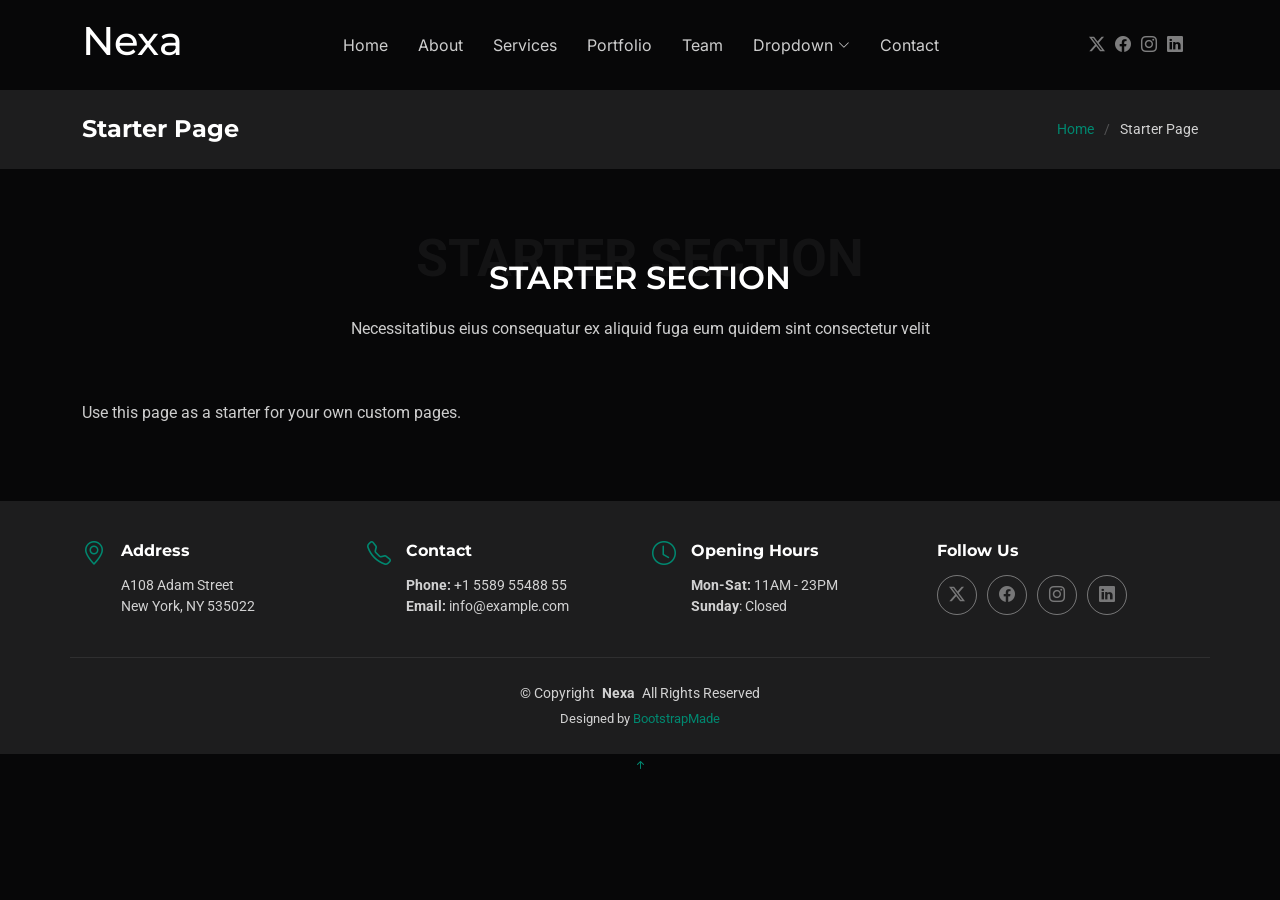
<file: starter-page.html>
<!DOCTYPE html>
<html lang="en">

<head>
  <meta charset="utf-8">
  <meta content="width=device-width, initial-scale=1.0" name="viewport">
  <title>Starter Page - Nexa Bootstrap Template</title>
  <meta name="description" content="">
  <meta name="keywords" content="">

  <!-- Favicons -->
  <link href="assets/img/favicon.png" rel="icon">
  <link href="assets/img/apple-touch-icon.png" rel="apple-touch-icon">

  <!-- Fonts -->
  <link href="https://fonts.googleapis.com" rel="preconnect">
  <link href="https://fonts.gstatic.com" rel="preconnect" crossorigin>
  <link href="https://fonts.googleapis.com/css2?family=Roboto:ital,wght@0,100;0,300;0,400;0,500;0,700;0,900;1,100;1,300;1,400;1,500;1,700;1,900&family=Montserrat:ital,wght@0,100;0,200;0,300;0,400;0,500;0,600;0,700;0,800;0,900;1,100;1,200;1,300;1,400;1,500;1,600;1,700;1,800;1,900&family=Inter:wght@100;200;300;400;500;600;700;800;900&display=swap" rel="stylesheet">

  <!-- Vendor CSS Files -->
  <link href="assets/vendor/bootstrap/css/bootstrap.min.css" rel="stylesheet">
  <link href="assets/vendor/bootstrap-icons/bootstrap-icons.css" rel="stylesheet">
  <link href="assets/vendor/aos/aos.css" rel="stylesheet">
  <link href="assets/vendor/glightbox/css/glightbox.min.css" rel="stylesheet">
  <link href="assets/vendor/swiper/swiper-bundle.min.css" rel="stylesheet">

  <!-- Main CSS File -->
  <link href="assets/css/main.css" rel="stylesheet">

  <!-- =======================================================
  * Template Name: Nexa
  * Template URL: https://bootstrapmade.com/nexa-bootstrap-agency-template/
  * Updated: Aug 19 2025 with Bootstrap v5.3.7
  * Author: BootstrapMade.com
  * License: https://bootstrapmade.com/license/
  ======================================================== -->
</head>

<body class="starter-page-page">

  <header id="header" class="header d-flex align-items-center sticky-top">
    <div class="container position-relative d-flex align-items-center justify-content-between">

      <a href="index.html" class="logo d-flex align-items-center me-auto me-xl-0">
        <!-- Uncomment the line below if you also wish to use an image logo -->
        <!-- <img src="assets/img/logo.webp" alt=""> -->
        <h1 class="sitename">Nexa</h1>
      </a>

      <nav id="navmenu" class="navmenu">
        <ul>
          <li><a href="#hero">Home</a></li>
          <li><a href="#about">About</a></li>
          <li><a href="#services">Services</a></li>
          <li><a href="#portfolio">Portfolio</a></li>
          <li><a href="#team">Team</a></li>
          <li class="dropdown"><a href="#"><span>Dropdown</span> <i class="bi bi-chevron-down toggle-dropdown"></i></a>
            <ul>
              <li><a href="#">Dropdown 1</a></li>
              <li class="dropdown"><a href="#"><span>Deep Dropdown</span> <i class="bi bi-chevron-down toggle-dropdown"></i></a>
                <ul>
                  <li><a href="#">Deep Dropdown 1</a></li>
                  <li><a href="#">Deep Dropdown 2</a></li>
                  <li><a href="#">Deep Dropdown 3</a></li>
                  <li><a href="#">Deep Dropdown 4</a></li>
                  <li><a href="#">Deep Dropdown 5</a></li>
                </ul>
              </li>
              <li><a href="#">Dropdown 2</a></li>
              <li><a href="#">Dropdown 3</a></li>
              <li><a href="#">Dropdown 4</a></li>
            </ul>
          </li>
          <li><a href="#contact">Contact</a></li>
        </ul>
        <i class="mobile-nav-toggle d-xl-none bi bi-list"></i>
      </nav>

      <div class="header-social-links">
        <a href="#" class="twitter"><i class="bi bi-twitter-x"></i></a>
        <a href="#" class="facebook"><i class="bi bi-facebook"></i></a>
        <a href="#" class="instagram"><i class="bi bi-instagram"></i></a>
        <a href="#" class="linkedin"><i class="bi bi-linkedin"></i></a>
      </div>

    </div>
  </header>

  <main class="main">

    <!-- Page Title -->
    <div class="page-title light-background">
      <div class="container d-lg-flex justify-content-between align-items-center">
        <h1 class="mb-2 mb-lg-0">Starter Page</h1>
        <nav class="breadcrumbs">
          <ol>
            <li><a href="index.html">Home</a></li>
            <li class="current">Starter Page</li>
          </ol>
        </nav>
      </div>
    </div><!-- End Page Title -->

    <!-- Starter Section Section -->
    <section id="starter-section" class="starter-section section">

      <!-- Section Title -->
      <div class="container section-title" data-aos="fade-up">
        <span class="description-title">Starter Section</span>
        <h2>Starter Section</h2>
        <p>Necessitatibus eius consequatur ex aliquid fuga eum quidem sint consectetur velit</p>
      </div><!-- End Section Title -->

      <div class="container" data-aos="fade-up">
        <p>Use this page as a starter for your own custom pages.</p>
      </div>

    </section><!-- /Starter Section Section -->

  </main>

  <footer id="footer" class="footer light-background">

    <div class="container">
      <div class="row gy-3">
        <div class="col-lg-3 col-md-6 d-flex">
          <i class="bi bi-geo-alt icon"></i>
          <div class="address">
            <h4>Address</h4>
            <p>A108 Adam Street</p>
            <p>New York, NY 535022</p>
            <p></p>
          </div>

        </div>

        <div class="col-lg-3 col-md-6 d-flex">
          <i class="bi bi-telephone icon"></i>
          <div>
            <h4>Contact</h4>
            <p>
              <strong>Phone:</strong> <span>+1 5589 55488 55</span><br>
              <strong>Email:</strong> <span>info@example.com</span><br>
            </p>
          </div>
        </div>

        <div class="col-lg-3 col-md-6 d-flex">
          <i class="bi bi-clock icon"></i>
          <div>
            <h4>Opening Hours</h4>
            <p>
              <strong>Mon-Sat:</strong> <span>11AM - 23PM</span><br>
              <strong>Sunday</strong>: <span>Closed</span>
            </p>
          </div>
        </div>

        <div class="col-lg-3 col-md-6">
          <h4>Follow Us</h4>
          <div class="social-links d-flex">
            <a href="#" class="twitter"><i class="bi bi-twitter-x"></i></a>
            <a href="#" class="facebook"><i class="bi bi-facebook"></i></a>
            <a href="#" class="instagram"><i class="bi bi-instagram"></i></a>
            <a href="#" class="linkedin"><i class="bi bi-linkedin"></i></a>
          </div>
        </div>

      </div>
    </div>

    <div class="container copyright text-center mt-4">
      <p>© <span>Copyright</span> <strong class="px-1 sitename">Nexa</strong> <span>All Rights Reserved</span></p>
      <div class="credits">
        <!-- All the links in the footer should remain intact. -->
        <!-- You can delete the links only if you've purchased the pro version. -->
        <!-- Licensing information: https://bootstrapmade.com/license/ -->
        <!-- Purchase the pro version with working PHP/AJAX contact form: [buy-url] -->
        Designed by <a href="https://bootstrapmade.com/">BootstrapMade</a>
      </div>
    </div>

  </footer>

  <!-- Scroll Top -->
  <a href="#" id="scroll-top" class="scroll-top d-flex align-items-center justify-content-center"><i class="bi bi-arrow-up-short"></i></a>

  <!-- Preloader -->
  <div id="preloader"></div>

  <!-- Vendor JS Files -->
  <script src="assets/vendor/bootstrap/js/bootstrap.bundle.min.js"></script>
  <script src="assets/vendor/php-email-form/validate.js"></script>
  <script src="assets/vendor/aos/aos.js"></script>
  <script src="assets/vendor/glightbox/js/glightbox.min.js"></script>
  <script src="assets/vendor/purecounter/purecounter_vanilla.js"></script>
  <script src="assets/vendor/swiper/swiper-bundle.min.js"></script>
  <script src="assets/vendor/imagesloaded/imagesloaded.pkgd.min.js"></script>
  <script src="assets/vendor/isotope-layout/isotope.pkgd.min.js"></script>

  <!-- Main JS File -->
  <script src="assets/js/main.js"></script>

</body>

</html>
</file>
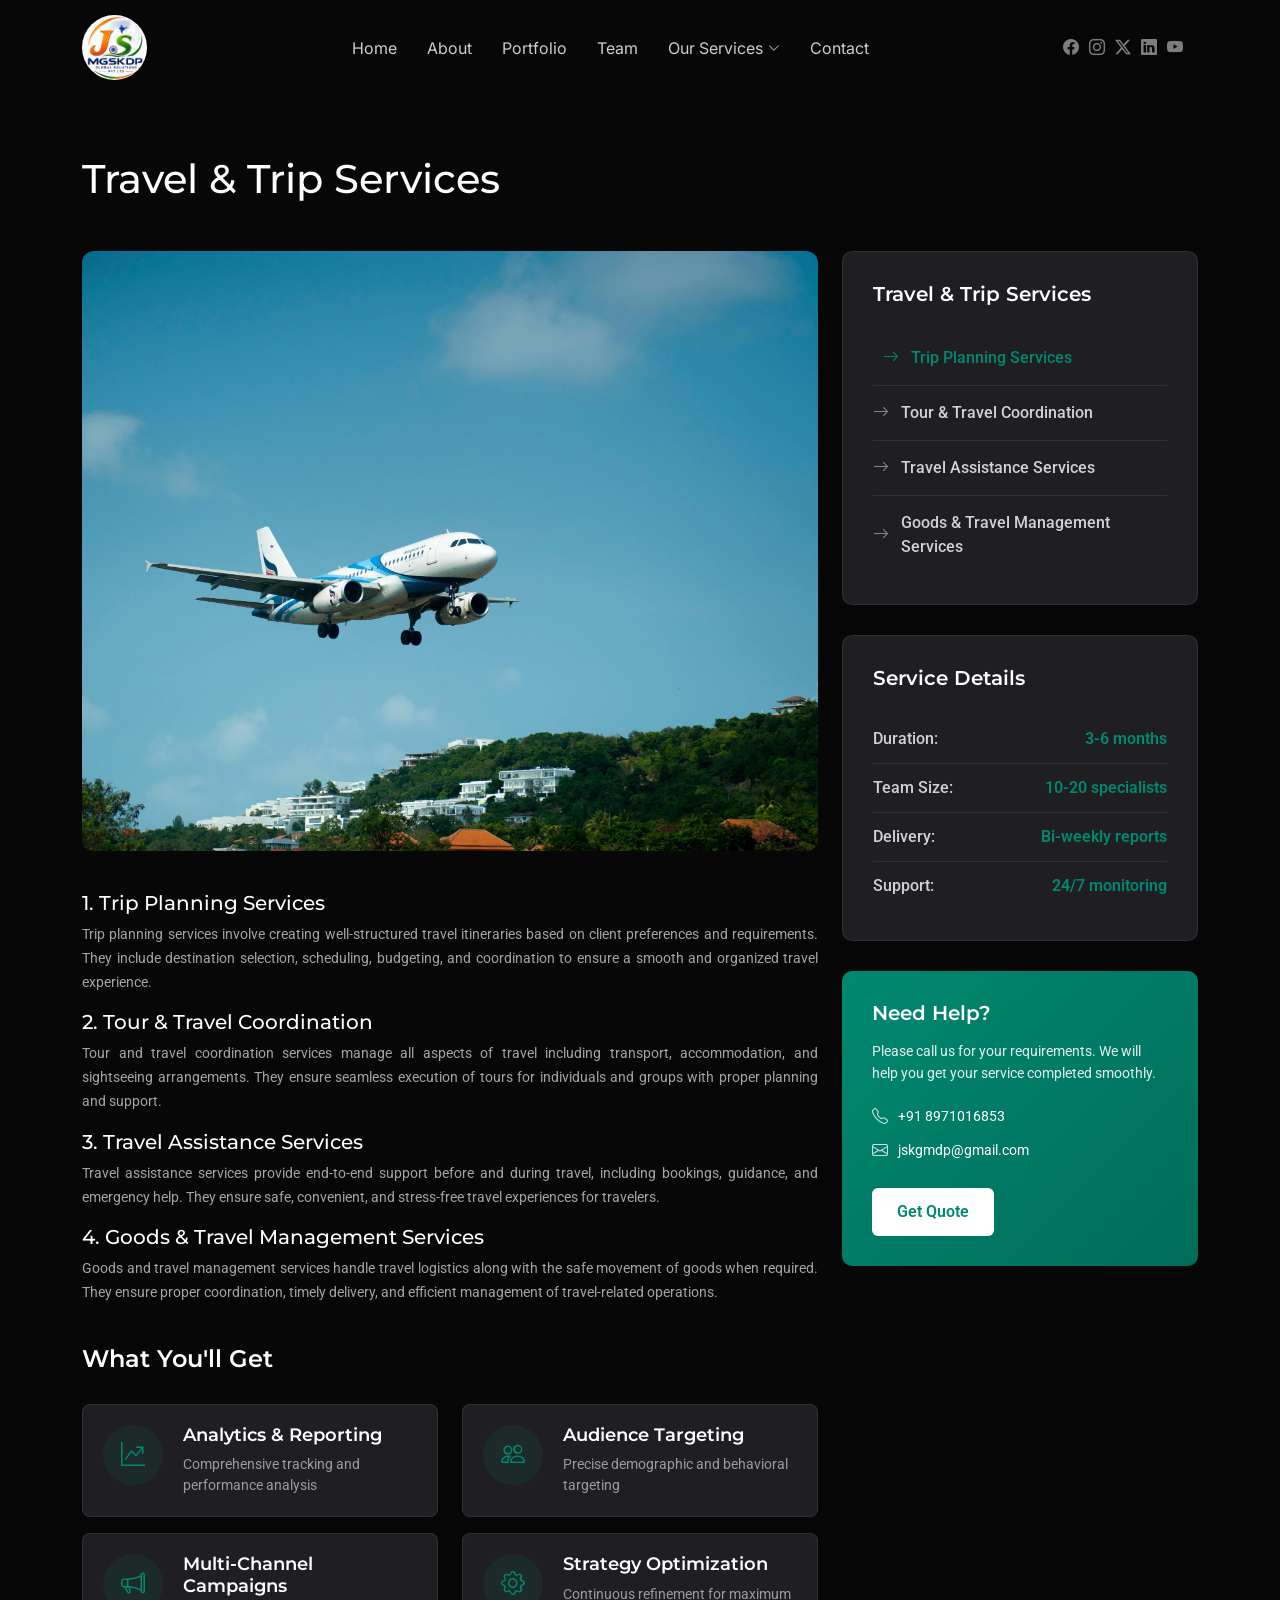
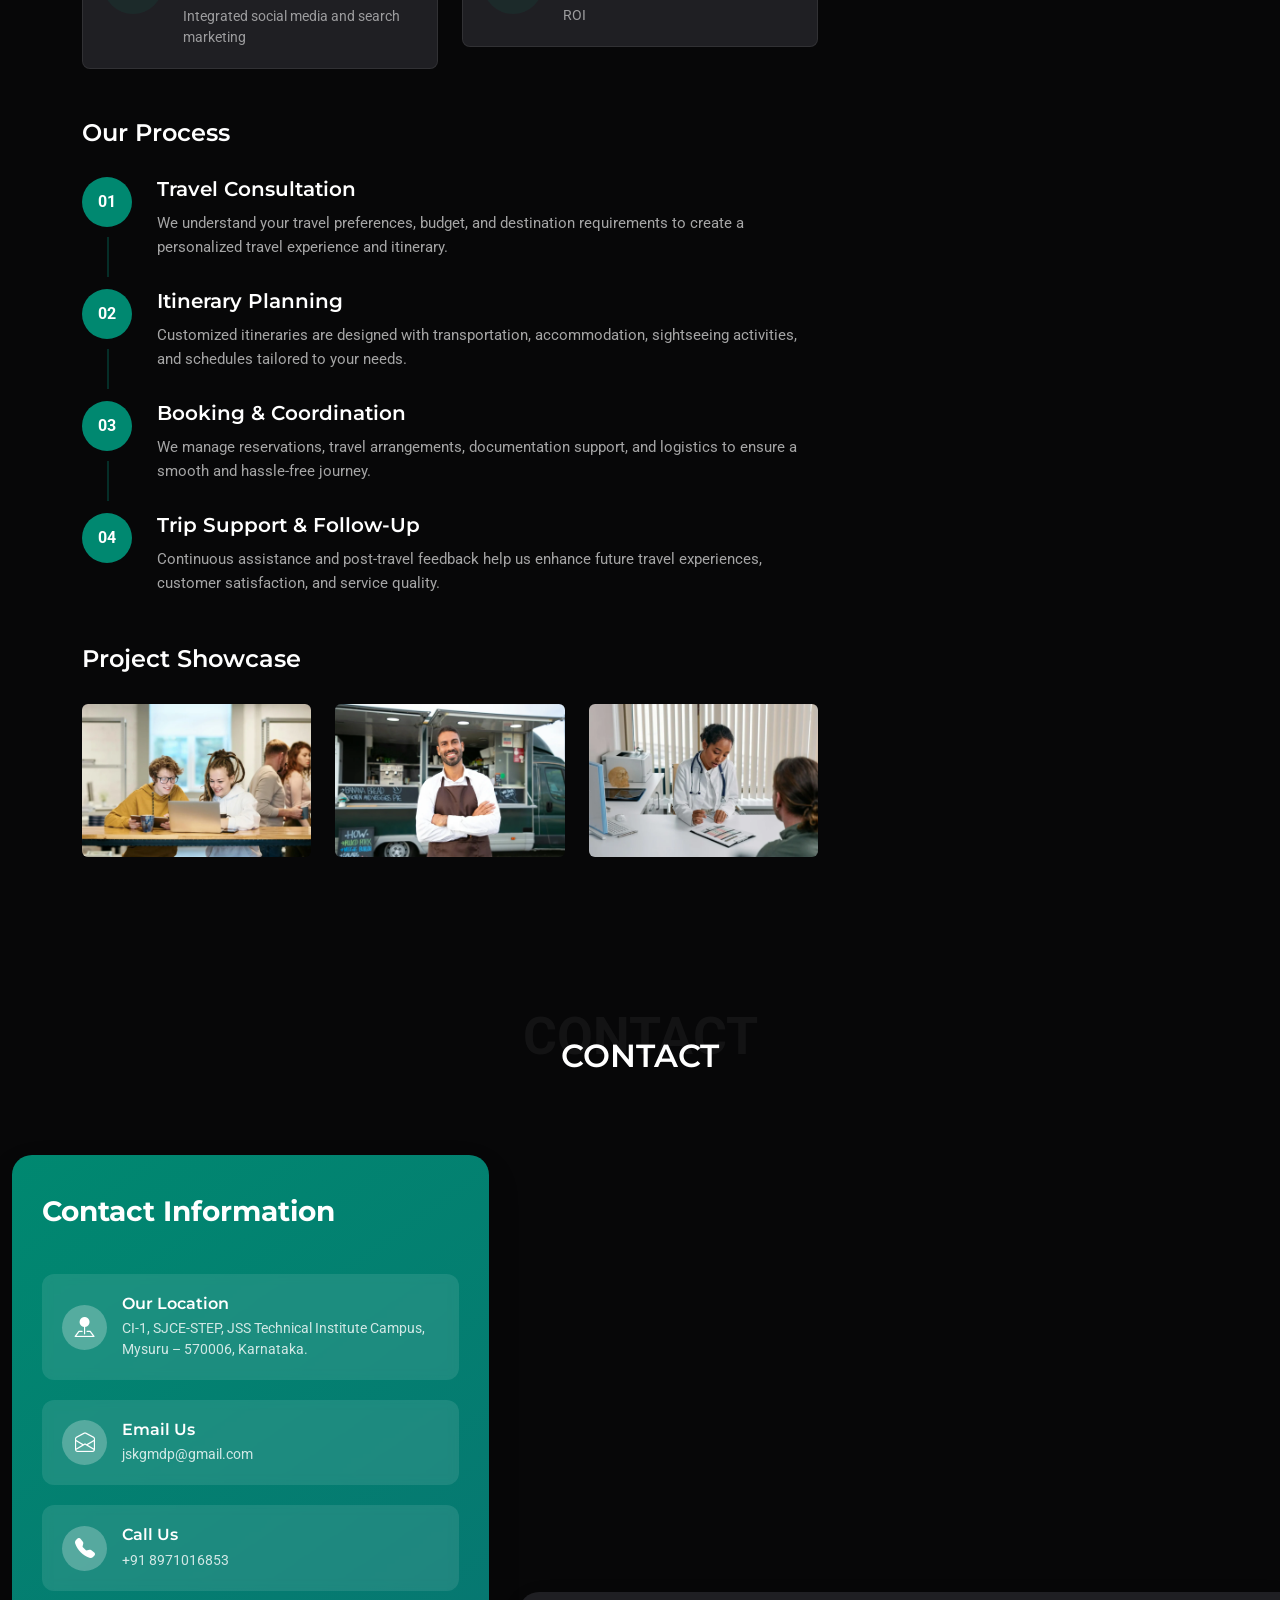
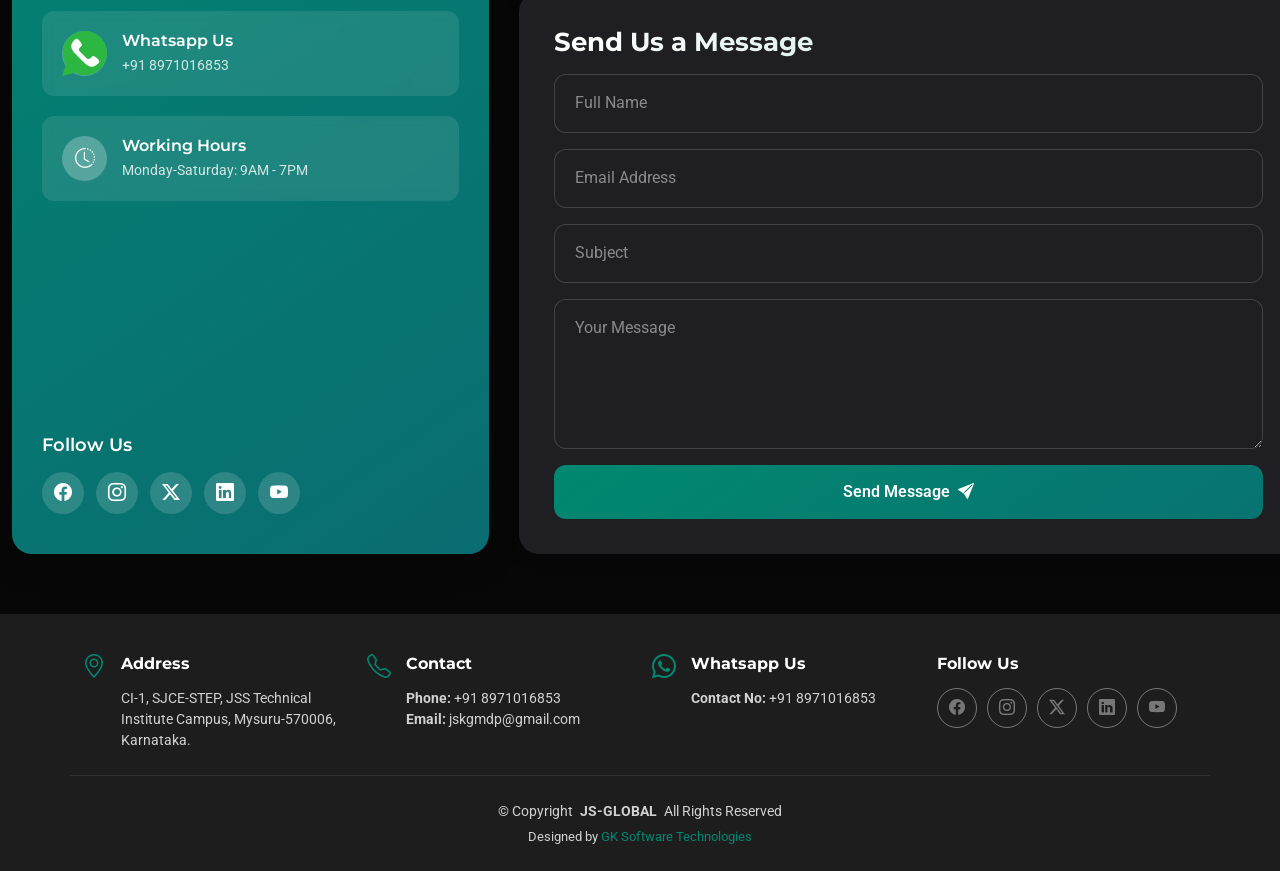
<file: travel-services.html>
<!DOCTYPE html>
<html lang="en">

<head>
  <meta charset="utf-8">
  <meta content="width=device-width, initial-scale=1.0" name="viewport">
  <title>JS Global- Innovative Business Solutions for Tomorrow</title>
  <meta name="description" content="">
  <meta name="keywords" content="">

  <!-- Favicons -->
  <link href="assets/img/favicon.png" rel="icon">
  <link href="assets/img/apple-touch-icon.png" rel="apple-touch-icon">

  <!-- Fonts -->
  <link href="https://fonts.googleapis.com" rel="preconnect">
  <link href="https://fonts.gstatic.com" rel="preconnect" crossorigin>
  <link href="https://fonts.googleapis.com/css2?family=Roboto:ital,wght@0,100;0,300;0,400;0,500;0,700;0,900;1,100;1,300;1,400;1,500;1,700;1,900&family=Montserrat:ital,wght@0,100;0,200;0,300;0,400;0,500;0,600;0,700;0,800;0,900;1,100;1,200;1,300;1,400;1,500;1,600;1,700;1,800;1,900&family=Inter:wght@100;200;300;400;500;600;700;800;900&display=swap" rel="stylesheet">

  <!-- Vendor CSS Files -->
  <link href="assets/vendor/bootstrap/css/bootstrap.min.css" rel="stylesheet">
  <link href="assets/vendor/bootstrap-icons/bootstrap-icons.css" rel="stylesheet">
  <link href="assets/vendor/aos/aos.css" rel="stylesheet">
  <link href="assets/vendor/glightbox/css/glightbox.min.css" rel="stylesheet">
  <link href="assets/vendor/swiper/swiper-bundle.min.css" rel="stylesheet">

  <!-- Main CSS File -->
  <link href="assets/css/main.css" rel="stylesheet">

  <!-- =======================================================
  * Template Name: Nexa
  * Template URL: https://bootstrapmade.com/nexa-bootstrap-agency-template/
  * Updated: Aug 19 2025 with Bootstrap v5.3.7
  * Author: BootstrapMade.com
  * License: https://bootstrapmade.com/license/
  ======================================================== -->
</head>

<body class="service-details-page">

  <header id="header" class="header d-flex align-items-center sticky-top">
    <div class="container position-relative d-flex align-items-center justify-content-between">

      <a href="index.html" class="logo d-flex align-items-center me-auto me-xl-0">
        <!-- Uncomment the line below if you also wish to use an image logo -->
          <img src="assets/images/jslogonew.jpeg" alt="">
        <!-- <h1 class="sitename">Nexa</h1> -->
      </a>

      <nav id="navmenu" class="navmenu">
        <ul>
          <li><a href="index.html" class="active">Home</a></li>
          <li><a href="about.html">About</a></li>
          <li><a href="#portfolio">Portfolio</a></li>
          <li><a href="#team">Team</a></li>
             <li class="dropdown"><a href="#"><span>Our Services</span> <i class="bi bi-chevron-down toggle-dropdown"></i></a>
            <ul>
              <li><a href="it-software.html">IT & Software Solutions</a></li>
              <li><a href="digital-web.html">Digital & Web Services</a></li>
              <li><a href="research-consult.html">Research & Consulting</a></li>
              <li><a href="business-support.html">Business Support Services</a></li>
              <li><a href="education-wellness.html">Education, Wellness & Training</a></li>
              <li><a href="social-community.html">Social & Community Services</a></li>
              <li><a href="infrastructure-construction.html">Infrastructure, Interior & Construction</a></li>
              <li><a href="financial-service.html">Financial & Corporate Services</a></li>
               <li><a href="travel-services.html">Travel & Trip Services</a></li>
            </ul>
          </li>
          <li><a href="#contact">Contact</a></li>
        </ul>
        <i class="mobile-nav-toggle d-xl-none bi bi-list"></i>
      </nav>

      <div class="header-social-links">
       <a href="https://www.facebook.com/profile.php?id=61589741126124"><i class="bi bi-facebook"></i></a>
            <a href="https://www.instagram.com/jaya12052026/"><i class="bi bi-instagram"></i></a>
               <a href="#"><i class="bi bi-twitter-x"></i></a>
                <a href="#"><i class="bi bi-linkedin"></i></a>
                <a href="#"><i class="bi bi-youtube"></i></a>
      </div>

    </div>
  </header>

  <main class="main">

    <!-- Page Title -->
    <!-- <div class="page-title light-background">
      <div class="container d-lg-flex justify-content-between align-items-center">
        <h1 class="mb-2 mb-lg-0">Who We Are</h1>
        <nav class="breadcrumbs">
          <ol>
            <li><a href="index.html">Home</a></li>
            <li class="current">Service Details</li>
          </ol>
        </nav>
      </div>
    </div> -->
    <!-- End Page Title -->

    <!-- Service Details Section -->
    <section id="service-details" class="service-details section">

      <div class="container" data-aos="fade-up" data-aos-delay="100">

        <div class="row gy-5">
          <h1 class="mb-2 mb-lg-0">Travel & Trip Services</h1>

          <div class="col-lg-8" data-aos="fade-up" data-aos-delay="200">
            <div class="service-hero">
              <img src="assets/pageimages/tours.jpg" alt="" class="img-fluid">
              <!-- <div class="service-badge">
                <span>Premium Service</span>
              </div> -->
            </div>

            <div class="service-content">
              <div class="service-header">
                <h5>1. Trip Planning Services</h5>
                 <p class="service-intro" style="text-align: justify;">Trip planning services involve creating well-structured travel itineraries based on client preferences and requirements. They include destination selection, scheduling, budgeting, and coordination to ensure a smooth and organized travel experience.</p>

                <h5>2. Tour & Travel Coordination</h5>
                 <p class="service-intro" style="text-align: justify;">Tour and travel coordination services manage all aspects of travel including transport, accommodation, and sightseeing arrangements. They ensure seamless execution of tours for individuals and groups with proper planning and support.</p>

                <h5>3. Travel Assistance Services</h5>
                 <p class="service-intro" style="text-align: justify;">Travel assistance services provide end-to-end support before and during travel, including bookings, guidance, and emergency help. They ensure safe, convenient, and stress-free travel experiences for travelers.</p>

                <h5>4. Goods & Travel Management Services</h5>
                 <p class="service-intro" style="text-align: justify;">Goods and travel management services handle travel logistics along with the safe movement of goods when required. They ensure proper coordination, timely delivery, and efficient management of travel-related operations.</p>
              </div>

              <div class="service-features">
                <h4>What You'll Get</h4>
                <div class="row gy-3">
                  <div class="col-md-6">
                    <div class="feature-item">
                      <div class="feature-icon">
                        <i class="bi bi-graph-up-arrow"></i>
                      </div>
                      <div class="feature-content">
                        <h5>Analytics &amp; Reporting</h5>
                        <p>Comprehensive tracking and performance analysis</p>
                      </div>
                    </div>
                  </div>
                  <div class="col-md-6">
                    <div class="feature-item">
                      <div class="feature-icon">
                        <i class="bi bi-people"></i>
                      </div>
                      <div class="feature-content">
                        <h5>Audience Targeting</h5>
                        <p>Precise demographic and behavioral targeting</p>
                      </div>
                    </div>
                  </div>
                  <div class="col-md-6">
                    <div class="feature-item">
                      <div class="feature-icon">
                        <i class="bi bi-megaphone"></i>
                      </div>
                      <div class="feature-content">
                        <h5>Multi-Channel Campaigns</h5>
                        <p>Integrated social media and search marketing</p>
                      </div>
                    </div>
                  </div>
                  <div class="col-md-6">
                    <div class="feature-item">
                      <div class="feature-icon">
                        <i class="bi bi-gear"></i>
                      </div>
                      <div class="feature-content">
                        <h5>Strategy Optimization</h5>
                        <p>Continuous refinement for maximum ROI</p>
                      </div>
                    </div>
                  </div>
                </div>
              </div>

              <div class="service-process">
                <h4>Our Process</h4>
                <div class="process-steps">
                  <div class="process-step">
                    <div class="step-number">01</div>
                    <div class="step-content">
                      <h5>Travel Consultation</h5>
                      <p>We understand your travel preferences, budget, and destination requirements to create a personalized travel experience and itinerary.</p>
                    </div>
                  </div>
                  <div class="process-step">
                    <div class="step-number">02</div>
                    <div class="step-content">
                      <h5>Itinerary Planning</h5>
                      <p>Customized itineraries are designed with transportation, accommodation, sightseeing activities, and schedules tailored to your needs.</p>
                    </div>
                  </div>
                  <div class="process-step">
                    <div class="step-number">03</div>
                    <div class="step-content">
                      <h5>Booking & Coordination</h5>
                      <p>We manage reservations, travel arrangements, documentation support, and logistics to ensure a smooth and hassle-free journey.</p>
                    </div>
                  </div>
                  <div class="process-step">
                    <div class="step-number">04</div>
                    <div class="step-content">
                      <h5>Trip Support & Follow-Up</h5>
                      <p>Continuous assistance and post-travel feedback help us enhance future travel experiences, customer satisfaction, and service quality.</p>                    </div>
                  </div>
                </div>
              </div>

              <div class="service-gallery" data-aos="fade-up" data-aos-delay="300">
                <h4>Project Showcase</h4>
                <div class="row gy-3">
                  <div class="col-md-4">
                    <img src="assets/img/services/services-2.webp" alt="" class="img-fluid rounded">
                  </div>
                  <div class="col-md-4">
                    <img src="assets/img/services/services-8.webp" alt="" class="img-fluid rounded">
                  </div>
                  <div class="col-md-4">
                    <img src="assets/img/services/services-11.webp" alt="" class="img-fluid rounded">
                  </div>
                  </div>
              </div>
            </div>
          </div>

          <div class="col-lg-4" data-aos="fade-up" data-aos-delay="400">
            <div class="service-sidebar">

              <div class="service-menu">
                <h4>Travel & Trip Services</h4>
                <div class="menu-list">
                  <a href="#" class="menu-item active">
                    <i class="bi bi-arrow-right"></i>
                    <span>Trip Planning Services</span>
                  </a>
                  <a href="#" class="menu-item">
                    <i class="bi bi-arrow-right"></i>
                    <span>Tour & Travel Coordination</span>
                  </a>
                  <a href="#" class="menu-item">
                    <i class="bi bi-arrow-right"></i>
                    <span>Travel Assistance Services</span>
                  </a>
                  <a href="#" class="menu-item">
                    <i class="bi bi-arrow-right"></i>
                    <span>Goods & Travel Management Services</span>
                  </a>
                  <!-- <a href="#" class="menu-item">
                    <i class="bi bi-arrow-right"></i>
                    <span>Education, Wellness & Training</span>
                  </a>
                       <a href="#" class="menu-item">
                    <i class="bi bi-arrow-right"></i>
                    <span>Social & Community Services</span>
                  </a>
                       <a href="#" class="menu-item">
                    <i class="bi bi-arrow-right"></i>
                    <span>Infrastructure, Interior & Construction</span>
                  </a>
                       <a href="#" class="menu-item">
                    <i class="bi bi-arrow-right"></i>
                    <span>Financial & Corporate Services</span>
                  </a>
                         <a href="#" class="menu-item">
                    <i class="bi bi-arrow-right"></i>
                    <span>Travel & Trip Services</span>
                  </a> -->
                </div>
              </div>

              <div class="service-info">
                <h4>Service Details</h4>
                <div class="info-list">
                  <div class="info-item">
                    <span class="info-label">Duration:</span>
                    <span class="info-value">3-6 months</span>
                  </div>
                  <div class="info-item">
                    <span class="info-label">Team Size:</span>
                    <span class="info-value">10-20 specialists</span>
                  </div>
                  <div class="info-item">
                    <span class="info-label">Delivery:</span>
                    <span class="info-value">Bi-weekly reports</span>
                  </div>
                  <div class="info-item">
                    <span class="info-label">Support:</span>
                    <span class="info-value">24/7 monitoring</span>
                  </div>
                </div>
              </div>

              <div class="contact-card">
                <div class="contact-content">
                  <h4>Need Help?</h4>
                  <p>Please call us for your requirements. We will help you get your service completed smoothly.
</p>
                  <div class="contact-info">
                    <div class="contact-item">
                      <i class="bi bi-telephone"></i>
                      <span>+91 8971016853</span>
                    </div>
                    <div class="contact-item">
                      <i class="bi bi-envelope"></i>
                      <span>jskgmdp@gmail.com</span>
                    </div>
                  </div>
                  <a href="#" class="btn btn-primary">Get Quote</a>
                </div>
              </div>

            </div>
          </div>

        </div>

      </div>

    </section><!-- /Service Details Section -->


    <!-- Contact Section -->
    <section id="contact" class="contact section">
      <!-- Section Title -->
      <div class="container section-title" data-aos="fade-up">
        <span class="description-title">Contact</span>
        <h2>Contact</h2>
        <!-- <p>Necessitatibus eius consequatur ex aliquid fuga eum quidem sint consectetur velit</p> -->
      </div><!-- End Section Title -->

      <div class="container">
        <div class="contact-wrapper">
          <div class="contact-info-panel">
            <div class="contact-info-header">
              <h3>Contact Information</h3>
              <!-- <p>Dignissimos deleniti accusamus rerum voluptate. Dignissimos rerum sit maiores reiciendis voluptate inventore ut.</p> -->
            </div>

            <div class="contact-info-cards">
              <div class="info-card">
                <div class="icon-container">
                  <i class="bi bi-pin-map-fill"></i>
                </div>
                <div class="card-content">
                  <h4>Our Location</h4>
                  <p>CI-1, SJCE-STEP, JSS Technical Institute Campus, Mysuru – 570006, Karnataka.</p>
                </div>
              </div>

              <a href="mailto:jskgmdp@gmail.com" class="call-card">
              <div class="info-card">
                <div class="icon-container">
                  <i class="bi bi-envelope-open"></i>
                </div>
                <div class="card-content">
                  <h4>Email Us</h4>
                  <p>jskgmdp@gmail.com</p>
                </div>
              </div></a>

              <a href="tel:+918971016853" class="call-card">
              <div class="info-card">
                <div class="icon-container">
                  <i class="bi bi-telephone-fill"></i>
                </div>

                <div class="card-content">
                  <h4>Call Us</h4>

                  <p>+91 8971016853</p>
                </div>
              </div> </a>

              <a href="https://wa.me/918971016853?text=Hi,%20I%20am%20interested%20in%20your%20services.%20Please%20provide%20more%20details."
                            class="call-card"
                            target="_blank">
              <div class="info-card">
                <div class="icon-container">
                  <svg version="1.1" id="Capa_1" xmlns="http://www.w3.org/2000/svg" xmlns:xlink="http://www.w3.org/1999/xlink" x="0px" y="0px"
	                      viewBox="0 0 58 58" style="enable-background:new 0 0 58 58;" xml:space="preserve">
                    <g>
	                    <path style="fill:#2CB742;" d="M0,58l4.988-14.963C2.457,38.78,1,33.812,1,28.5C1,12.76,13.76,0,29.5,0S58,12.76,58,28.5
		                        S45.24,57,29.5,57c-4.789,0-9.299-1.187-13.26-3.273L0,58z"/>
	                    <path style="fill:#FFFFFF;" d="M47.683,37.985c-1.316-2.487-6.169-5.331-6.169-5.331c-1.098-0.626-2.423-0.696-3.049,0.42
                            c0,0-1.577,1.891-1.978,2.163c-1.832,1.241-3.529,1.193-5.242-0.52l-3.981-3.981l-3.981-3.981c-1.713-1.713-1.761-3.41-0.52-5.242
                            c0.272-0.401,2.163-1.978,2.163-1.978c1.116-0.627,1.046-1.951,0.42-3.049c0,0-2.844-4.853-5.331-6.169
                            c-1.058-0.56-2.357-0.364-3.203,0.482l-1.758,1.758c-5.577,5.577-2.831,11.873,2.746,17.45l5.097,5.097l5.097,5.097
                            c5.577,5.577,11.873,8.323,17.45,2.746l1.758-1.758C48.048,40.341,48.243,39.042,47.683,37.985z"/>
                        </g>
                  </svg>
                </div>
                <div class="card-content">
                  <h4>Whatsapp Us</h4>
                  <p>+91 8971016853</p>
                </div>
              </div>  </a>
              


              <div class="info-card">
                <div class="icon-container">
                  <i class="bi bi-clock-history"></i>
                </div>
                <div class="card-content">
                  <h4>Working Hours</h4>
                  <p>Monday-Saturday: 9AM - 7PM</p>
                </div>
              </div>
            </div>

            <div class="social-links-panel">
              <h5>Follow Us</h5>
              <div class="social-icons">
                <a href="https://www.facebook.com/profile.php?id=61589741126124"><i class="bi bi-facebook"></i></a>
                        <a href="https://www.instagram.com/jaya12052026/"><i class="bi bi-instagram"></i></a>
                      <a href="#"><i class="bi bi-twitter-x"></i></a>
                <a href="#"><i class="bi bi-linkedin"></i></a>
                <a href="#"><i class="bi bi-youtube"></i></a>
              </div>
            </div>
          </div>
          <div class="contact-form-panel">
<div class="map-container">
  <iframe
   src="https://www.google.com/maps/embed?pb=!1m18!1m12!1m3!1d3897.9906392015014!2d76.61071902478491!3d12.316416728904521!2m3!1f0!2f0!3f0!3m2!1i1024!2i768!4f13.1!3m3!1m2!1s0x3baf7b67b7b7609b%3A0xb265f428562cf9ef!2sSJCE-STEP!5e0!3m2!1sen!2sin!4v1779540775762!5m2!1sen!2sin" width="600" height="450" style="border:0;" allowfullscreen="" loading="lazy" referrerpolicy="no-referrer-when-downgrade">
  </iframe>  
  <style>
  .map-container iframe {
    border-radius: 15px;
    border: 0;
    }
</style>
</div>
      <div class="form-container">
              <h3>Send Us a Message</h3>
              
              <form action="https://api.web3forms.com/submit" method="POST">
                <input type="hidden" name="access_key" value="e2772ad6-9057-434c-86b8-b969ebd08cb9">
                
                <div class="form-floating mb-3">
                  <input type="text" class="form-control" id="nameInput" name="name" placeholder="Full Name" required="">
                  <label for="nameInput">Full Name</label>
                </div>

                <div class="form-floating mb-3">
                  <input type="email" class="form-control" id="emailInput" name="email" placeholder="Email Address" required="">
                  <label for="emailInput">Email Address</label>
                </div>

                <div class="form-floating mb-3">
                  <input type="text" class="form-control" id="subjectInput" name="subject" placeholder="Subject" required="">
                  <label for="subjectInput">Subject</label>
                </div>

                <div class="form-floating mb-3">
                  <textarea class="form-control" id="messageInput" name="message" rows="5" placeholder="Your Message" style="height: 150px" required=""></textarea>
                  <label for="messageInput">Your Message</label>
                </div>

                <div class="d-grid">
                  <button type="submit" class="btn-submit">
                    Send Message <i class="bi bi-send-fill ms-2"></i>
                  </button>
                </div>

              </form>
            </div>
          </div>
        </div>
      </div>
    </section><!-- /Contact Section -->    
  </main>

  <footer id="footer" class="footer light-background">

    <div class="container">
      <div class="row gy-3">
        <div class="col-lg-3 col-md-6 d-flex">
          <i class="bi bi-geo-alt icon"></i>
          <div class="address">
            <h4>Address</h4>
            <p>CI-1, SJCE-STEP, JSS Technical Institute Campus, Mysuru-570006, Karnataka.</p>
            <p></p>
            <p></p>
          </div>

        </div>

        <div class="col-lg-3 col-md-6 d-flex">
          <i class="bi bi-telephone icon"></i>
          <div>
            <h4>Contact</h4>
            <p>
              <strong>Phone:</strong> <span>+91 8971016853</span><br>
              <strong>Email:</strong> <span>jskgmdp@gmail.com</span><br>
            </p>
          </div>
        </div>

        <div class="col-lg-3 col-md-6 d-flex">
           <i class="bi bi-whatsapp icon"></i>
          <div>
            <h4>Whatsapp Us</h4>
            <p>
              <strong>Contact No:</strong> <span>+91 8971016853</span><br>
              
            </p>
          </div>
        </div>

        <div class="col-lg-3 col-md-6">
          <h4>Follow Us</h4>
          <div class="social-links d-flex">
                  <a href="https://www.facebook.com/profile.php?id=61589741126124"><i class="bi bi-facebook"></i></a>
                        <a href="https://www.instagram.com/jaya12052026/"><i class="bi bi-instagram"></i></a>
                      <a href="#"><i class="bi bi-twitter-x"></i></a>
                <a href="#"><i class="bi bi-linkedin"></i></a>
                <a href="#"><i class="bi bi-youtube"></i></a>
          </div>
        </div>

      </div>
    </div>

    <div class="container copyright text-center mt-4">
      <p>© <span>Copyright</span> <strong class="px-1 sitename">JS-GLOBAL</strong> <span>All Rights Reserved</span></p>
      <div class="credits">
        <!-- All the links in the footer should remain intact. -->
        <!-- You can delete the links only if you've purchased the pro version. -->
        <!-- Licensing information: https://bootstrapmade.com/license/ -->
        <!-- Purchase the pro version with working PHP/AJAX contact form: [buy-url] -->
        Designed by <a href="https://www.gksoftwaretechnologies.com/">GK Software Technologies</a>
      </div>
    </div>

  </footer>

  <!-- Scroll Top -->
  <a href="#" id="scroll-top" class="scroll-top d-flex align-items-center justify-content-center"></a>
<!-- <i class="bi bi-arrow-up-short"></i> -->

  <!-- Preloader -->
  <div id="preloader"></div>

  <!-- Vendor JS Files -->
  <script src="assets/vendor/bootstrap/js/bootstrap.bundle.min.js"></script>
  <script src="assets/vendor/php-email-form/validate.js"></script>
  <script src="assets/vendor/aos/aos.js"></script>
  <script src="assets/vendor/glightbox/js/glightbox.min.js"></script>
  <script src="assets/vendor/purecounter/purecounter_vanilla.js"></script>
  <script src="assets/vendor/swiper/swiper-bundle.min.js"></script>
  <script src="assets/vendor/imagesloaded/imagesloaded.pkgd.min.js"></script>
  <script src="assets/vendor/isotope-layout/isotope.pkgd.min.js"></script>

  <!-- Main JS File -->
  <script src="assets/js/main.js"></script>

</body>

</html>
</file>
<file: assets/css/main.css>
/**
* Template Name: Nexa
* Template URL: https://bootstrapmade.com/nexa-bootstrap-agency-template/
* Updated: Aug 19 2025 with Bootstrap v5.3.7
* Author: BootstrapMade.com
* License: https://bootstrapmade.com/license/
*/

/*--------------------------------------------------------------
# Font & Color Variables
# Help: https://bootstrapmade.com/color-system/
--------------------------------------------------------------*/
/* Fonts */
:root {
  --default-font: "Roboto",  system-ui, -apple-system, "Segoe UI", Roboto, "Helvetica Neue", Arial, "Noto Sans", "Liberation Sans", sans-serif, "Apple Color Emoji", "Segoe UI Emoji", "Segoe UI Symbol", "Noto Color Emoji";
  --heading-font: "Montserrat",  sans-serif;
  --nav-font: "Inter",  sans-serif;
}

/* Global Colors - The following color variables are used throughout the website. Updating them here will change the color scheme of the entire website */
:root { 
  --background-color: #070708; /* Background color for the entire website, including individual sections */
  --default-color: rgba(255, 255, 255, 0.8); /* Default color used for the majority of the text content across the entire website */
  --heading-color: #ffffff; /* Color for headings, subheadings and title throughout the website */
  --accent-color: #008870; /* Accent color that represents your brand on the website. It's used for buttons, links, and other elements that need to stand out */
  --surface-color: #1f1f23; /* The surface color is used as a background of boxed elements within sections, such as cards, icon boxes, or other elements that require a visual separation from the global background. */
  --contrast-color: #ffffff; /* Contrast color for text, ensuring readability against backgrounds of accent, heading, or default colors. */
}

/* Nav Menu Colors - The following color variables are used specifically for the navigation menu. They are separate from the global colors to allow for more customization options */
:root {
  --nav-color: rgba(255, 255, 255, 0.8);  /* The default color of the main navmenu links */
  --nav-hover-color: #008870; /* Applied to main navmenu links when they are hovered over or active */
  --nav-mobile-background-color: #1f1f23; /* Used as the background color for mobile navigation menu */
  --nav-dropdown-background-color: #1f1f23; /* Used as the background color for dropdown items that appear when hovering over primary navigation items */
  --nav-dropdown-color: rgba(255, 255, 255, 0.8); /* Used for navigation links of the dropdown items in the navigation menu. */
  --nav-dropdown-hover-color: #008870; /* Similar to --nav-hover-color, this color is applied to dropdown navigation links when they are hovered over. */
}

/* Color Presets - These classes override global colors when applied to any section or element, providing reuse of the sam color scheme. */

.light-background {
  --background-color: #1d1d1e;
  --surface-color: #37373e;
}

.dark-background {
  --background-color: #060606;
  --default-color: #ffffff;
  --heading-color: #ffffff;
  --surface-color: #252525;
  --contrast-color: #ffffff;
}

/* Smooth scroll */
:root {
  scroll-behavior: smooth;
}

/*--------------------------------------------------------------
# General Styling & Shared Classes
--------------------------------------------------------------*/
body {
  color: var(--default-color);
  background-color: var(--background-color);
  font-family: var(--default-font);
}

a {
  color: var(--accent-color);
  text-decoration: none;
  transition: 0.3s;
}

a:hover {
  color: color-mix(in srgb, var(--accent-color), transparent 25%);
  text-decoration: none;
}

h1,
h2,
h3,
h4,
h5,
h6 {
  color: var(--heading-color);
  font-family: var(--heading-font);
}

/* PHP Email Form Messages
------------------------------*/
.php-email-form .error-message {
  display: none;
  background: #df1529;
  color: #ffffff;
  text-align: left;
  padding: 15px;
  margin-bottom: 24px;
  font-weight: 600;
}

.php-email-form .sent-message {
  display: none;
  color: #ffffff;
  background: #059652;
  text-align: center;
  padding: 15px;
  margin-bottom: 24px;
  font-weight: 600;
}

.php-email-form .loading {
  display: none;
  background: var(--surface-color);
  text-align: center;
  padding: 15px;
  margin-bottom: 24px;
}

.php-email-form .loading:before {
  content: "";
  display: inline-block;
  border-radius: 50%;
  width: 24px;
  height: 24px;
  margin: 0 10px -6px 0;
  border: 3px solid var(--accent-color);
  border-top-color: var(--surface-color);
  animation: php-email-form-loading 1s linear infinite;
}

@keyframes php-email-form-loading {
  0% {
    transform: rotate(0deg);
  }

  100% {
    transform: rotate(360deg);
  }
}

/*--------------------------------------------------------------
# Global Header
--------------------------------------------------------------*/
.header {
  --background-color: #070708;
  color: var(--default-color);
  background-color: var(--background-color);
  padding: 15px 0;
  transition: all 0.5s;
  z-index: 997;
}

.header .logo {
  line-height: 1;
}

.header .logo img {
  max-height: 65px;
  margin-right: 1px;
  border-radius: 40px;
}

/* .header .logo h1 {
  font-size: 30px;
  margin: 0;
  font-weight: 400;
  color: var(--heading-color);
} */

.header .header-social-links {
  padding-right: 15px;
}

.header .header-social-links a {
  color: color-mix(in srgb, var(--default-color), transparent 40%);
  padding-left: 6px;
  display: inline-block;
  transition: 0.3s;
  font-size: 16px;
}

.header .header-social-links a:hover {
  color: var(--accent-color);
}

.header .header-social-links a i {
  line-height: 0px;
}

@media (max-width: 1200px) {
  .header .logo {
    order: 1;
  }

  .header .header-social-links {
    order: 2;
  }

  .header .navmenu {
    order: 3;
  }
}

.scrolled .header {
  backdrop-filter: blur(10px);
  -webkit-backdrop-filter: blur(10px);
  border-bottom: 1px solid color-mix(in srgb, var(--default-color), transparent 80%);
}

/* Global Header on Scroll
------------------------------*/
.scrolled .header {
  --background-color: rgba(7, 7, 8, 0.8);
}

/*--------------------------------------------------------------
# Navigation Menu
--------------------------------------------------------------*/
/* Navmenu - Desktop */
@media (min-width: 1200px) {
  .navmenu {
    padding: 0;
  }

  .navmenu ul {
    margin: 0;
    padding: 0;
    display: flex;
    list-style: none;
    align-items: center;
  }

  .navmenu li {
    position: relative;
  }

  .navmenu a,
  .navmenu a:focus {
    color: var(--nav-color);
    padding: 18px 15px;
    font-size: 16px;
    font-family: var(--nav-font);
    font-weight: 400;
    display: flex;
    align-items: center;
    justify-content: space-between;
    white-space: nowrap;
    transition: 0.3s;
  }

  .navmenu a i,
  .navmenu a:focus i {
    font-size: 12px;
    line-height: 0;
    margin-left: 5px;
    transition: 0.3s;
  }

  .navmenu li:last-child a {
    padding-right: 0;
  }

  .navmenu li:hover>a,
  .navmenu .active,
  .navmenu .active:focus {
    color: var(--nav-hover-color);
  }

  .navmenu .dropdown ul {
    margin: 0;
    padding: 10px 0;
    background: var(--nav-dropdown-background-color);
    display: block;
    position: absolute;
    visibility: hidden;
    left: 14px;
    top: 130%;
    opacity: 0;
    transition: 0.3s;
    border-radius: 4px;
    z-index: 99;
    box-shadow: 0px 0px 30px rgba(0, 0, 0, 0.1);
  }

  .navmenu .dropdown ul li {
    min-width: 200px;
  }

  .navmenu .dropdown ul a {
    padding: 10px 20px;
    font-size: 15px;
    text-transform: none;
    color: var(--nav-dropdown-color);
  }

  .navmenu .dropdown ul a i {
    font-size: 12px;
  }

  .navmenu .dropdown ul a:hover,
  .navmenu .dropdown ul .active:hover,
  .navmenu .dropdown ul li:hover>a {
    color: var(--nav-dropdown-hover-color);
  }

  .navmenu .dropdown:hover>ul {
    opacity: 1;
    top: 100%;
    visibility: visible;
  }

  .navmenu .dropdown .dropdown ul {
    top: 0;
    left: -90%;
    visibility: hidden;
  }

  .navmenu .dropdown .dropdown:hover>ul {
    opacity: 1;
    top: 0;
    left: -100%;
    visibility: visible;
  }
}

/* Navmenu - Mobile */
@media (max-width: 1199px) {
  .mobile-nav-toggle {
    color: var(--nav-color);
    font-size: 28px;
    line-height: 0;
    margin-right: 10px;
    cursor: pointer;
    transition: color 0.3s;
  }

  .navmenu {
    padding: 0;
    z-index: 9997;
  }

  .navmenu ul {
    display: none;
    list-style: none;
    position: absolute;
    inset: 60px 20px 20px 20px;
    padding: 10px 0;
    margin: 0;
    border-radius: 6px;
    background-color: var(--nav-mobile-background-color);
    overflow-y: auto;
    transition: 0.3s;
    z-index: 9998;
    box-shadow: 0px 0px 30px rgba(0, 0, 0, 0.1);
  }

  .navmenu a,
  .navmenu a:focus {
    color: var(--nav-dropdown-color);
    padding: 10px 20px;
    font-family: var(--nav-font);
    font-size: 17px;
    font-weight: 500;
    display: flex;
    align-items: center;
    justify-content: space-between;
    white-space: nowrap;
    transition: 0.3s;
  }

  .navmenu a i,
  .navmenu a:focus i {
    font-size: 12px;
    line-height: 0;
    margin-left: 5px;
    width: 30px;
    height: 30px;
    display: flex;
    align-items: center;
    justify-content: center;
    border-radius: 50%;
    transition: 0.3s;
    background-color: color-mix(in srgb, var(--accent-color), transparent 90%);
  }

  .navmenu a i:hover,
  .navmenu a:focus i:hover {
    background-color: var(--accent-color);
    color: var(--contrast-color);
  }

  .navmenu a:hover,
  .navmenu .active,
  .navmenu .active:focus {
    color: var(--nav-dropdown-hover-color);
  }

  .navmenu .active i,
  .navmenu .active:focus i {
    background-color: var(--accent-color);
    color: var(--contrast-color);
    transform: rotate(180deg);
  }

  .navmenu .dropdown ul {
    position: static;
    display: none;
    z-index: 99;
    padding: 10px 0;
    margin: 10px 20px;
    background-color: var(--nav-dropdown-background-color);
    border: 1px solid color-mix(in srgb, var(--default-color), transparent 90%);
    box-shadow: none;
    transition: all 0.5s ease-in-out;
  }

  .navmenu .dropdown ul ul {
    background-color: rgba(33, 37, 41, 0.1);
  }

  .navmenu .dropdown>.dropdown-active {
    display: block;
    background-color: rgba(33, 37, 41, 0.03);
  }

  .mobile-nav-active {
    overflow: hidden;
  }

  .mobile-nav-active .mobile-nav-toggle {
    color: #fff;
    position: absolute;
    font-size: 32px;
    top: 15px;
    right: 15px;
    margin-right: 0;
    z-index: 9999;
  }

  .mobile-nav-active .navmenu {
    position: fixed;
    overflow: hidden;
    inset: 0;
    background: rgba(33, 37, 41, 0.8);
    transition: 0.3s;
  }

  .mobile-nav-active .navmenu>ul {
    display: block;
  }
}

/*--------------------------------------------------------------
# Global Footer
--------------------------------------------------------------*/
.footer {
  color: var(--default-color);
  background-color: var(--background-color);
  font-size: 14px;
  padding: 40px 0 0 0;
  position: relative;
}

.footer .icon {
  color: var(--accent-color);
  margin-right: 15px;
  font-size: 24px;
  line-height: 0;
}

.footer h4 {
  font-size: 16px;
  font-weight: 700;
  margin-bottom: 15px;
}

.footer .address p {
  margin-bottom: 0px;
}

.footer .social-links a {
  display: flex;
  align-items: center;
  justify-content: center;
  width: 40px;
  height: 40px;
  border-radius: 50%;
  border: 1px solid color-mix(in srgb, var(--default-color), transparent 50%);
  font-size: 16px;
  color: color-mix(in srgb, var(--default-color), transparent 50%);
  margin-right: 10px;
  transition: 0.3s;
}

.footer .social-links a:hover {
  color: var(--accent-color);
  border-color: var(--accent-color);
}

.footer .copyright {
  padding: 25px 0;
  border-top: 1px solid color-mix(in srgb, var(--default-color), transparent 90%);
}

.footer .copyright p {
  margin-bottom: 0;
}

.footer .credits {
  margin-top: 5px;
  font-size: 13px;
}



/*--------------------------------------------------------------
# Preloader
--------------------------------------------------------------*/
#preloader {
  position: fixed;
  inset: 0;
  z-index: 999999;
  overflow: hidden;
  background: var(--background-color);
  transition: all 0.6s ease-out;
}

#preloader:before {
  content: "";
  position: fixed;
  top: calc(50% - 30px);
  left: calc(50% - 30px);
  border: 6px solid #ffffff;
  border-color: var(--accent-color) transparent var(--accent-color) transparent;
  border-radius: 50%;
  width: 60px;
  height: 60px;
  animation: animate-preloader 1.5s linear infinite;
}

@keyframes animate-preloader {
  0% {
    transform: rotate(0deg);
  }

  100% {
    transform: rotate(360deg);
  }
}

/*--------------------------------------------------------------
# Scroll Top Button
--------------------------------------------------------------*/
/* .scroll-top {
  position: fixed;
  visibility: hidden;
  opacity: 0;
  right: 15px;
  bottom: -15px;
  z-index: 99999;
  background-color: var(--accent-color);
  width: 44px;
  height: 44px;
  border-radius: 50px;
  transition: all 0.4s;
}

.scroll-top i {
  font-size: 24px;
  color: var(--contrast-color);
  line-height: 0;
}

.scroll-top:hover {
  background-color: color-mix(in srgb, var(--accent-color), transparent 20%);
  color: var(--contrast-color);
}

.scroll-top.active {
  visibility: visible;
  opacity: 1;
  bottom: 15px;
} */

/*--------------------------------------------------------------
# Disable aos animation delay on mobile devices
--------------------------------------------------------------*/
@media screen and (max-width: 768px) {
  [data-aos-delay] {
    transition-delay: 0 !important;
  }
}

/*--------------------------------------------------------------
# Global Page Titles & Breadcrumbs
--------------------------------------------------------------*/
.page-title {
  color: var(--default-color);
  background-color: var(--background-color);
  padding: 25px 0;
  position: relative;
}

.page-title h1 {
  font-size: 24px;
  font-weight: 700;
}

.page-title .breadcrumbs ol {
  display: flex;
  flex-wrap: wrap;
  list-style: none;
  padding: 0;
  margin: 0;
  font-size: 14px;
  font-weight: 400;
}

.page-title .breadcrumbs ol li+li {
  padding-left: 10px;
}

.page-title .breadcrumbs ol li+li::before {
  content: "/";
  display: inline-block;
  padding-right: 10px;
  color: color-mix(in srgb, var(--default-color), transparent 70%);
}

/*--------------------------------------------------------------
# Global Sections
--------------------------------------------------------------*/
section,
.section {
  color: var(--default-color);
  background-color: var(--background-color);
  padding: 60px 0;
  scroll-margin-top: 90px;
  overflow: clip;
}

@media (max-width: 1199px) {

  section,
  .section {
    scroll-margin-top: 66px;
  }
}

/*--------------------------------------------------------------
# Global Section Titles
--------------------------------------------------------------*/
.section-title {
  text-align: center;
  padding: 30px 0;
  margin-bottom: 30px;
  position: relative;
}

.section-title h2 {
  font-size: 32px;
  font-weight: 600;
  text-transform: uppercase;
  margin-bottom: 20px;
  padding-bottom: 0;
  position: relative;
  z-index: 2;
}

.section-title span {
  position: absolute;
  top: 4px;
  color: color-mix(in srgb, var(--heading-color), transparent 95%);
  left: 0;
  right: 0;
  z-index: 1;
  font-weight: 700;
  font-size: 52px;
  text-transform: uppercase;
  line-height: 1;
}

.section-title p {
  margin-bottom: 0;
  position: relative;
  z-index: 2;
}

@media (max-width: 575px) {
  .section-title h2 {
    font-size: 28px;
    margin-bottom: 15px;
  }

  .section-title span {
    font-size: 38px;
  }
}

/*--------------------------------------------------------------
# Hero Section
--------------------------------------------------------------*/
.hero {
  position: relative;
  min-height: 100vh;
  display: flex;
  align-items: center;
  padding: 80px;
  overflow: hidden;
}

.hero .hero-background {
  position: absolute;
  top: 0;
  left: 0;
  width: 100%;
  height: 100%;
  background: linear-gradient(135deg, color-mix(in srgb, var(--accent-color), transparent 95%) 0%, color-mix(in srgb, var(--heading-color), transparent 97%) 100%);
  z-index: -2;
}

.hero .hero-background::before {
  content: "";
  position: absolute;
  top: 0;
  left: 0;
  width: 100%;
  height: 100%;
  background-image: url("../img/bg/abstract-bg-3.webp");
  background-size: cover;
  background-position: center;
  opacity: 0.1;
  z-index: -1;
}

.hero .hero-overlay {
  position: absolute;
  top: 0;
  left: 0;
  width: 100%;
  height: 100%;
  background: radial-gradient(circle at 30% 20%, color-mix(in srgb, var(--accent-color), transparent 90%) 0%, transparent 50%);
  z-index: -1;
}

.hero .hero-content {
  margin-bottom: 4rem;
}

.hero .hero-content h1 {
  font-size: 3rem;
  font-weight: 400;
  margin-bottom: 2rem;
  line-height: 1.1;
  color: var(--heading-color);
  letter-spacing: -0.02em;
}

@media (max-width: 992px) {
  .hero .hero-content h1 {
    font-size: 3rem;
  }
}

@media (max-width: 768px) {
  .hero .hero-content h1 {
    font-size: 2.5rem;
  }
}

@media (max-width: 576px) {
  .hero .hero-content h1 {
    font-size: 2rem;
  }
}

.hero .hero-content h5 {
  font-size: 2rem;
  margin-bottom: 2.5rem;
  /* color: color-mix(in srgb, var(--default-color), transparent 10%); */
  color: #008870;
  line-height: 1.6;
  max-width: 900px;
  margin-left: auto;
  margin-right: auto;
}

@media (max-width: 768px) {
  .hero .hero-content p {
    font-size: 1.1rem;
  }
}

.hero .hero-content .hero-btns {
  display: flex;
  gap: 1.5rem;
  justify-content: center;
  align-items: center;
}

@media (max-width: 576px) {
  .hero .hero-content .hero-btns {
    flex-direction: column;
    gap: 1rem;
  }
}

.hero .hero-content .hero-btns .btn {
  padding: 15px 35px;
  font-weight: 600;
  border-radius: 50px;
  transition: all 0.3s ease;
  font-size: 1rem;
  text-transform: uppercase;
  letter-spacing: 0.5px;
}

@media (max-width: 576px) {
  .hero .hero-content .hero-btns .btn {
    width: 100%;
    max-width: 280px;
  }
}

.hero .hero-content .hero-btns .btn-primary {
  background-color: var(--accent-color);
  border-color: var(--accent-color);
  color: var(--contrast-color);
  box-shadow: 0 8px 25px color-mix(in srgb, var(--accent-color), transparent 70%);
}

.hero .hero-content .hero-btns .btn-primary:hover {
  background-color: color-mix(in srgb, var(--accent-color), #000 15%);
  border-color: color-mix(in srgb, var(--accent-color), #000 15%);
  transform: translateY(-2px);
  box-shadow: 0 12px 35px color-mix(in srgb, var(--accent-color), transparent 60%);
}

.hero .hero-content .hero-btns .btn-outline {
  background-color: transparent;
  border: 2px solid var(--default-color);
  color: var(--default-color);
  display: flex;
  align-items: center;
  gap: 0.5rem;
}

.hero .hero-content .hero-btns .btn-outline i {
  font-size: 1.2rem;
}

.hero .hero-content .hero-btns .btn-outline:hover {
  transform: translateY(-2px);
}

.hero .hero-image-container {
  margin-bottom: 4rem;
  position: relative;
}

.hero .hero-image-container .hero-image {
  position: relative;
  border-radius: 25px;
  overflow: hidden;
  box-shadow: 0 25px 60px color-mix(in srgb, var(--default-color), transparent 85%);
}

.hero .hero-image-container .hero-image img {
  width: 100%;
  height: auto;
  border-radius: 25px;
  transition: transform 0.6s ease;
}

.hero .hero-image-container .hero-image img:hover {
  transform: scale(1.05);
}

.hero .hero-image-container .hero-image .image-decoration {
  position: absolute;
  top: -20px;
  right: -20px;
  width: 80px;
  height: 80px;
  background: linear-gradient(45deg, var(--accent-color), color-mix(in srgb, var(--accent-color), #fff 30%));
  border-radius: 50%;
  opacity: 0.8;
  z-index: 1;
}

.hero .hero-image-container .hero-image .image-decoration::before {
  content: "";
  position: absolute;
  top: 50%;
  left: 50%;
  transform: translate(-50%, -50%);
  width: 40px;
  height: 40px;
  border: 3px solid var(--contrast-color);
  border-radius: 50%;
}

@media (max-width: 768px) {
  .hero .hero-image-container .hero-image .image-decoration {
    width: 60px;
    height: 60px;
    top: -15px;
    right: -15px;
  }

  .hero .hero-image-container .hero-image .image-decoration::before {
    width: 30px;
    height: 30px;
  }
}

.hero .hero-stats {
  display: grid;
  grid-template-columns: repeat(auto-fit, minmax(200px, 1fr));
  gap: 2rem;
  text-align: center;
}

@media (max-width: 768px) {
  .hero .hero-stats {
    grid-template-columns: repeat(2, 1fr);
    gap: 1.5rem;
  }
}

@media (max-width: 576px) {
  .hero .hero-stats {
    grid-template-columns: 1fr;
  }
}

.hero .hero-stats .stat-item {
  padding: 2rem 1rem;
  background-color: var(--surface-color);
  border-radius: 15px;
  box-shadow: 0 10px 30px color-mix(in srgb, var(--default-color), transparent 90%);
  transition: all 0.3s ease;
  border: 1px solid color-mix(in srgb, var(--default-color), transparent 90%);
}

.hero .hero-stats .stat-item:hover {
  transform: translateY(-5px);
  box-shadow: 0 20px 45px color-mix(in srgb, var(--default-color), transparent 85%);
}

.hero .hero-stats .stat-item .stat-icon {
  width: 60px;
  height: 60px;
  background: linear-gradient(135deg, var(--accent-color), color-mix(in srgb, var(--accent-color), #fff 20%));
  border-radius: 50%;
  display: flex;
  align-items: center;
  justify-content: center;
  margin: 0 auto 1rem;
}

.hero .hero-stats .stat-item .stat-icon i {
  font-size: 1.5rem;
  color: var(--contrast-color);
}

.hero .hero-stats .stat-item h3 {
  font-size: 2.5rem;
  font-weight: 800;
  color: var(--heading-color);
  margin-bottom: 0.5rem;
  line-height: 1;
}

@media (max-width: 768px) {
  .hero .hero-stats .stat-item h3 {
    font-size: 2rem;
  }
}

.hero .hero-stats .stat-item p {
  font-size: 0.95rem;
  margin-bottom: 0;
  color: color-mix(in srgb, var(--default-color), transparent 30%);
  font-weight: 500;
}

@media (max-width: 992px) {
  .hero {
    padding: 100px 0 60px;
    min-height: auto;
  }

  .hero .hero-content {
    margin-bottom: 3rem;
  }

  .hero .hero-content h1 {
    margin-bottom: 1.5rem;
  }

  .hero .hero-content p {
    margin-bottom: 2rem;
  }

  .hero .hero-image-container {
    margin-bottom: 3rem;
  }
}

/* .hero .btn-watch-video {
  font-size: 16px;
  transition: 0.5s;
  margin-left: 25px;
  color: var(--default-color);
  font-weight: 600;
}

.hero .btn-watch-video i {
  color: var(--accent-color);
  font-size: 32px;
  transition: 0.3s;
  line-height: 0;
  margin-right: 8px;
}

.hero .btn-watch-video:hover {
  color: var(--accent-color);
} */

/*--------------------------------------------------------------
# About Section
--------------------------------------------------------------*/
.about .image-wrapper {
  position: relative;
}

.about .image-wrapper .image-box {
  position: relative;
  border-radius: 20px;
  overflow: hidden;
  box-shadow: 0 15px 35px rgba(0, 0, 0, 0.1);
}

.about .image-wrapper .image-box img {
  transition: 0.5s transform;
}

.about .image-wrapper .image-box:hover img {
  transform: scale(1.05);
}

.about .image-wrapper .experience-box {
  position: absolute;
  bottom: -30px;
  right: 30px;
  background-color: var(--accent-color);
  color: var(--contrast-color);
  padding: 25px;
  border-radius: 15px;
  text-align: center;
  box-shadow: 0 10px 30px color-mix(in srgb, var(--accent-color), transparent 70%);
}

.about .image-wrapper .experience-box .years {
  font-size: 2.5rem;
  font-weight: 700;
  line-height: 1;
  font-family: var(--heading-font);
}

.about .image-wrapper .experience-box .text {
  font-size: 0.9rem;
  margin-top: 5px;
  line-height: 1.2;
}

.about .content {
  padding-left: 2rem;
}

@media (max-width: 991.98px) {
  .about .content {
    padding-left: 0;
    margin-top: 10px;
  }
}

.about .content .section-header {
  margin-bottom: 2rem;
}

.about .content .section-header .subtitle {
  display: inline-block;
  background-color: color-mix(in srgb, var(--accent-color), transparent 90%);
  color: var(--accent-color);
  padding: 5px 15px;
  border-radius: 50px;
  font-size: 0.9rem;
  margin-bottom: 1rem;
}

.about .content .section-header h2 {
  font-size: 2rem;
  margin-bottom: 0;
  font-weight: 500;
}

@media (max-width: 767.98px) {
  .about .content .section-header h2 {
    font-size: 2rem;
  }
}

.about .content .highlight-text {
  font-size: 1.1rem;
  color: color-mix(in srgb, var(--heading-color), transparent 20%);
  margin-bottom: 2rem;
  font-weight: 500;
}

.about .content .features-list {
  margin-bottom: 2.5rem;
}

.about .content .features-list .feature-item {
  display: flex;
  gap: 1.5rem;
  margin-bottom: 2rem;
}

.about .content .features-list .feature-item:last-child {
  margin-bottom: 0;
}

.about .content .features-list .feature-item .icon-box {
  flex-shrink: 0;
  width: 50px;
  height: 50px;
  border-radius: 12px;
  background-color: color-mix(in srgb, var(--accent-color), transparent 92%);
  color: var(--accent-color);
  display: flex;
  align-items: center;
  justify-content: center;
  font-size: 1.5rem;
  transition: 0.3s;
}

.about .content .features-list .feature-item .icon-box:hover {
  background-color: var(--accent-color);
  color: var(--contrast-color);
  transform: translateY(-5px);
}

.about .content .features-list .feature-item .text h4 {
  font-size: 1.2rem;
  margin-bottom: 0.5rem;
  font-weight: 600;
}

.about .content .features-list .feature-item .text p {
  margin-bottom: 0;
  color: color-mix(in srgb, var(--default-color), transparent 20%);
}

.about .content .cta-buttons {
  display: flex;
  gap: 1rem;
  flex-wrap: wrap;
}

.about .content .cta-buttons .btn-get-started {
  background-color: var(--accent-color);
  color: var(--contrast-color);
  padding: 12px 32px;
  border-radius: 50px;
  font-weight: 500;
  transition: 0.3s;
  display: grid;
  place-items: center;
}

.about .content .cta-buttons .btn-get-started:hover {
  background-color: color-mix(in srgb, var(--accent-color), transparent 20%);
  transform: translateY(-3px);
}

.about .content .cta-buttons .btn-learn-more {
  background-color: transparent;
  color: var(--accent-color);
  padding: 12px 32px;
  border-radius: 50px;
  font-weight: 500;
  border: 2px solid color-mix(in srgb, var(--accent-color), transparent 80%);
  transition: 0.3s;
}

.about .content .cta-buttons .btn-learn-more:hover {
  border-color: var(--accent-color);
  background-color: color-mix(in srgb, var(--accent-color), transparent 95%);
  transform: translateY(-3px);
}

/*--------------------------------------------------------------
# Services Section
--------------------------------------------------------------*/
.services .services-container {
  margin-bottom: 60px;
}

.services .services-container .service-item {
  display: flex;
  background-color: var(--surface-color);
  border-radius: 16px;
  overflow: hidden;
  position: relative;
  box-shadow: 0 10px 30px color-mix(in srgb, var(--accent-color), transparent 92%);
  transition: all 0.4s ease;
  height: 100%;
}

.services .services-container .service-item:hover {
  transform: translateY(-8px);
  box-shadow: 0 15px 40px color-mix(in srgb, var(--accent-color), transparent 85%);
}

.services .services-container .service-item:hover .service-icon {
  background-color: var(--accent-color);
  color: var(--contrast-color);
}

.services .services-container .service-item:hover .service-link {
  color: var(--accent-color);
}

.services .services-container .service-item:hover .service-link i {
  transform: translateX(5px);
}

.services .services-container .service-item .service-icon {
  flex: 0 0 90px;
  display: flex;
  align-items: center;
  justify-content: center;
  background-color: color-mix(in srgb, var(--accent-color), transparent 90%);
  color: var(--accent-color);
  font-size: 2rem;
  transition: all 0.3s ease;
}

.services .services-container .service-item .service-content {
  padding: 30px;
  position: relative;
}

.services .services-container .service-item .service-number {
  position: absolute;
  top: 20px;
  right: 20px;
  font-size: 4rem;
  font-weight: 800;
  color: color-mix(in srgb, var(--heading-color), transparent 90%);
  line-height: 1;
  opacity: 0.5;
  z-index: 1;
}

.services .services-container .service-item .service-title {
  font-size: 1.4rem;
  font-weight: 700;
  margin-bottom: 15px;
  color: var(--heading-color);
  position: relative;
  z-index: 2;
}

.services .services-container .service-item .service-text {
  font-size: 0.95rem;
  line-height: 1.7;
  margin-bottom: 20px;
  color: color-mix(in srgb, var(--default-color), transparent 20%);
  position: relative;
  z-index: 2;
}

.services .services-container .service-item .service-link {
  display: inline-flex;
  align-items: center;
  gap: 8px;
  font-weight: 600;
  font-size: 0.9rem;
  color: color-mix(in srgb, var(--accent-color), transparent 20%);
  transition: all 0.3s ease;
  position: relative;
  z-index: 2;
}

.services .services-container .service-item .service-link i {
  transition: transform 0.3s ease;
}

.services .cta-wrapper .cta-box {
  background: linear-gradient(135deg, color-mix(in srgb, var(--accent-color), transparent 15%), color-mix(in srgb, var(--accent-color), transparent 5%));
  border-radius: 20px;
  padding: 40px;
  position: relative;
  overflow: hidden;
  box-shadow: 0 15px 40px color-mix(in srgb, var(--default-color), transparent 85%);
}

.services .cta-wrapper .cta-box::before {
  content: "";
  position: absolute;
  top: 0;
  left: 0;
  width: 100%;
  height: 100%;
  background: url("assets/img/bg/dotted-world-1.webp");
  background-size: cover;
  opacity: 0.05;
  z-index: 1;
}

.services .cta-wrapper .cta-box .cta-image {
  position: relative;
  z-index: 2;
}

.services .cta-wrapper .cta-box .cta-image img {
  width: 150px;
  height: 150px;
  object-fit: cover;
  border: 5px solid color-mix(in srgb, var(--contrast-color), transparent 15%);
  box-shadow: 0 10px 25px rgba(0, 0, 0, 0.2);
}

@media (max-width: 991px) {
  .services .cta-wrapper .cta-box .cta-image img {
    margin-bottom: 30px;
  }
}

.services .cta-wrapper .cta-box .cta-content {
  position: relative;
  z-index: 2;
}

.services .cta-wrapper .cta-box .cta-content h3 {
  font-size: 1.8rem;
  font-weight: 700;
  margin-bottom: 15px;
  color: var(--contrast-color);
}

.services .cta-wrapper .cta-box .cta-content p {
  color: color-mix(in srgb, var(--contrast-color), transparent 15%);
  margin-bottom: 25px;
  font-size: 1rem;
  line-height: 1.6;
}

.services .cta-wrapper .cta-box .cta-content .primary-btn {
  display: inline-block;
  background-color: var(--contrast-color);
  color: var(--accent-color);
  padding: 12px 25px;
  border-radius: 50px;
  font-weight: 600;
  font-size: 0.95rem;
  transition: all 0.3s ease;
}

.services .cta-wrapper .cta-box .cta-content .primary-btn:hover {
  transform: translateY(-3px);
  box-shadow: 0 10px 25px rgba(0, 0, 0, 0.15);
}

@media (max-width: 991px) {
  .services .cta-wrapper .cta-box .cta-content {
    text-align: center;
  }
}

@media (max-width: 768px) {
  .services {
    padding: 60px 0;
  }

  .services .services-container .service-item {
    flex-direction: column;
  }

  .services .services-container .service-item .service-icon {
    flex: 0 0 auto;
    height: 80px;
    width: 100%;
  }

  .services .cta-wrapper .cta-box {
    padding: 30px 20px;
  }
}

/*--------------------------------------------------------------
# Steps Section
--------------------------------------------------------------*/
.steps .process-container {
  max-width: 800px;
  margin: 0 auto;
  padding: 2rem 0;
}

.steps .process-item {
  display: flex;
  flex-direction: column;
  align-items: center;
  position: relative;
  padding-bottom: 2.5rem;
}

.steps .process-item:last-child {
  padding-bottom: 0;
}

.steps .process-item .content {
  width: 100%;
  position: relative;
  background: linear-gradient(145deg, color-mix(in srgb, var(--accent-color), transparent 95%), var(--surface-color));
  border: 2px solid color-mix(in srgb, var(--accent-color), transparent 85%);
  border-radius: 20px;
  transition: transform 0.3s ease, box-shadow 0.3s ease;
}

.steps .process-item .content:hover {
  transform: translateX(10px);
  box-shadow: -8px 8px 25px rgba(0, 0, 0, 0.1);
}

.steps .process-item .content:hover .step-icon {
  background: linear-gradient(135deg, color-mix(in srgb, var(--accent-color), transparent 15%), var(--accent-color));
  transform: rotate(10deg);
}

.steps .process-item .content:hover .step-number {
  transform: translateX(-5px);
  opacity: 1;
}

.steps .process-item .step-number {
  position: absolute;
  left: -30px;
  top: 50%;
  transform: translateY(-50%);
  font-size: 4rem;
  font-weight: 800;
  color: var(--accent-color);
  font-family: var(--heading-font);
  line-height: 1;
  opacity: 0.2;
  transition: transform 0.3s ease, opacity 0.3s ease;
}

.steps .process-item .card-body {
  padding: 2rem;
  display: flex;
  align-items: flex-start;
  gap: 2rem;
}

.steps .process-item .step-icon {
  flex-shrink: 0;
  width: 70px;
  height: 70px;
  background-color: var(--accent-color);
  border-radius: 15px;
  display: grid;
  place-items: center;
  transition: all 0.3s ease;
  box-shadow: 0 5px 15px color-mix(in srgb, var(--accent-color), transparent 70%);
}

.steps .process-item .step-icon i {
  font-size: 2rem;
  color: var(--contrast-color);
}

.steps .process-item .step-content h3 {
  color: var(--heading-color);
  font-size: 1.5rem;
  margin-bottom: 0.75rem;
  font-weight: 600;
}

.steps .process-item .step-content p {
  color: color-mix(in srgb, var(--default-color), transparent 25%);
  font-size: 0.95rem;
  line-height: 1.6;
  margin: 0;
}

.steps .process-item .arrow {
  color: color-mix(in srgb, var(--accent-color), transparent 50%);
  margin: 1rem 0;
  width: 100px;
  height: 100px;
  opacity: 0.7;
}

@media (max-width: 767.98px) {
  .steps .process-container {
    padding: 1rem 0;
  }

  .steps .process-item {
    padding-bottom: 2rem;
  }

  .steps .process-item .content {
    border-width: 1px;
  }

  .steps .process-item .content:hover {
    transform: translateY(-5px);
  }

  .steps .process-item .step-number {
    font-size: 3rem;
    left: 50%;
    top: -1.5rem;
    transform: translateX(-50%);
  }

  .steps .process-item .step-number:hover {
    transform: translateX(-50%);
  }

  .steps .process-item .card-body {
    padding: 2rem 1.5rem 1.5rem;
    flex-direction: column;
    align-items: center;
    text-align: center;
    gap: 1rem;
  }

  .steps .process-item .step-icon {
    width: 60px;
    height: 60px;
    border-radius: 12px;
  }

  .steps .process-item .step-icon i {
    font-size: 1.75rem;
  }

  .steps .process-item .step-content h3 {
    font-size: 1.25rem;
  }

  .steps .process-item .arrow {
    height: 60px;
    margin: 0.5rem 0;
  }
}

/*--------------------------------------------------------------
# Testimonials Section
--------------------------------------------------------------*/
.testimonials .swiper-wrapper {
  height: auto !important;
}

.testimonials .testimonial-card {
  background: var(--surface-color);
  border-radius: 15px;
  overflow: hidden;
  border: 1px solid color-mix(in srgb, var(--default-color), transparent 90%);
  height: 100%;
  display: flex;
  flex-direction: column;
  transition: 0.3s;
}

.testimonials .testimonial-card:hover {
  border-color: var(--accent-color);
}

.testimonials .testimonial-content {
  padding: 40px 30px 30px;
  position: relative;
  flex-grow: 1;
}

.testimonials .testimonial-content p {
  font-size: 16px;
  line-height: 1.7;
  position: relative;
  z-index: 1;
  margin: 0;
  color: color-mix(in srgb, var(--default-color), transparent 10%);
}

.testimonials .testimonial-content .quote-icon {
  position: absolute;
  top: 15px;
  left: 30px;
  font-size: 42px;
  color: color-mix(in srgb, var(--accent-color), transparent 85%);
  z-index: 0;
  opacity: 0.8;
}

.testimonials .testimonial-profile {
  padding: 20px 30px;
  background-color: color-mix(in srgb, var(--heading-color), transparent 95%);
  border-top: 1px solid color-mix(in srgb, var(--heading-color), transparent 90%);
}

.testimonials .rating {
  margin-bottom: 15px;
}

.testimonials .rating i {
  color: #ffc107;
  margin-right: 3px;
  font-size: 14px;
}

.testimonials .profile-info {
  display: flex;
  align-items: center;
}

.testimonials .profile-info img {
  width: 55px;
  height: 55px;
  border-radius: 50%;
  object-fit: cover;
  border: 3px solid var(--background-color);
  margin-right: 15px;
}

.testimonials .profile-info div {
  flex: 1;
}

.testimonials .profile-info h3 {
  margin: 0 0 5px;
  font-size: 16px;
  font-weight: 700;
  color: var(--heading-color);
}

.testimonials .profile-info h4 {
  margin: 0;
  font-size: 13px;
  color: color-mix(in srgb, var(--default-color), transparent 30%);
  font-weight: 500;
}

.testimonials .swiper-pagination {
  margin-top: 30px;
  position: relative;
}

.testimonials .swiper-pagination .swiper-pagination-bullet {
  width: 10px;
  height: 10px;
  background-color: color-mix(in srgb, var(--accent-color), transparent 60%);
  opacity: 1;
}

.testimonials .swiper-pagination .swiper-pagination-bullet-active {
  background-color: var(--accent-color);
  width: 25px;
  border-radius: 5px;
}

@media (max-width: 767px) {
  .testimonials .testimonial-content {
    padding: 30px 20px 20px;
  }

  .testimonials .testimonial-content p {
    font-size: 15px;
  }

  .testimonials .testimonial-content .quote-icon {
    font-size: 36px;
    left: 20px;
  }

  .testimonials .testimonial-profile {
    padding: 15px 20px;
  }

  .testimonials .profile-info img {
    width: 45px;
    height: 45px;
  }
}

/*--------------------------------------------------------------
# Portfolio Section
--------------------------------------------------------------*/
.portfolio .portfolio-filters-wrapper {
  text-align: center;
  margin-bottom: 80px;
}

.portfolio .portfolio-filters {
  display: inline-flex;
  align-items: center;
  gap: 40px;
  padding: 0;
  margin: 0;
  list-style: none;
  position: relative;
}

.portfolio .portfolio-filters::after {
  content: "";
  position: absolute;
  bottom: -8px;
  left: 0;
  width: 100%;
  height: 1px;
  background: color-mix(in srgb, var(--default-color), transparent 90%);
}

.portfolio .portfolio-filters li {
  position: relative;
  cursor: pointer;
  padding: 12px 0;
  font-size: 15px;
  font-weight: 400;
  color: color-mix(in srgb, var(--default-color), transparent 30%);
  transition: all 0.4s ease-out;
  letter-spacing: 0.5px;
}

.portfolio .portfolio-filters li::after {
  content: "";
  position: absolute;
  bottom: -8px;
  left: 50%;
  width: 0;
  height: 2px;
  background: var(--accent-color);
  transition: all 0.4s ease-out;
  transform: translateX(-50%);
}

.portfolio .portfolio-filters li:hover {
  color: var(--default-color);
}

.portfolio .portfolio-filters li.filter-active {
  color: var(--default-color);
}

.portfolio .portfolio-filters li.filter-active::after {
  width: 100%;
}

@media (max-width: 768px) {
  .portfolio .portfolio-filters {
    flex-wrap: wrap;
    gap: 20px;
    justify-content: center;
  }
}

.portfolio .portfolio-card {
  background: var(--surface-color);
  transition: all 0.4s ease-out;
  overflow: hidden;
}

.portfolio .portfolio-card:hover {
  transform: translateY(-8px);
}

.portfolio .portfolio-card:hover .image-container img {
  transform: scale(1.05);
}

.portfolio .portfolio-card:hover .overlay {
  opacity: 1;
  visibility: visible;
}

.portfolio .portfolio-card:hover .content h3 {
  color: var(--accent-color);
}

.portfolio .image-container {
  position: relative;
  overflow: hidden;
  aspect-ratio: 4/3;
  border-radius: 8px;
}

.portfolio .image-container img {
  width: 100%;
  height: 100%;
  object-fit: cover;
  transition: transform 0.6s ease-out;
}

.portfolio .image-container .overlay {
  position: absolute;
  top: 0;
  left: 0;
  right: 0;
  bottom: 0;
  background: color-mix(in srgb, var(--accent-color), transparent 50%);
  display: flex;
  align-items: center;
  justify-content: center;
  opacity: 0;
  visibility: hidden;
  transition: all 0.4s ease-out;
  backdrop-filter: blur(2px);
}

.portfolio .image-container .overlay-content {
  display: flex;
  gap: 20px;
  transform: translateY(20px);
  transition: transform 0.4s ease-out 0.1s;
}

.portfolio-card:hover .portfolio .image-container .overlay-content {
  transform: translateY(0);
}

.portfolio .image-container .overlay-content a {
  width: 50px;
  height: 50px;
  background: var(--surface-color);
  color: var(--heading-color);
  display: flex;
  align-items: center;
  justify-content: center;
  border-radius: 50%;
  transition: all 0.3s ease;
  font-size: 18px;
}

.portfolio .image-container .overlay-content a:hover {
  background: var(--accent-color);
  color: var(--contrast-color);
  transform: scale(1.1);
}

.portfolio .content {
  padding: 30px 0;
  text-align: center;
}

.portfolio .content h3 {
  font-size: 20px;
  font-weight: 400;
  margin-bottom: 8px;
  transition: color 0.3s ease;
  letter-spacing: 0.5px;
}

.portfolio .content p {
  color: color-mix(in srgb, var(--default-color), transparent 40%);
  font-size: 14px;
  line-height: 1.6;
  margin: 0;
  letter-spacing: 0.3px;
}

@media (min-width: 992px) {
  .portfolio .portfolio-grid {
    grid-template-columns: repeat(3, 1fr);
  }
}

@media (min-width: 1200px) {
  .portfolio .portfolio-grid {
    grid-template-columns: repeat(4, 1fr);
    gap: 50px;
  }
}

/*--------------------------------------------------------------
# Team Section
--------------------------------------------------------------*/
.team .team-member {
  position: relative;
  background-color: var(--surface-color);
  border-radius: 20px;
  overflow: hidden;
  transition: 0.4s;
  border: 2px solid color-mix(in srgb, var(--default-color), transparent 90%);
  height: 100%;
}

.team .team-member:hover {
  transform: translateY(-10px);
  box-shadow: 0 20px 40px color-mix(in srgb, var(--accent-color), transparent 80%);
  border-color: var(--accent-color);
}

.team .team-member:hover .member-image:before {
  opacity: 1;
}

.team .team-member:hover .member-image img {
  transform: scale(1.1);
}

.team .team-member:hover .social-overlay {
  transform: translateY(0);
  opacity: 1;
}

.team .team-member:hover .member-info h4 {
  color: var(--accent-color);
}

.team .member-image {
  position: relative;
  height: 280px;
  overflow: hidden;
}

.team .member-image:before {
  content: "";
  position: absolute;
  top: 0;
  left: 0;
  right: 0;
  bottom: 0;
  background: linear-gradient(135deg, var(--accent-color) 0%, color-mix(in srgb, var(--accent-color), transparent 50%) 100%);
  opacity: 0;
  transition: 0.4s;
  z-index: 1;
}

.team .member-image img {
  width: 100%;
  height: 100%;
  object-fit: cover;
  transition: transform 0.5s ease;
}

.team .social-overlay {
  position: absolute;
  bottom: 0;
  left: 0;
  right: 0;
  background: linear-gradient(transparent, rgba(0, 0, 0, 0.8));
  padding: 30px 20px 20px;
  transform: translateY(100%);
  opacity: 0;
  transition: 0.4s;
  z-index: 2;
}

.team .social-icons {
  display: flex;
  justify-content: center;
  gap: 12px;
}

.team .social-icons a {
  display: flex;
  align-items: center;
  justify-content: center;
  width: 42px;
  height: 42px;
  background-color: rgba(255, 255, 255, 0.2);
  backdrop-filter: blur(10px);
  border: 1px solid rgba(255, 255, 255, 0.3);
  border-radius: 50%;
  color: var(--contrast-color);
  font-size: 18px;
  transition: 0.3s;
}

.team .social-icons a:hover {
  background-color: var(--contrast-color);
  color: var(--accent-color);
  transform: scale(1.1);
}

.team .member-info {
  padding: 25px 20px 30px;
  text-align: center;
  position: relative;
}

.team .member-info:before {
  content: "";
  position: absolute;
  top: 0;
  left: 50%;
  transform: translateX(-50%);
  width: 60px;
  height: 4px;
  background: linear-gradient(90deg, var(--accent-color) 0%, color-mix(in srgb, var(--accent-color), transparent 60%) 100%);
  border-radius: 2px;
}

.team .member-info h4 {
  font-size: 22px;
  font-weight: 600;
  margin-bottom: 8px;
  color: var(--heading-color);
  transition: 0.3s;
}

.team .member-info span {
  display: block;
  font-size: 15px;
  font-weight: 500;
  color: var(--accent-color);
  margin-bottom: 15px;
  text-transform: uppercase;
  letter-spacing: 1px;
}

.team .member-info p {
  font-size: 15px;
  line-height: 1.6;
  margin-bottom: 0;
  color: color-mix(in srgb, var(--default-color), transparent 20%);
}

@media (max-width: 768px) {
  .team .team-member {
    margin-bottom: 30px;
  }

  .team .team-member .member-image {
    height: 250px;
  }

  .team .team-member .member-info {
    padding: 20px 15px 25px;
  }

  .team .team-member .member-info h4 {
    font-size: 20px;
  }

  .team .team-member .member-info p {
    font-size: 14px;
  }
}

/*--------------------------------------------------------------
# Pricing Section
--------------------------------------------------------------*/
.pricing .pricing-card {
  background-color: var(--surface-color);
  border-radius: 15px;
  box-shadow: 0 10px 30px rgba(0, 0, 0, 0.1);
  padding: 2rem;
  transition: all 0.3s ease;
  height: 100%;
}

.pricing .pricing-card:hover {
  transform: translateY(-10px);
}

.pricing .pricing-card.featured {
  background-color: color-mix(in srgb, var(--accent-color), transparent 90%);
  border: 2px solid var(--accent-color);
}

.pricing .pricing-card.featured .pricing-header h3 {
  color: var(--accent-color);
}

.pricing .pricing-card .pricing-header {
  text-align: center;
  margin-bottom: 2rem;
}

.pricing .pricing-card .pricing-header h3 {
  font-size: 1.5rem;
  margin-bottom: 1rem;
  color: var(--heading-color);
}

.pricing .pricing-card .pricing-header .price {
  font-size: 2.5rem;
  font-weight: bold;
  color: var(--accent-color);
}

.pricing .pricing-card .pricing-header .price .currency {
  font-size: 1.5rem;
  vertical-align: super;
}

.pricing .pricing-card .pricing-header .price .period {
  font-size: 1rem;
  font-weight: 400;
  margin-left: -4px;
  color: var(--default-color);
  opacity: 0.7;
}

.pricing .pricing-card .features-list {
  list-style: none;
  padding: 0;
  margin-bottom: 2rem;
}

.pricing .pricing-card .features-list li {
  margin-bottom: 1rem;
  display: flex;
  align-items: center;
}

.pricing .pricing-card .features-list li i {
  margin-right: 0.5rem;
  color: var(--accent-color);
}

.pricing .pricing-card .features-list li.disabled {
  opacity: 0.5;
}

.pricing .pricing-card .features-list li.disabled i {
  color: var(--default-color);
}

.pricing .pricing-card .btn-primary {
  background-color: var(--accent-color);
  border-color: var(--accent-color);
  color: var(--contrast-color);
  padding: 0.75rem 2rem;
  font-weight: bold;
  transition: all 0.3s ease;
  border-radius: 50px;
}

.pricing .pricing-card .btn-primary:hover {
  background-color: color-mix(in srgb, var(--accent-color), black 20%);
  border-color: color-mix(in srgb, var(--accent-color), black 20%);
}

/*--------------------------------------------------------------
# Faq Section
--------------------------------------------------------------*/
.faq .section-header h2 {
  font-size: 2.5rem;
  font-weight: 700;
  color: var(--heading-color);
  margin-bottom: 1rem;
}

.faq .section-header .lead {
  font-size: 1.1rem;
  color: color-mix(in srgb, var(--default-color), transparent 25%);
  line-height: 1.6;
}

.faq .faq-wrapper {
  max-width: 800px;
  margin: 0 auto;
}

.faq .faq-item {
  border-left: 4px solid transparent;
  border-radius: 10px;
  background: var(--surface-color);
  box-shadow: 0 5px 20px rgba(0, 0, 0, 0.08);
  margin-bottom: 1.5rem;
  transition: all 0.3s ease;
  overflow: hidden;
}

.faq .faq-item:last-child {
  margin-bottom: 0;
}

.faq .faq-item:hover {
  transform: translateY(-2px);
  box-shadow: 0 8px 25px rgba(0, 0, 0, 0.15);
  border-left-color: color-mix(in srgb, var(--accent-color), transparent 50%);
}

.faq .faq-item.faq-active {
  border-left-color: var(--accent-color);
}

.faq .faq-item.faq-active .faq-header .faq-icon {
  background: var(--accent-color);
  color: var(--contrast-color);
}

.faq .faq-item.faq-active .faq-header h4 {
  color: var(--accent-color);
}

.faq .faq-item.faq-active .faq-header .faq-toggle {
  background: var(--accent-color);
  color: var(--contrast-color);
}

.faq .faq-item.faq-active .faq-header .faq-toggle i.bi-plus {
  display: none;
}

.faq .faq-item.faq-active .faq-header .faq-toggle i.bi-dash {
  display: block;
}

.faq .faq-item.faq-active .faq-content {
  grid-template-rows: 1fr;
  visibility: visible;
  opacity: 1;
}

.faq .faq-item:not(.faq-active) .faq-header .faq-toggle i.bi-plus {
  display: block;
}

.faq .faq-item:not(.faq-active) .faq-header .faq-toggle i.bi-dash {
  display: none;
}

.faq .faq-item .faq-header {
  display: flex;
  align-items: center;
  padding: 25px;
  cursor: pointer;
  gap: 20px;
}

.faq .faq-item .faq-header .faq-icon {
  flex-shrink: 0;
  width: 50px;
  height: 50px;
  border-radius: 50%;
  background: color-mix(in srgb, var(--accent-color), transparent 85%);
  display: flex;
  align-items: center;
  justify-content: center;
  color: var(--accent-color);
  font-size: 20px;
  transition: all 0.3s ease;
}

.faq .faq-item .faq-header h4 {
  flex: 1;
  margin: 0;
  font-size: 1.1rem;
  font-weight: 600;
  color: var(--heading-color);
  transition: color 0.3s ease;
  line-height: 1.4;
}

.faq .faq-item .faq-header .faq-toggle {
  flex-shrink: 0;
  width: 35px;
  height: 35px;
  border-radius: 50%;
  background: color-mix(in srgb, var(--default-color), transparent 85%);
  display: flex;
  align-items: center;
  justify-content: center;
  color: var(--default-color);
  font-size: 16px;
  transition: all 0.3s ease;
  position: relative;
}

.faq .faq-item .faq-header .faq-toggle i {
  position: absolute;
  transition: all 0.3s ease;
}

.faq .faq-item .faq-header .faq-toggle:hover {
  background: var(--accent-color);
  color: var(--contrast-color);
}

.faq .faq-item .faq-content {
  display: grid;
  grid-template-rows: 0fr;
  transition: 0.3s ease-in-out;
  visibility: hidden;
  opacity: 0;
}

.faq .faq-item .faq-content .content-inner {
  padding: 0 25px 25px 25px;
  overflow: hidden;
}

.faq .faq-item .faq-content .content-inner p {
  margin: 0;
  color: color-mix(in srgb, var(--default-color), transparent 20%);
  line-height: 1.6;
  font-size: 0.95rem;
  overflow: hidden;
}

@media (max-width: 768px) {
  .faq .faq-item .faq-header {
    padding: 20px;
    gap: 15px;
  }

  .faq .faq-item .faq-header .faq-icon {
    width: 40px;
    height: 40px;
    font-size: 18px;
  }

  .faq .faq-item .faq-header h4 {
    font-size: 1rem;
  }

  .faq .faq-item .faq-header .faq-toggle {
    width: 30px;
    height: 30px;
    font-size: 14px;
  }

  .faq .faq-item .faq-content .content-inner {
    padding: 0 20px;
  }

  .faq .faq-item.faq-active .faq-content .content-inner {
    padding-bottom: 20px;
  }
}

/*--------------------------------------------------------------
# Contact Section
--------------------------------------------------------------*/
.contact .container {
  max-width: 1280px;
}

.contact .contact-wrapper {
  display: grid;
  grid-template-columns: 1fr;
  gap: 40px;
}

@media (min-width: 992px) {
  .contact .contact-wrapper {
    grid-template-columns: 38% 62%;
    gap: 30px;
  }
}

.contact .contact-info-panel {
  background: linear-gradient(145deg, var(--accent-color), color-mix(in srgb, var(--accent-color), #1a4372 40%));
  color: var(--contrast-color);
  border-radius: 20px;
  padding: 40px 30px;
  height: 100%;
  display: flex;
  flex-direction: column;
  box-shadow: 0 15px 35px rgba(0, 0, 0, 0.1);
}

.contact .contact-info-panel .contact-info-header {
  margin-bottom: 30px;
}

.contact .contact-info-panel .contact-info-header h3 {
  font-size: 28px;
  font-weight: 700;
  margin-bottom: 15px;
  color: var(--contrast-color);
}

.contact .contact-info-panel .contact-info-header p {
  font-size: 15px;
  opacity: 0.85;
  line-height: 1.6;
}

.contact .contact-info-cards {
  display: grid;
  grid-template-columns: 1fr;
  gap: 20px;
  margin-bottom: auto;
}

@media (min-width: 576px) and (max-width: 991px) {
  .contact .contact-info-cards {
    grid-template-columns: repeat(2, 1fr);
  }
}

.contact .info-card {
  background-color: rgba(255, 255, 255, 0.1);
  border-radius: 12px;
  padding: 20px;
  display: flex;
  align-items: center;
  gap: 15px;
  backdrop-filter: blur(5px);
  transition: all 0.3s ease;
}

.contact .info-card:hover {
  background-color: rgba(255, 255, 255, 0.2);
  transform: translateY(-5px);
}

.contact .info-card .icon-container {
  width: 45px;
  height: 45px;
  flex-shrink: 0;
  background-color: rgba(255, 255, 255, 0.25);
  border-radius: 50%;
  display: flex;
  align-items: center;
  justify-content: center;
}

.contact .info-card .icon-container i {
  font-size: 20px;
  color: var(--contrast-color);
}

.contact .info-card .card-content h4 {
  font-size: 16px;
  font-weight: 600;
  margin-bottom: 5px;
  color: var(--contrast-color);
}


.contact .info-card .card-content p {
  font-size: 14px;
  margin-bottom: 0;
  opacity: 0.8;
}

.contact .social-links-panel {
  margin-top: 35px;
}

.contact .social-links-panel h5 {
  font-size: 18px;
  font-weight: 600;
  margin-bottom: 15px;
  color: var(--contrast-color);
}

.contact .social-links-panel .social-icons {
  display: flex;
  gap: 12px;
}

.contact .social-links-panel .social-icons a {
  display: flex;
  align-items: center;
  justify-content: center;
  width: 42px;
  height: 42px;
  border-radius: 50%;
  background-color: rgba(255, 255, 255, 0.15);
  color: var(--contrast-color);
  font-size: 18px;
  transition: all 0.3s ease;
}

.contact .social-links-panel .social-icons a:hover {
  background-color: rgba(255, 255, 255, 0.3);
  transform: translateY(-5px);
}

.contact .contact-form-panel {
  display: flex;
  flex-direction: column;
  gap: 30px;
}

/* Make the entire card clickable without link styling */
.call-card {
  display: block;
  text-decoration: none;
  color: inherit;
  outline: none;
  border: none;
}

.call-card:hover {
  text-decoration: none;
  color: inherit;
}

.call-card:focus,
.call-card:active,
.call-card:visited {
  outline: none !important;
  border: none !important;
  box-shadow: none !important;
  color: inherit;
}

/* Optional: keep your existing hover effect */
.call-card:hover .info-card {
  background-color: rgba(255, 255, 255, 0.2);
  transform: translateY(-5px);
}

/* .contact .map-container {
  width: 100%;
  height: 280px;
  border-radius: 15px;
  overflow: hidden;
  box-shadow: 0 5px 20px rgba(0, 0, 0, 0.08);
} */
 .map-container {
  width: 100%;
  overflow: hidden;
  /* border-radius: 10px; */
}

.map-container iframe {
  width: 100%;
  height: 400px;
}

.contact .form-container {
  background-color: var(--surface-color);
  border-radius: 20px;
  padding: 35px;
  box-shadow: 0 5px 25px rgba(0, 0, 0, 0.06);
}

.contact .form-container h3 {
  font-size: 26px;
  font-weight: 700;
  margin-bottom: 15px;
  color: var(--heading-color);
  background: linear-gradient(120deg, var(--heading-color), color-mix(in srgb, var(--heading-color), var(--accent-color) 30%));
  -webkit-background-clip: text;
  -webkit-text-fill-color: transparent;
  background-clip: text;
  text-fill-color: transparent;
}

.contact .form-container p {
  font-size: 15px;
  color: color-mix(in srgb, var(--default-color), transparent 15%);
  margin-bottom: 25px;
}

.contact .form-container .form-floating {
  margin-bottom: 20px;
}

.contact .form-container .form-floating .form-control {
  border-radius: 12px;
  border: 1px solid color-mix(in srgb, var(--default-color), transparent 80%);
  padding: 24px 20px 8px 20px;
  height: calc(3.5rem + 3px);
  background-color: var(--surface-color);
  color: var(--default-color);
  transition: all 0.3s ease;
}

.contact .form-container .form-floating .form-control:focus {
  box-shadow: 0 0 0 4px color-mix(in srgb, var(--accent-color), transparent 85%);
  border-color: color-mix(in srgb, var(--accent-color), transparent 40%);
  background-color: var(--surface-color);
}

.contact .form-container .form-floating .form-control::placeholder {
  color: transparent;
}

.contact .form-container .form-floating label {
  color: color-mix(in srgb, var(--default-color), transparent 40%);
  padding: 1rem 1.25rem 2.5rem 1.25rem;
}

.contact .form-container .form-floating label::after {
  background-color: transparent;
}

.contact .form-container .btn-submit {
  background: linear-gradient(145deg, var(--accent-color), color-mix(in srgb, var(--accent-color), #1a4372 30%));
  color: var(--contrast-color);
  border: none;
  padding: 15px 25px;
  border-radius: 12px;
  font-weight: 600;
  font-size: 16px;
  transition: all 0.3s ease;
  display: flex;
  align-items: center;
  justify-content: center;
}

.contact .form-container .btn-submit:hover {
  transform: translateY(-3px);
  box-shadow: 0 10px 20px color-mix(in srgb, var(--accent-color), transparent 75%);
}

.contact .form-container .btn-submit i {
  transition: transform 0.3s ease;
}

.contact .form-container .btn-submit:hover i {
  transform: translateX(5px);
}

@media (max-width: 768px) {
  .contact .contact-info-panel {
    padding: 30px 25px;
  }

  .contact .form-container {
    padding: 30px 25px;
  }
}

@media (max-width: 576px) {
  .contact .social-links-panel .social-icons {
    flex-wrap: wrap;
  }
}
.contact .phone-link,
.contact .phone-link:visited {
  color: inherit;
  text-decoration: none;
  outline: none;
  border: none;
  box-shadow: none;
}

.contact .phone-link:hover {
  color: var(--contrast-color);
  text-decoration: underline;
}

.contact .phone-link:focus,
.contact .phone-link:active {
  outline: none !important;
  border: none !important;
  box-shadow: none !important;
}

/*--------------------------------------------------------------
# Portfolio Details Section
--------------------------------------------------------------*/
.portfolio-details .portfolio-info h3 {
  font-size: 22px;
  font-weight: 700;
  margin-bottom: 20px;
  padding-bottom: 20px;
  position: relative;
}

.portfolio-details .portfolio-info h3:after {
  content: "";
  position: absolute;
  display: block;
  width: 50px;
  height: 3px;
  background: var(--accent-color);
  left: 0;
  bottom: 0;
}

.portfolio-details .portfolio-info ul {
  list-style: none;
  padding: 0;
  font-size: 15px;
}

.portfolio-details .portfolio-info ul li {
  display: flex;
  flex-direction: column;
  padding-bottom: 15px;
}

.portfolio-details .portfolio-info ul strong {
  text-transform: uppercase;
  font-weight: 400;
  color: color-mix(in srgb, var(--default-color), transparent 50%);
  font-size: 14px;
}

.portfolio-details .portfolio-info .btn-visit {
  padding: 8px 40px;
  background: var(--accent-color);
  color: var(--contrast-color);
  border-radius: 50px;
  transition: 0.3s;
}

.portfolio-details .portfolio-info .btn-visit:hover {
  background: color-mix(in srgb, var(--accent-color), transparent 20%);
}

.portfolio-details .portfolio-description h2 {
  font-size: 26px;
  font-weight: 700;
  margin-bottom: 20px;
}

.portfolio-details .portfolio-description p {
  padding: 0;
}

.portfolio-details .portfolio-description .testimonial-item {
  padding: 30px 30px 0 30px;
  position: relative;
  background: color-mix(in srgb, var(--default-color), transparent 97%);
  margin-bottom: 50px;
}

.portfolio-details .portfolio-description .testimonial-item .testimonial-img {
  width: 90px;
  border-radius: 50px;
  border: 6px solid var(--background-color);
  float: left;
  margin: 0 10px 0 0;
}

.portfolio-details .portfolio-description .testimonial-item h3 {
  font-size: 18px;
  font-weight: bold;
  margin: 15px 0 5px 0;
  padding-top: 20px;
}

.portfolio-details .portfolio-description .testimonial-item h4 {
  font-size: 14px;
  color: #6c757d;
  margin: 0;
}

.portfolio-details .portfolio-description .testimonial-item .quote-icon-left,
.portfolio-details .portfolio-description .testimonial-item .quote-icon-right {
  color: color-mix(in srgb, var(--accent-color), transparent 50%);
  font-size: 26px;
  line-height: 0;
}

.portfolio-details .portfolio-description .testimonial-item .quote-icon-left {
  display: inline-block;
  left: -5px;
  position: relative;
}

.portfolio-details .portfolio-description .testimonial-item .quote-icon-right {
  display: inline-block;
  right: -5px;
  position: relative;
  top: 10px;
  transform: scale(-1, -1);
}

.portfolio-details .portfolio-description .testimonial-item p {
  font-style: italic;
  margin: 0 0 15px 0 0 0;
  padding: 0;
}

/*--------------------------------------------------------------
# Service Details Section
--------------------------------------------------------------*/
.service-details .service-hero {
  position: relative;
  margin-bottom: 40px;
  border-radius: 12px;
  overflow: hidden;
}

.service-details .service-hero img {
  width: 100%;
  height: 600px;
  object-fit: cover;
}

.service-details .service-hero .service-badge {
  position: absolute;
  top: 20px;
  right: 20px;
  background: var(--accent-color);
  color: var(--contrast-color);
  padding: 8px 20px;
  border-radius: 25px;
  font-size: 14px;
  font-weight: 600;
}

.service-details .service-content .service-header {
  margin-bottom: 40px;
}

.service-details .service-content .service-header h2 {
  font-size: 32px;
  font-weight: 600;
  margin-bottom: 20px;
  color: var(--heading-color);
}

.service-details .service-content .service-header .service-intro {
  font-size: 14px;
  line-height: 1.7;
  color: color-mix(in srgb, var(--default-color), transparent 20%);
}

.service-details .service-content h4 {
  font-size: 24px;
  font-weight: 600;
  margin-bottom: 30px;
  color: var(--heading-color);
}

.service-details .service-features {
  margin-bottom: 50px;
}

.service-details .service-features .feature-item {
  display: flex;
  align-items: flex-start;
  padding: 20px;
  background: var(--surface-color);
  border-radius: 8px;
  border: 1px solid color-mix(in srgb, var(--default-color), transparent 90%);
  transition: all 0.3s ease;
}

.service-details .service-features .feature-item:hover {
  box-shadow: 0 8px 25px color-mix(in srgb, var(--default-color), transparent 90%);
  transform: translateY(-2px);
}

.service-details .service-features .feature-item .feature-icon {
  background: color-mix(in srgb, var(--accent-color), transparent 90%);
  width: 60px;
  height: 60px;
  border-radius: 50%;
  display: flex;
  align-items: center;
  justify-content: center;
  margin-right: 20px;
  flex-shrink: 0;
}

.service-details .service-features .feature-item .feature-icon i {
  font-size: 24px;
  color: var(--accent-color);
}

.service-details .service-features .feature-item .feature-content h5 {
  font-size: 18px;
  font-weight: 600;
  margin-bottom: 8px;
  color: var(--heading-color);
}

.service-details .service-features .feature-item .feature-content p {
  font-size: 14px;
  margin: 0;
  color: color-mix(in srgb, var(--default-color), transparent 30%);
}

.service-details .service-process {
  margin-bottom: 50px;
}

.service-details .service-process .process-steps .process-step {
  display: flex;
  margin-bottom: 30px;
  position: relative;
}

.service-details .service-process .process-steps .process-step:not(:last-child)::after {
  content: "";
  position: absolute;
  left: 25px;
  top: 60px;
  width: 2px;
  height: 40px;
  background: color-mix(in srgb, var(--accent-color), transparent 70%);
}

.service-details .service-process .process-steps .process-step .step-number {
  background: var(--accent-color);
  color: var(--contrast-color);
  width: 50px;
  height: 50px;
  border-radius: 50%;
  display: flex;
  align-items: center;
  justify-content: center;
  font-weight: 700;
  margin-right: 25px;
  flex-shrink: 0;
  font-size: 16px;
}

.service-details .service-process .process-steps .process-step .step-content h5 {
  font-size: 20px;
  font-weight: 600;
  margin-bottom: 10px;
  color: var(--heading-color);
}

.service-details .service-process .process-steps .process-step .step-content p {
  font-size: 15px;
  line-height: 1.6;
  margin: 0;
  color: color-mix(in srgb, var(--default-color), transparent 20%);
}

.service-details .service-gallery {
  margin-bottom: 30px;
}

.service-details .service-gallery img {
  transition: transform 0.3s ease;
}

.service-details .service-gallery img:hover {
  transform: scale(1.05);
}

.service-details .service-sidebar .service-menu {
  background: var(--surface-color);
  padding: 30px;
  border-radius: 10px;
  margin-bottom: 30px;
  border: 1px solid color-mix(in srgb, var(--default-color), transparent 90%);
}

.service-details .service-sidebar .service-menu h4 {
  font-size: 20px;
  font-weight: 600;
  margin-bottom: 25px;
  color: var(--heading-color);
}

.service-details .service-sidebar .service-menu .menu-list .menu-item {
  display: flex;
  align-items: center;
  padding: 15px 0;
  border-bottom: 1px solid color-mix(in srgb, var(--default-color), transparent 90%);
  color: var(--default-color);
  text-decoration: none;
  transition: all 0.3s ease;
}

.service-details .service-sidebar .service-menu .menu-list .menu-item:last-child {
  border-bottom: none;
}

.service-details .service-sidebar .service-menu .menu-list .menu-item:hover,
.service-details .service-sidebar .service-menu .menu-list .menu-item.active {
  color: var(--accent-color);
  padding-left: 10px;
}

.service-details .service-sidebar .service-menu .menu-list .menu-item:hover i,
.service-details .service-sidebar .service-menu .menu-list .menu-item.active i {
  color: var(--accent-color);
}

.service-details .service-sidebar .service-menu .menu-list .menu-item i {
  margin-right: 12px;
  font-size: 16px;
  color: color-mix(in srgb, var(--default-color), transparent 40%);
  transition: color 0.3s ease;
}

.service-details .service-sidebar .service-menu .menu-list .menu-item span {
  font-weight: 500;
}

.service-details .service-sidebar .service-info {
  background: var(--surface-color);
  padding: 30px;
  border-radius: 10px;
  margin-bottom: 30px;
  border: 1px solid color-mix(in srgb, var(--default-color), transparent 90%);
}

.service-details .service-sidebar .service-info h4 {
  font-size: 20px;
  font-weight: 600;
  margin-bottom: 25px;
  color: var(--heading-color);
}

.service-details .service-sidebar .service-info .info-list .info-item {
  display: flex;
  justify-content: space-between;
  align-items: center;
  padding: 12px 0;
  border-bottom: 1px solid color-mix(in srgb, var(--default-color), transparent 90%);
}

.service-details .service-sidebar .service-info .info-list .info-item:last-child {
  border-bottom: none;
}

.service-details .service-sidebar .service-info .info-list .info-item .info-label {
  font-weight: 500;
  color: var(--default-color);
}

.service-details .service-sidebar .service-info .info-list .info-item .info-value {
  font-weight: 600;
  color: var(--accent-color);
}

.service-details .service-sidebar .contact-card {
  background: linear-gradient(135deg, var(--accent-color), color-mix(in srgb, var(--accent-color), #000 20%));
  padding: 30px;
  border-radius: 10px;
  color: var(--contrast-color);
}

.service-details .service-sidebar .contact-card .contact-content h4 {
  font-size: 20px;
  font-weight: 600;
  margin-bottom: 15px;
  color: var(--contrast-color);
}

.service-details .service-sidebar .contact-card .contact-content p {
  margin-bottom: 20px;
  opacity: 0.9;
  font-size: 14px;
  line-height: 1.6;
}

.service-details .service-sidebar .contact-card .contact-content .contact-info {
  margin-bottom: 25px;
}

.service-details .service-sidebar .contact-card .contact-content .contact-info .contact-item {
  display: flex;
  align-items: center;
  margin-bottom: 10px;
}

.service-details .service-sidebar .contact-card .contact-content .contact-info .contact-item i {
  margin-right: 10px;
  opacity: 0.8;
}

.service-details .service-sidebar .contact-card .contact-content .contact-info .contact-item span {
  font-size: 14px;
}

.service-details .service-sidebar .contact-card .contact-content .btn {
  background: var(--contrast-color);
  color: var(--accent-color);
  border: none;
  padding: 12px 25px;
  font-weight: 600;
  border-radius: 6px;
  transition: all 0.3s ease;
}

.service-details .service-sidebar .contact-card .contact-content .btn:hover {
  background: color-mix(in srgb, var(--contrast-color), transparent 10%);
  transform: translateY(-2px);
}

@media (max-width: 768px) {
  .service-details .service-hero img {
    height: 250px;
  }

  .service-details .service-hero .service-badge {
    top: 15px;
    right: 15px;
    padding: 6px 15px;
    font-size: 12px;
  }

  .service-details .service-content .service-header h2 {
    font-size: 24px;
  }

  .service-details .feature-item {
    padding: 15px !important;
  }

  .service-details .feature-item .feature-icon {
    width: 50px !important;
    height: 50px !important;
    margin-right: 15px !important;
  }

  .service-details .feature-item .feature-icon i {
    font-size: 20px !important;
  }

  .service-details .service-sidebar {
    margin-top: 30px;
  }
}

/*--------------------------------------------------------------
# Starter Section Section
--------------------------------------------------------------*/
.starter-section {
  /* Add your styles here */
}
</file>
